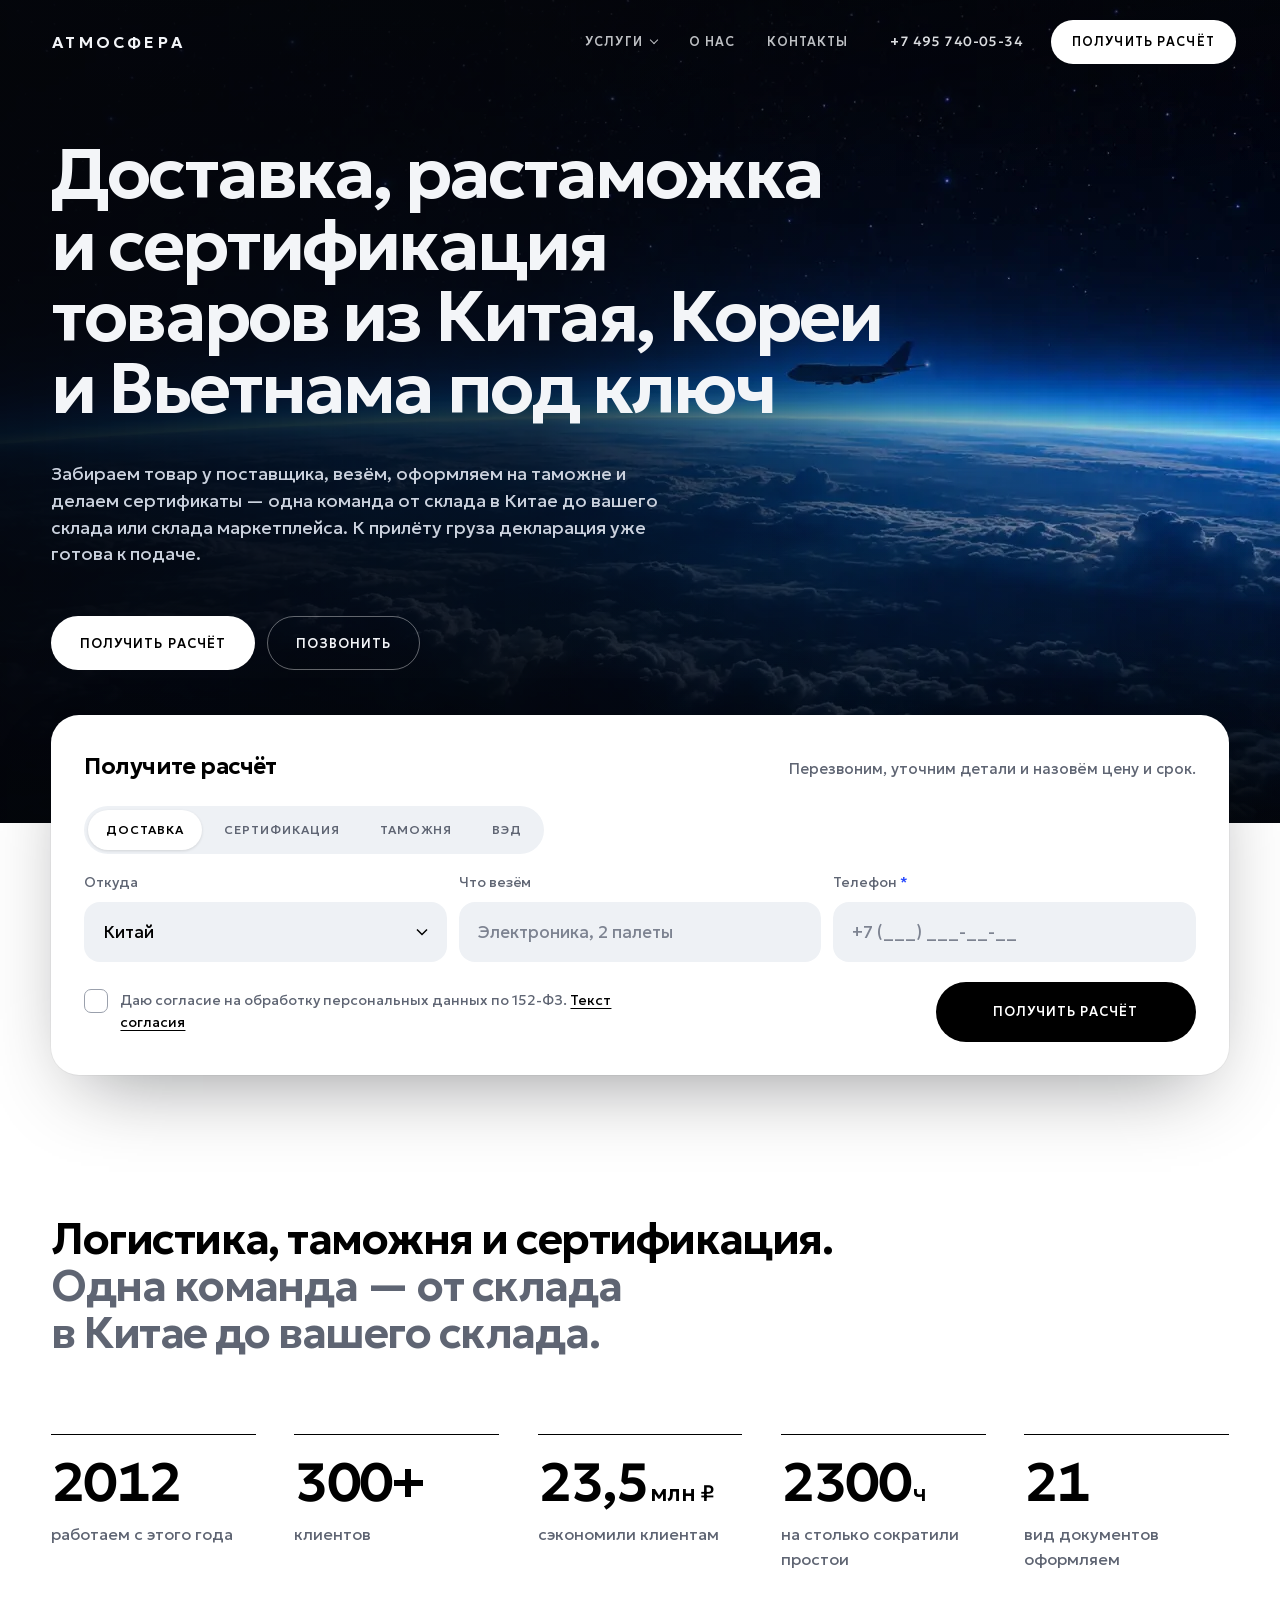
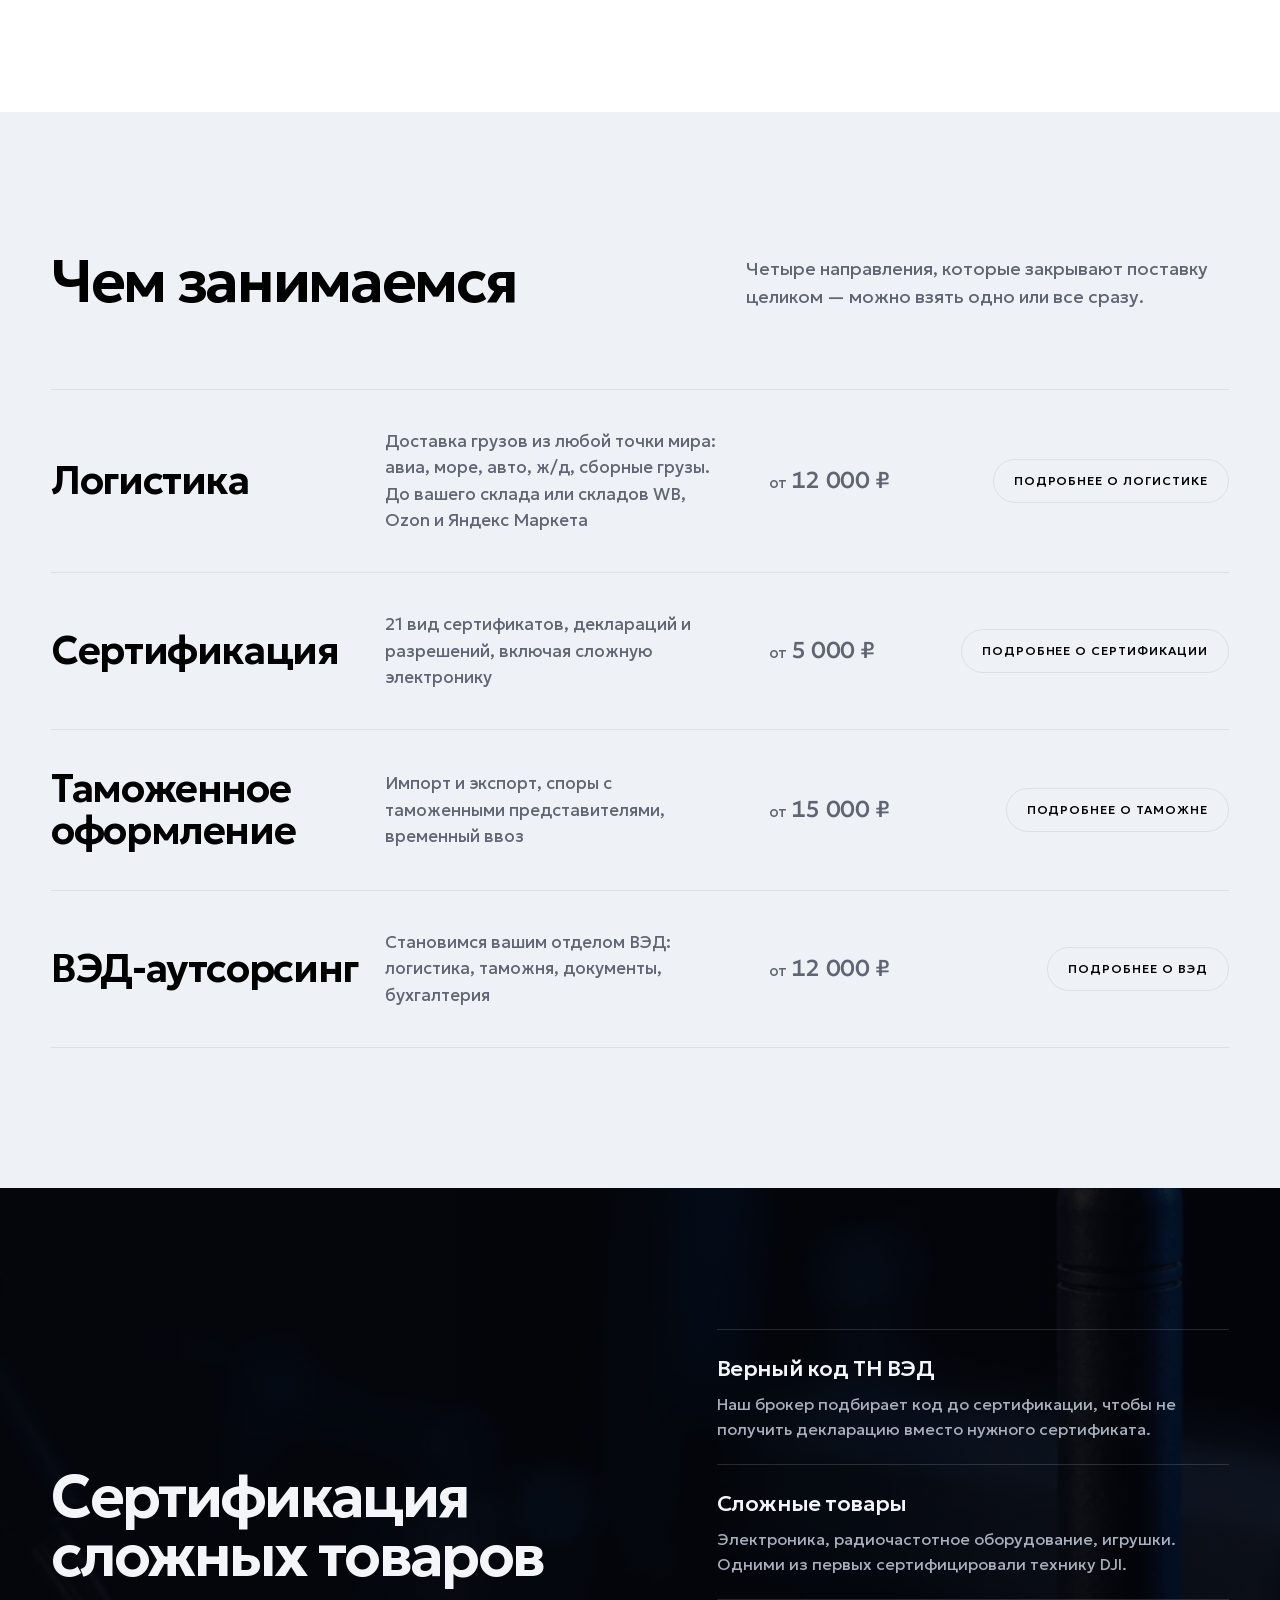
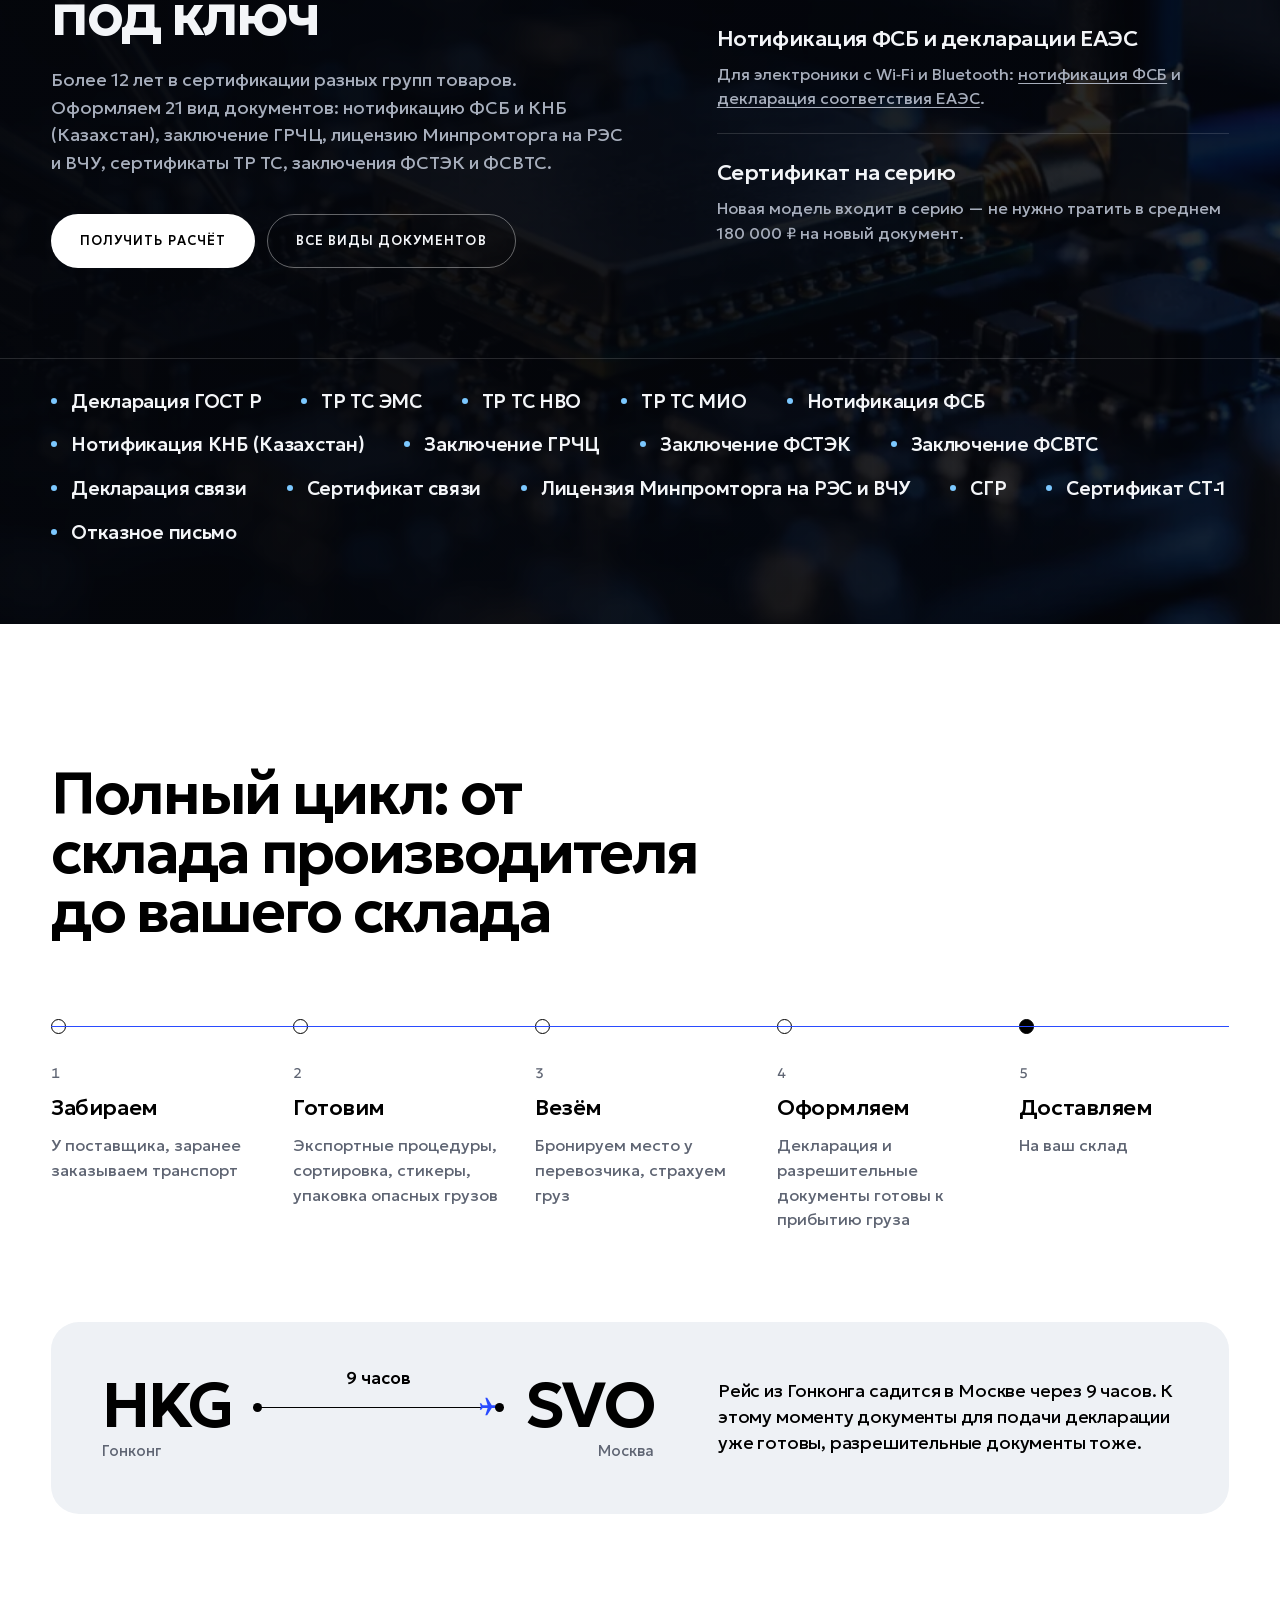
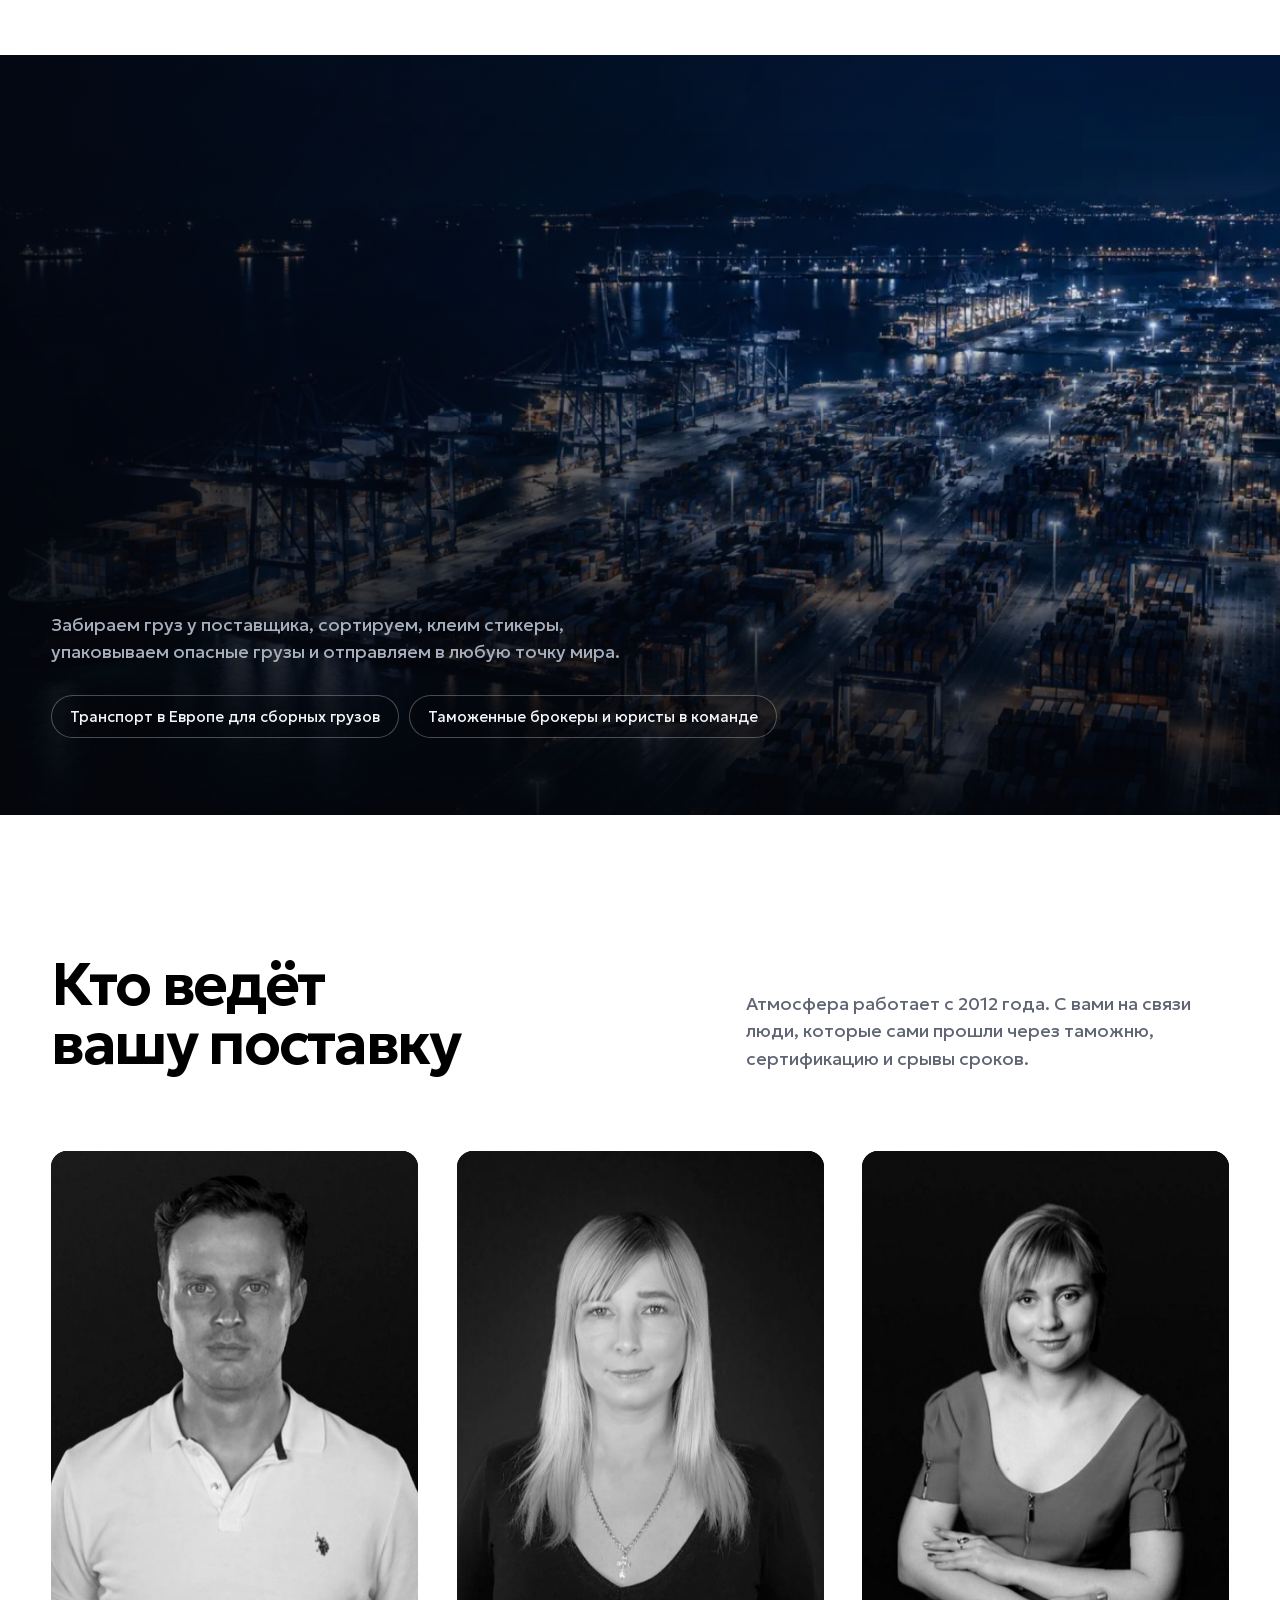
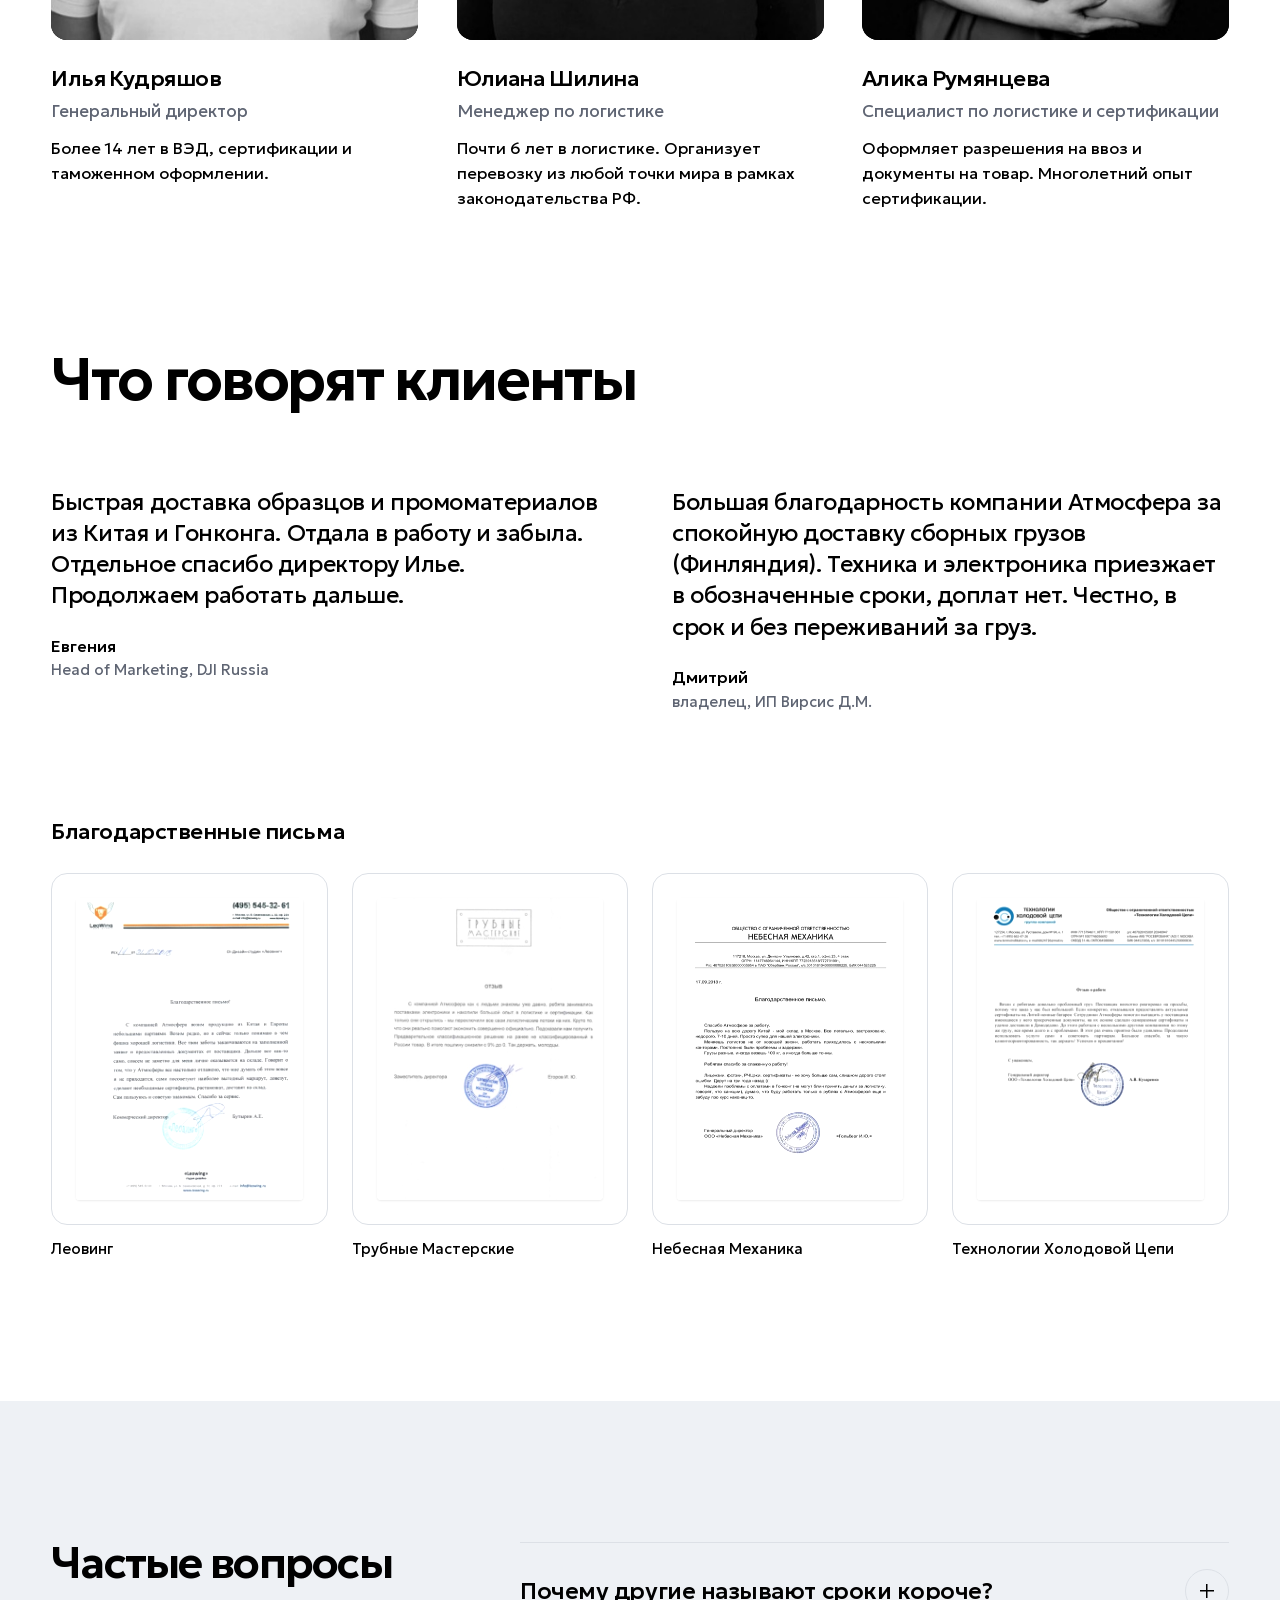
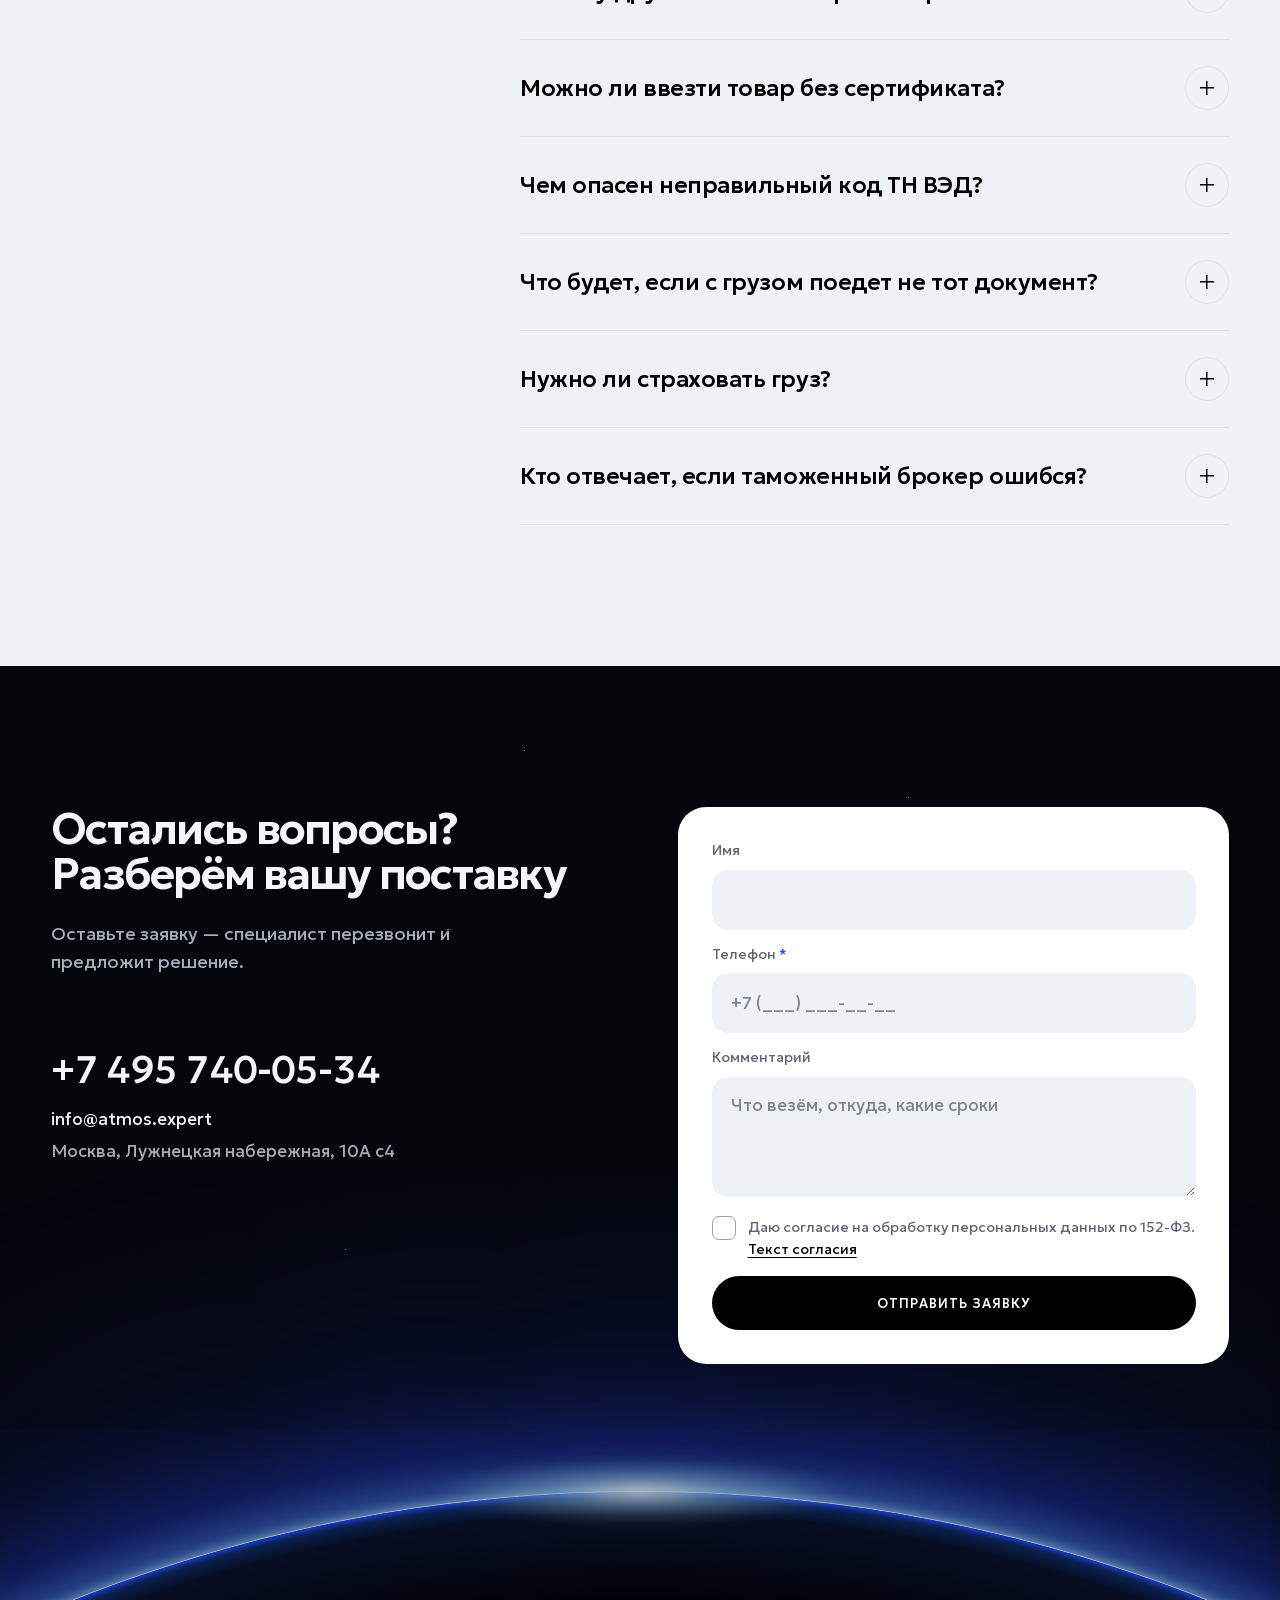
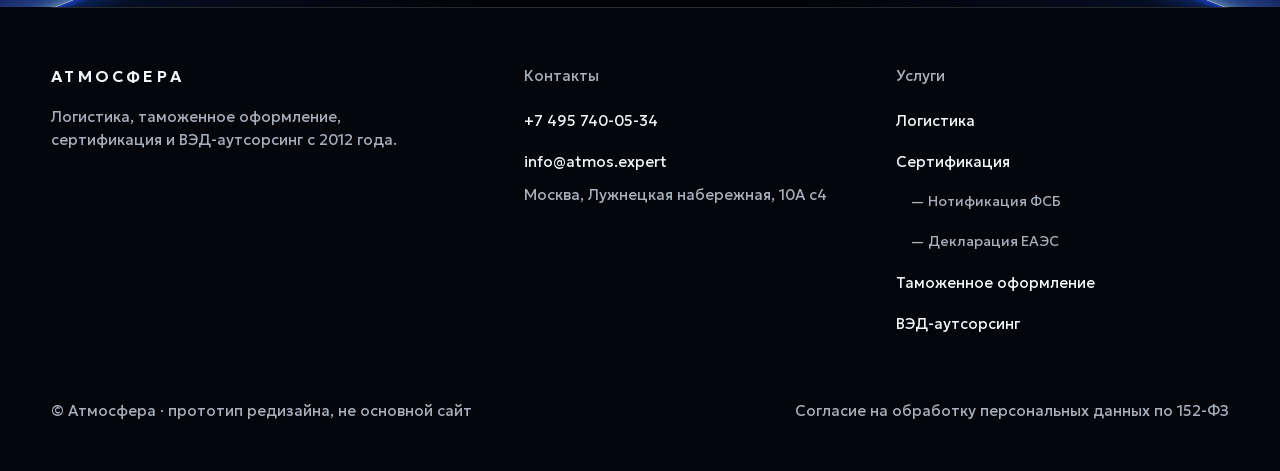
<file: index.html>
<!doctype html>
<html lang="ru">
<head>
<meta charset="utf-8">
<meta name="viewport" content="width=device-width, initial-scale=1">
<title>Доставка из Китая, растаможка, сертификация — Атмосфера</title>
<meta name="description" content="Доставка грузов из Китая, Кореи и Вьетнама, таможенное оформление и сертификация под ключ. Для бизнеса и селлеров WB, Ozon, Яндекс Маркета. С 2012 года, Москва.">
<meta name="robots" content="noindex, nofollow">
<meta name="theme-color" content="#04060B">
<link rel="icon" href="data:image/svg+xml,%3Csvg xmlns=%27http://www.w3.org/2000/svg%27 viewBox=%270 0 64 64%27%3E%3Crect width=%2764%27 height=%2764%27 rx=%2714%27 fill=%27%2304060B%27/%3E%3Cpath d=%27M8 46 Q32 30 56 46%27 stroke=%27%237CC8FF%27 stroke-width=%274%27 fill=%27none%27/%3E%3C/svg%3E">
<meta property="og:type" content="website">
<meta property="og:title" content="Доставка грузов из Китая, таможенное оформление и сертификация под ключ — Атмосфера">
<meta property="og:site_name" content="Атмосфера">
<link rel="canonical" href="https://atmos.expert/">
<meta property="og:url" content="https://atmos.expert/">
<meta property="og:description" content="Доставка грузов из Китая, Кореи и Вьетнама, таможенное оформление и сертификация под ключ. Для бизнеса и селлеров WB, Ozon, Яндекс Маркета. С 2012 года, Москва.">
<meta property="og:image" content="https://atmos.expert/assets/bg/plane-1600.jpg">
<meta property="og:locale" content="ru_RU">
<meta name="twitter:card" content="summary_large_image">
<link rel="preload" href="assets/fonts/geologica-cyrillic.woff2" as="font" type="font/woff2" crossorigin>
<link rel="stylesheet" href="assets/fonts/fonts.css">
<link rel="stylesheet" href="style.css">
<script>document.documentElement.classList.add('js');</script>
<script type="application/ld+json">{"@context": "https://schema.org", "@graph": [{"@type": ["Organization", "LocalBusiness"], "@id": "https://atmos.expert/#org", "name": "Атмосфера", "url": "https://atmos.expert/", "telephone": "+7 495 740-05-34", "email": "info@atmos.expert", "foundingDate": "2012", "address": {"@type": "PostalAddress", "streetAddress": "Лужнецкая набережная, 10А с4", "addressLocality": "Москва", "addressCountry": "RU"}, "description": "Логистика, таможенное оформление, сертификация продукции и ВЭД-аутсорсинг с 2012 года.", "areaServed": "RU"}, {"@type": "WebSite", "url": "https://atmos.expert/", "name": "Атмосфера", "publisher": {"@id": "https://atmos.expert/#org"}}, {"@type": "FAQPage", "mainEntity": [{"@type": "Question", "name": "Почему другие называют сроки короче?", "acceptedAnswer": {"@type": "Answer", "text": "Чтобы продать услугу, многие занижают сроки, а потом просят подождать «ещё недельку» — не учли букинг, погрузку, перегрузку. Мы сразу называем реальный срок и реальную стоимость."}}, {"@type": "Question", "name": "Можно ли ввезти товар без сертификата?", "acceptedAnswer": {"@type": "Answer", "text": "Да, через процедуру временного ввоза — для товаров, сертификация которых долгая и дорогая, например электроники с мощными радиопередатчиками. Подскажем, подходит ли она вам."}}, {"@type": "Question", "name": "Чем опасен неправильный код ТН ВЭД?", "acceptedAnswer": {"@type": "Answer", "text": "Таможня может пересмотреть классификацию в течение трёх лет после ввоза и доначислить пошлину — даже если товар уже продан. Наш брокер подбирает код до поставки, а сертификат делаем под этот код."}}, {"@type": "Question", "name": "Что будет, если с грузом поедет не тот документ?", "acceptedAnswer": {"@type": "Answer", "text": "Досмотр и простой: для груза от тонны это около 20 000 ₽ в сутки. Мы оставляем с грузом только коммерческий инвойс — на нём и ставят все печати."}}, {"@type": "Question", "name": "Нужно ли страховать груз?", "acceptedAnswer": {"@type": "Answer", "text": "Мы стараемся страховать все грузы: ставка обычно около 0,3% от стоимости инвойса — несравнимо с ценой кражи или порчи."}}, {"@type": "Question", "name": "Кто отвечает, если таможенный брокер ошибся?", "acceptedAnswer": {"@type": "Answer", "text": "Многие брокеры перекладывают ответственность на импортёра в договоре. Читайте договор: представитель должен отвечать за правильное декларирование и сопровождать вас в общении с таможней. Мы так и работаем."}}]}]}</script>
</head>
<body>
<a class="skip-link" href="#main">Перейти к содержанию</a>

<header class="site-header" data-header>
  <div class="wrap">
    <div class="header-inner">
    <a class="logo" href="index.html" aria-label="Атмосфера — на главную">АТМОСФЕРА</a>
    <nav class="main-nav" id="main-nav" aria-label="Основное меню">
      <ul class="nav-list">
        <li class="nav-services">
          <button class="nav-trigger" type="button" aria-expanded="false" aria-controls="services-panel" data-services>Услуги<span class="chev" aria-hidden="true"></span></button>
          <div class="services-panel" id="services-panel">
            <p class="services-label">Услуги</p>
            <ul class="services-grid">
            <li><a class="svc-link" href="logistika.html"><b>Логистика</b><span>Авиа, море, авто, ж/д, сборные грузы</span><em>от 12 000 ₽</em></a></li>
            <li><a class="svc-link" href="sertifikaciya.html"><b>Сертификация</b><span>21 вид сертификатов и разрешений</span><em>от 5 000 ₽</em></a></li>
            <li><a class="svc-link" href="tamozhennoe-oformlenie.html"><b>Таможенное оформление</b><span>Импорт, экспорт, временный ввоз</span><em>от 15 000 ₽</em></a></li>
            <li><a class="svc-link" href="ved.html"><b>ВЭД-аутсорсинг</b><span>Ваш отдел ВЭД под ключ</span><em>от 12 000 ₽</em></a></li>
            </ul>
            <div class="services-more"><span>Часто ищут</span><a href="notifikaciya-fsb.html">Нотификация ФСБ</a><a href="deklaraciya-eaes.html">Декларация ЕАЭС</a><a href="tamozhennoe-oformlenie.html#vremennyj-vvoz">Временный ввоз</a></div>
          </div>
        </li>
        <li><a class="nav-link" href="#team">О нас</a></li>
        <li><a class="nav-link" href="#contacts">Контакты</a></li>
      </ul>
      <div class="nav-actions">
        <a class="btn btn-light" href="#calc" data-to-phone>Получить расчёт</a>
        <a class="btn btn-outline-light" href="tel:+74957400534">Позвонить</a>
        <a class="nav-phone" href="tel:+74957400534">+7 495 740-05-34</a>
      </div>
    </nav>
    <a class="header-phone" href="tel:+74957400534">+7 495 740-05-34</a>
    <a class="btn btn-sm header-cta" href="#calc">Получить расчёт</a>
    <button class="burger" type="button" data-burger aria-controls="main-nav" aria-expanded="false" aria-label="Открыть меню"><span class="burger-lines"></span></button>
    </div>
  </div>
</header>

<main id="main">

  <section class="night hero hero--photo" aria-labelledby="hero-title">
    <div class="hero-media" aria-hidden="true"><picture><source type="image/webp" srcset="assets/bg/plane-828.webp 828w, assets/bg/plane-1280.webp 1280w, assets/bg/plane-1920.webp 1920w" sizes="100vw"><img src="assets/bg/plane-1600.jpg" alt="" width="1600" height="1067" fetchpriority="high" decoding="async"></picture></div>
    <span class="hero-end" data-hero-end aria-hidden="true"></span>
    <div class="wrap hero-inner">
      <div>
        <h1 id="hero-title" data-split>Доставка, растаможка и&nbsp;сертификация товаров из&nbsp;Китая, Кореи и&nbsp;Вьетнама под&nbsp;ключ</h1>
        <p class="hero-lead">Забираем товар у поставщика, везём, оформляем на таможне и делаем сертификаты — одна команда от склада в Китае до вашего склада или склада маркетплейса. К прилёту груза декларация уже готова к подаче.</p>
        <div class="hero-actions">
          <a class="btn btn-light" href="#calc" data-to-phone>Получить расчёт</a>
          <a class="btn btn-outline-light" href="tel:+74957400534">Позвонить</a>
        </div>
      </div>
    </div>
  </section>

  <section class="quote" id="calc" aria-labelledby="calc-title">
    <div class="wrap">
      <div class="quote-card">
        <div class="quote-head">
          <h2 id="calc-title">Получите расчёт</h2>
          <p>Перезвоним, уточним детали и назовём цену и срок.</p>
        </div>
        <form data-form novalidate>
          <div class="quote-tabs" role="tablist" aria-label="Что нужно" data-quote-tabs>
            <button type="button" role="tab" aria-selected="true" data-tab="Доставка груза">Доставка</button>
            <button type="button" role="tab" aria-selected="false" data-tab="Сертификация">Сертификация</button>
            <button type="button" role="tab" aria-selected="false" data-tab="Таможенное оформление">Таможня</button>
            <button type="button" role="tab" aria-selected="false" data-tab="ВЭД под ключ">ВЭД</button>
          </div>
          <div class="quote-grid quote-grid--tabs">
            <div class="field field--service">
              <label for="calc-service">Услуга</label>
              <select id="calc-service" name="service" data-service-select>
                <option>Доставка груза</option>
                <option>Таможенное оформление</option>
                <option>Сертификация</option>
                <option>ВЭД под ключ</option>
                <option>Пока не знаю</option>
              </select>
            </div>
            <div class="field field--from">
              <label for="calc-from">Откуда</label>
              <select id="calc-from" name="from">
                <option>Китай</option>
                <option>Гонконг</option>
                <option>Корея</option>
                <option>Вьетнам</option>
                <option>Европа</option>
                <option>США</option>
                <option>Другая страна</option>
              </select>
            </div>
            <div class="field">
              <label for="calc-cargo">Что везём</label>
              <input id="calc-cargo" name="cargo" type="text" placeholder="Электроника, 2 палеты" autocomplete="off">
            </div>
            <div class="field field--phone">
              <label for="calc-phone">Телефон <span class="req" aria-hidden="true">*</span></label>
              <input id="calc-phone" name="phone" type="tel" inputmode="tel" placeholder="+7 (___) ___-__-__" autocomplete="tel" required aria-describedby="calc-phone-error" data-phone>
              <span class="field-error" id="calc-phone-error" aria-live="polite"></span>
            </div>
          </div>
          <div class="quote-foot">
          <div class="consent">
            <input id="calc-consent" type="checkbox" name="consent" aria-describedby="calc-consent-error" data-consent>
            <label for="calc-consent">Даю согласие на обработку персональных данных по 152-ФЗ. <a href="#soglasie">Текст согласия</a></label>
            <span class="field-error" id="calc-consent-error" aria-live="polite"></span>
          </div>
          <button class="btn btn-dark" type="submit">Получить расчёт</button>
          </div>
        </form>
      </div>
    </div>
  </section>

  <section class="section manifest" id="about" aria-labelledby="manifest-title">
    <div class="wrap">
      <h2 class="manifest-text" id="manifest-title" data-reveal="title">Логистика, таможня и сертификация. <span>Одна команда — от склада в Китае до вашего склада.</span></h2>
      <div class="figures figures--strip">
        <div class="figure"><b>2012</b><p>работаем с этого года</p></div>
        <div class="figure"><b><span data-count="300">300</span>+</b><p>клиентов</p></div>
        <div class="figure"><b><span data-count="23.5" data-decimals="1">23,5</span><small>млн ₽</small></b><p>сэкономили клиентам</p></div>
        <div class="figure"><b><span data-count="2300">2300</span><small>ч</small></b><p>на столько сократили простои</p></div>
        <div class="figure"><b><span data-count="21">21</span></b><p>вид документов оформляем</p></div>
      </div>
    </div>
  </section>


  <section class="section section--mist" id="services" aria-labelledby="services-title">
    <div class="wrap">
      <div class="section-head section-head--split" data-reveal>
        <h2 id="services-title">Чем занимаемся</h2>
        <p>Четыре направления, которые закрывают поставку целиком — можно взять одно или все сразу.</p>
      </div>
      <div class="services">
        <article class="service" id="svc-logistics">
          <h3>Логистика</h3>
          <p>Доставка грузов из любой точки мира: авиа, море, авто, ж/д, сборные грузы. До вашего склада или складов WB, Ozon и Яндекс Маркета</p>
          <p class="price"><small>от</small>12 000 ₽</p>
          <a class="btn btn-sm btn-outline" href="logistika.html">Подробнее о логистике</a>
        </article>
        <article class="service" id="svc-cert">
          <h3>Сертификация</h3>
          <p>21 вид сертификатов, деклараций и разрешений, включая сложную электронику</p>
          <p class="price"><small>от</small>5 000 ₽</p>
          <a class="btn btn-sm btn-outline" href="sertifikaciya.html">Подробнее о сертификации</a>
        </article>
        <article class="service" id="svc-customs">
          <h3>Таможенное оформление</h3>
          <p>Импорт и экспорт, споры с таможенными представителями, временный ввоз</p>
          <p class="price"><small>от</small>15 000 ₽</p>
          <a class="btn btn-sm btn-outline" href="tamozhennoe-oformlenie.html">Подробнее о таможне</a>
        </article>
        <article class="service" id="svc-ved">
          <h3><span class="nowrap">ВЭД-аутсорсинг</span></h3>
          <p>Становимся вашим отделом ВЭД: логистика, таможня, документы, бухгалтерия</p>
          <p class="price"><small>от</small>12 000 ₽</p>
          <a class="btn btn-sm btn-outline" href="ved.html">Подробнее о ВЭД</a>
        </article>
      </div>
    </div>
  </section>

  <section class="cert-block" id="certification" aria-labelledby="cert-title">
    <div class="cert-block-media" aria-hidden="true" data-parallax><picture><source type="image/webp" srcset="assets/bg/lab-828.webp 828w, assets/bg/lab-1280.webp 1280w, assets/bg/lab-1920.webp 1920w" sizes="100vw"><img src="assets/bg/lab-1600.jpg" alt="" width="1600" height="1067" loading="lazy" decoding="async"></picture></div>
    <div class="wrap">
      <div class="cert-grid">
        <div data-reveal>
          <h2 id="cert-title">Сертификация сложных товаров под ключ</h2>
          <p class="lead">Более 12 лет в сертификации разных групп товаров. Оформляем 21 вид документов: нотификацию ФСБ и КНБ (Казахстан), заключение ГРЧЦ, лицензию Минпромторга на РЭС и ВЧУ, сертификаты ТР ТС, заключения ФСТЭК и ФСВТС.</p>
          <div class="hero-actions">
            <a class="btn btn-light" href="#calc" data-service="Сертификация" data-to-phone>Получить расчёт</a>
            <a class="btn btn-outline-light" href="sertifikaciya.html">Все виды документов</a>
          </div>
        </div>
        <ul class="cert-points" data-reveal>
          <li><b>Верный код ТН ВЭД</b><span>Наш брокер подбирает код до сертификации, чтобы не получить декларацию вместо нужного сертификата.</span></li>
          <li><b>Сложные товары</b><span>Электроника, радиочастотное оборудование, игрушки. Одними из первых сертифицировали технику DJI.</span></li>
          <li><b>Нотификация ФСБ и декларации ЕАЭС</b><span>Для электроники с Wi‑Fi и Bluetooth: <a href="notifikaciya-fsb.html">нотификация ФСБ</a> и <a href="deklaraciya-eaes.html">декларация соответствия ЕАЭС</a>.</span></li>
          <li><b>Сертификат на серию</b><span>Новая модель входит в серию — не нужно тратить в среднем 180 000 ₽ на новый документ.</span></li>
        </ul>
      </div>
    </div>
    <div class="wrap ticker">
      <ul aria-label="Документы, которые оформляем чаще всего">
        <li><a href="deklaraciya-eaes.html">Декларация ГОСТ Р</a></li><li><a href="deklaraciya-eaes.html">ТР ТС ЭМС</a></li><li><a href="deklaraciya-eaes.html">ТР ТС НВО</a></li><li><a href="deklaraciya-eaes.html">ТР ТС МИО</a></li><li><a href="notifikaciya-fsb.html">Нотификация ФСБ</a></li><li><a href="sertifikaciya.html">Нотификация КНБ (Казахстан)</a></li><li><a href="sertifikaciya.html#docs">Заключение ГРЧЦ</a></li><li><a href="sertifikaciya.html">Заключение ФСТЭК</a></li><li><a href="sertifikaciya.html">Заключение ФСВТС</a></li><li><a href="sertifikaciya.html#docs">Декларация связи</a></li><li><a href="sertifikaciya.html#docs">Сертификат связи</a></li><li><a href="sertifikaciya.html#docs">Лицензия Минпромторга на РЭС и ВЧУ</a></li><li><a href="sertifikaciya.html#docs">СГР</a></li><li><a href="sertifikaciya.html#docs">Сертификат СТ-1</a></li><li><a href="sertifikaciya.html#docs">Отказное письмо</a></li>
      </ul>
    </div>
  </section>

  <section class="section" id="route" aria-labelledby="route-title">
    <div class="wrap">
      <div class="section-head" data-reveal>
        <h2 id="route-title">Полный цикл: от склада производителя до вашего склада</h2>
      </div>
      <ol class="steps">
        <li class="step"><span class="step-n">1</span><h3>Забираем</h3><p>У поставщика, заранее заказываем транспорт</p></li>
        <li class="step"><span class="step-n">2</span><h3>Готовим</h3><p>Экспортные процедуры, сортировка, стикеры, упаковка опасных грузов</p></li>
        <li class="step"><span class="step-n">3</span><h3>Везём</h3><p>Бронируем место у перевозчика, страхуем груз</p></li>
        <li class="step"><span class="step-n">4</span><h3>Оформляем</h3><p>Декларация и разрешительные документы готовы к прибытию груза</p></li>
        <li class="step"><span class="step-n">5</span><h3>Доставляем</h3><p>На ваш склад</p></li>
      </ol>

      <div class="flight">
        <div class="flight-line" role="group" aria-label="Гонконг — Москва, 9 часов в воздухе">
          <div class="flight-city"><b>HKG</b><span>Гонконг</span></div>
          <div class="flight-track"><span>9 часов</span><i class="flight-plane" aria-hidden="true"><svg viewBox="0 0 24 24"><path fill="currentColor" d="M21 16v-2l-8-5V3.5a1.5 1.5 0 0 0-3 0V9l-8 5v2l8-2.5V19l-2 1.5V22l3.5-1 3.5 1v-1.5L13 19v-5.5z" transform="rotate(90 12 12)"/></svg></i></div>
          <div class="flight-city"><b>SVO</b><span>Москва</span></div>
        </div>
        <p>Рейс из Гонконга садится в Москве через 9 часов. К этому моменту документы для подачи декларации уже готовы, разрешительные документы тоже.</p>
      </div>

    </div>
  </section>

  <section class="photo-band" aria-labelledby="band-title">
    <div class="photo-band-media" aria-hidden="true" data-parallax><picture><source type="image/webp" srcset="assets/bg/port-828.webp 828w, assets/bg/port-1280.webp 1280w, assets/bg/port-1920.webp 1920w" sizes="100vw"><img src="assets/bg/port-1600.jpg" alt="" width="1600" height="1067" loading="lazy" decoding="async"></picture></div>
    <div class="wrap" data-reveal>
      <h2 id="band-title">Склады в Гонконге, Шанхае и Хошимине</h2>
      <p>Забираем груз у поставщика, сортируем, клеим стикеры, упаковываем опасные грузы и отправляем в любую точку мира.</p>
      <ul class="band-list">
        <li>Транспорт в Европе для сборных грузов</li>
        <li>Таможенные брокеры и юристы в команде</li>
      </ul>
    </div>
  </section>

  <section class="section" id="team" aria-labelledby="team-title">
    <div class="wrap">
      <div class="section-head section-head--split" data-reveal>
        <h2 id="team-title">Кто ведёт вашу поставку</h2>
        <p>Атмосфера работает с 2012 года. С вами на связи люди, которые сами прошли через таможню, сертификацию и срывы сроков.</p>
      </div>
      <div class="team">
        <article class="person">
          <img src="assets/team/ilya.jpg" alt="Илья Кудряшов" width="480" height="562" loading="lazy">
          <h3>Илья Кудряшов</h3>
          <p class="role">Генеральный директор</p>
          <p>Более 14 лет в ВЭД, сертификации и таможенном оформлении.</p>
        </article>
        <article class="person">
          <img src="assets/team/yuliana.jpg" alt="Юлиана Шилина" width="480" height="562" loading="lazy">
          <h3>Юлиана Шилина</h3>
          <p class="role">Менеджер по логистике</p>
          <p>Почти 6 лет в логистике. Организует перевозку из любой точки мира в рамках законодательства РФ.</p>
        </article>
        <article class="person">
          <img src="assets/team/alika.jpg" alt="Алика Румянцева" width="480" height="562" loading="lazy">
          <h3>Алика Румянцева</h3>
          <p class="role">Специалист по логистике и сертификации</p>
          <p>Оформляет разрешения на ввоз и документы на товар. Многолетний опыт сертификации.</p>
        </article>
      </div>
    </div>
  </section>

  <section class="section" id="reviews" aria-labelledby="reviews-title">
    <div class="wrap">
      <div class="section-head" data-reveal>
        <h2 id="reviews-title">Что говорят клиенты</h2>
      </div>
      <div class="quotes">
        <blockquote>
          <p>Быстрая доставка образцов и промоматериалов из Китая и Гонконга. Отдала в работу и забыла. Отдельное спасибо директору Илье. Продолжаем работать дальше.</p>
          <footer><b>Евгения</b>Head of Marketing, DJI Russia</footer>
        </blockquote>
        <blockquote>
          <p>Большая благодарность компании Атмосфера за спокойную доставку сборных грузов (Финляндия). Техника и электроника приезжает в обозначенные сроки, доплат нет. Честно, в срок и без переживаний за груз.</p>
          <footer><b>Дмитрий</b>владелец, ИП Вирсис Д.М.</footer>
        </blockquote>
      </div>

      <h3 class="letters-title">Благодарственные письма</h3>
      <div class="letters">
        <button class="letter" type="button" data-lightbox="assets/reviews/leoving.jpg" data-caption="Леовинг" data-alt="Благодарственное письмо от компании Леовинг" aria-label="Открыть письмо: Леовинг">
          <span class="letter-sheet"><img src="assets/reviews/thumb-leoving.jpg" alt="" width="480" height="633" loading="lazy"></span>
          <span class="letter-name">Леовинг</span>
        </button>
        <button class="letter" type="button" data-lightbox="assets/reviews/trubnye.jpg" data-caption="Трубные Мастерские" data-alt="Отзыв компании Трубные Мастерские" aria-label="Открыть письмо: Трубные Мастерские">
          <span class="letter-sheet"><img src="assets/reviews/thumb-trubnye.jpg" alt="" width="480" height="687" loading="lazy"></span>
          <span class="letter-name">Трубные Мастерские</span>
        </button>
        <button class="letter" type="button" data-lightbox="assets/reviews/nebesnaya.jpg" data-caption="Небесная Механика" data-alt="Благодарственное письмо от компании Небесная Механика" aria-label="Открыть письмо: Небесная Механика">
          <span class="letter-sheet"><img src="assets/reviews/thumb-nebesnaya.jpg" alt="" width="480" height="581" loading="lazy"></span>
          <span class="letter-name">Небесная Механика</span>
        </button>
        <button class="letter" type="button" data-lightbox="assets/reviews/thc.jpg" data-caption="Технологии Холодовой Цепи" data-alt="Отзыв компании Технологии Холодовой Цепи" aria-label="Открыть письмо: Технологии Холодовой Цепи">
          <span class="letter-sheet"><img src="assets/reviews/thumb-thc.jpg" alt="" width="480" height="678" loading="lazy"></span>
          <span class="letter-name">Технологии Холодовой Цепи</span>
        </button>
      </div>
    </div>
  </section>

  <section class="section section--mist" id="faq" aria-labelledby="faq-title">
    <div class="wrap faq-layout">
      <div class="section-head" data-reveal>
        <h2 id="faq-title">Частые вопросы</h2>
      </div>
      <div class="faq" data-accordion>
        <details>
          <summary>Почему другие называют сроки короче?</summary>
          <div class="answer"><p>Чтобы продать услугу, многие занижают сроки, а потом просят подождать «ещё недельку» — не учли букинг, погрузку, перегрузку. Мы сразу называем реальный срок и реальную стоимость.</p></div>
        </details>
        <details>
          <summary>Можно ли ввезти товар без сертификата?</summary>
          <div class="answer"><p>Да, через процедуру временного ввоза — для товаров, сертификация которых долгая и дорогая, например электроники с мощными радиопередатчиками. Подскажем, подходит ли она вам.</p></div>
        </details>
        <details>
          <summary>Чем опасен неправильный код ТН ВЭД?</summary>
          <div class="answer"><p>Таможня может пересмотреть классификацию в течение трёх лет после ввоза и доначислить пошлину — даже если товар уже продан. Наш брокер подбирает код до поставки, а сертификат делаем под этот код.</p></div>
        </details>
        <details>
          <summary>Что будет, если с грузом поедет не тот документ?</summary>
          <div class="answer"><p>Досмотр и простой: для груза от тонны это около 20 000 ₽ в сутки. Мы оставляем с грузом только коммерческий инвойс — на нём и ставят все печати.</p></div>
        </details>
        <details>
          <summary>Нужно ли страховать груз?</summary>
          <div class="answer"><p>Мы стараемся страховать все грузы: ставка обычно около 0,3% от стоимости инвойса — несравнимо с ценой кражи или порчи.</p></div>
        </details>
        <details>
          <summary>Кто отвечает, если таможенный брокер ошибся?</summary>
          <div class="answer"><p>Многие брокеры перекладывают ответственность на импортёра в договоре. Читайте договор: представитель должен отвечать за правильное декларирование и сопровождать вас в общении с таможней. Мы так и работаем.</p></div>
        </details>
      </div>
    </div>
  </section>

  <section class="night final" id="contacts" aria-labelledby="final-title">
    <div class="planet" aria-hidden="true"></div>
    <div class="wrap final-grid">
      <div>
        <h2 id="final-title">Остались вопросы? Разберём вашу поставку</h2>
        <p class="final-lead">Оставьте заявку — специалист перезвонит и предложит решение.</p>
        <div class="final-contacts">
          <a class="big-phone" href="tel:+74957400534">+7 495 740-05-34</a>
          <a href="mailto:info@atmos.expert">info@atmos.expert</a>
          <span>Москва, Лужнецкая набережная, 10А с4</span>
        </div>
      </div>
      <div class="quote-card">
        <form class="final-form" data-form novalidate>
          <div class="field">
            <label for="final-name">Имя</label>
            <input id="final-name" name="name" type="text" autocomplete="name">
          </div>
          <div class="field">
            <label for="final-phone">Телефон <span class="req" aria-hidden="true">*</span></label>
            <input id="final-phone" name="phone" type="tel" inputmode="tel" placeholder="+7 (___) ___-__-__" autocomplete="tel" required aria-describedby="final-phone-error" data-phone>
            <span class="field-error" id="final-phone-error" aria-live="polite"></span>
          </div>
          <div class="field">
            <label for="final-comment">Комментарий</label>
            <textarea id="final-comment" name="comment" placeholder="Что везём, откуда, какие сроки"></textarea>
          </div>
          <div class="consent">
            <input id="final-consent" type="checkbox" name="consent" aria-describedby="final-consent-error" data-consent>
            <label for="final-consent">Даю согласие на обработку персональных данных по 152-ФЗ. <a href="#soglasie">Текст согласия</a></label>
            <span class="field-error" id="final-consent-error" aria-live="polite"></span>
          </div>
          <button class="btn btn-dark" type="submit">Отправить заявку</button>
        </form>
      </div>
    </div>
  </section>

</main>

<footer class="site-footer">
  <div class="wrap">
    <div class="footer-grid">
      <div>
        <a class="logo" href="index.html">АТМОСФЕРА</a>
        <p class="footer-about">Логистика, таможенное оформление, сертификация и <span class="nowrap">ВЭД-аутсорсинг</span> с 2012 года.</p>
      </div>
      <div>
        <h2>Контакты</h2>
        <ul>
          <li><a href="tel:+74957400534">+7 495 740-05-34</a></li>
          <li><a href="mailto:info@atmos.expert">info@atmos.expert</a></li>
          <li>Москва, Лужнецкая набережная, 10А с4</li>
        </ul>
      </div>
      <div>
        <h2>Услуги</h2>
        <ul>
          <li><a href="logistika.html">Логистика</a></li>
          <li><a href="sertifikaciya.html">Сертификация</a></li>
          <li class="sub"><a href="notifikaciya-fsb.html">Нотификация ФСБ</a></li>
          <li class="sub"><a href="deklaraciya-eaes.html">Декларация ЕАЭС</a></li>
          <li><a href="tamozhennoe-oformlenie.html">Таможенное оформление</a></li>
          <li><a href="ved.html"><span class="nowrap">ВЭД-аутсорсинг</span></a></li>
        </ul>
      </div>
    </div>
    <div class="footer-bottom">
      <span>© Атмосфера · прототип редизайна, не основной сайт</span>
      <span id="soglasie">Согласие на обработку персональных данных по 152-ФЗ</span>
    </div>
  </div>
</footer>

<nav class="mobile-bar" aria-label="Быстрая связь">
  <a class="btn btn-outline-light" href="tel:+74957400534">Позвонить</a>
  <a class="btn btn-light" href="#calc" data-to-phone>Получить расчёт</a>
</nav>

<dialog class="lightbox" id="lightbox" aria-label="Благодарственное письмо">
  <div class="lightbox-inner">
    <button class="lightbox-close" type="button" data-lightbox-close>Закрыть</button>
    <img alt="" data-lightbox-img>
    <p class="lightbox-caption" data-lightbox-caption></p>
  </div>
</dialog>

<script src="app.js"></script>
</body>
</html>
</file>
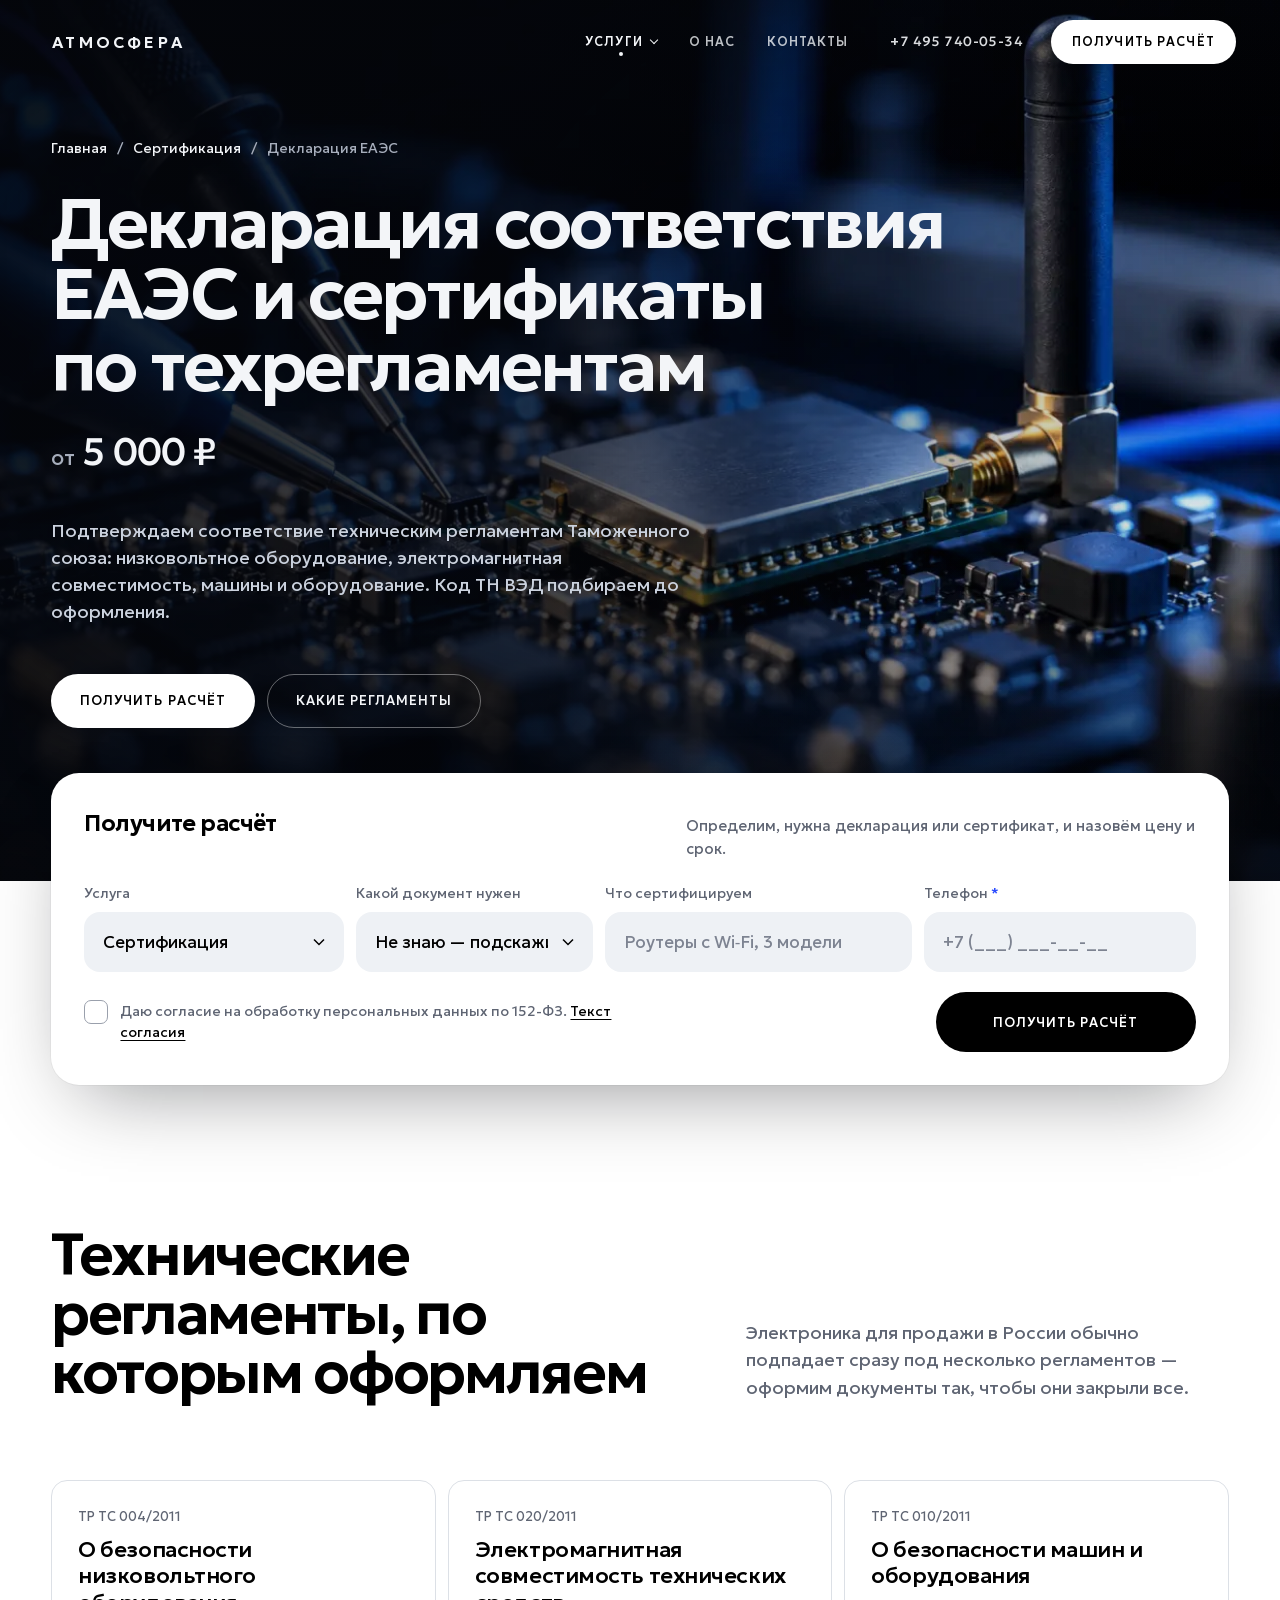
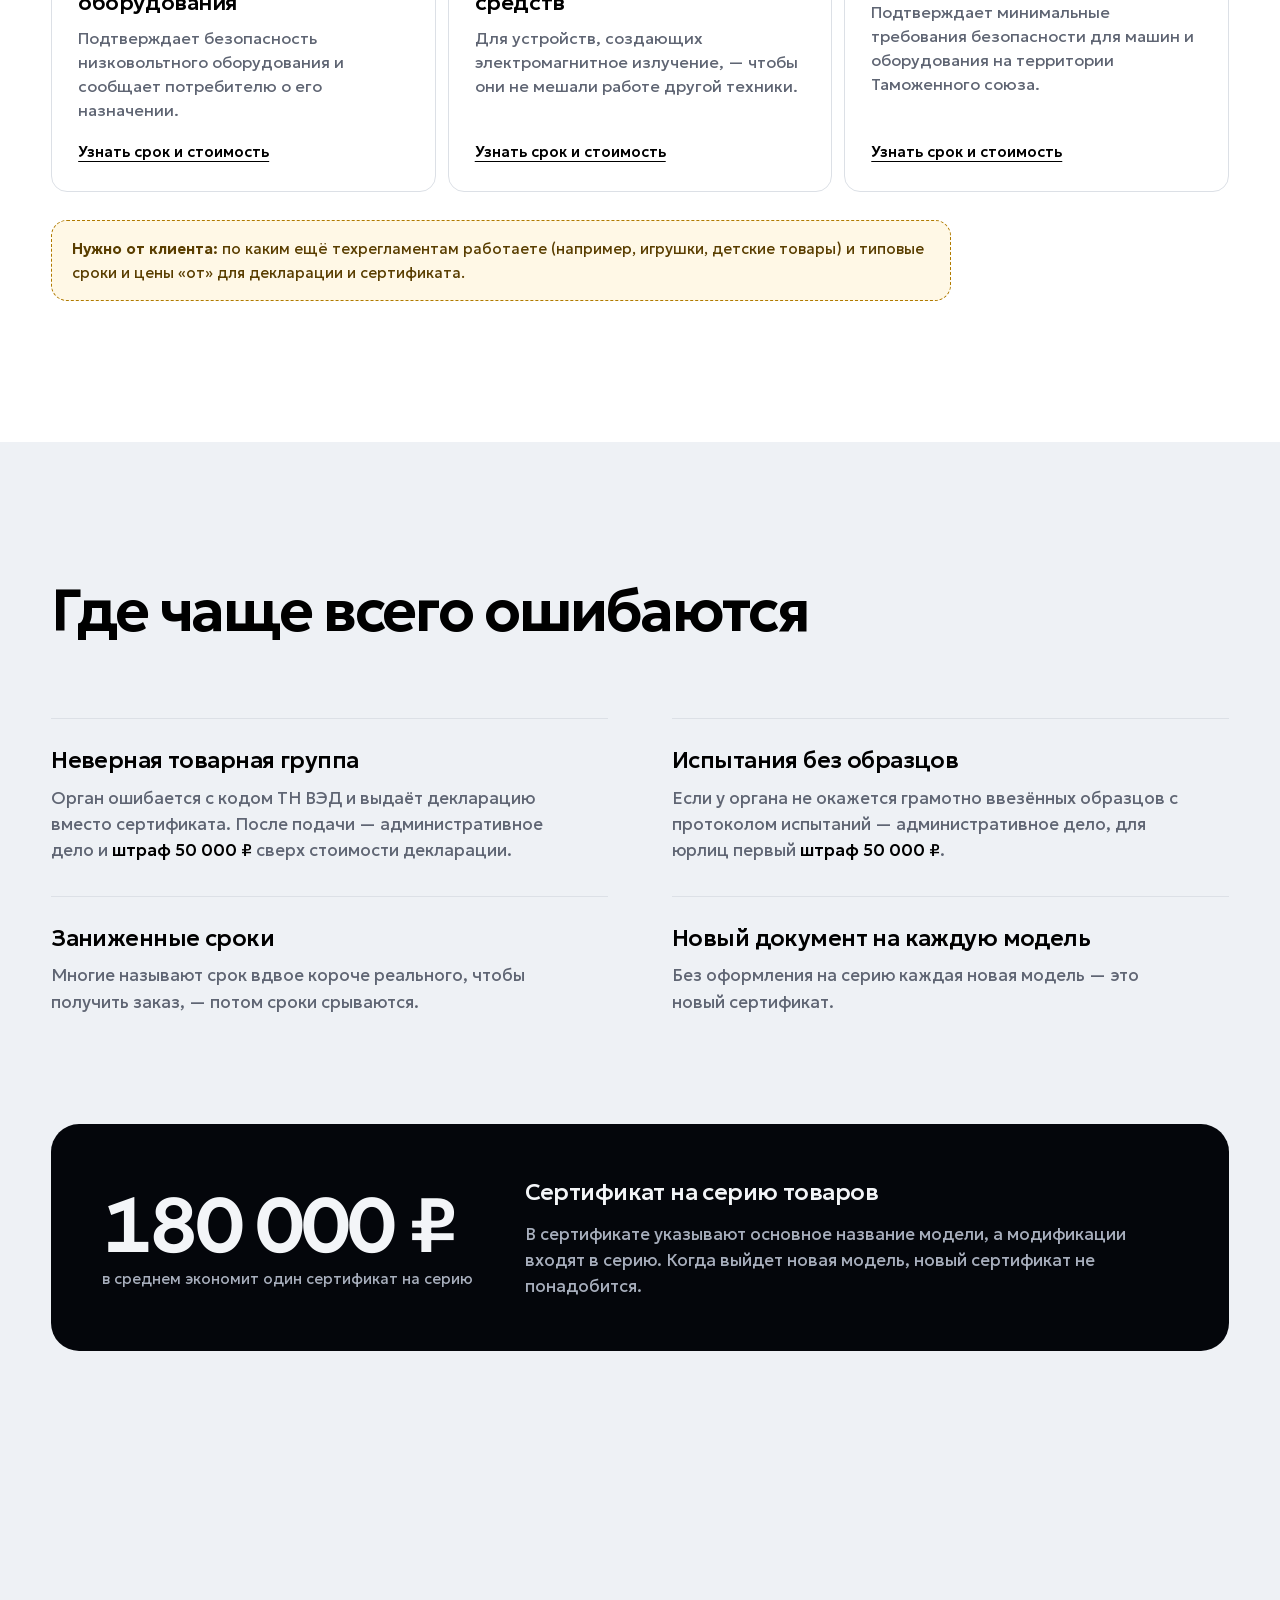
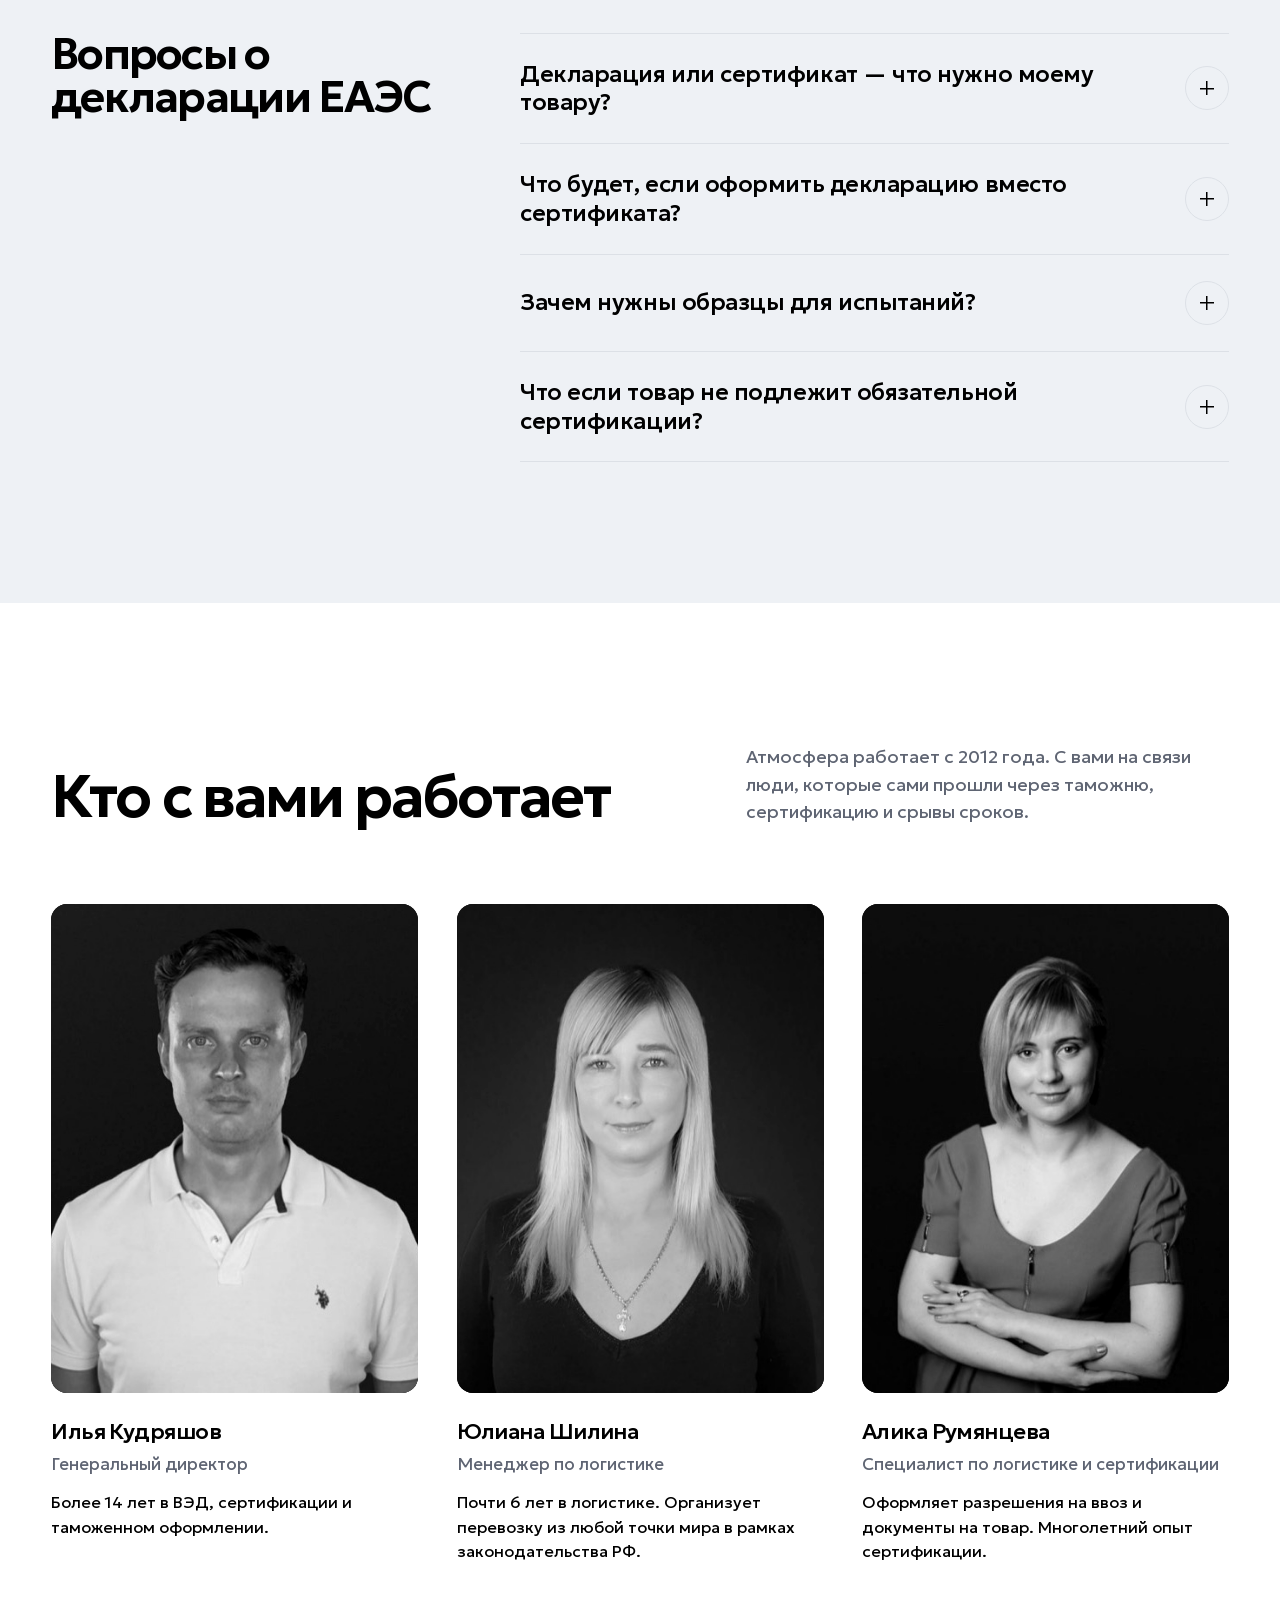
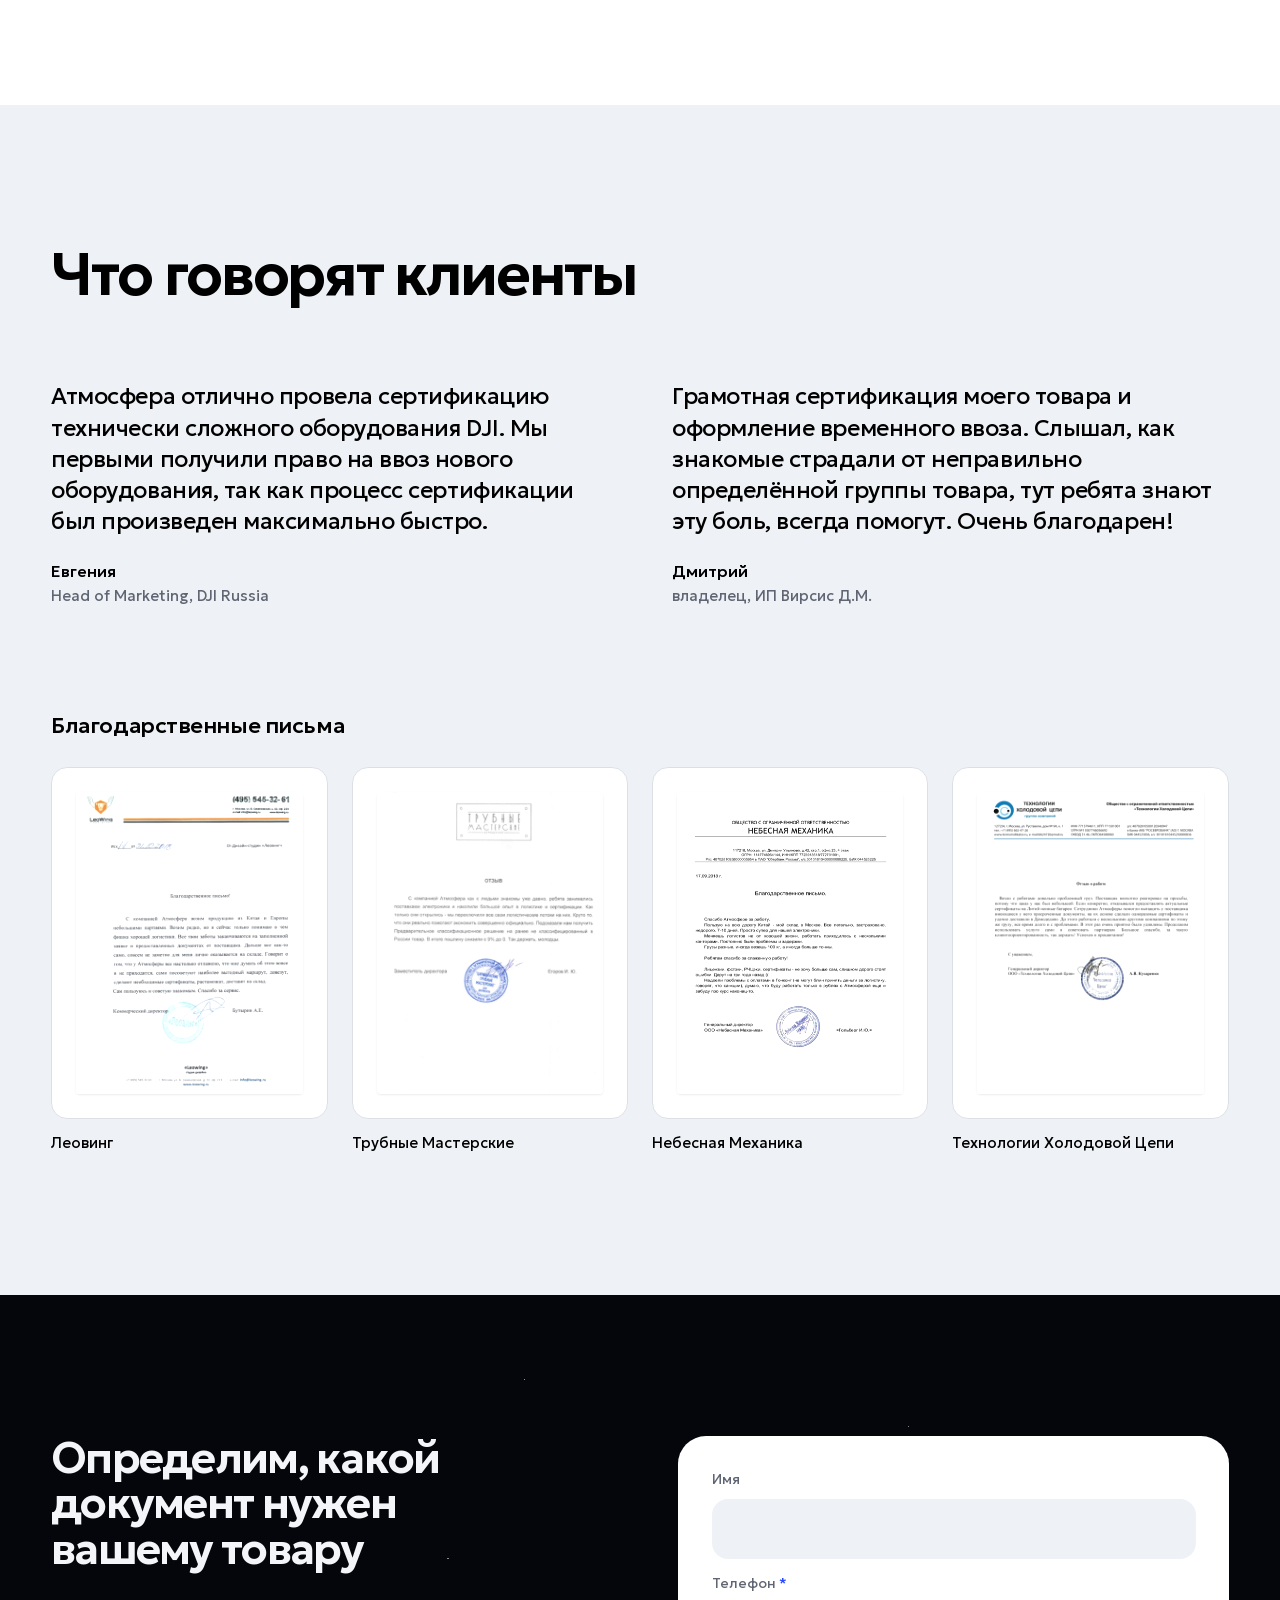
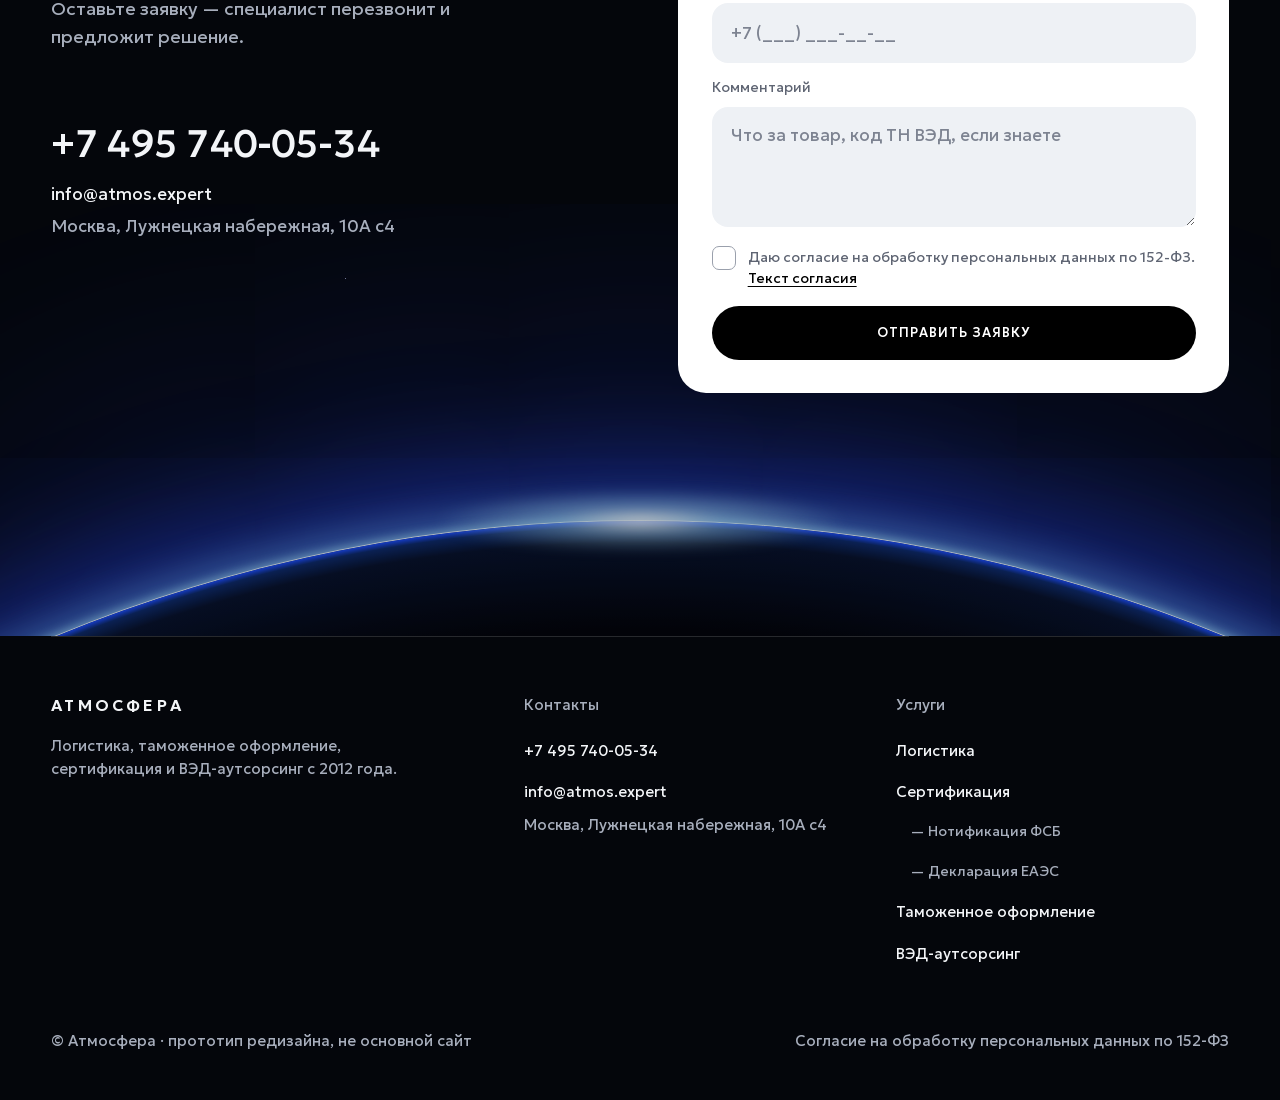
<file: deklaraciya-eaes.html>
<!doctype html>
<html lang="ru">
<head>
<meta charset="utf-8">
<meta name="viewport" content="width=device-width, initial-scale=1">
<title>Декларация соответствия ЕАЭС от 5 000 ₽ — Атмосфера</title>
<meta name="description" content="Декларации ЕАЭС и сертификаты ТР ТС 004, 020, 010/2011 от 5 000 ₽. Подбираем код ТН ВЭД, работаем с лабораториями, оформляем на серию.">
<meta name="robots" content="noindex, nofollow">
<meta name="theme-color" content="#04060B">
<link rel="icon" href="data:image/svg+xml,%3Csvg xmlns=%27http://www.w3.org/2000/svg%27 viewBox=%270 0 64 64%27%3E%3Crect width=%2764%27 height=%2764%27 rx=%2714%27 fill=%27%2304060B%27/%3E%3Cpath d=%27M8 46 Q32 30 56 46%27 stroke=%27%237CC8FF%27 stroke-width=%274%27 fill=%27none%27/%3E%3C/svg%3E">
<meta property="og:type" content="website">
<meta property="og:title" content="Декларация соответствия ЕАЭС под ключ — Атмосфера">
<meta property="og:site_name" content="Атмосфера">
<link rel="canonical" href="https://atmos.expert/certification/deklaraciya-eaes/">
<meta property="og:url" content="https://atmos.expert/certification/deklaraciya-eaes/">
<meta property="og:description" content="Декларации ЕАЭС и сертификаты ТР ТС 004, 020, 010/2011 от 5 000 ₽. Подбираем код ТН ВЭД, работаем с лабораториями, оформляем на серию.">
<meta property="og:image" content="https://atmos.expert/assets/bg/lab-1600.jpg">
<meta property="og:locale" content="ru_RU">
<meta name="twitter:card" content="summary_large_image">
<link rel="preload" href="assets/fonts/geologica-cyrillic.woff2" as="font" type="font/woff2" crossorigin>
<link rel="stylesheet" href="assets/fonts/fonts.css">
<link rel="stylesheet" href="style.css">
<script>document.documentElement.classList.add('js');</script>
<script type="application/ld+json">{"@context": "https://schema.org", "@graph": [{"@type": ["Organization", "LocalBusiness"], "@id": "https://atmos.expert/#org", "name": "Атмосфера", "url": "https://atmos.expert/", "telephone": "+7 495 740-05-34", "email": "info@atmos.expert", "foundingDate": "2012", "address": {"@type": "PostalAddress", "streetAddress": "Лужнецкая набережная, 10А с4", "addressLocality": "Москва", "addressCountry": "RU"}, "description": "Логистика, таможенное оформление, сертификация продукции и ВЭД-аутсорсинг с 2012 года.", "areaServed": "RU"}, {"@type": "Service", "name": "Декларация соответствия ЕАЭС и сертификаты ТР ТС", "url": "https://atmos.expert/certification/deklaraciya-eaes/", "description": "Подтверждение соответствия техническим регламентам Таможенного союза.", "provider": {"@id": "https://atmos.expert/#org"}, "areaServed": "RU", "offers": {"@type": "Offer", "priceCurrency": "RUB", "priceSpecification": {"@type": "PriceSpecification", "minPrice": 5000, "priceCurrency": "RUB"}}}, {"@type": "BreadcrumbList", "itemListElement": [{"@type": "ListItem", "position": 1, "name": "Главная", "item": "https://atmos.expert/"}, {"@type": "ListItem", "position": 2, "name": "Сертификация", "item": "https://atmos.expert/certification/"}, {"@type": "ListItem", "position": 3, "name": "Декларация ЕАЭС", "item": "https://atmos.expert/certification/deklaraciya-eaes/"}]}, {"@type": "FAQPage", "mainEntity": [{"@type": "Question", "name": "Декларация или сертификат — что нужно моему товару?", "acceptedAnswer": {"@type": "Answer", "text": "Форму подтверждения соответствия определяют код ТН ВЭД и технический регламент. Поэтому начинаем с кода: его подбирает наш таможенный брокер, а документ делаем под него."}}, {"@type": "Question", "name": "Что будет, если оформить декларацию вместо сертификата?", "acceptedAnswer": {"@type": "Answer", "text": "Если таможня остановит на этапе подачи — потеряете стоимость декларации. Если ошибку обнаружат после — будет административное дело и штраф 50 000 ₽ для юрлица."}}, {"@type": "Question", "name": "Зачем нужны образцы для испытаний?", "acceptedAnswer": {"@type": "Answer", "text": "По сложным товарам — электронике, игрушкам, радиооборудованию — нужны испытания в лаборатории. Если при проверке у органа не окажется грамотно ввезённых образцов, административного дела не избежать."}}, {"@type": "Question", "name": "Что если товар не подлежит обязательной сертификации?", "acceptedAnswer": {"@type": "Answer", "text": "Оформим отказное письмо — оно подтверждает, что товар не подлежит обязательной сертификации и декларированию. Пригодится для покупателей и надзорных органов."}}]}]}</script>
</head>
<body>
<a class="skip-link" href="#main">Перейти к содержанию</a>

<header class="site-header" data-header>
  <div class="wrap">
    <div class="header-inner">
    <a class="logo" href="index.html" aria-label="Атмосфера — на главную">АТМОСФЕРА</a>
    <nav class="main-nav" id="main-nav" aria-label="Основное меню">
      <ul class="nav-list">
        <li class="nav-services is-current">
          <button class="nav-trigger" type="button" aria-expanded="false" aria-controls="services-panel" data-services>Услуги<span class="chev" aria-hidden="true"></span></button>
          <div class="services-panel" id="services-panel">
            <p class="services-label">Услуги</p>
            <ul class="services-grid">
            <li><a class="svc-link" href="logistika.html"><b>Логистика</b><span>Авиа, море, авто, ж/д, сборные грузы</span><em>от 12 000 ₽</em></a></li>
            <li><a class="svc-link" href="sertifikaciya.html" aria-current="true"><b>Сертификация</b><span>21 вид сертификатов и разрешений</span><em>от 5 000 ₽</em></a></li>
            <li><a class="svc-link" href="tamozhennoe-oformlenie.html"><b>Таможенное оформление</b><span>Импорт, экспорт, временный ввоз</span><em>от 15 000 ₽</em></a></li>
            <li><a class="svc-link" href="ved.html"><b>ВЭД-аутсорсинг</b><span>Ваш отдел ВЭД под ключ</span><em>от 12 000 ₽</em></a></li>
            </ul>
            <div class="services-more"><span>Часто ищут</span><a href="notifikaciya-fsb.html">Нотификация ФСБ</a><a href="deklaraciya-eaes.html" aria-current="page">Декларация ЕАЭС</a><a href="tamozhennoe-oformlenie.html#vremennyj-vvoz">Временный ввоз</a></div>
          </div>
        </li>
        <li><a class="nav-link" href="#team">О нас</a></li>
        <li><a class="nav-link" href="#contacts">Контакты</a></li>
      </ul>
      <div class="nav-actions">
        <a class="btn btn-light" href="#calc" data-to-phone>Получить расчёт</a>
        <a class="btn btn-outline-light" href="tel:+74957400534">Позвонить</a>
        <a class="nav-phone" href="tel:+74957400534">+7 495 740-05-34</a>
      </div>
    </nav>
    <a class="header-phone" href="tel:+74957400534">+7 495 740-05-34</a>
    <a class="btn btn-sm header-cta" href="#calc">Получить расчёт</a>
    <button class="burger" type="button" data-burger aria-controls="main-nav" aria-expanded="false" aria-label="Открыть меню"><span class="burger-lines"></span></button>
    </div>
  </div>
</header>

<main id="main">

  <section class="night hero hero--service hero--photo" aria-labelledby="hero-title" style="--media-pos: 35% 50%; --media-pos-m: 40% 50%">
    <div class="hero-media" aria-hidden="true"><picture><source type="image/webp" srcset="assets/bg/lab-828.webp 828w, assets/bg/lab-1280.webp 1280w, assets/bg/lab-1920.webp 1920w" sizes="100vw"><img src="assets/bg/lab-1600.jpg" alt="" width="1600" height="1067" fetchpriority="high" decoding="async"></picture></div>
    <div class="wrap hero-inner">
      <div>
        <nav class="crumbs" aria-label="Хлебные крошки"><a href="index.html">Главная</a><span aria-hidden="true">/</span><a href="sertifikaciya.html">Сертификация</a><span aria-hidden="true">/</span><span aria-current="page">Декларация ЕАЭС</span></nav>
        <h1 id="hero-title" data-split>Декларация соответствия ЕАЭС и&nbsp;сертификаты по&nbsp;техрегламентам</h1>
        <p class="hero-price"><small>от</small>5 000 ₽</p>
        <p class="hero-lead">Подтверждаем соответствие техническим регламентам Таможенного союза: низковольтное оборудование, электромагнитная совместимость, машины и оборудование. Код ТН ВЭД подбираем до оформления.</p>
        <div class="hero-actions">
          <a class="btn btn-light" href="#calc" data-to-phone>Получить расчёт</a>
          <a class="btn btn-outline-light" href="#regulations">Какие регламенты</a>
        </div>
      </div>
    </div>
  </section>

  <section class="quote" id="calc" aria-labelledby="calc-title">
    <div class="wrap">
      <div class="quote-card">
        <div class="quote-head">
          <h2 id="calc-title">Получите расчёт</h2>
          <p>Определим, нужна декларация или сертификат, и назовём цену и срок.</p>
        </div>
        <form data-form novalidate>
          <div class="quote-grid">
            <div class="field">
              <label for="calc-service">Услуга</label>
              <select id="calc-service" name="service" data-service-select>
                <option>Доставка груза</option>
                <option>Таможенное оформление</option>
                <option selected>Сертификация</option>
                <option>ВЭД под ключ</option>
                <option>Пока не знаю</option>
              </select>
            </div>
            <div class="field">
              <label for="calc-doc">Какой документ нужен</label>
              <select id="calc-doc" name="document" data-doc-select>
                <option selected>Не знаю — подскажите</option>
                <option>Декларация связи</option>
                <option>Сертификат связи (ССС)</option>
                <option>Нотификация ФСБ</option>
                <option>Нотификация КНБ (Казахстан)</option>
                <option>Заключение ГРЧЦ</option>
                <option value="Разрешение Роскомнадзора на временный ввоз">Роскомнадзор: временный ввоз</option>
                <option value="ТР ТС «Машины и оборудование»">Машины и оборудование (ТР ТС 010)</option>
                <option value="ТР ТС «Низковольтное оборудование»">Низковольтное (ТР ТС 004)</option>
                <option value="ТР ТС «Электромагнитная совместимость»">ЭМС (ТР ТС 020)</option>
                <option>Декларация ГОСТ Р</option>
                <option>Отказное письмо</option>
                <option>Лицензия Минпромторга на РЭС и ВЧУ</option>
                <option>Разрешение Минпромторга на экспорт товара</option>
                <option>Заключение ФСТЭК</option>
                <option>Заключение ФСВТС</option>
                <option>Заключение Росприроднадзора</option>
                <option>Заключение Минсельхоза</option>
                <option>Разрешение на прекурсоры</option>
                <option>СГР</option>
                <option>Регистрационное удостоверение</option>
                <option>Сертификат СТ-1</option>
              </select>
            </div>
            <div class="field">
              <label for="calc-cargo">Что сертифицируем</label>
              <input id="calc-cargo" name="cargo" type="text" placeholder="Роутеры с Wi‑Fi, 3 модели" autocomplete="off">
            </div>
            <div class="field field--phone">
              <label for="calc-phone">Телефон <span class="req" aria-hidden="true">*</span></label>
              <input id="calc-phone" name="phone" type="tel" inputmode="tel" placeholder="+7 (___) ___-__-__" autocomplete="tel" required aria-describedby="calc-phone-error" data-phone>
              <span class="field-error" id="calc-phone-error" aria-live="polite"></span>
            </div>
          </div>
          <div class="quote-foot">
          <div class="consent">
            <input id="calc-consent" type="checkbox" name="consent" aria-describedby="calc-consent-error" data-consent>
            <label for="calc-consent">Даю согласие на обработку персональных данных по 152-ФЗ. <a href="#soglasie">Текст согласия</a></label>
            <span class="field-error" id="calc-consent-error" aria-live="polite"></span>
          </div>
          <button class="btn btn-dark" type="submit">Получить расчёт</button>
          </div>
        </form>
      </div>
    </div>
  </section>

  <section class="section" id="regulations" aria-labelledby="regulations-title">
    <div class="wrap">
      <div class="section-head section-head--split" data-reveal>
        <h2 id="regulations-title">Технические регламенты, по которым оформляем</h2>
        <p>Электроника для продажи в России обычно подпадает сразу под несколько регламентов — оформим документы так, чтобы они закрыли все.</p>
      </div>
      <div class="docs">
        <article class="doc">
          <span class="doc-cat">ТР ТС 004/2011</span>
          <h3>О безопасности низковольтного оборудования</h3>
          <p>Подтверждает безопасность низковольтного оборудования и сообщает потребителю о его назначении.</p>
          <a class="doc-cta" href="#calc">Узнать срок и стоимость</a>
        </article>
        <article class="doc">
          <span class="doc-cat">ТР ТС 020/2011</span>
          <h3>Электромагнитная совместимость технических средств</h3>
          <p>Для устройств, создающих электромагнитное излучение, — чтобы они не мешали работе другой техники.</p>
          <a class="doc-cta" href="#calc">Узнать срок и стоимость</a>
        </article>
        <article class="doc">
          <span class="doc-cat">ТР ТС 010/2011</span>
          <h3>О безопасности машин и оборудования</h3>
          <p>Подтверждает минимальные требования безопасности для машин и оборудования на территории Таможенного союза.</p>
          <a class="doc-cta" href="#calc">Узнать срок и стоимость</a>
        </article>
      </div>
      <p class="todo-note" role="note"><b>Нужно от клиента:</b> по каким ещё техрегламентам работаете (например, игрушки, детские товары) и типовые сроки и цены «от» для декларации и сертификата.</p>
    </div>
  </section>

  <section class="section section--mist" id="risks" aria-labelledby="risks-title">
    <div class="wrap">
      <div class="section-head" data-reveal>
        <h2 id="risks-title">Где чаще всего ошибаются</h2>
      </div>
      <ul class="problems">
        <li class="problem"><h3>Неверная товарная группа</h3><p>Орган ошибается с кодом ТН ВЭД и выдаёт декларацию вместо сертификата. После подачи — административное дело и <strong>штраф 50 000 ₽</strong> сверх стоимости декларации.</p></li>
        <li class="problem"><h3>Испытания без образцов</h3><p>Если у органа не окажется грамотно ввезённых образцов с протоколом испытаний — административное дело, для юрлиц первый <strong>штраф 50 000 ₽</strong>.</p></li>
        <li class="problem"><h3>Заниженные сроки</h3><p>Многие называют срок вдвое короче реального, чтобы получить заказ, — потом сроки срываются.</p></li>
        <li class="problem"><h3>Новый документ на каждую модель</h3><p>Без оформления на серию каждая новая модель — это новый сертификат.</p></li>
      </ul>
      <div class="tip" data-reveal>
        <p class="tip-figure">180 000 ₽<small>в среднем экономит один сертификат на серию</small></p>
        <div>
          <h3>Сертификат на серию товаров</h3>
          <p>В сертификате указывают основное название модели, а модификации входят в серию. Когда выйдет новая модель, новый сертификат не понадобится.</p>
        </div>
      </div>
    </div>
  </section>

  <section class="section section--mist" id="faq" aria-labelledby="faq-title">
    <div class="wrap faq-layout">
      <div class="section-head" data-reveal>
        <h2 id="faq-title">Вопросы о декларации ЕАЭС</h2>
      </div>
      <div class="faq" data-accordion>
        <details>
          <summary>Декларация или сертификат — что нужно моему товару?</summary>
          <div class="answer"><p>Форму подтверждения соответствия определяют код ТН ВЭД и технический регламент. Поэтому начинаем с кода: его подбирает наш таможенный брокер, а документ делаем под него.</p></div>
        </details>
        <details>
          <summary>Что будет, если оформить декларацию вместо сертификата?</summary>
          <div class="answer"><p>Если таможня остановит на этапе подачи — потеряете стоимость декларации. Если ошибку обнаружат после — будет административное дело и штраф 50 000 ₽ для юрлица.</p></div>
        </details>
        <details>
          <summary>Зачем нужны образцы для испытаний?</summary>
          <div class="answer"><p>По сложным товарам — электронике, игрушкам, радиооборудованию — нужны испытания в лаборатории. Если при проверке у органа не окажется грамотно ввезённых образцов, административного дела не избежать.</p></div>
        </details>
        <details>
          <summary>Что если товар не подлежит обязательной сертификации?</summary>
          <div class="answer"><p>Оформим отказное письмо — оно подтверждает, что товар не подлежит обязательной сертификации и декларированию. Пригодится для покупателей и надзорных органов.</p></div>
        </details>
      </div>
    </div>
  </section>

  <section class="section" id="team" aria-labelledby="team-title">
    <div class="wrap">
      <div class="section-head section-head--split" data-reveal>
        <h2 id="team-title">Кто с вами работает</h2>
        <p>Атмосфера работает с 2012 года. С вами на связи люди, которые сами прошли через таможню, сертификацию и срывы сроков.</p>
      </div>
      <div class="team">
        <article class="person">
          <img src="assets/team/ilya.jpg" alt="Илья Кудряшов" width="480" height="562" loading="lazy">
          <h3>Илья Кудряшов</h3>
          <p class="role">Генеральный директор</p>
          <p>Более 14 лет в ВЭД, сертификации и таможенном оформлении.</p>
        </article>
        <article class="person">
          <img src="assets/team/yuliana.jpg" alt="Юлиана Шилина" width="480" height="562" loading="lazy">
          <h3>Юлиана Шилина</h3>
          <p class="role">Менеджер по логистике</p>
          <p>Почти 6 лет в логистике. Организует перевозку из любой точки мира в рамках законодательства РФ.</p>
        </article>
        <article class="person">
          <img src="assets/team/alika.jpg" alt="Алика Румянцева" width="480" height="562" loading="lazy">
          <h3>Алика Румянцева</h3>
          <p class="role">Специалист по логистике и сертификации</p>
          <p>Оформляет разрешения на ввоз и документы на товар. Многолетний опыт сертификации.</p>
        </article>
      </div>
    </div>
  </section>

  <section class="section section--mist" id="reviews" aria-labelledby="reviews-title">
    <div class="wrap">
      <div class="section-head" data-reveal>
        <h2 id="reviews-title">Что говорят клиенты</h2>
      </div>
      <div class="quotes">
        <blockquote>
          <p>Атмосфера отлично провела сертификацию технически сложного оборудования DJI. Мы первыми получили право на ввоз нового оборудования, так как процесс сертификации был произведен максимально быстро.</p>
          <footer><b>Евгения</b>Head of Marketing, DJI Russia</footer>
        </blockquote>
        <blockquote>
          <p>Грамотная сертификация моего товара и оформление временного ввоза. Слышал, как знакомые страдали от неправильно определённой группы товара, тут ребята знают эту боль, всегда помогут. Очень благодарен!</p>
          <footer><b>Дмитрий</b>владелец, ИП Вирсис Д.М.</footer>
        </blockquote>
      </div>

      <h3 class="letters-title">Благодарственные письма</h3>
      <div class="letters">
        <button class="letter" type="button" data-lightbox="assets/reviews/leoving.jpg" data-caption="Леовинг" data-alt="Благодарственное письмо от компании Леовинг" aria-label="Открыть письмо: Леовинг">
          <span class="letter-sheet"><img src="assets/reviews/thumb-leoving.jpg" alt="" width="480" height="633" loading="lazy"></span>
          <span class="letter-name">Леовинг</span>
        </button>
        <button class="letter" type="button" data-lightbox="assets/reviews/trubnye.jpg" data-caption="Трубные Мастерские" data-alt="Отзыв компании Трубные Мастерские" aria-label="Открыть письмо: Трубные Мастерские">
          <span class="letter-sheet"><img src="assets/reviews/thumb-trubnye.jpg" alt="" width="480" height="687" loading="lazy"></span>
          <span class="letter-name">Трубные Мастерские</span>
        </button>
        <button class="letter" type="button" data-lightbox="assets/reviews/nebesnaya.jpg" data-caption="Небесная Механика" data-alt="Благодарственное письмо от компании Небесная Механика" aria-label="Открыть письмо: Небесная Механика">
          <span class="letter-sheet"><img src="assets/reviews/thumb-nebesnaya.jpg" alt="" width="480" height="581" loading="lazy"></span>
          <span class="letter-name">Небесная Механика</span>
        </button>
        <button class="letter" type="button" data-lightbox="assets/reviews/thc.jpg" data-caption="Технологии Холодовой Цепи" data-alt="Отзыв компании Технологии Холодовой Цепи" aria-label="Открыть письмо: Технологии Холодовой Цепи">
          <span class="letter-sheet"><img src="assets/reviews/thumb-thc.jpg" alt="" width="480" height="678" loading="lazy"></span>
          <span class="letter-name">Технологии Холодовой Цепи</span>
        </button>
      </div>
    </div>
  </section>

  <section class="night final" id="contacts" aria-labelledby="final-title">
    <div class="planet" aria-hidden="true"></div>
    <div class="wrap final-grid">
      <div>
        <h2 id="final-title">Определим, какой документ нужен вашему товару</h2>
        <p class="final-lead">Оставьте заявку — специалист перезвонит и предложит решение.</p>
        <div class="final-contacts">
          <a class="big-phone" href="tel:+74957400534">+7 495 740-05-34</a>
          <a href="mailto:info@atmos.expert">info@atmos.expert</a>
          <span>Москва, Лужнецкая набережная, 10А с4</span>
        </div>
      </div>
      <div class="quote-card">
        <form class="final-form" data-form novalidate>
          <div class="field">
            <label for="final-name">Имя</label>
            <input id="final-name" name="name" type="text" autocomplete="name">
          </div>
          <div class="field">
            <label for="final-phone">Телефон <span class="req" aria-hidden="true">*</span></label>
            <input id="final-phone" name="phone" type="tel" inputmode="tel" placeholder="+7 (___) ___-__-__" autocomplete="tel" required aria-describedby="final-phone-error" data-phone>
            <span class="field-error" id="final-phone-error" aria-live="polite"></span>
          </div>
          <div class="field">
            <label for="final-comment">Комментарий</label>
            <textarea id="final-comment" name="comment" placeholder="Что за товар, код ТН ВЭД, если знаете"></textarea>
          </div>
          <div class="consent">
            <input id="final-consent" type="checkbox" name="consent" aria-describedby="final-consent-error" data-consent>
            <label for="final-consent">Даю согласие на обработку персональных данных по 152-ФЗ. <a href="#soglasie">Текст согласия</a></label>
            <span class="field-error" id="final-consent-error" aria-live="polite"></span>
          </div>
          <button class="btn btn-dark" type="submit">Отправить заявку</button>
        </form>
      </div>
    </div>
  </section>

</main>

<footer class="site-footer">
  <div class="wrap">
    <div class="footer-grid">
      <div>
        <a class="logo" href="index.html">АТМОСФЕРА</a>
        <p class="footer-about">Логистика, таможенное оформление, сертификация и <span class="nowrap">ВЭД-аутсорсинг</span> с 2012 года.</p>
      </div>
      <div>
        <h2>Контакты</h2>
        <ul>
          <li><a href="tel:+74957400534">+7 495 740-05-34</a></li>
          <li><a href="mailto:info@atmos.expert">info@atmos.expert</a></li>
          <li>Москва, Лужнецкая набережная, 10А с4</li>
        </ul>
      </div>
      <div>
        <h2>Услуги</h2>
        <ul>
          <li><a href="logistika.html">Логистика</a></li>
          <li><a href="sertifikaciya.html">Сертификация</a></li>
          <li class="sub"><a href="notifikaciya-fsb.html">Нотификация ФСБ</a></li>
          <li class="sub"><a href="deklaraciya-eaes.html">Декларация ЕАЭС</a></li>
          <li><a href="tamozhennoe-oformlenie.html">Таможенное оформление</a></li>
          <li><a href="ved.html"><span class="nowrap">ВЭД-аутсорсинг</span></a></li>
        </ul>
      </div>
    </div>
    <div class="footer-bottom">
      <span>© Атмосфера · прототип редизайна, не основной сайт</span>
      <span id="soglasie">Согласие на обработку персональных данных по 152-ФЗ</span>
    </div>
  </div>
</footer>

<nav class="mobile-bar" aria-label="Быстрая связь">
  <a class="btn btn-outline-light" href="tel:+74957400534">Позвонить</a>
  <a class="btn btn-light" href="#calc" data-to-phone>Получить расчёт</a>
</nav>

<dialog class="lightbox" id="lightbox" aria-label="Благодарственное письмо">
  <div class="lightbox-inner">
    <button class="lightbox-close" type="button" data-lightbox-close>Закрыть</button>
    <img alt="" data-lightbox-img>
    <p class="lightbox-caption" data-lightbox-caption></p>
  </div>
</dialog>

<script src="app.js"></script>
</body>
</html>
</file>
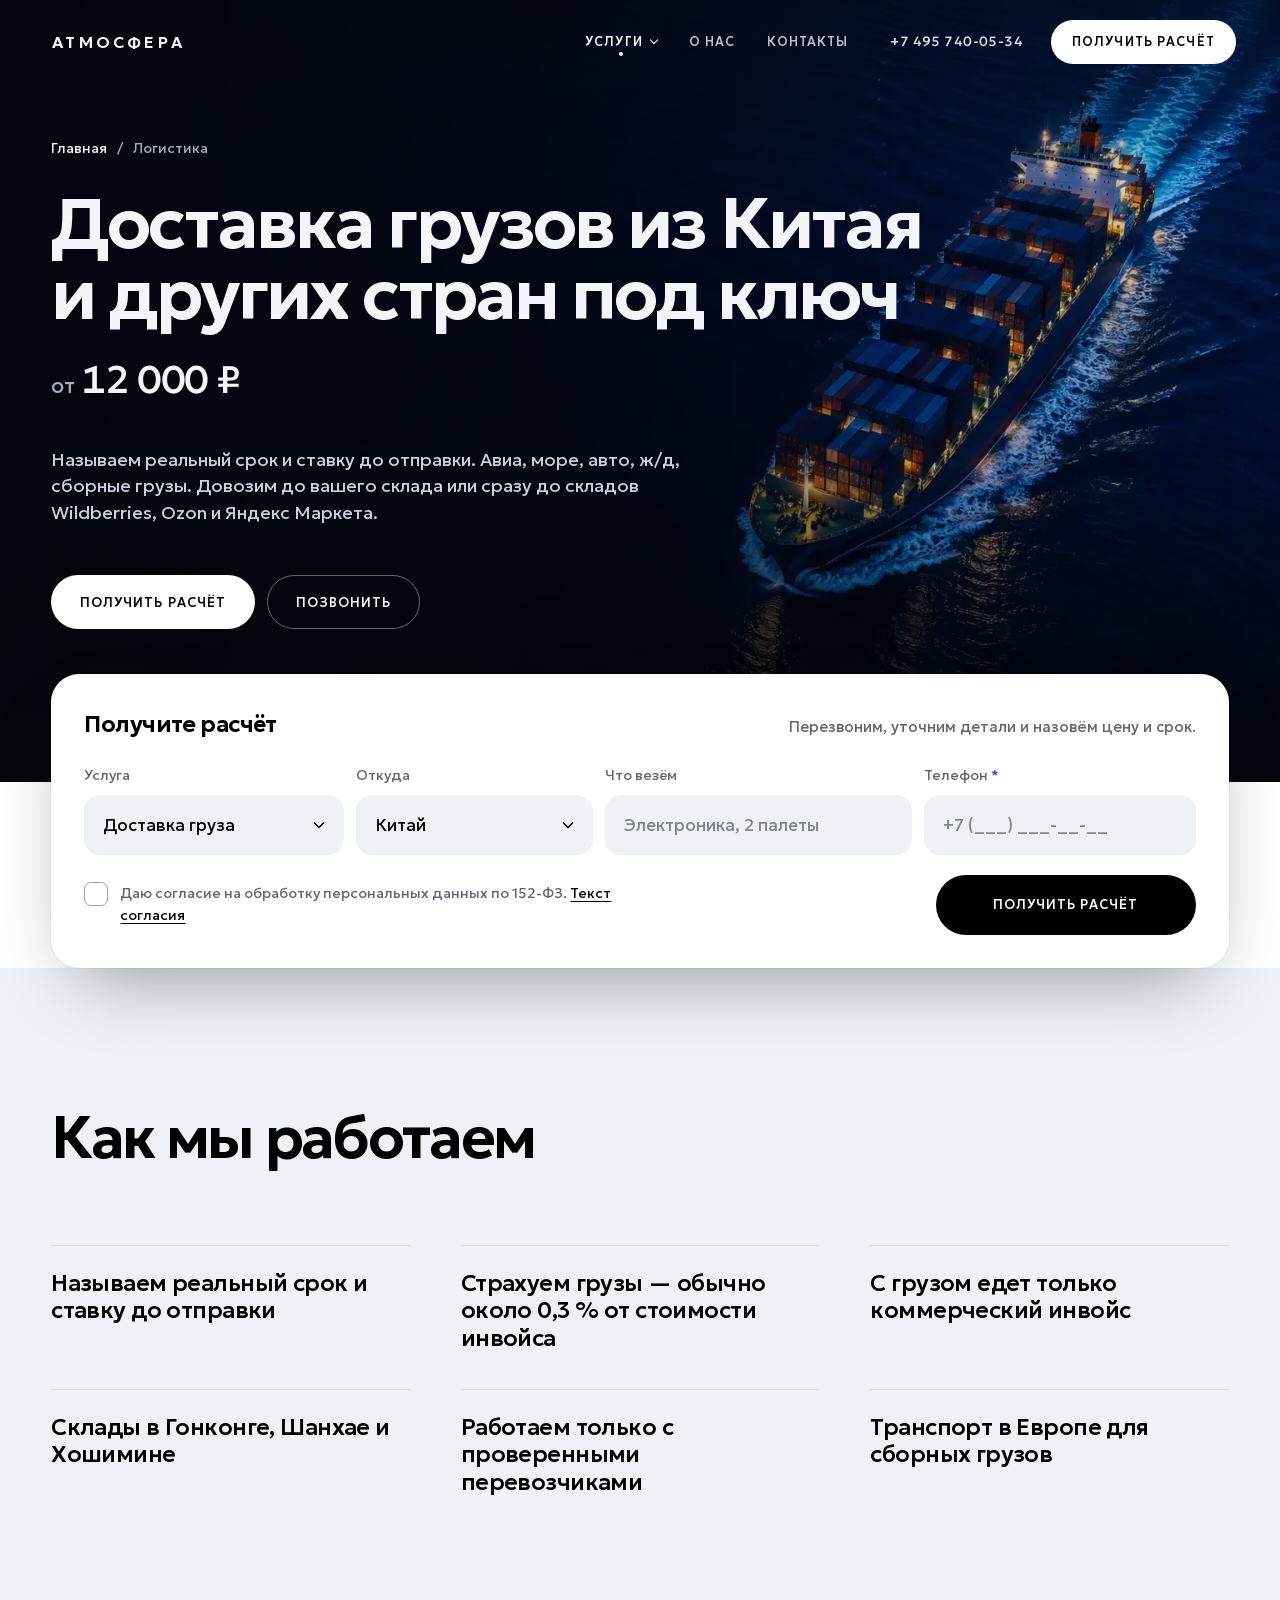
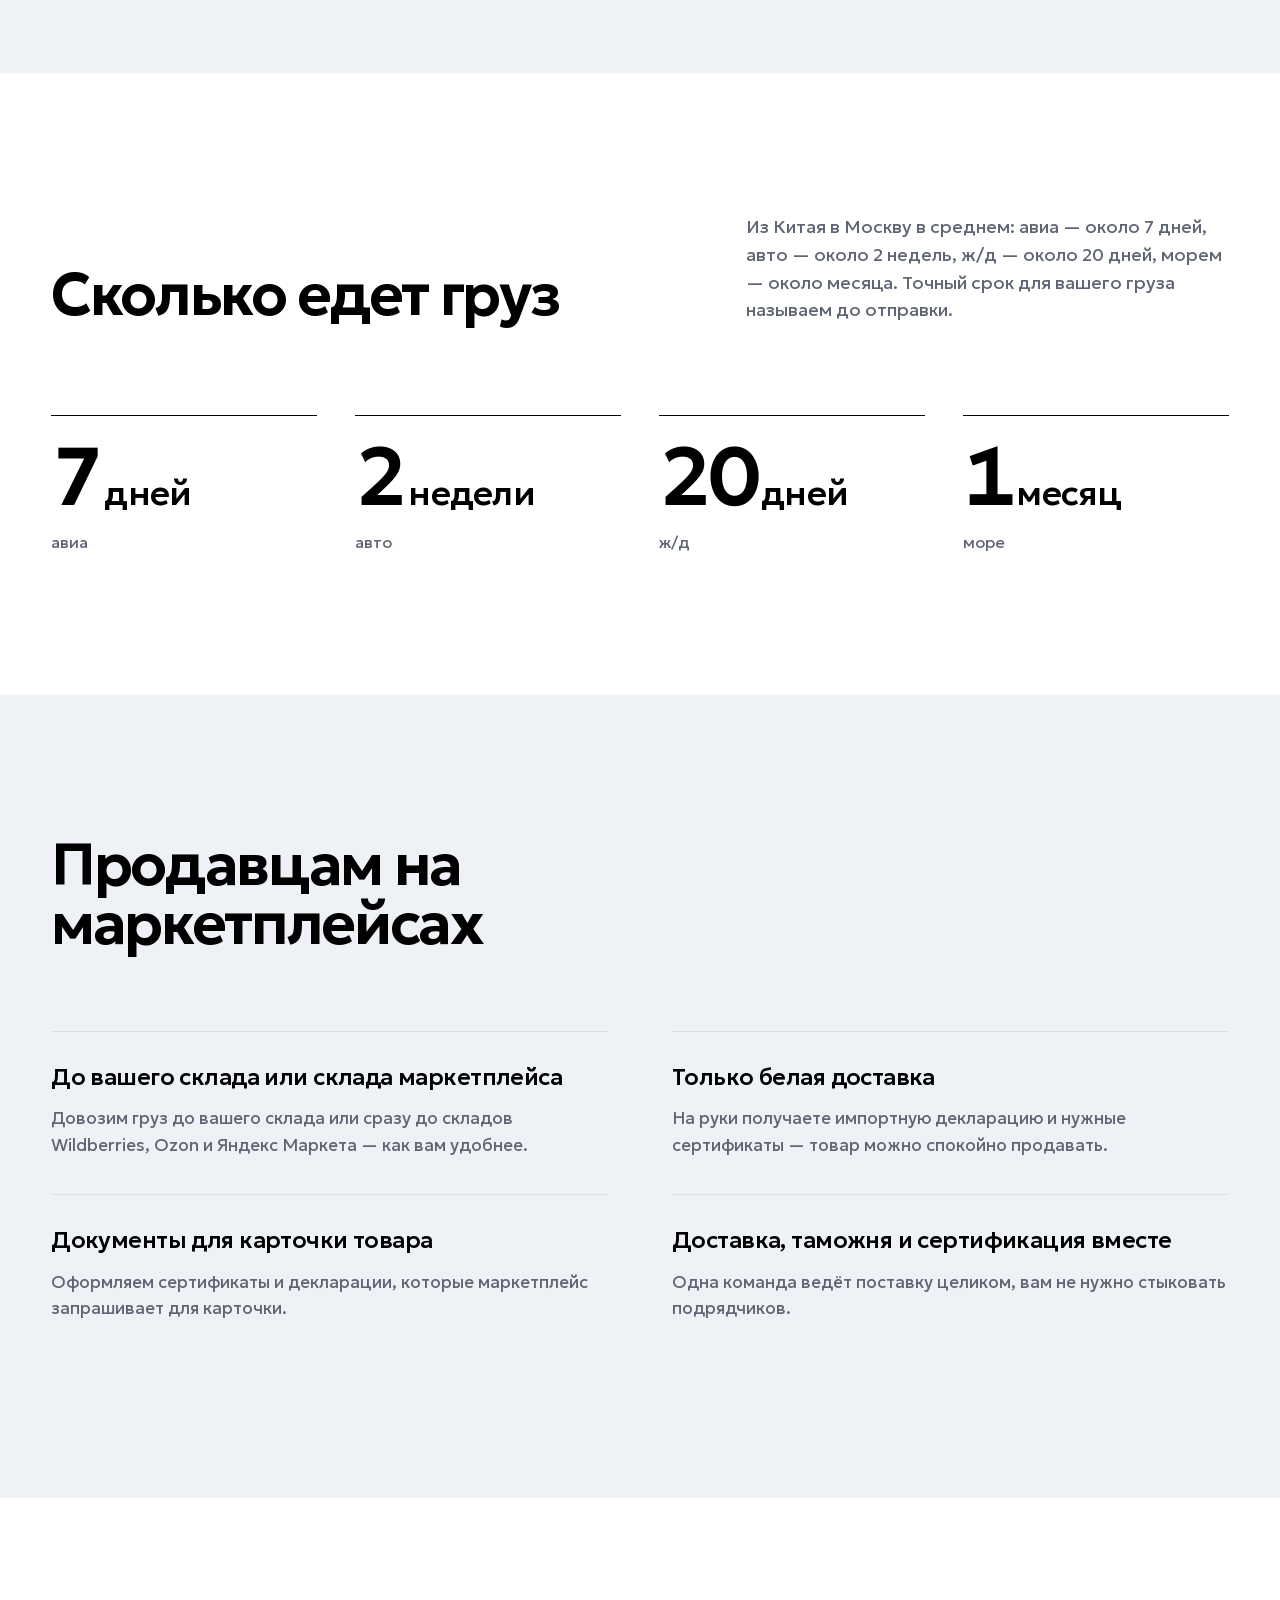
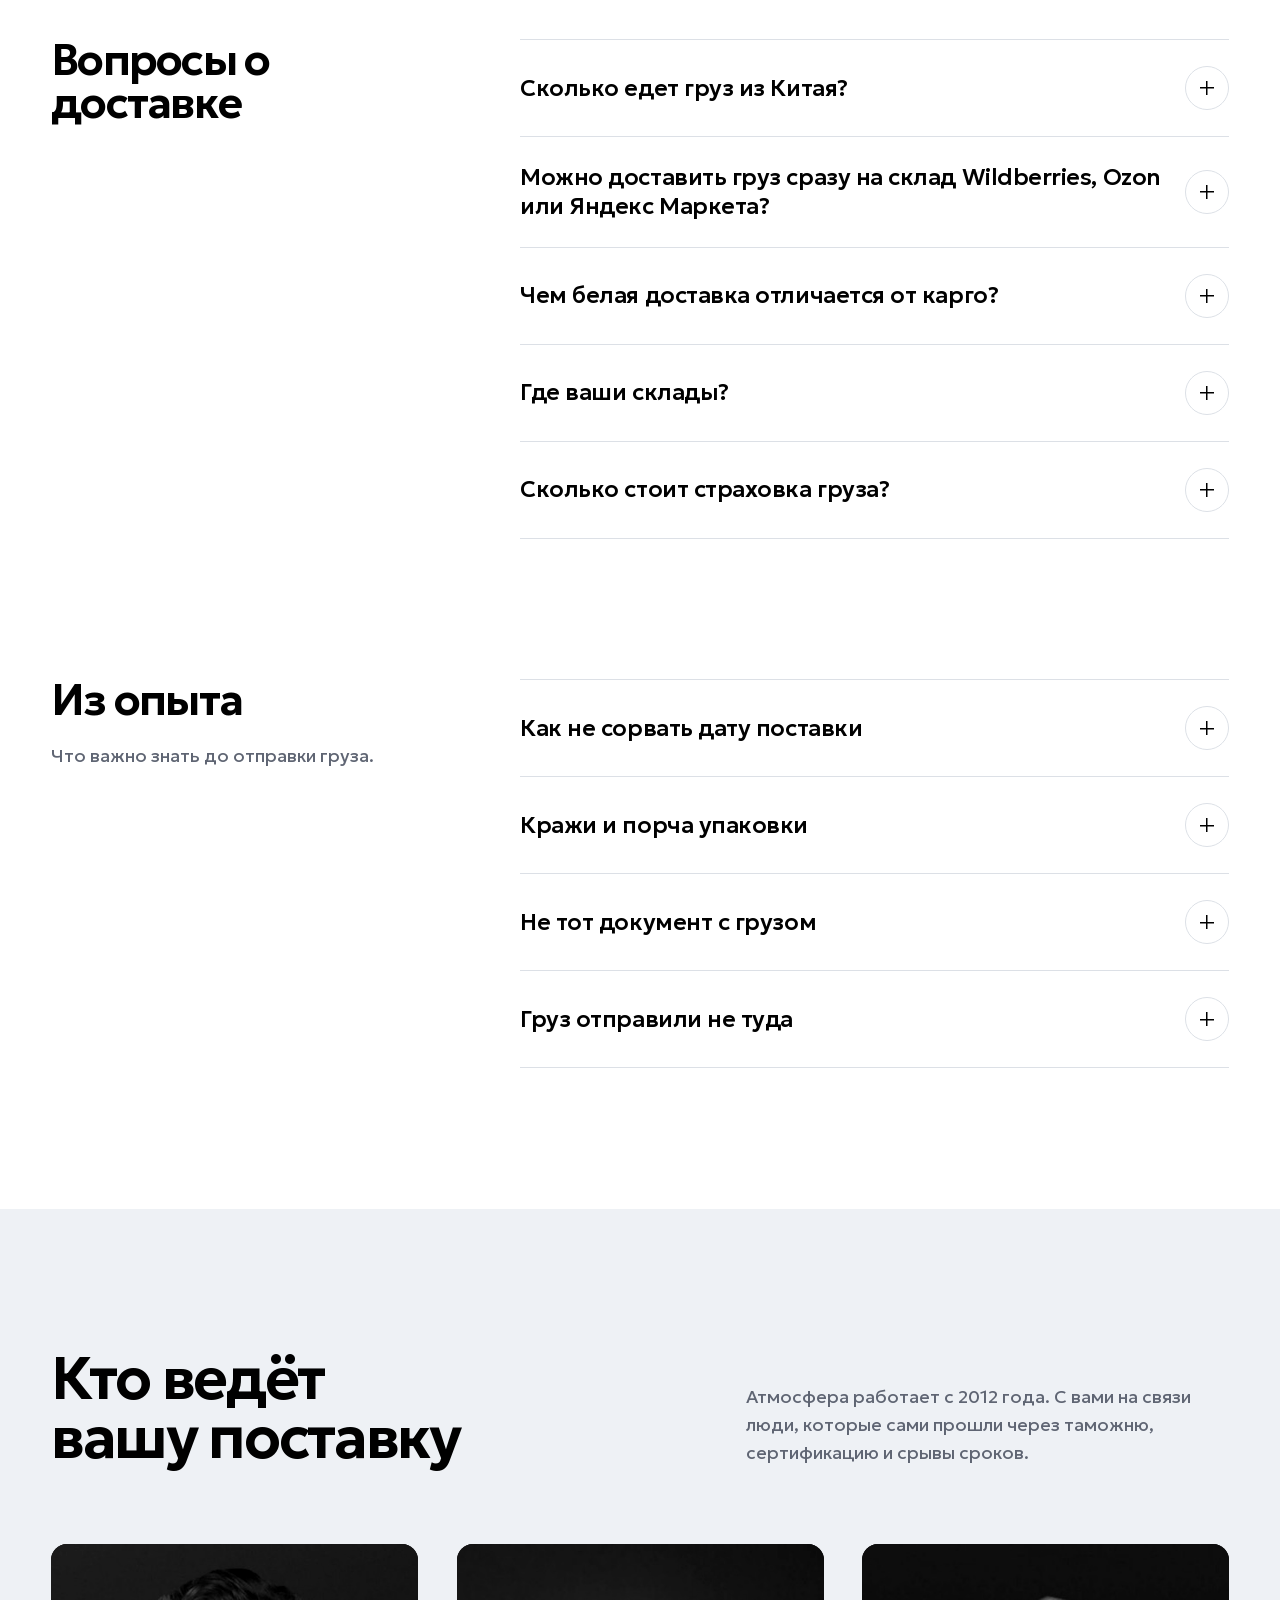
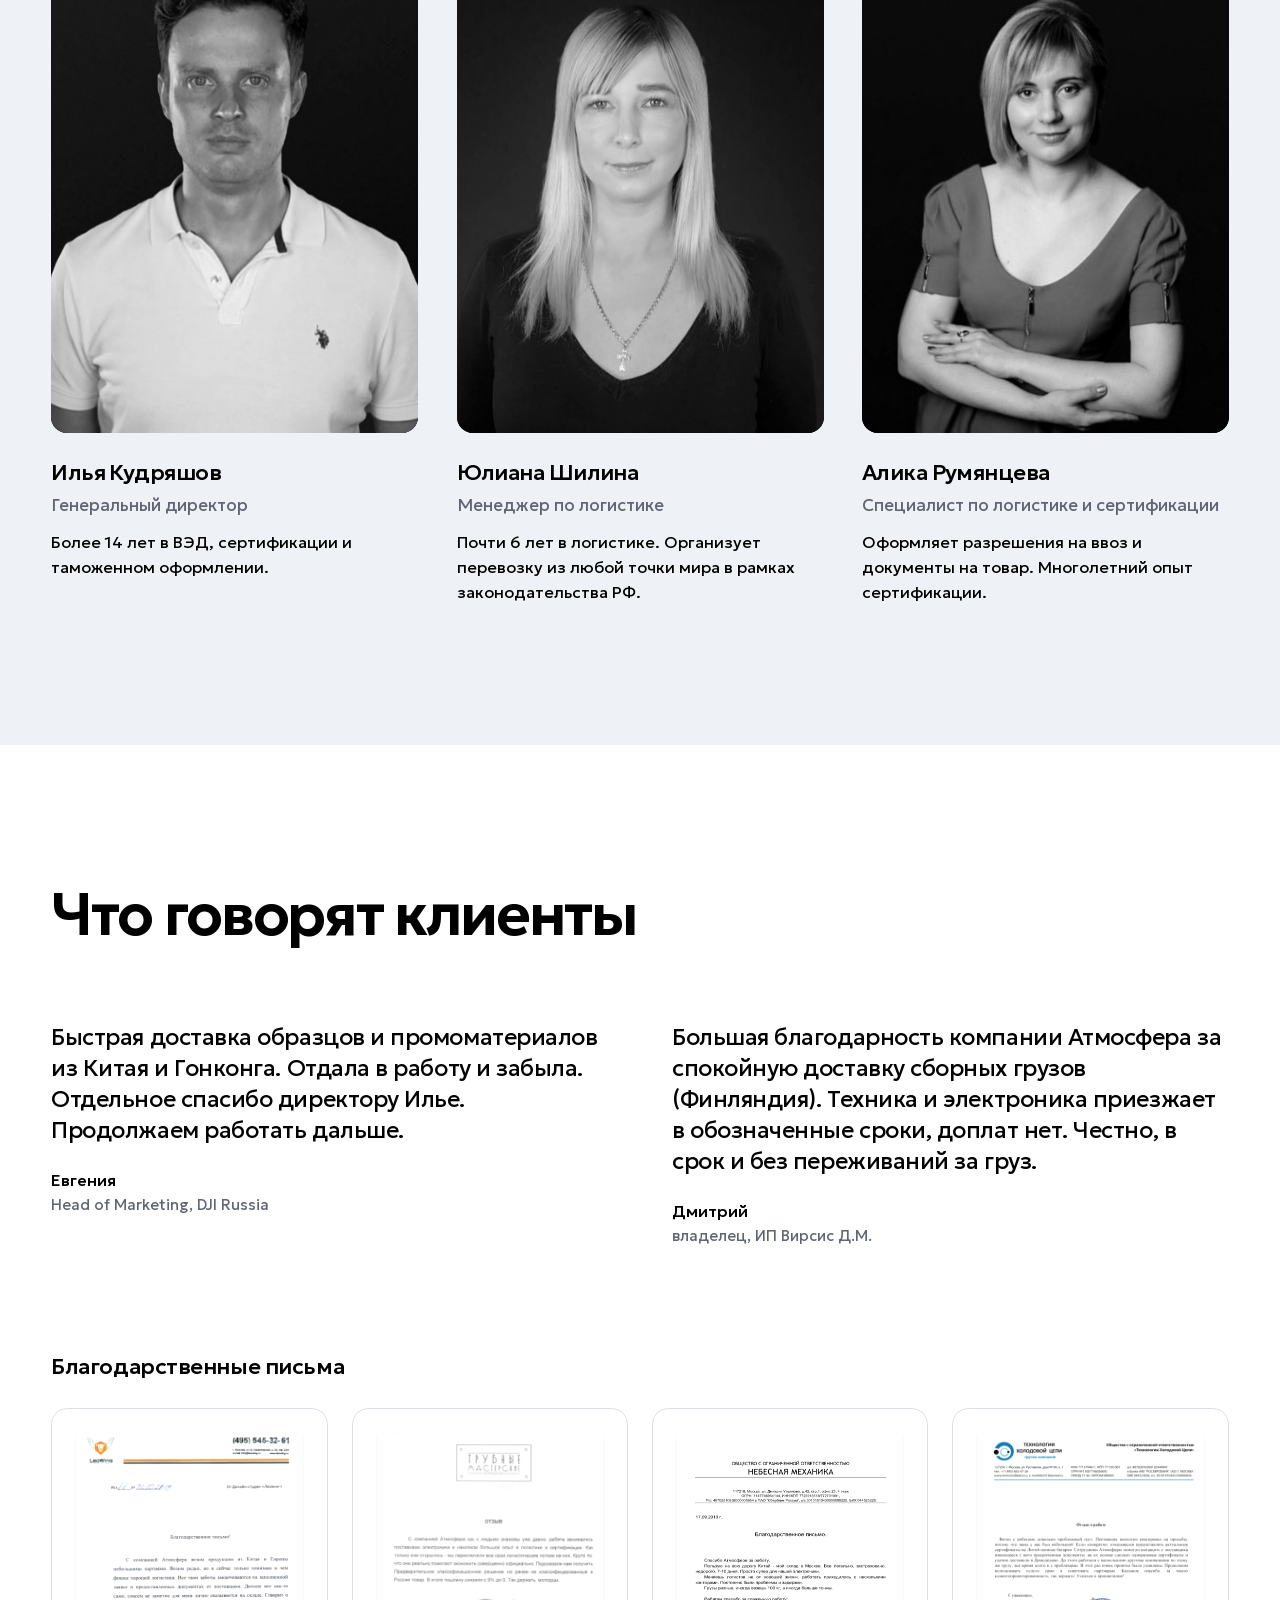
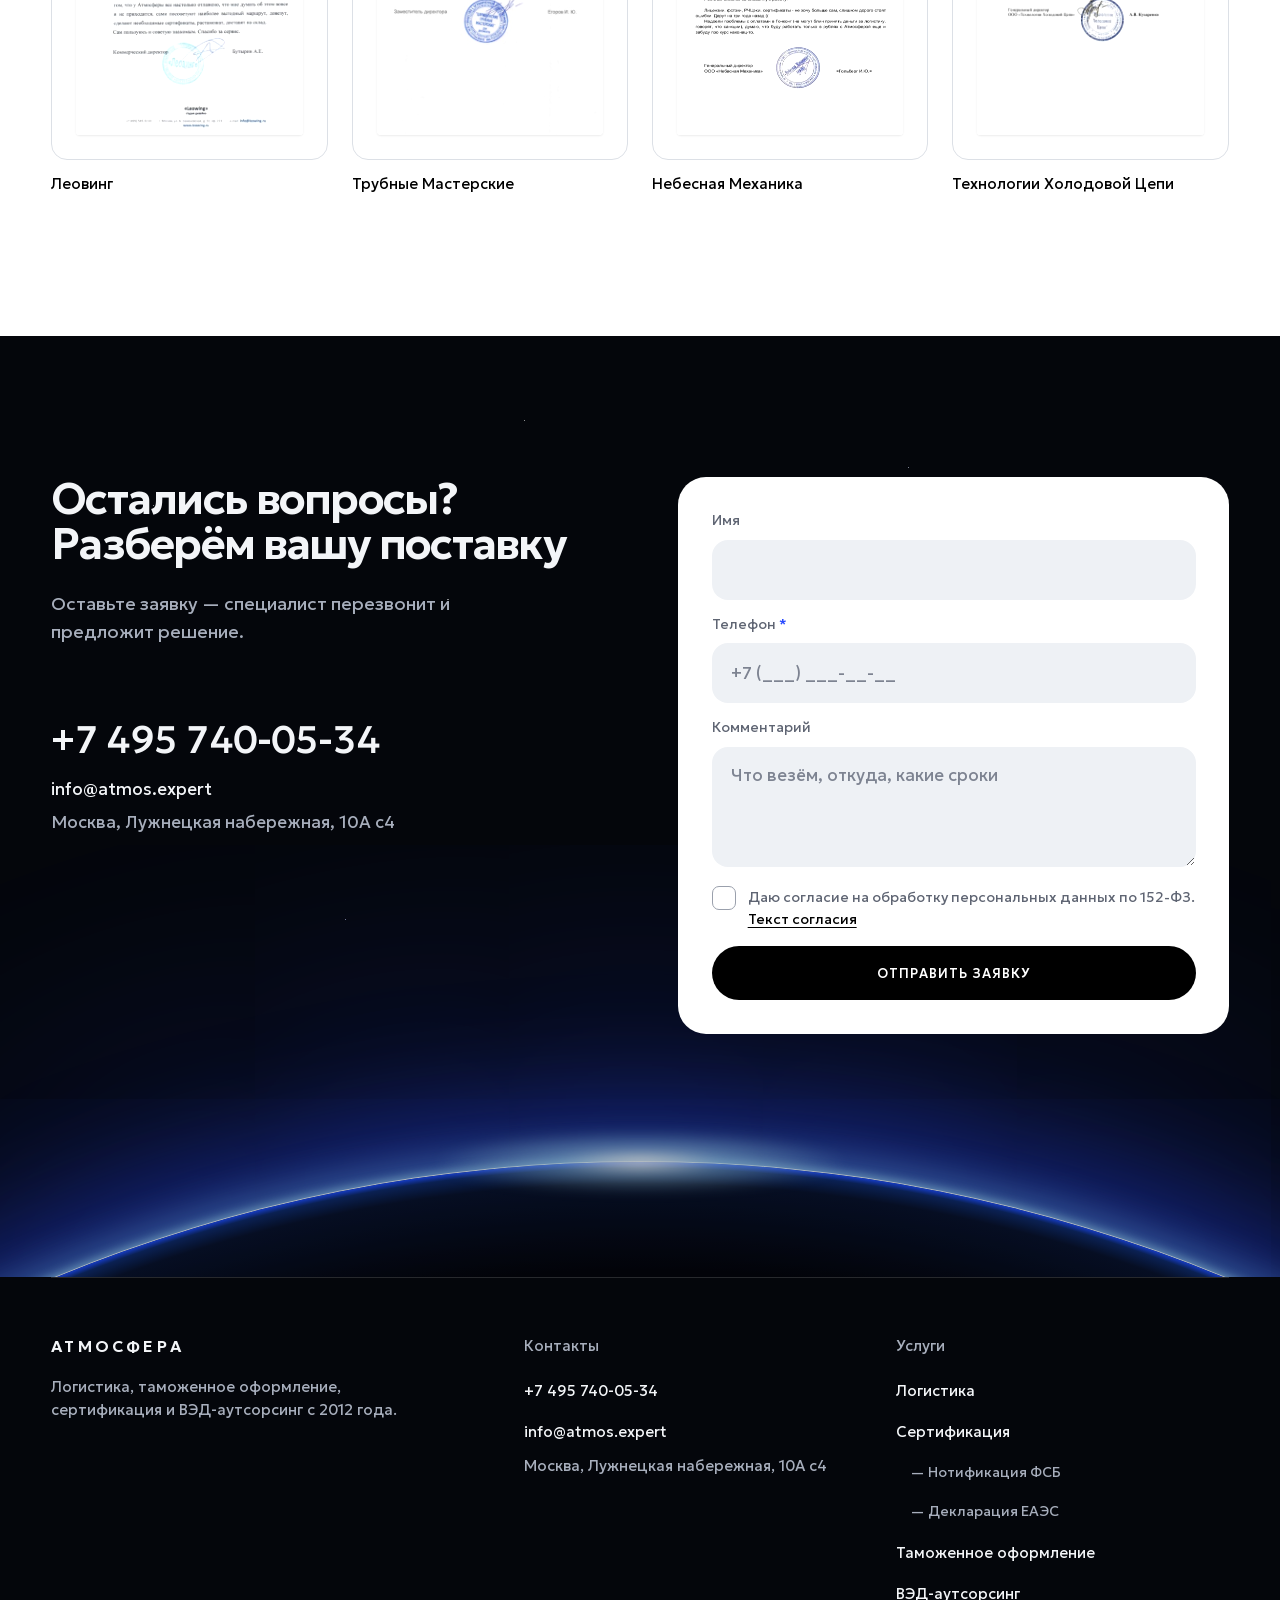
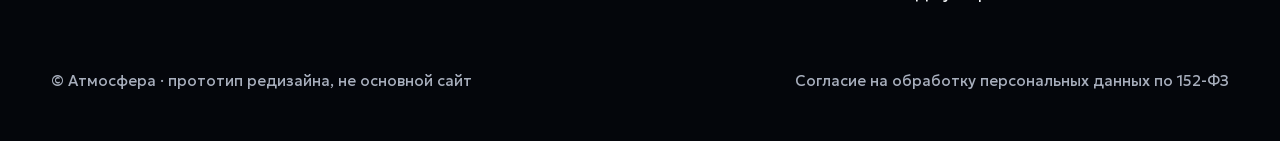
<file: logistika.html>
<!doctype html>
<html lang="ru">
<head>
<meta charset="utf-8">
<meta name="viewport" content="width=device-width, initial-scale=1">
<title>Доставка грузов из Китая от 12 000 ₽ — Атмосфера</title>
<meta name="description" content="Белая доставка из Китая: авиа от 7 дней, авто, ж/д, морем. До вашего склада или складов Wildberries, Ozon, Яндекс Маркета. Склады в Гонконге и Шанхае.">
<meta name="robots" content="noindex, nofollow">
<meta name="theme-color" content="#04060B">
<link rel="icon" href="data:image/svg+xml,%3Csvg xmlns=%27http://www.w3.org/2000/svg%27 viewBox=%270 0 64 64%27%3E%3Crect width=%2764%27 height=%2764%27 rx=%2714%27 fill=%27%2304060B%27/%3E%3Cpath d=%27M8 46 Q32 30 56 46%27 stroke=%27%237CC8FF%27 stroke-width=%274%27 fill=%27none%27/%3E%3C/svg%3E">
<meta property="og:type" content="website">
<meta property="og:title" content="Доставка грузов из Китая и Азии в Москву — Атмосфера">
<meta property="og:site_name" content="Атмосфера">
<link rel="canonical" href="https://atmos.expert/logistik/">
<meta property="og:url" content="https://atmos.expert/logistik/">
<meta property="og:description" content="Белая доставка из Китая: авиа от 7 дней, авто, ж/д, морем. До вашего склада или складов Wildberries, Ozon, Яндекс Маркета. Склады в Гонконге и Шанхае.">
<meta property="og:image" content="https://atmos.expert/assets/bg/ship-1600.jpg">
<meta property="og:locale" content="ru_RU">
<meta name="twitter:card" content="summary_large_image">
<link rel="preload" href="assets/fonts/geologica-cyrillic.woff2" as="font" type="font/woff2" crossorigin>
<link rel="stylesheet" href="assets/fonts/fonts.css">
<link rel="stylesheet" href="style.css">
<script>document.documentElement.classList.add('js');</script>
<script type="application/ld+json">{"@context": "https://schema.org", "@graph": [{"@type": ["Organization", "LocalBusiness"], "@id": "https://atmos.expert/#org", "name": "Атмосфера", "url": "https://atmos.expert/", "telephone": "+7 495 740-05-34", "email": "info@atmos.expert", "foundingDate": "2012", "address": {"@type": "PostalAddress", "streetAddress": "Лужнецкая набережная, 10А с4", "addressLocality": "Москва", "addressCountry": "RU"}, "description": "Логистика, таможенное оформление, сертификация продукции и ВЭД-аутсорсинг с 2012 года.", "areaServed": "RU"}, {"@type": "Service", "name": "Доставка грузов из Китая и других стран", "url": "https://atmos.expert/logistik/", "description": "Авиа, море, авто, сборные грузы.", "provider": {"@id": "https://atmos.expert/#org"}, "areaServed": "RU", "offers": {"@type": "Offer", "priceCurrency": "RUB", "priceSpecification": {"@type": "PriceSpecification", "minPrice": 12000, "priceCurrency": "RUB"}}}, {"@type": "BreadcrumbList", "itemListElement": [{"@type": "ListItem", "position": 1, "name": "Главная", "item": "https://atmos.expert/"}, {"@type": "ListItem", "position": 2, "name": "Логистика", "item": "https://atmos.expert/logistik/"}]}, {"@type": "FAQPage", "mainEntity": [{"@type": "Question", "name": "Сколько едет груз из Китая?", "acceptedAnswer": {"@type": "Answer", "text": "В среднем авиа — около 7 дней, авто — около 2 недель, ж/д — около 20 дней, морем — около месяца. Точный срок для вашего груза называем до отправки."}}, {"@type": "Question", "name": "Можно доставить груз сразу на склад Wildberries, Ozon или Яндекс Маркета?", "acceptedAnswer": {"@type": "Answer", "text": "Да. Довозим груз до вашего склада или сразу до складов маркетплейсов — как вам удобнее."}}, {"@type": "Question", "name": "Чем белая доставка отличается от карго?", "acceptedAnswer": {"@type": "Answer", "text": "При белой доставке груз официально проходит таможню: вы получаете импортную декларацию и нужные сертификаты, товар можно легально продавать, в том числе на маркетплейсах. При карго груз оформляет перевозчик, и документов на ваш товар у вас, как правило, нет. Мы возим только в белую."}}, {"@type": "Question", "name": "Где ваши склады?", "acceptedAnswer": {"@type": "Answer", "text": "В Гонконге, Шанхае и Хошимине. Для сборных грузов из Европы есть свой транспорт."}}, {"@type": "Question", "name": "Сколько стоит страховка груза?", "acceptedAnswer": {"@type": "Answer", "text": "Обычно около 0,3 % от стоимости инвойса."}}]}]}</script>
</head>
<body>
<a class="skip-link" href="#main">Перейти к содержанию</a>

<header class="site-header" data-header>
  <div class="wrap">
    <div class="header-inner">
    <a class="logo" href="index.html" aria-label="Атмосфера — на главную">АТМОСФЕРА</a>
    <nav class="main-nav" id="main-nav" aria-label="Основное меню">
      <ul class="nav-list">
        <li class="nav-services is-current">
          <button class="nav-trigger" type="button" aria-expanded="false" aria-controls="services-panel" data-services>Услуги<span class="chev" aria-hidden="true"></span></button>
          <div class="services-panel" id="services-panel">
            <p class="services-label">Услуги</p>
            <ul class="services-grid">
            <li><a class="svc-link" href="logistika.html" aria-current="page"><b>Логистика</b><span>Авиа, море, авто, ж/д, сборные грузы</span><em>от 12 000 ₽</em></a></li>
            <li><a class="svc-link" href="sertifikaciya.html"><b>Сертификация</b><span>21 вид сертификатов и разрешений</span><em>от 5 000 ₽</em></a></li>
            <li><a class="svc-link" href="tamozhennoe-oformlenie.html"><b>Таможенное оформление</b><span>Импорт, экспорт, временный ввоз</span><em>от 15 000 ₽</em></a></li>
            <li><a class="svc-link" href="ved.html"><b>ВЭД-аутсорсинг</b><span>Ваш отдел ВЭД под ключ</span><em>от 12 000 ₽</em></a></li>
            </ul>
            <div class="services-more"><span>Часто ищут</span><a href="notifikaciya-fsb.html">Нотификация ФСБ</a><a href="deklaraciya-eaes.html">Декларация ЕАЭС</a><a href="tamozhennoe-oformlenie.html#vremennyj-vvoz">Временный ввоз</a></div>
          </div>
        </li>
        <li><a class="nav-link" href="#team">О нас</a></li>
        <li><a class="nav-link" href="#contacts">Контакты</a></li>
      </ul>
      <div class="nav-actions">
        <a class="btn btn-light" href="#calc" data-to-phone>Получить расчёт</a>
        <a class="btn btn-outline-light" href="tel:+74957400534">Позвонить</a>
        <a class="nav-phone" href="tel:+74957400534">+7 495 740-05-34</a>
      </div>
    </nav>
    <a class="header-phone" href="tel:+74957400534">+7 495 740-05-34</a>
    <a class="btn btn-sm header-cta" href="#calc">Получить расчёт</a>
    <button class="burger" type="button" data-burger aria-controls="main-nav" aria-expanded="false" aria-label="Открыть меню"><span class="burger-lines"></span></button>
    </div>
  </div>
</header>

<main id="main">

  <section class="night hero hero--service hero--photo" aria-labelledby="hero-title" style="--media-pos: 60% 60%; --media-pos-m: 30% 60%">
    <div class="hero-media" aria-hidden="true"><picture><source type="image/webp" srcset="assets/bg/ship-828.webp 828w, assets/bg/ship-1280.webp 1280w, assets/bg/ship-1920.webp 1920w" sizes="100vw"><img src="assets/bg/ship-1600.jpg" alt="" width="1600" height="1067" fetchpriority="high" decoding="async"></picture></div>
    <span class="hero-end" data-hero-end aria-hidden="true"></span>
    <div class="wrap hero-inner">
      <div>
        <nav class="crumbs" aria-label="Хлебные крошки"><a href="index.html">Главная</a><span aria-hidden="true">/</span><span aria-current="page">Логистика</span></nav>
        <h1 id="hero-title" data-split>Доставка грузов из&nbsp;Китая и&nbsp;других стран под&nbsp;ключ</h1>
        <p class="hero-price"><small>от</small>12 000 ₽</p>
        <p class="hero-lead">Называем реальный срок и ставку до отправки. Авиа, море, авто, ж/д, сборные грузы. Довозим до вашего склада или сразу до складов Wildberries, Ozon и Яндекс Маркета.</p>
        <div class="hero-actions">
          <a class="btn btn-light" href="#calc" data-to-phone>Получить расчёт</a>
          <a class="btn btn-outline-light" href="tel:+74957400534">Позвонить</a>
        </div>
      </div>
    </div>
  </section>

  <section class="quote" id="calc" aria-labelledby="calc-title">
    <div class="wrap">
      <div class="quote-card">
        <div class="quote-head">
          <h2 id="calc-title">Получите расчёт</h2>
          <p>Перезвоним, уточним детали и назовём цену и срок.</p>
        </div>
        <form data-form novalidate>
          <div class="quote-grid">
            <div class="field">
              <label for="calc-service">Услуга</label>
              <select id="calc-service" name="service" data-service-select>
                <option selected>Доставка груза</option>
                <option>Таможенное оформление</option>
                <option>Сертификация</option>
                <option>ВЭД под ключ</option>
                <option>Пока не знаю</option>
              </select>
            </div>
            <div class="field">
              <label for="calc-from">Откуда</label>
              <select id="calc-from" name="from">
                <option>Китай</option>
                <option>Гонконг</option>
                <option>Корея</option>
                <option>Вьетнам</option>
                <option>Европа</option>
                <option>США</option>
                <option>Другая страна</option>
              </select>
            </div>
            <div class="field">
              <label for="calc-cargo">Что везём</label>
              <input id="calc-cargo" name="cargo" type="text" placeholder="Электроника, 2 палеты" autocomplete="off">
            </div>
            <div class="field field--phone">
              <label for="calc-phone">Телефон <span class="req" aria-hidden="true">*</span></label>
              <input id="calc-phone" name="phone" type="tel" inputmode="tel" placeholder="+7 (___) ___-__-__" autocomplete="tel" required aria-describedby="calc-phone-error" data-phone>
              <span class="field-error" id="calc-phone-error" aria-live="polite"></span>
            </div>
          </div>
          <div class="quote-foot">
          <div class="consent">
            <input id="calc-consent" type="checkbox" name="consent" aria-describedby="calc-consent-error" data-consent>
            <label for="calc-consent">Даю согласие на обработку персональных данных по 152-ФЗ. <a href="#soglasie">Текст согласия</a></label>
            <span class="field-error" id="calc-consent-error" aria-live="polite"></span>
          </div>
          <button class="btn btn-dark" type="submit">Получить расчёт</button>
          </div>
        </form>
      </div>
    </div>
  </section>


  <section class="section section--mist" id="pluses" aria-labelledby="pluses-title">
    <div class="wrap">
      <div class="section-head" data-reveal>
        <h2 id="pluses-title">Как мы работаем</h2>
      </div>
      <ul class="pluses">
        <li>Называем реальный срок и ставку до отправки</li>
        <li>Страхуем грузы — обычно около 0,3&nbsp;% от стоимости инвойса</li>
        <li>С грузом едет только коммерческий инвойс</li>
        <li>Склады в Гонконге, Шанхае и Хошимине</li>
        <li>Работаем только с проверенными перевозчиками</li>
        <li>Транспорт в Европе для сборных грузов</li>
      </ul>
    </div>
  </section>

  <section class="section" id="terms" aria-labelledby="terms-title">
    <div class="wrap">
      <div class="section-head section-head--split" data-reveal>
        <h2 id="terms-title">Сколько едет груз</h2>
        <p>Из Китая в Москву в среднем: авиа — около 7 дней, авто — около 2 недель, ж/д — около 20 дней, морем — около месяца. Точный срок для вашего груза называем до отправки.</p>
      </div>
      <div class="figures">
        <div class="figure"><b><span data-count="7">7</span><small>дней</small></b><p>авиа</p></div>
        <div class="figure"><b><span data-count="2">2</span><small>недели</small></b><p>авто</p></div>
        <div class="figure"><b><span data-count="20">20</span><small>дней</small></b><p>ж/д</p></div>
        <div class="figure"><b><span data-count="1">1</span><small>месяц</small></b><p>море</p></div>
      </div>
    </div>
  </section>

  <section class="section section--mist" id="marketplaces" aria-labelledby="marketplaces-title">
    <div class="wrap">
      <div class="section-head" data-reveal>
        <h2 id="marketplaces-title">Продавцам на маркетплейсах</h2>
      </div>
      <div class="benefits">
        <article class="benefit"><h3>До вашего склада или склада маркетплейса</h3><p>Довозим груз до вашего склада или сразу до складов Wildberries, Ozon и Яндекс Маркета — как вам удобнее.</p></article>
        <article class="benefit"><h3>Только белая доставка</h3><p>На руки получаете импортную декларацию и нужные сертификаты — товар можно спокойно продавать.</p></article>
        <article class="benefit"><h3>Документы для карточки товара</h3><p>Оформляем сертификаты и декларации, которые маркетплейс запрашивает для карточки.</p></article>
        <article class="benefit"><h3>Доставка, таможня и сертификация вместе</h3><p>Одна команда ведёт поставку целиком, вам не нужно стыковать подрядчиков.</p></article>
      </div>
    </div>
  </section>

  <section class="section" id="faq" aria-labelledby="faq-title">
    <div class="wrap faq-layout">
      <div class="section-head" data-reveal>
        <h2 id="faq-title">Вопросы о доставке</h2>
      </div>
      <div class="faq" data-accordion>
        <details>
          <summary>Сколько едет груз из Китая?</summary>
          <div class="answer"><p>В среднем авиа — около 7 дней, авто — около 2 недель, ж/д — около 20 дней, морем — около месяца. Точный срок для вашего груза называем до отправки.</p></div>
        </details>
        <details>
          <summary>Можно доставить груз сразу на склад Wildberries, Ozon или Яндекс Маркета?</summary>
          <div class="answer"><p>Да. Довозим груз до вашего склада или сразу до складов маркетплейсов — как вам удобнее.</p></div>
        </details>
        <details>
          <summary>Чем белая доставка отличается от карго?</summary>
          <div class="answer"><p>При белой доставке груз официально проходит таможню: вы получаете импортную декларацию и нужные сертификаты, товар можно легально продавать, в том числе на маркетплейсах. При карго груз оформляет перевозчик, и документов на ваш товар у вас, как правило, нет. Мы возим только в белую.</p></div>
        </details>
        <details>
          <summary>Где ваши склады?</summary>
          <div class="answer"><p>В Гонконге, Шанхае и Хошимине. Для сборных грузов из Европы есть свой транспорт.</p></div>
        </details>
        <details>
          <summary>Сколько стоит страховка груза?</summary>
          <div class="answer"><p>Обычно около 0,3 % от стоимости инвойса.</p></div>
        </details>
      </div>
    </div>
  </section>

  <section class="section" id="experience" aria-labelledby="experience-title">
    <div class="wrap faq-layout">
      <div class="section-head" data-reveal>
        <h2 id="experience-title">Из опыта</h2>
        <p>Что важно знать до отправки груза.</p>
      </div>
      <div class="faq" data-accordion>
        <details>
          <summary>Как не сорвать дату поставки</summary>
          <div class="answer"><p>Логистические компании часто занижают сроки, чтобы продать услугу. Чтобы уложиться на самом деле, нужно заранее заказать транспорт у поставщика, быстро обработать груз на складе, иметь забронированное место у авиакомпании и вовремя доставить в аэропорт. Самолёты неделями в воздухе не висят: гонконгский рейс сядет в Москве через 9 часов — к этому моменту декларация уже подана, разрешительные документы готовы.</p></div>
        </details>
        <details>
          <summary>Кражи и порча упаковки</summary>
          <div class="answer"><p>Крадут обычно самое дорогое: вынимают товар из коробки и кладут кирпич — количество мест сходится. Если пропажу не заметили при приёмке, через 3 дня о ней можно забыть. Поэтому мы страхуем грузы (обычно около 0,3&nbsp;% от инвойса) и работаем только с проверенными перевозчиками.</p></div>
        </details>
        <details>
          <summary>Не тот документ с грузом</summary>
          <div class="answer"><p>Если с грузом поедет упаковочный лист вместо инвойса — досмотр обеспечен, а простой груза от тонны стоит около 20 000 ₽ в сутки. Мы оставляем с грузом только коммерческий инвойс.</p></div>
        </details>
        <details>
          <summary>Груз отправили не туда</summary>
          <div class="answer"><p>Без грамотного договора и заявки на перевозку трудно доказать, что груз должен был прилететь в Шереметьево, а не в Хельсинки. Мы даём форвардерам максимально прозрачные задания — так груз уходит именно туда, куда нужно.</p></div>
        </details>
      </div>
    </div>
  </section>

  <section class="section section--mist" id="team" aria-labelledby="team-title">
    <div class="wrap">
      <div class="section-head section-head--split" data-reveal>
        <h2 id="team-title">Кто ведёт вашу поставку</h2>
        <p>Атмосфера работает с 2012 года. С вами на связи люди, которые сами прошли через таможню, сертификацию и срывы сроков.</p>
      </div>
      <div class="team">
        <article class="person">
          <img src="assets/team/ilya.jpg" alt="Илья Кудряшов" width="480" height="562" loading="lazy">
          <h3>Илья Кудряшов</h3>
          <p class="role">Генеральный директор</p>
          <p>Более 14 лет в ВЭД, сертификации и таможенном оформлении.</p>
        </article>
        <article class="person">
          <img src="assets/team/yuliana.jpg" alt="Юлиана Шилина" width="480" height="562" loading="lazy">
          <h3>Юлиана Шилина</h3>
          <p class="role">Менеджер по логистике</p>
          <p>Почти 6 лет в логистике. Организует перевозку из любой точки мира в рамках законодательства РФ.</p>
        </article>
        <article class="person">
          <img src="assets/team/alika.jpg" alt="Алика Румянцева" width="480" height="562" loading="lazy">
          <h3>Алика Румянцева</h3>
          <p class="role">Специалист по логистике и сертификации</p>
          <p>Оформляет разрешения на ввоз и документы на товар. Многолетний опыт сертификации.</p>
        </article>
      </div>
    </div>
  </section>

  <section class="section" id="reviews" aria-labelledby="reviews-title">
    <div class="wrap">
      <div class="section-head" data-reveal>
        <h2 id="reviews-title">Что говорят клиенты</h2>
      </div>
      <div class="quotes">
        <blockquote>
          <p>Быстрая доставка образцов и промоматериалов из Китая и Гонконга. Отдала в работу и забыла. Отдельное спасибо директору Илье. Продолжаем работать дальше.</p>
          <footer><b>Евгения</b>Head of Marketing, DJI Russia</footer>
        </blockquote>
        <blockquote>
          <p>Большая благодарность компании Атмосфера за спокойную доставку сборных грузов (Финляндия). Техника и электроника приезжает в обозначенные сроки, доплат нет. Честно, в срок и без переживаний за груз.</p>
          <footer><b>Дмитрий</b>владелец, ИП Вирсис Д.М.</footer>
        </blockquote>
      </div>

      <h3 class="letters-title">Благодарственные письма</h3>
      <div class="letters">
        <button class="letter" type="button" data-lightbox="assets/reviews/leoving.jpg" data-caption="Леовинг" data-alt="Благодарственное письмо от компании Леовинг" aria-label="Открыть письмо: Леовинг">
          <span class="letter-sheet"><img src="assets/reviews/thumb-leoving.jpg" alt="" width="480" height="633" loading="lazy"></span>
          <span class="letter-name">Леовинг</span>
        </button>
        <button class="letter" type="button" data-lightbox="assets/reviews/trubnye.jpg" data-caption="Трубные Мастерские" data-alt="Отзыв компании Трубные Мастерские" aria-label="Открыть письмо: Трубные Мастерские">
          <span class="letter-sheet"><img src="assets/reviews/thumb-trubnye.jpg" alt="" width="480" height="687" loading="lazy"></span>
          <span class="letter-name">Трубные Мастерские</span>
        </button>
        <button class="letter" type="button" data-lightbox="assets/reviews/nebesnaya.jpg" data-caption="Небесная Механика" data-alt="Благодарственное письмо от компании Небесная Механика" aria-label="Открыть письмо: Небесная Механика">
          <span class="letter-sheet"><img src="assets/reviews/thumb-nebesnaya.jpg" alt="" width="480" height="581" loading="lazy"></span>
          <span class="letter-name">Небесная Механика</span>
        </button>
        <button class="letter" type="button" data-lightbox="assets/reviews/thc.jpg" data-caption="Технологии Холодовой Цепи" data-alt="Отзыв компании Технологии Холодовой Цепи" aria-label="Открыть письмо: Технологии Холодовой Цепи">
          <span class="letter-sheet"><img src="assets/reviews/thumb-thc.jpg" alt="" width="480" height="678" loading="lazy"></span>
          <span class="letter-name">Технологии Холодовой Цепи</span>
        </button>
      </div>
    </div>
  </section>

  <section class="night final" id="contacts" aria-labelledby="final-title">
    <div class="planet" aria-hidden="true"></div>
    <div class="wrap final-grid">
      <div>
        <h2 id="final-title">Остались вопросы? Разберём вашу поставку</h2>
        <p class="final-lead">Оставьте заявку — специалист перезвонит и предложит решение.</p>
        <div class="final-contacts">
          <a class="big-phone" href="tel:+74957400534">+7 495 740-05-34</a>
          <a href="mailto:info@atmos.expert">info@atmos.expert</a>
          <span>Москва, Лужнецкая набережная, 10А с4</span>
        </div>
      </div>
      <div class="quote-card">
        <form class="final-form" data-form novalidate>
          <div class="field">
            <label for="final-name">Имя</label>
            <input id="final-name" name="name" type="text" autocomplete="name">
          </div>
          <div class="field">
            <label for="final-phone">Телефон <span class="req" aria-hidden="true">*</span></label>
            <input id="final-phone" name="phone" type="tel" inputmode="tel" placeholder="+7 (___) ___-__-__" autocomplete="tel" required aria-describedby="final-phone-error" data-phone>
            <span class="field-error" id="final-phone-error" aria-live="polite"></span>
          </div>
          <div class="field">
            <label for="final-comment">Комментарий</label>
            <textarea id="final-comment" name="comment" placeholder="Что везём, откуда, какие сроки"></textarea>
          </div>
          <div class="consent">
            <input id="final-consent" type="checkbox" name="consent" aria-describedby="final-consent-error" data-consent>
            <label for="final-consent">Даю согласие на обработку персональных данных по 152-ФЗ. <a href="#soglasie">Текст согласия</a></label>
            <span class="field-error" id="final-consent-error" aria-live="polite"></span>
          </div>
          <button class="btn btn-dark" type="submit">Отправить заявку</button>
        </form>
      </div>
    </div>
  </section>

</main>

<footer class="site-footer">
  <div class="wrap">
    <div class="footer-grid">
      <div>
        <a class="logo" href="index.html">АТМОСФЕРА</a>
        <p class="footer-about">Логистика, таможенное оформление, сертификация и <span class="nowrap">ВЭД-аутсорсинг</span> с 2012 года.</p>
      </div>
      <div>
        <h2>Контакты</h2>
        <ul>
          <li><a href="tel:+74957400534">+7 495 740-05-34</a></li>
          <li><a href="mailto:info@atmos.expert">info@atmos.expert</a></li>
          <li>Москва, Лужнецкая набережная, 10А с4</li>
        </ul>
      </div>
      <div>
        <h2>Услуги</h2>
        <ul>
          <li><a href="logistika.html">Логистика</a></li>
          <li><a href="sertifikaciya.html">Сертификация</a></li>
          <li class="sub"><a href="notifikaciya-fsb.html">Нотификация ФСБ</a></li>
          <li class="sub"><a href="deklaraciya-eaes.html">Декларация ЕАЭС</a></li>
          <li><a href="tamozhennoe-oformlenie.html">Таможенное оформление</a></li>
          <li><a href="ved.html"><span class="nowrap">ВЭД-аутсорсинг</span></a></li>
        </ul>
      </div>
    </div>
    <div class="footer-bottom">
      <span>© Атмосфера · прототип редизайна, не основной сайт</span>
      <span id="soglasie">Согласие на обработку персональных данных по 152-ФЗ</span>
    </div>
  </div>
</footer>

<nav class="mobile-bar" aria-label="Быстрая связь">
  <a class="btn btn-outline-light" href="tel:+74957400534">Позвонить</a>
  <a class="btn btn-light" href="#calc" data-to-phone>Получить расчёт</a>
</nav>

<dialog class="lightbox" id="lightbox" aria-label="Благодарственное письмо">
  <div class="lightbox-inner">
    <button class="lightbox-close" type="button" data-lightbox-close>Закрыть</button>
    <img alt="" data-lightbox-img>
    <p class="lightbox-caption" data-lightbox-caption></p>
  </div>
</dialog>

<script src="app.js"></script>
</body>
</html>
</file>
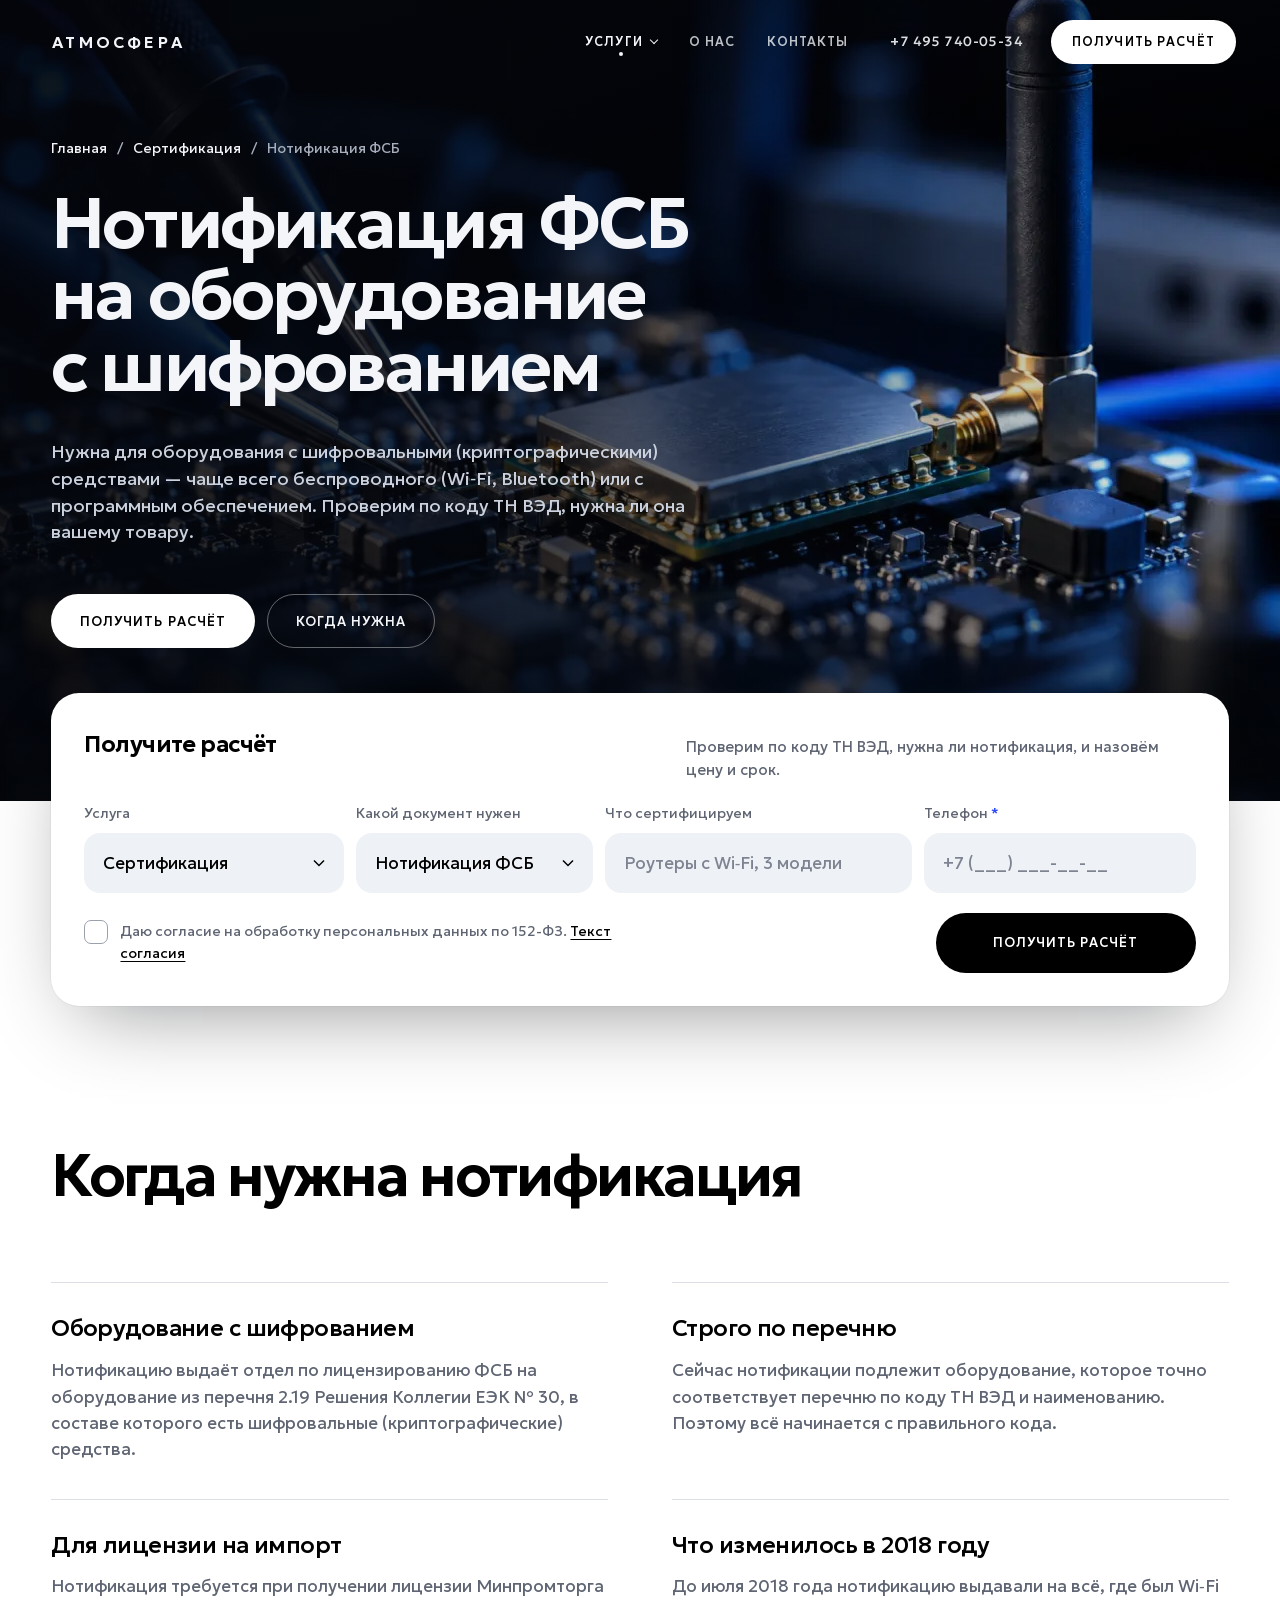
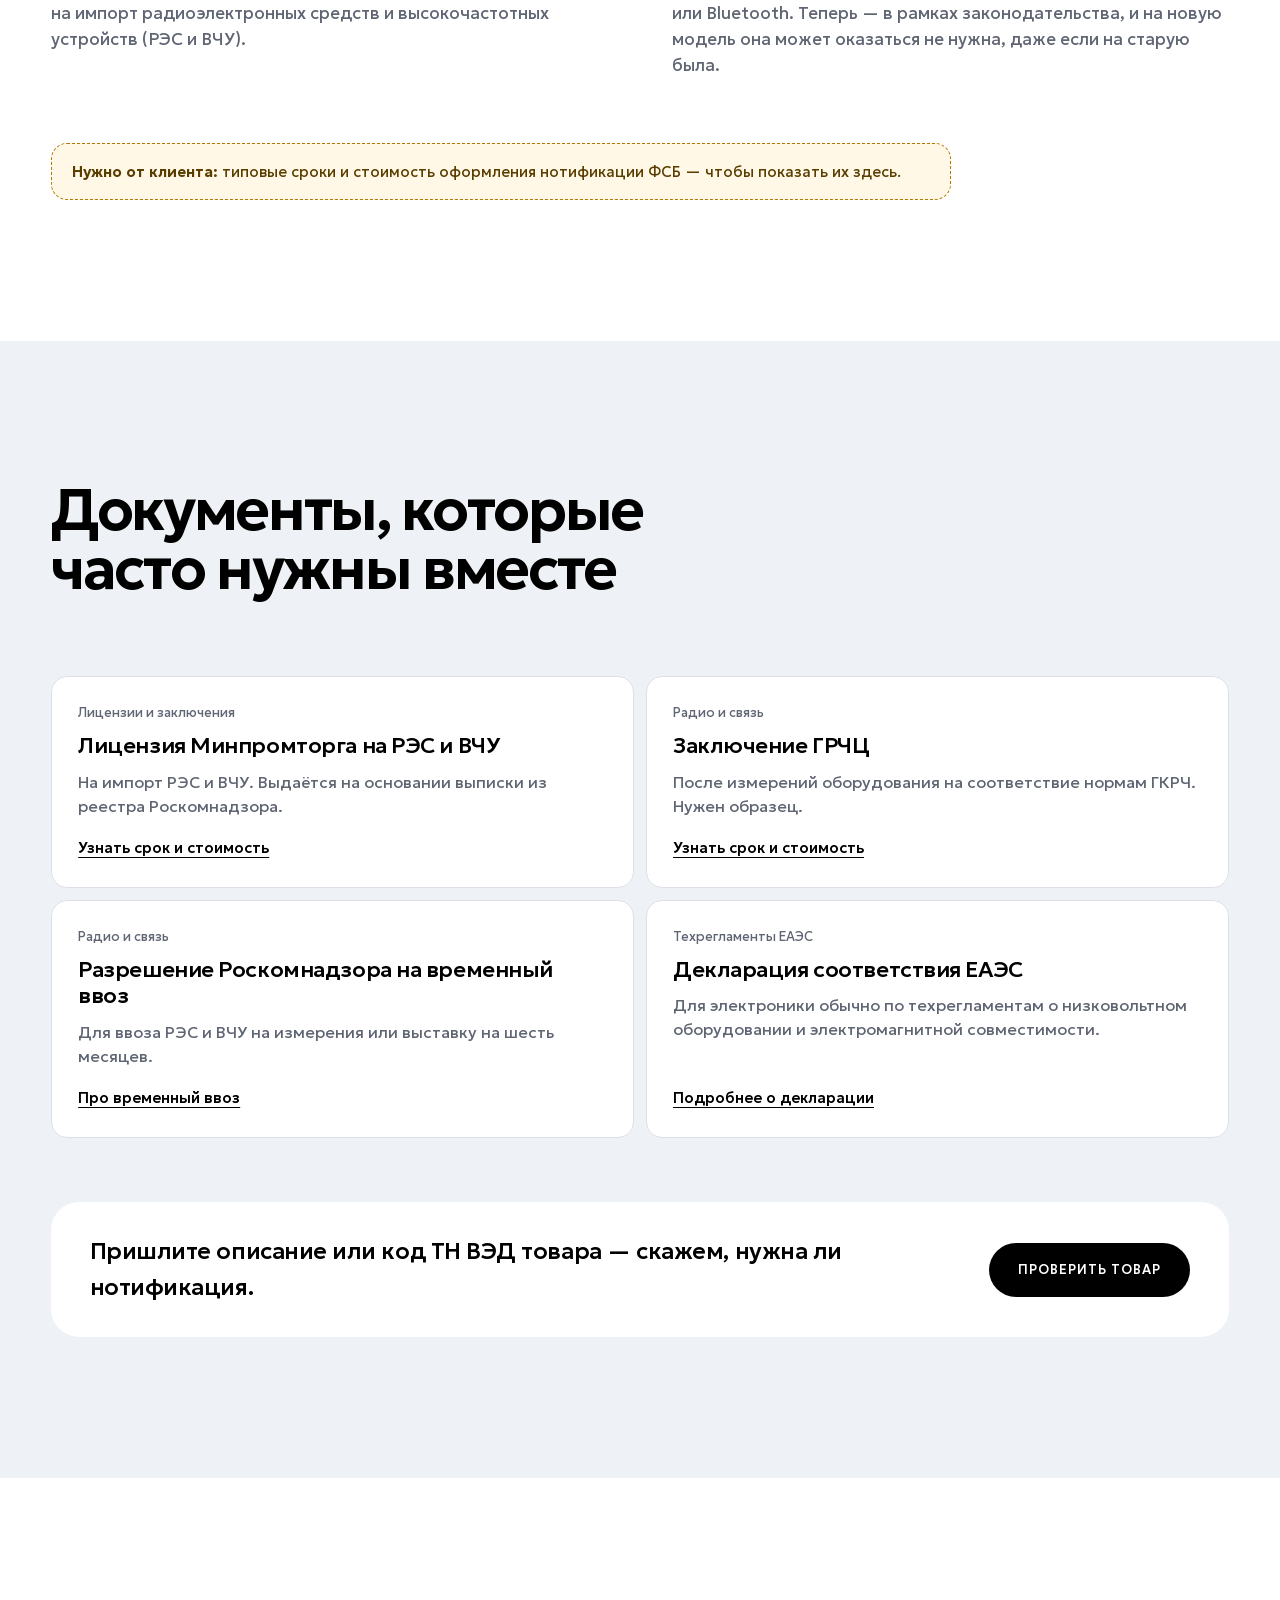
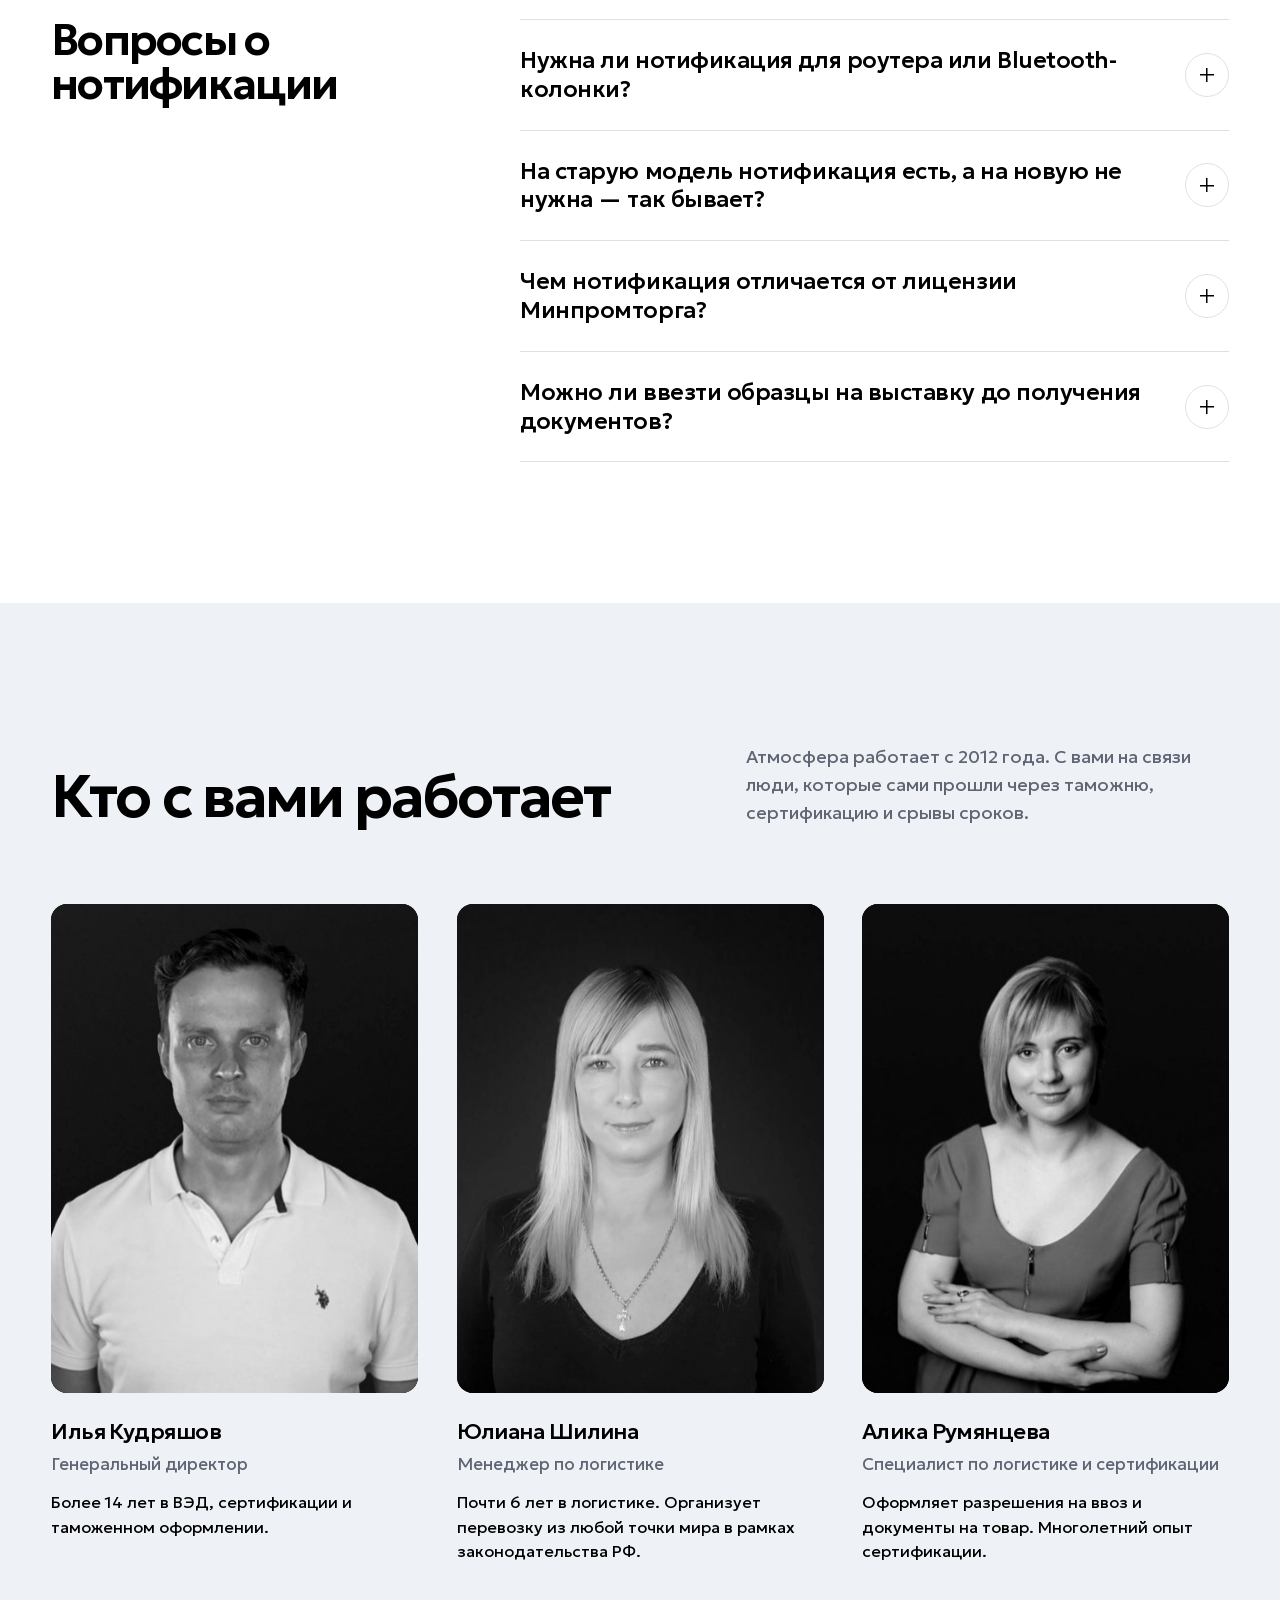
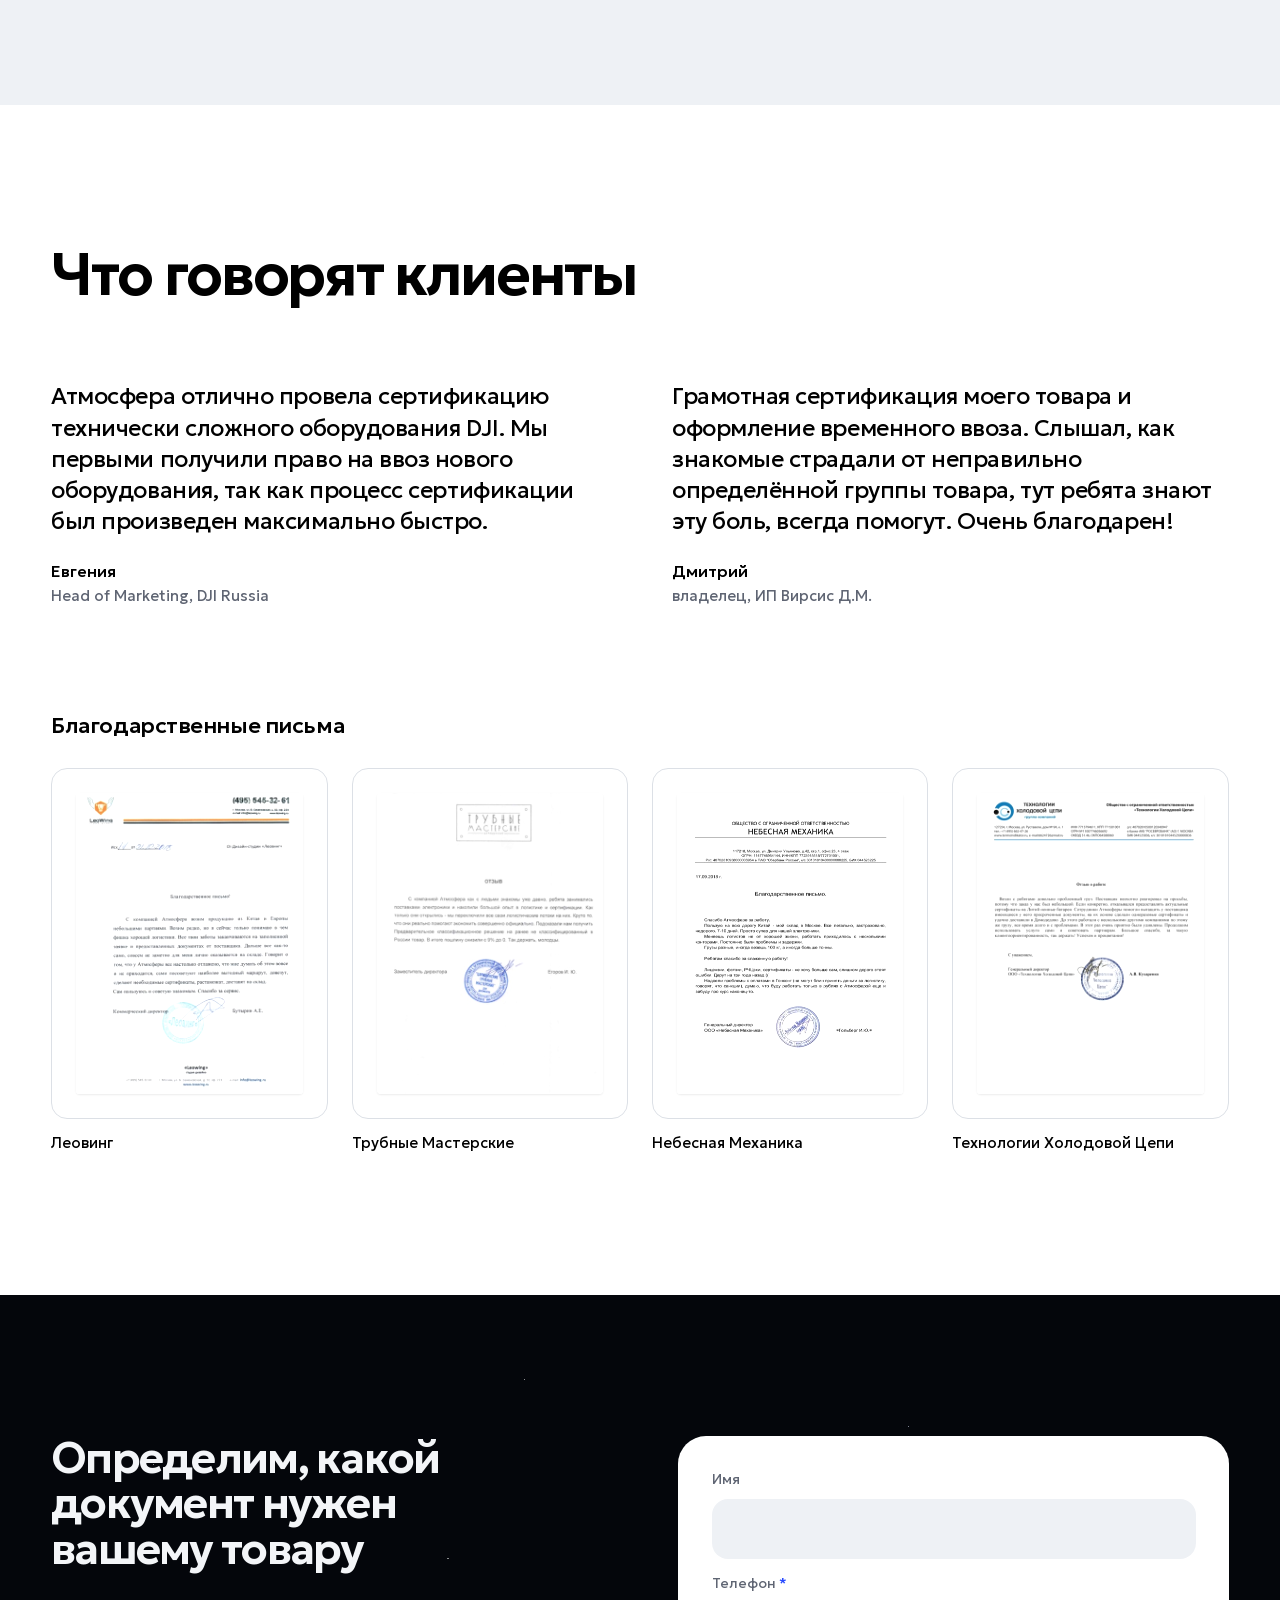
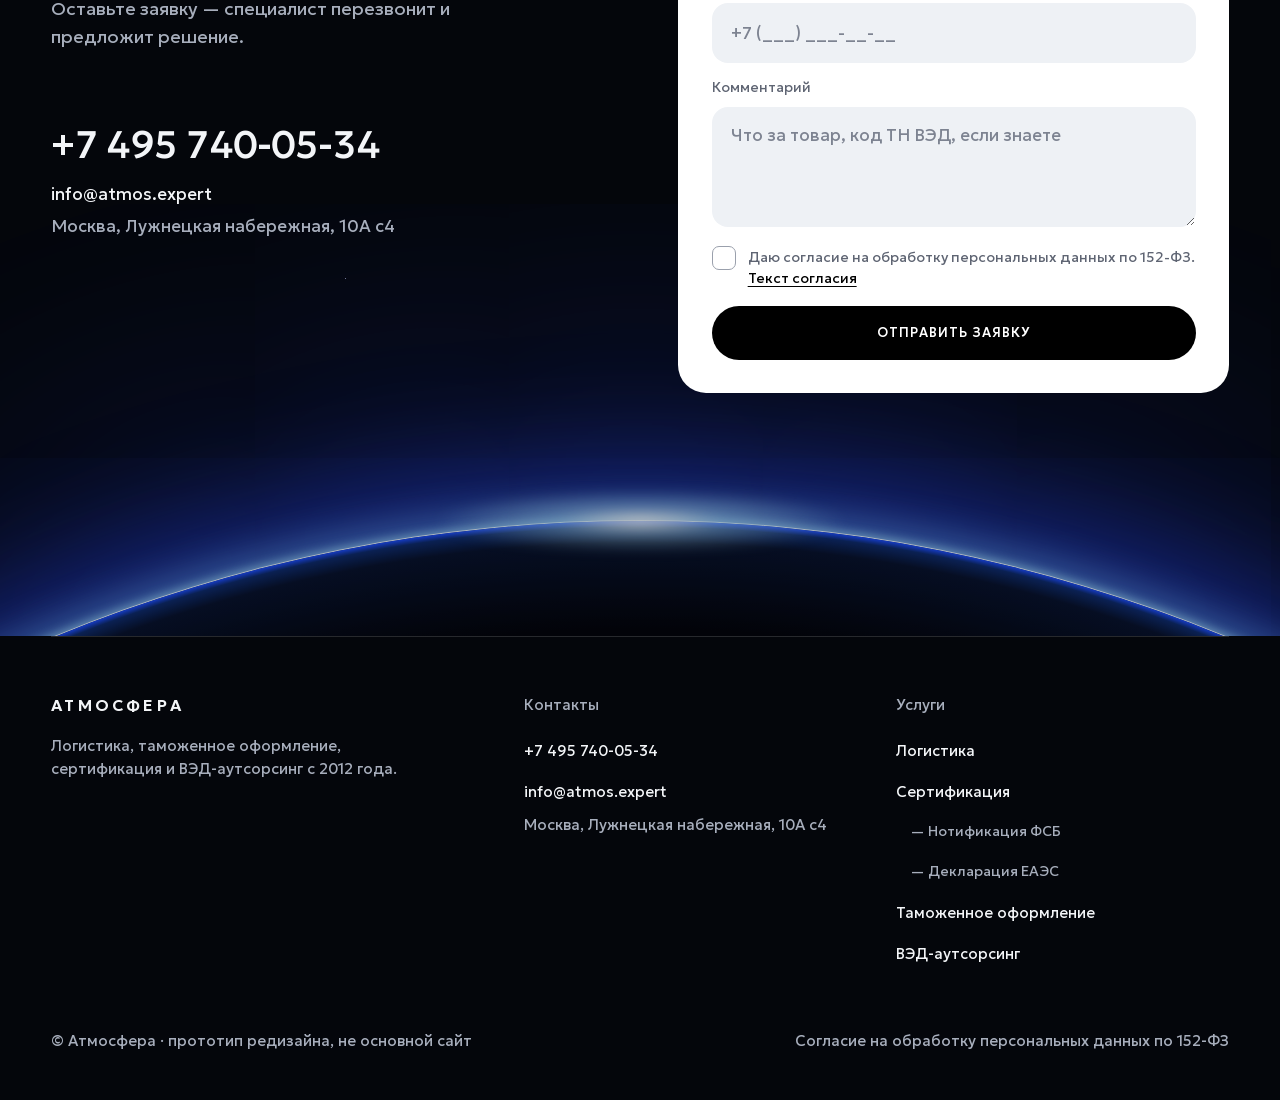
<file: notifikaciya-fsb.html>
<!doctype html>
<html lang="ru">
<head>
<meta charset="utf-8">
<meta name="viewport" content="width=device-width, initial-scale=1">
<title>Нотификация ФСБ на Wi‑Fi и Bluetooth — Атмосфера</title>
<meta name="description" content="Проверим по коду ТН ВЭД, нужна ли нотификация ФСБ, и оформим её вместе с лицензией Минпромторга и таможней. Оборудование с Wi‑Fi, Bluetooth, ПО.">
<meta name="robots" content="noindex, nofollow">
<meta name="theme-color" content="#04060B">
<link rel="icon" href="data:image/svg+xml,%3Csvg xmlns=%27http://www.w3.org/2000/svg%27 viewBox=%270 0 64 64%27%3E%3Crect width=%2764%27 height=%2764%27 rx=%2714%27 fill=%27%2304060B%27/%3E%3Cpath d=%27M8 46 Q32 30 56 46%27 stroke=%27%237CC8FF%27 stroke-width=%274%27 fill=%27none%27/%3E%3C/svg%3E">
<meta property="og:type" content="website">
<meta property="og:title" content="Нотификация ФСБ под ключ — Атмосфера">
<meta property="og:site_name" content="Атмосфера">
<link rel="canonical" href="https://atmos.expert/certification/notifikaciya-fsb/">
<meta property="og:url" content="https://atmos.expert/certification/notifikaciya-fsb/">
<meta property="og:description" content="Проверим по коду ТН ВЭД, нужна ли нотификация ФСБ, и оформим её вместе с лицензией Минпромторга и таможней. Оборудование с Wi‑Fi, Bluetooth, ПО.">
<meta property="og:image" content="https://atmos.expert/assets/bg/lab-1600.jpg">
<meta property="og:locale" content="ru_RU">
<meta name="twitter:card" content="summary_large_image">
<link rel="preload" href="assets/fonts/geologica-cyrillic.woff2" as="font" type="font/woff2" crossorigin>
<link rel="stylesheet" href="assets/fonts/fonts.css">
<link rel="stylesheet" href="style.css">
<script>document.documentElement.classList.add('js');</script>
<script type="application/ld+json">{"@context": "https://schema.org", "@graph": [{"@type": ["Organization", "LocalBusiness"], "@id": "https://atmos.expert/#org", "name": "Атмосфера", "url": "https://atmos.expert/", "telephone": "+7 495 740-05-34", "email": "info@atmos.expert", "foundingDate": "2012", "address": {"@type": "PostalAddress", "streetAddress": "Лужнецкая набережная, 10А с4", "addressLocality": "Москва", "addressCountry": "RU"}, "description": "Логистика, таможенное оформление, сертификация продукции и ВЭД-аутсорсинг с 2012 года.", "areaServed": "RU"}, {"@type": "Service", "name": "Оформление нотификации ФСБ", "url": "https://atmos.expert/certification/notifikaciya-fsb/", "description": "Нотификация ФСБ на оборудование с шифровальными (криптографическими) средствами.", "provider": {"@id": "https://atmos.expert/#org"}, "areaServed": "RU"}, {"@type": "BreadcrumbList", "itemListElement": [{"@type": "ListItem", "position": 1, "name": "Главная", "item": "https://atmos.expert/"}, {"@type": "ListItem", "position": 2, "name": "Сертификация", "item": "https://atmos.expert/certification/"}, {"@type": "ListItem", "position": 3, "name": "Нотификация ФСБ", "item": "https://atmos.expert/certification/notifikaciya-fsb/"}]}, {"@type": "FAQPage", "mainEntity": [{"@type": "Question", "name": "Нужна ли нотификация для роутера или Bluetooth-колонки?", "acceptedAnswer": {"@type": "Answer", "text": "Зависит от того, входит ли товар в перечень по коду ТН ВЭД и наименованию. С 2018 года нотификацию выдают не на всё, где есть Wi‑Fi или Bluetooth, а строго по перечню. Проверим по коду вашего товара."}}, {"@type": "Question", "name": "На старую модель нотификация есть, а на новую не нужна — так бывает?", "acceptedAnswer": {"@type": "Answer", "text": "Да. Нотификацию раньше выдавали шире, чем требует закон, поэтому на старые модели она часто есть, а на новые оказывается не нужна. Таможня привыкла к старой практике — это приходится объяснять."}}, {"@type": "Question", "name": "Чем нотификация отличается от лицензии Минпромторга?", "acceptedAnswer": {"@type": "Answer", "text": "Нотификация ФСБ подтверждает сведения о шифровальных средствах в оборудовании. Она нужна при получении лицензии Минпромторга на импорт РЭС и ВЧУ, а лицензия выдаётся на основании выписки из реестра Роскомнадзора."}}, {"@type": "Question", "name": "Можно ли ввезти образцы на выставку до получения документов?", "acceptedAnswer": {"@type": "Answer", "text": "Да, через временный ввоз. Роскомнадзор выдаёт разрешение на временный ввоз РЭС и ВЧУ для измерений в ГРЧЦ или демонстрации на выставке — на шесть месяцев."}}]}]}</script>
</head>
<body>
<a class="skip-link" href="#main">Перейти к содержанию</a>

<header class="site-header" data-header>
  <div class="wrap">
    <div class="header-inner">
    <a class="logo" href="index.html" aria-label="Атмосфера — на главную">АТМОСФЕРА</a>
    <nav class="main-nav" id="main-nav" aria-label="Основное меню">
      <ul class="nav-list">
        <li class="nav-services is-current">
          <button class="nav-trigger" type="button" aria-expanded="false" aria-controls="services-panel" data-services>Услуги<span class="chev" aria-hidden="true"></span></button>
          <div class="services-panel" id="services-panel">
            <p class="services-label">Услуги</p>
            <ul class="services-grid">
            <li><a class="svc-link" href="logistika.html"><b>Логистика</b><span>Авиа, море, авто, ж/д, сборные грузы</span><em>от 12 000 ₽</em></a></li>
            <li><a class="svc-link" href="sertifikaciya.html" aria-current="true"><b>Сертификация</b><span>21 вид сертификатов и разрешений</span><em>от 5 000 ₽</em></a></li>
            <li><a class="svc-link" href="tamozhennoe-oformlenie.html"><b>Таможенное оформление</b><span>Импорт, экспорт, временный ввоз</span><em>от 15 000 ₽</em></a></li>
            <li><a class="svc-link" href="ved.html"><b>ВЭД-аутсорсинг</b><span>Ваш отдел ВЭД под ключ</span><em>от 12 000 ₽</em></a></li>
            </ul>
            <div class="services-more"><span>Часто ищут</span><a href="notifikaciya-fsb.html" aria-current="page">Нотификация ФСБ</a><a href="deklaraciya-eaes.html">Декларация ЕАЭС</a><a href="tamozhennoe-oformlenie.html#vremennyj-vvoz">Временный ввоз</a></div>
          </div>
        </li>
        <li><a class="nav-link" href="#team">О нас</a></li>
        <li><a class="nav-link" href="#contacts">Контакты</a></li>
      </ul>
      <div class="nav-actions">
        <a class="btn btn-light" href="#calc" data-to-phone>Получить расчёт</a>
        <a class="btn btn-outline-light" href="tel:+74957400534">Позвонить</a>
        <a class="nav-phone" href="tel:+74957400534">+7 495 740-05-34</a>
      </div>
    </nav>
    <a class="header-phone" href="tel:+74957400534">+7 495 740-05-34</a>
    <a class="btn btn-sm header-cta" href="#calc">Получить расчёт</a>
    <button class="burger" type="button" data-burger aria-controls="main-nav" aria-expanded="false" aria-label="Открыть меню"><span class="burger-lines"></span></button>
    </div>
  </div>
</header>

<main id="main">

  <section class="night hero hero--service hero--photo" aria-labelledby="hero-title" style="--media-pos: 70% 50%; --media-pos-m: 72% 50%">
    <div class="hero-media" aria-hidden="true"><picture><source type="image/webp" srcset="assets/bg/lab-828.webp 828w, assets/bg/lab-1280.webp 1280w, assets/bg/lab-1920.webp 1920w" sizes="100vw"><img src="assets/bg/lab-1600.jpg" alt="" width="1600" height="1067" fetchpriority="high" decoding="async"></picture></div>
    <div class="wrap hero-inner">
      <div>
        <nav class="crumbs" aria-label="Хлебные крошки"><a href="index.html">Главная</a><span aria-hidden="true">/</span><a href="sertifikaciya.html">Сертификация</a><span aria-hidden="true">/</span><span aria-current="page">Нотификация ФСБ</span></nav>
        <h1 id="hero-title" data-split>Нотификация ФСБ на&nbsp;оборудование с&nbsp;шифрованием</h1>
        <p class="hero-lead">Нужна для оборудования с шифровальными (криптографическими) средствами — чаще всего беспроводного (Wi‑Fi, Bluetooth) или с программным обеспечением. Проверим по коду ТН ВЭД, нужна ли она вашему товару.</p>
        <div class="hero-actions">
          <a class="btn btn-light" href="#calc" data-to-phone>Получить расчёт</a>
          <a class="btn btn-outline-light" href="#when">Когда нужна</a>
        </div>
      </div>
    </div>
  </section>

  <section class="quote" id="calc" aria-labelledby="calc-title">
    <div class="wrap">
      <div class="quote-card">
        <div class="quote-head">
          <h2 id="calc-title">Получите расчёт</h2>
          <p>Проверим по коду ТН ВЭД, нужна ли нотификация, и назовём цену и срок.</p>
        </div>
        <form data-form novalidate>
          <div class="quote-grid">
            <div class="field">
              <label for="calc-service">Услуга</label>
              <select id="calc-service" name="service" data-service-select>
                <option>Доставка груза</option>
                <option>Таможенное оформление</option>
                <option selected>Сертификация</option>
                <option>ВЭД под ключ</option>
                <option>Пока не знаю</option>
              </select>
            </div>
            <div class="field">
              <label for="calc-doc">Какой документ нужен</label>
              <select id="calc-doc" name="document" data-doc-select>
                <option>Не знаю — подскажите</option>
                <option>Декларация связи</option>
                <option>Сертификат связи (ССС)</option>
                <option selected>Нотификация ФСБ</option>
                <option>Нотификация КНБ (Казахстан)</option>
                <option>Заключение ГРЧЦ</option>
                <option value="Разрешение Роскомнадзора на временный ввоз">Роскомнадзор: временный ввоз</option>
                <option value="ТР ТС «Машины и оборудование»">Машины и оборудование (ТР ТС 010)</option>
                <option value="ТР ТС «Низковольтное оборудование»">Низковольтное (ТР ТС 004)</option>
                <option value="ТР ТС «Электромагнитная совместимость»">ЭМС (ТР ТС 020)</option>
                <option>Декларация ГОСТ Р</option>
                <option>Отказное письмо</option>
                <option>Лицензия Минпромторга на РЭС и ВЧУ</option>
                <option>Разрешение Минпромторга на экспорт товара</option>
                <option>Заключение ФСТЭК</option>
                <option>Заключение ФСВТС</option>
                <option>Заключение Росприроднадзора</option>
                <option>Заключение Минсельхоза</option>
                <option>Разрешение на прекурсоры</option>
                <option>СГР</option>
                <option>Регистрационное удостоверение</option>
                <option>Сертификат СТ-1</option>
              </select>
            </div>
            <div class="field">
              <label for="calc-cargo">Что сертифицируем</label>
              <input id="calc-cargo" name="cargo" type="text" placeholder="Роутеры с Wi‑Fi, 3 модели" autocomplete="off">
            </div>
            <div class="field field--phone">
              <label for="calc-phone">Телефон <span class="req" aria-hidden="true">*</span></label>
              <input id="calc-phone" name="phone" type="tel" inputmode="tel" placeholder="+7 (___) ___-__-__" autocomplete="tel" required aria-describedby="calc-phone-error" data-phone>
              <span class="field-error" id="calc-phone-error" aria-live="polite"></span>
            </div>
          </div>
          <div class="quote-foot">
          <div class="consent">
            <input id="calc-consent" type="checkbox" name="consent" aria-describedby="calc-consent-error" data-consent>
            <label for="calc-consent">Даю согласие на обработку персональных данных по 152-ФЗ. <a href="#soglasie">Текст согласия</a></label>
            <span class="field-error" id="calc-consent-error" aria-live="polite"></span>
          </div>
          <button class="btn btn-dark" type="submit">Получить расчёт</button>
          </div>
        </form>
      </div>
    </div>
  </section>

  <section class="section" id="when" aria-labelledby="when-title">
    <div class="wrap">
      <div class="section-head" data-reveal>
        <h2 id="when-title">Когда нужна нотификация</h2>
      </div>
      <div class="benefits">
        <article class="benefit"><h3>Оборудование с шифрованием</h3><p>Нотификацию выдаёт отдел по лицензированию ФСБ на оборудование из перечня 2.19 Решения Коллегии ЕЭК № 30, в составе которого есть шифровальные (криптографические) средства.</p></article>
        <article class="benefit"><h3>Строго по перечню</h3><p>Сейчас нотификации подлежит оборудование, которое точно соответствует перечню по коду ТН ВЭД и наименованию. Поэтому всё начинается с правильного кода.</p></article>
        <article class="benefit"><h3>Для лицензии на импорт</h3><p>Нотификация требуется при получении лицензии Минпромторга на импорт радиоэлектронных средств и высокочастотных устройств (РЭС и ВЧУ).</p></article>
        <article class="benefit"><h3>Что изменилось в 2018 году</h3><p>До июля 2018 года нотификацию выдавали на всё, где был Wi‑Fi или Bluetooth. Теперь — в рамках законодательства, и на новую модель она может оказаться не нужна, даже если на старую была.</p></article>
      </div>
      <p class="todo-note" role="note"><b>Нужно от клиента:</b> типовые сроки и стоимость оформления нотификации ФСБ — чтобы показать их здесь.</p>
    </div>
  </section>

  <section class="section section--mist" id="related" aria-labelledby="related-title">
    <div class="wrap">
      <div class="section-head" data-reveal>
        <h2 id="related-title">Документы, которые часто нужны вместе</h2>
      </div>
      <div class="docs docs--2">
        <article class="doc">
          <span class="doc-cat">Лицензии и заключения</span>
          <h3>Лицензия Минпромторга на РЭС и ВЧУ</h3>
          <p>На импорт РЭС и ВЧУ. Выдаётся на основании выписки из реестра Роскомнадзора.</p>
          <a class="doc-cta" href="#calc">Узнать срок и стоимость</a>
        </article>
        <article class="doc">
          <span class="doc-cat">Радио и связь</span>
          <h3>Заключение ГРЧЦ</h3>
          <p>После измерений оборудования на соответствие нормам ГКРЧ. Нужен образец.</p>
          <a class="doc-cta" href="#calc">Узнать срок и стоимость</a>
        </article>
        <article class="doc">
          <span class="doc-cat">Радио и связь</span>
          <h3>Разрешение Роскомнадзора на временный ввоз</h3>
          <p>Для ввоза РЭС и ВЧУ на измерения или выставку на шесть месяцев.</p>
          <a class="doc-cta" href="tamozhennoe-oformlenie.html#vremennyj-vvoz">Про временный ввоз</a>
        </article>
        <article class="doc">
          <span class="doc-cat">Техрегламенты ЕАЭС</span>
          <h3>Декларация соответствия ЕАЭС</h3>
          <p>Для электроники обычно по техрегламентам о низковольтном оборудовании и электромагнитной совместимости.</p>
          <a class="doc-cta" href="deklaraciya-eaes.html">Подробнее о декларации</a>
        </article>
      </div>
      <div class="cta-strip" data-reveal>
        <p>Пришлите описание или код ТН ВЭД товара — скажем, нужна ли нотификация.</p>
        <a class="btn btn-dark" href="#calc" data-to-phone>Проверить товар</a>
      </div>
    </div>
  </section>

  <section class="section" id="faq" aria-labelledby="faq-title">
    <div class="wrap faq-layout">
      <div class="section-head" data-reveal>
        <h2 id="faq-title">Вопросы о нотификации</h2>
      </div>
      <div class="faq" data-accordion>
        <details>
          <summary>Нужна ли нотификация для роутера или Bluetooth-колонки?</summary>
          <div class="answer"><p>Зависит от того, входит ли товар в перечень по коду ТН ВЭД и наименованию. С 2018 года нотификацию выдают не на всё, где есть Wi‑Fi или Bluetooth, а строго по перечню. Проверим по коду вашего товара.</p></div>
        </details>
        <details>
          <summary>На старую модель нотификация есть, а на новую не нужна — так бывает?</summary>
          <div class="answer"><p>Да. Нотификацию раньше выдавали шире, чем требует закон, поэтому на старые модели она часто есть, а на новые оказывается не нужна. Таможня привыкла к старой практике — это приходится объяснять.</p></div>
        </details>
        <details>
          <summary>Чем нотификация отличается от лицензии Минпромторга?</summary>
          <div class="answer"><p>Нотификация ФСБ подтверждает сведения о шифровальных средствах в оборудовании. Она нужна при получении лицензии Минпромторга на импорт РЭС и ВЧУ, а лицензия выдаётся на основании выписки из реестра Роскомнадзора.</p></div>
        </details>
        <details>
          <summary>Можно ли ввезти образцы на выставку до получения документов?</summary>
          <div class="answer"><p>Да, через временный ввоз. Роскомнадзор выдаёт разрешение на временный ввоз РЭС и ВЧУ для измерений в ГРЧЦ или демонстрации на выставке — на шесть месяцев.</p></div>
        </details>
      </div>
    </div>
  </section>

  <section class="section section--mist" id="team" aria-labelledby="team-title">
    <div class="wrap">
      <div class="section-head section-head--split" data-reveal>
        <h2 id="team-title">Кто с вами работает</h2>
        <p>Атмосфера работает с 2012 года. С вами на связи люди, которые сами прошли через таможню, сертификацию и срывы сроков.</p>
      </div>
      <div class="team">
        <article class="person">
          <img src="assets/team/ilya.jpg" alt="Илья Кудряшов" width="480" height="562" loading="lazy">
          <h3>Илья Кудряшов</h3>
          <p class="role">Генеральный директор</p>
          <p>Более 14 лет в ВЭД, сертификации и таможенном оформлении.</p>
        </article>
        <article class="person">
          <img src="assets/team/yuliana.jpg" alt="Юлиана Шилина" width="480" height="562" loading="lazy">
          <h3>Юлиана Шилина</h3>
          <p class="role">Менеджер по логистике</p>
          <p>Почти 6 лет в логистике. Организует перевозку из любой точки мира в рамках законодательства РФ.</p>
        </article>
        <article class="person">
          <img src="assets/team/alika.jpg" alt="Алика Румянцева" width="480" height="562" loading="lazy">
          <h3>Алика Румянцева</h3>
          <p class="role">Специалист по логистике и сертификации</p>
          <p>Оформляет разрешения на ввоз и документы на товар. Многолетний опыт сертификации.</p>
        </article>
      </div>
    </div>
  </section>

  <section class="section" id="reviews" aria-labelledby="reviews-title">
    <div class="wrap">
      <div class="section-head" data-reveal>
        <h2 id="reviews-title">Что говорят клиенты</h2>
      </div>
      <div class="quotes">
        <blockquote>
          <p>Атмосфера отлично провела сертификацию технически сложного оборудования DJI. Мы первыми получили право на ввоз нового оборудования, так как процесс сертификации был произведен максимально быстро.</p>
          <footer><b>Евгения</b>Head of Marketing, DJI Russia</footer>
        </blockquote>
        <blockquote>
          <p>Грамотная сертификация моего товара и оформление временного ввоза. Слышал, как знакомые страдали от неправильно определённой группы товара, тут ребята знают эту боль, всегда помогут. Очень благодарен!</p>
          <footer><b>Дмитрий</b>владелец, ИП Вирсис Д.М.</footer>
        </blockquote>
      </div>

      <h3 class="letters-title">Благодарственные письма</h3>
      <div class="letters">
        <button class="letter" type="button" data-lightbox="assets/reviews/leoving.jpg" data-caption="Леовинг" data-alt="Благодарственное письмо от компании Леовинг" aria-label="Открыть письмо: Леовинг">
          <span class="letter-sheet"><img src="assets/reviews/thumb-leoving.jpg" alt="" width="480" height="633" loading="lazy"></span>
          <span class="letter-name">Леовинг</span>
        </button>
        <button class="letter" type="button" data-lightbox="assets/reviews/trubnye.jpg" data-caption="Трубные Мастерские" data-alt="Отзыв компании Трубные Мастерские" aria-label="Открыть письмо: Трубные Мастерские">
          <span class="letter-sheet"><img src="assets/reviews/thumb-trubnye.jpg" alt="" width="480" height="687" loading="lazy"></span>
          <span class="letter-name">Трубные Мастерские</span>
        </button>
        <button class="letter" type="button" data-lightbox="assets/reviews/nebesnaya.jpg" data-caption="Небесная Механика" data-alt="Благодарственное письмо от компании Небесная Механика" aria-label="Открыть письмо: Небесная Механика">
          <span class="letter-sheet"><img src="assets/reviews/thumb-nebesnaya.jpg" alt="" width="480" height="581" loading="lazy"></span>
          <span class="letter-name">Небесная Механика</span>
        </button>
        <button class="letter" type="button" data-lightbox="assets/reviews/thc.jpg" data-caption="Технологии Холодовой Цепи" data-alt="Отзыв компании Технологии Холодовой Цепи" aria-label="Открыть письмо: Технологии Холодовой Цепи">
          <span class="letter-sheet"><img src="assets/reviews/thumb-thc.jpg" alt="" width="480" height="678" loading="lazy"></span>
          <span class="letter-name">Технологии Холодовой Цепи</span>
        </button>
      </div>
    </div>
  </section>

  <section class="night final" id="contacts" aria-labelledby="final-title">
    <div class="planet" aria-hidden="true"></div>
    <div class="wrap final-grid">
      <div>
        <h2 id="final-title">Определим, какой документ нужен вашему товару</h2>
        <p class="final-lead">Оставьте заявку — специалист перезвонит и предложит решение.</p>
        <div class="final-contacts">
          <a class="big-phone" href="tel:+74957400534">+7 495 740-05-34</a>
          <a href="mailto:info@atmos.expert">info@atmos.expert</a>
          <span>Москва, Лужнецкая набережная, 10А с4</span>
        </div>
      </div>
      <div class="quote-card">
        <form class="final-form" data-form novalidate>
          <div class="field">
            <label for="final-name">Имя</label>
            <input id="final-name" name="name" type="text" autocomplete="name">
          </div>
          <div class="field">
            <label for="final-phone">Телефон <span class="req" aria-hidden="true">*</span></label>
            <input id="final-phone" name="phone" type="tel" inputmode="tel" placeholder="+7 (___) ___-__-__" autocomplete="tel" required aria-describedby="final-phone-error" data-phone>
            <span class="field-error" id="final-phone-error" aria-live="polite"></span>
          </div>
          <div class="field">
            <label for="final-comment">Комментарий</label>
            <textarea id="final-comment" name="comment" placeholder="Что за товар, код ТН ВЭД, если знаете"></textarea>
          </div>
          <div class="consent">
            <input id="final-consent" type="checkbox" name="consent" aria-describedby="final-consent-error" data-consent>
            <label for="final-consent">Даю согласие на обработку персональных данных по 152-ФЗ. <a href="#soglasie">Текст согласия</a></label>
            <span class="field-error" id="final-consent-error" aria-live="polite"></span>
          </div>
          <button class="btn btn-dark" type="submit">Отправить заявку</button>
        </form>
      </div>
    </div>
  </section>

</main>

<footer class="site-footer">
  <div class="wrap">
    <div class="footer-grid">
      <div>
        <a class="logo" href="index.html">АТМОСФЕРА</a>
        <p class="footer-about">Логистика, таможенное оформление, сертификация и <span class="nowrap">ВЭД-аутсорсинг</span> с 2012 года.</p>
      </div>
      <div>
        <h2>Контакты</h2>
        <ul>
          <li><a href="tel:+74957400534">+7 495 740-05-34</a></li>
          <li><a href="mailto:info@atmos.expert">info@atmos.expert</a></li>
          <li>Москва, Лужнецкая набережная, 10А с4</li>
        </ul>
      </div>
      <div>
        <h2>Услуги</h2>
        <ul>
          <li><a href="logistika.html">Логистика</a></li>
          <li><a href="sertifikaciya.html">Сертификация</a></li>
          <li class="sub"><a href="notifikaciya-fsb.html">Нотификация ФСБ</a></li>
          <li class="sub"><a href="deklaraciya-eaes.html">Декларация ЕАЭС</a></li>
          <li><a href="tamozhennoe-oformlenie.html">Таможенное оформление</a></li>
          <li><a href="ved.html"><span class="nowrap">ВЭД-аутсорсинг</span></a></li>
        </ul>
      </div>
    </div>
    <div class="footer-bottom">
      <span>© Атмосфера · прототип редизайна, не основной сайт</span>
      <span id="soglasie">Согласие на обработку персональных данных по 152-ФЗ</span>
    </div>
  </div>
</footer>

<nav class="mobile-bar" aria-label="Быстрая связь">
  <a class="btn btn-outline-light" href="tel:+74957400534">Позвонить</a>
  <a class="btn btn-light" href="#calc" data-to-phone>Получить расчёт</a>
</nav>

<dialog class="lightbox" id="lightbox" aria-label="Благодарственное письмо">
  <div class="lightbox-inner">
    <button class="lightbox-close" type="button" data-lightbox-close>Закрыть</button>
    <img alt="" data-lightbox-img>
    <p class="lightbox-caption" data-lightbox-caption></p>
  </div>
</dialog>

<script src="app.js"></script>
</body>
</html>
</file>
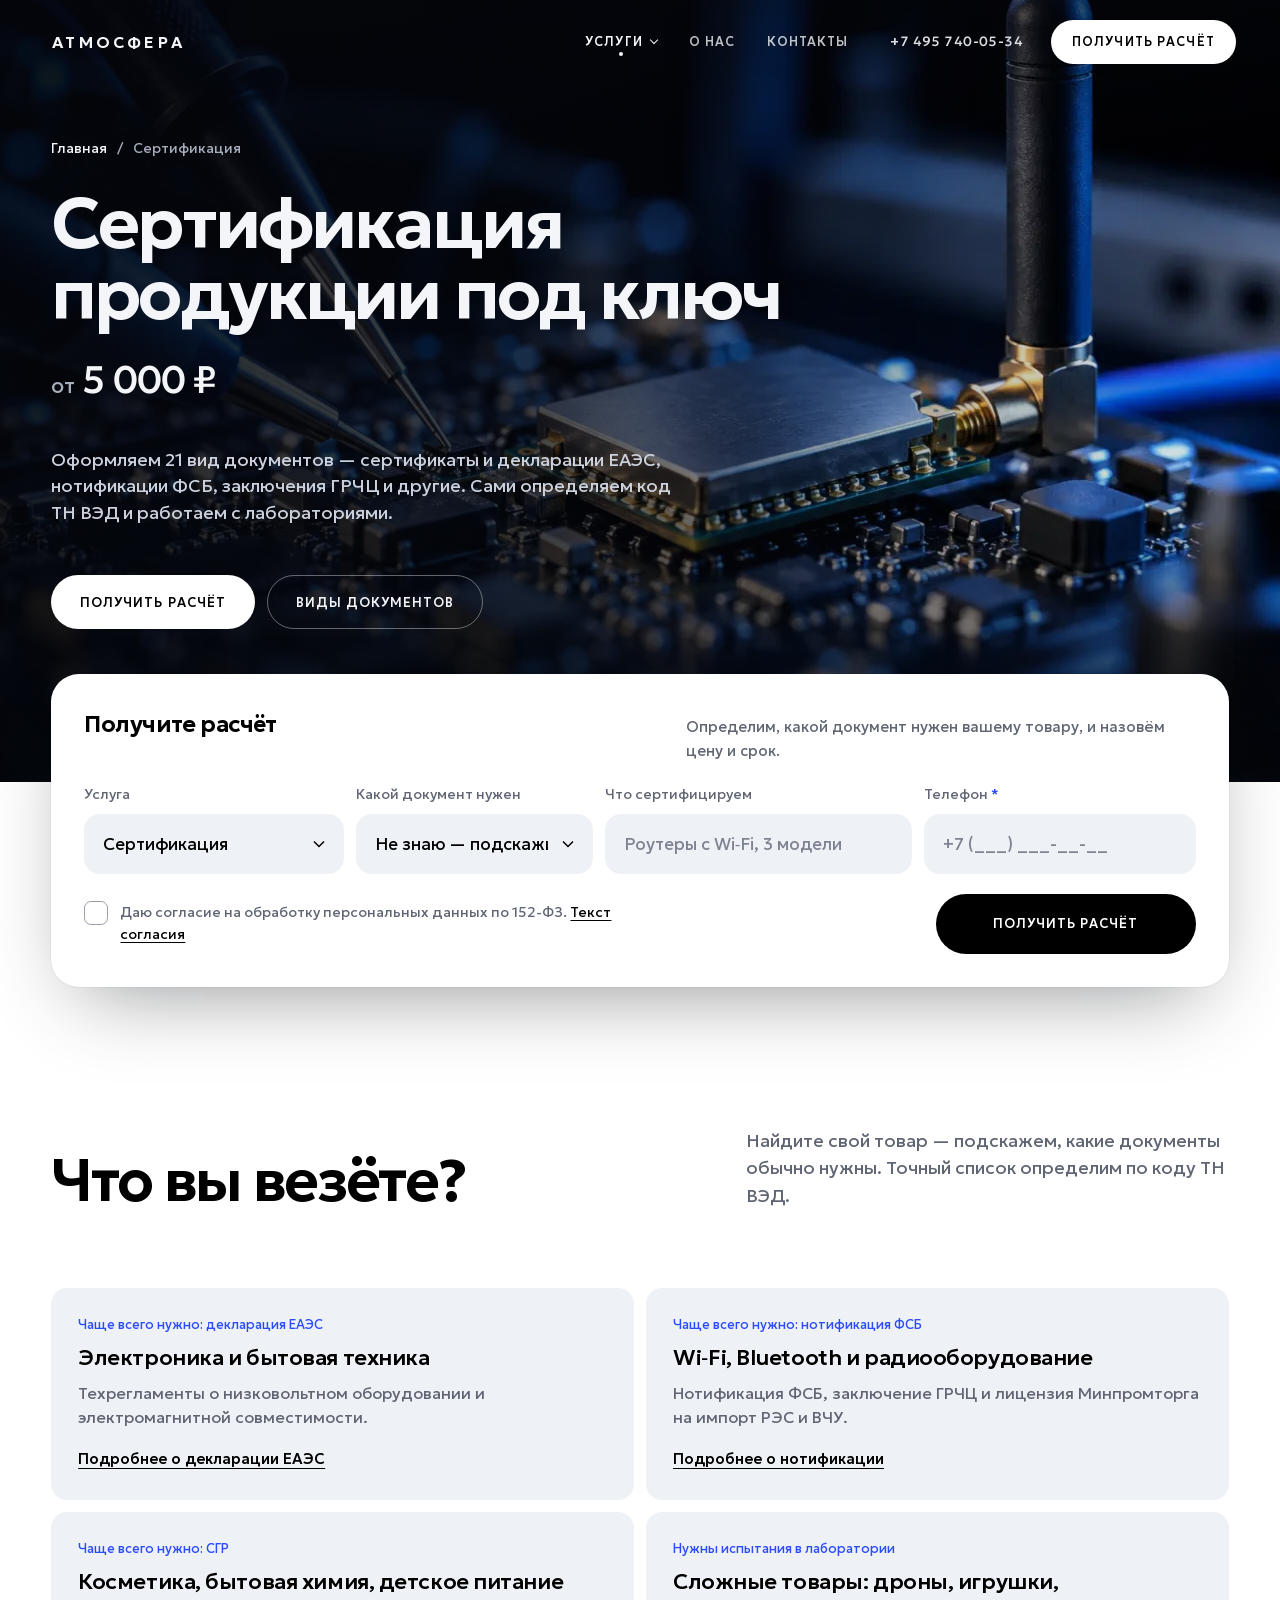
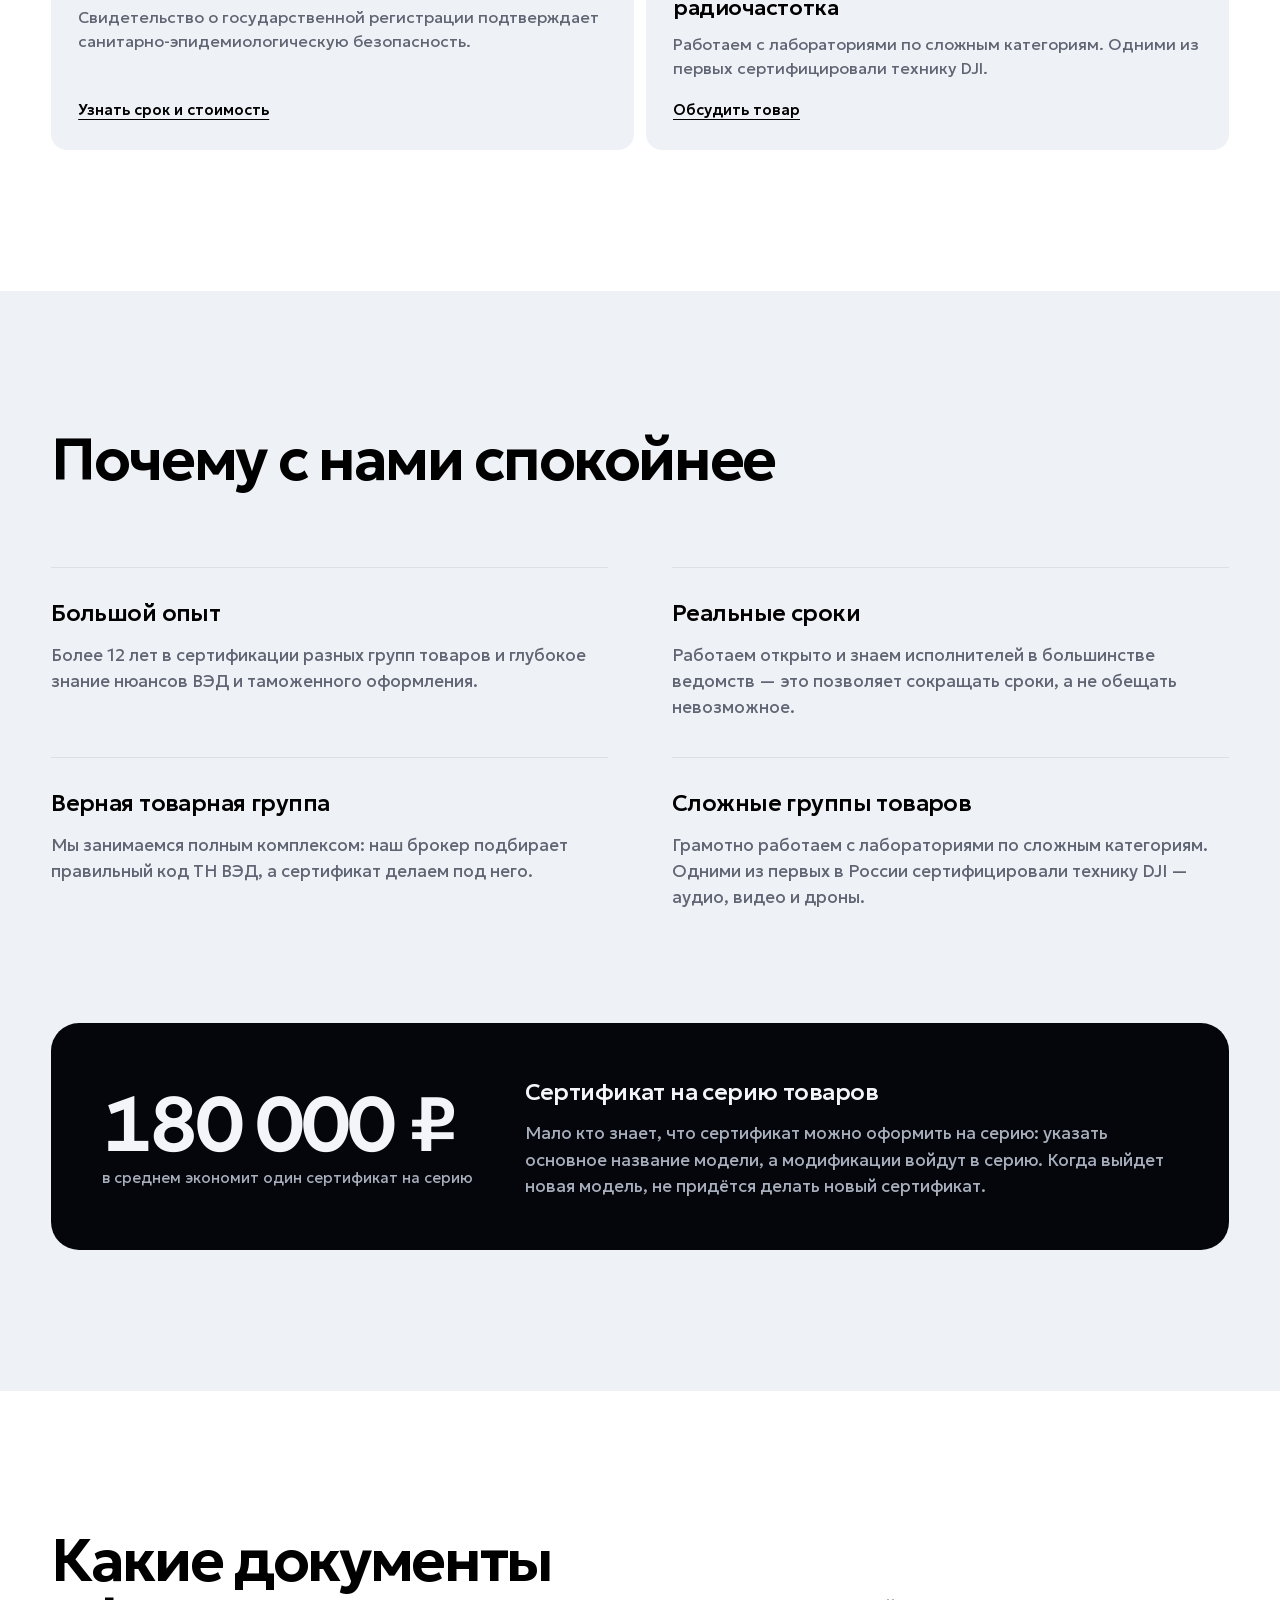
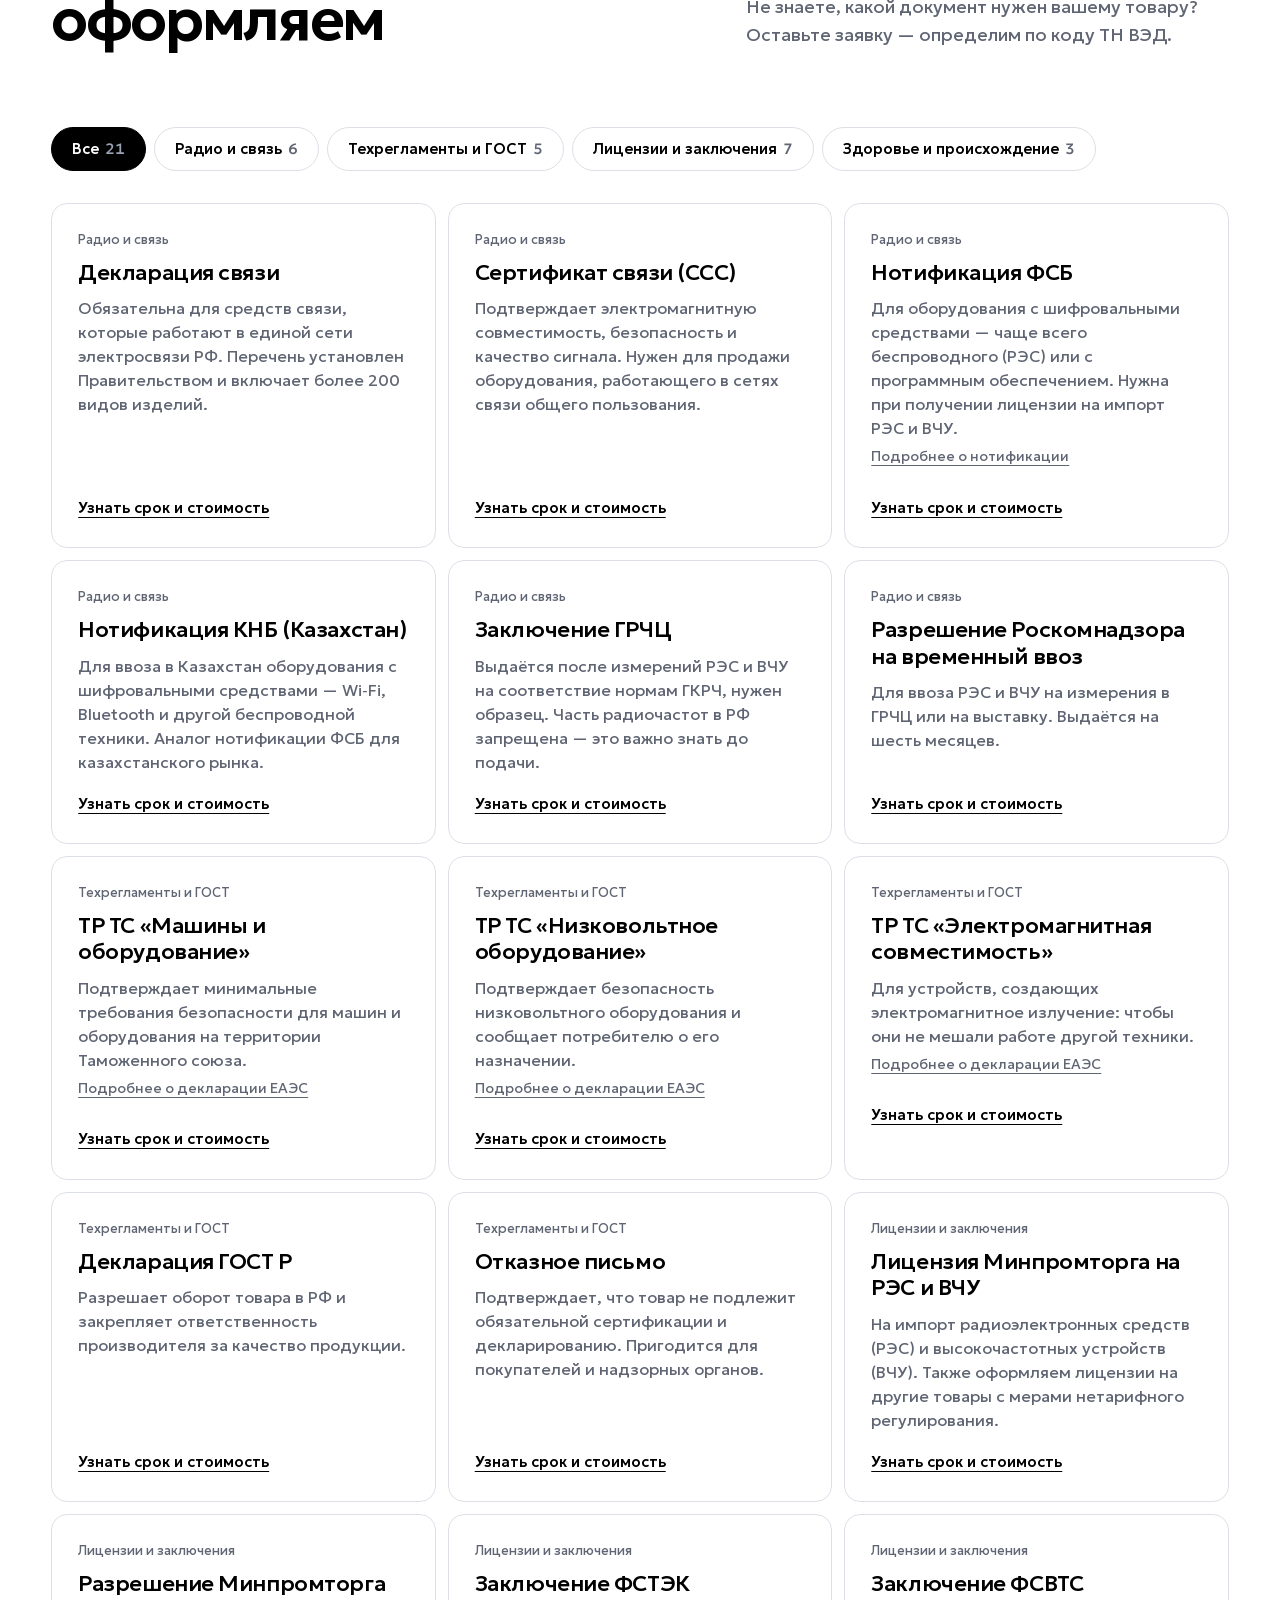
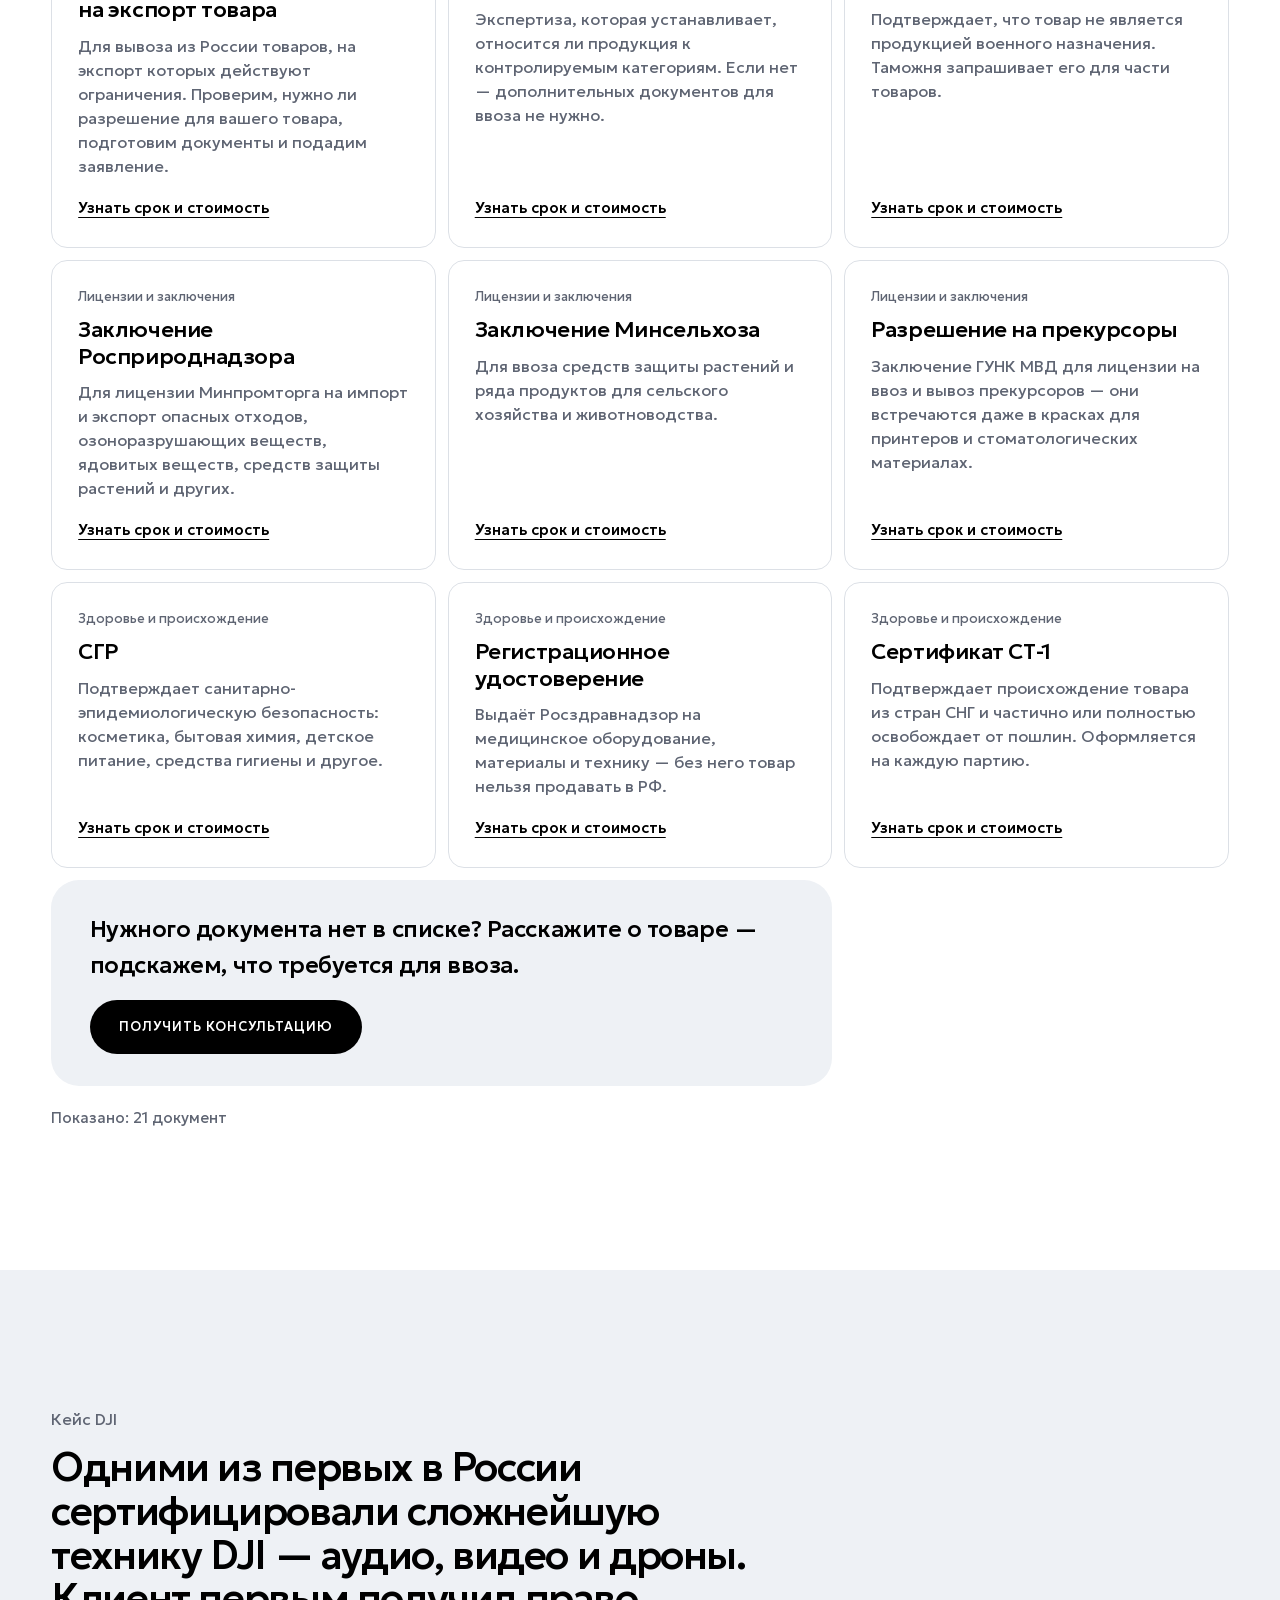
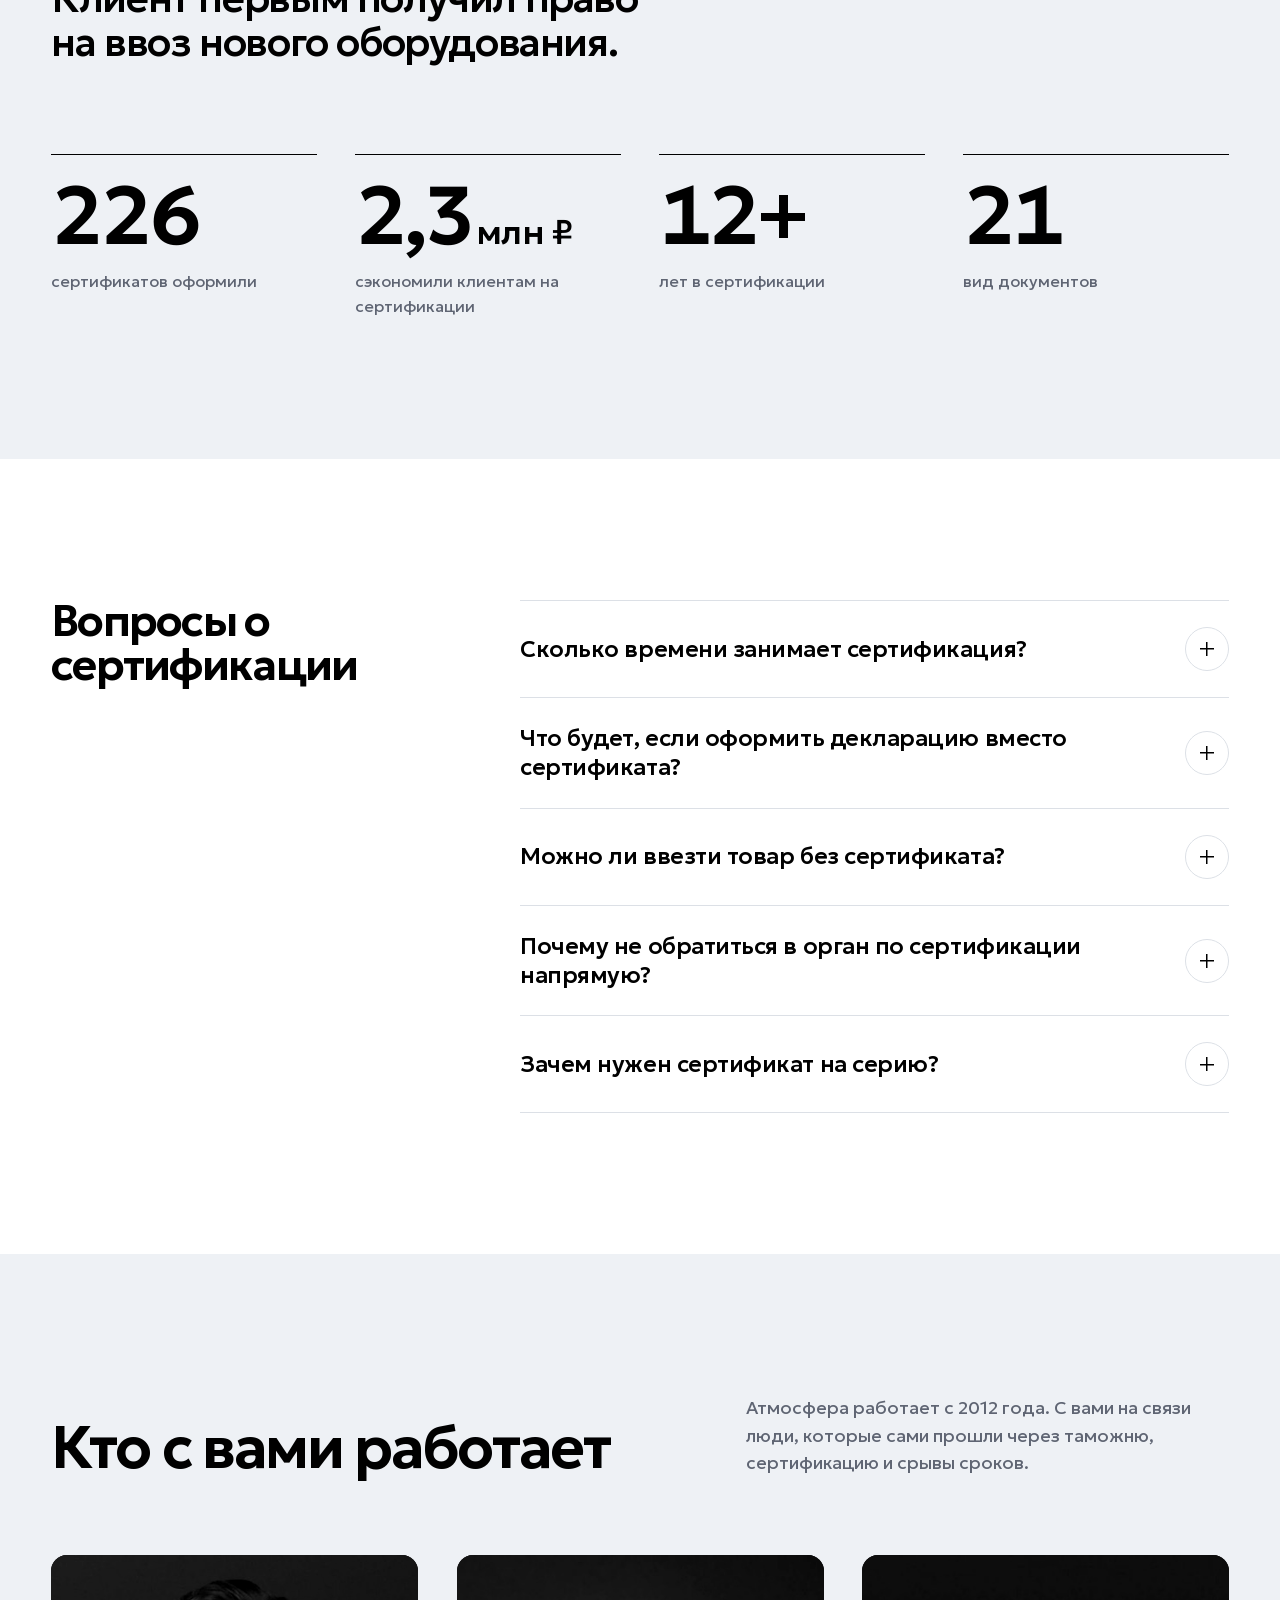
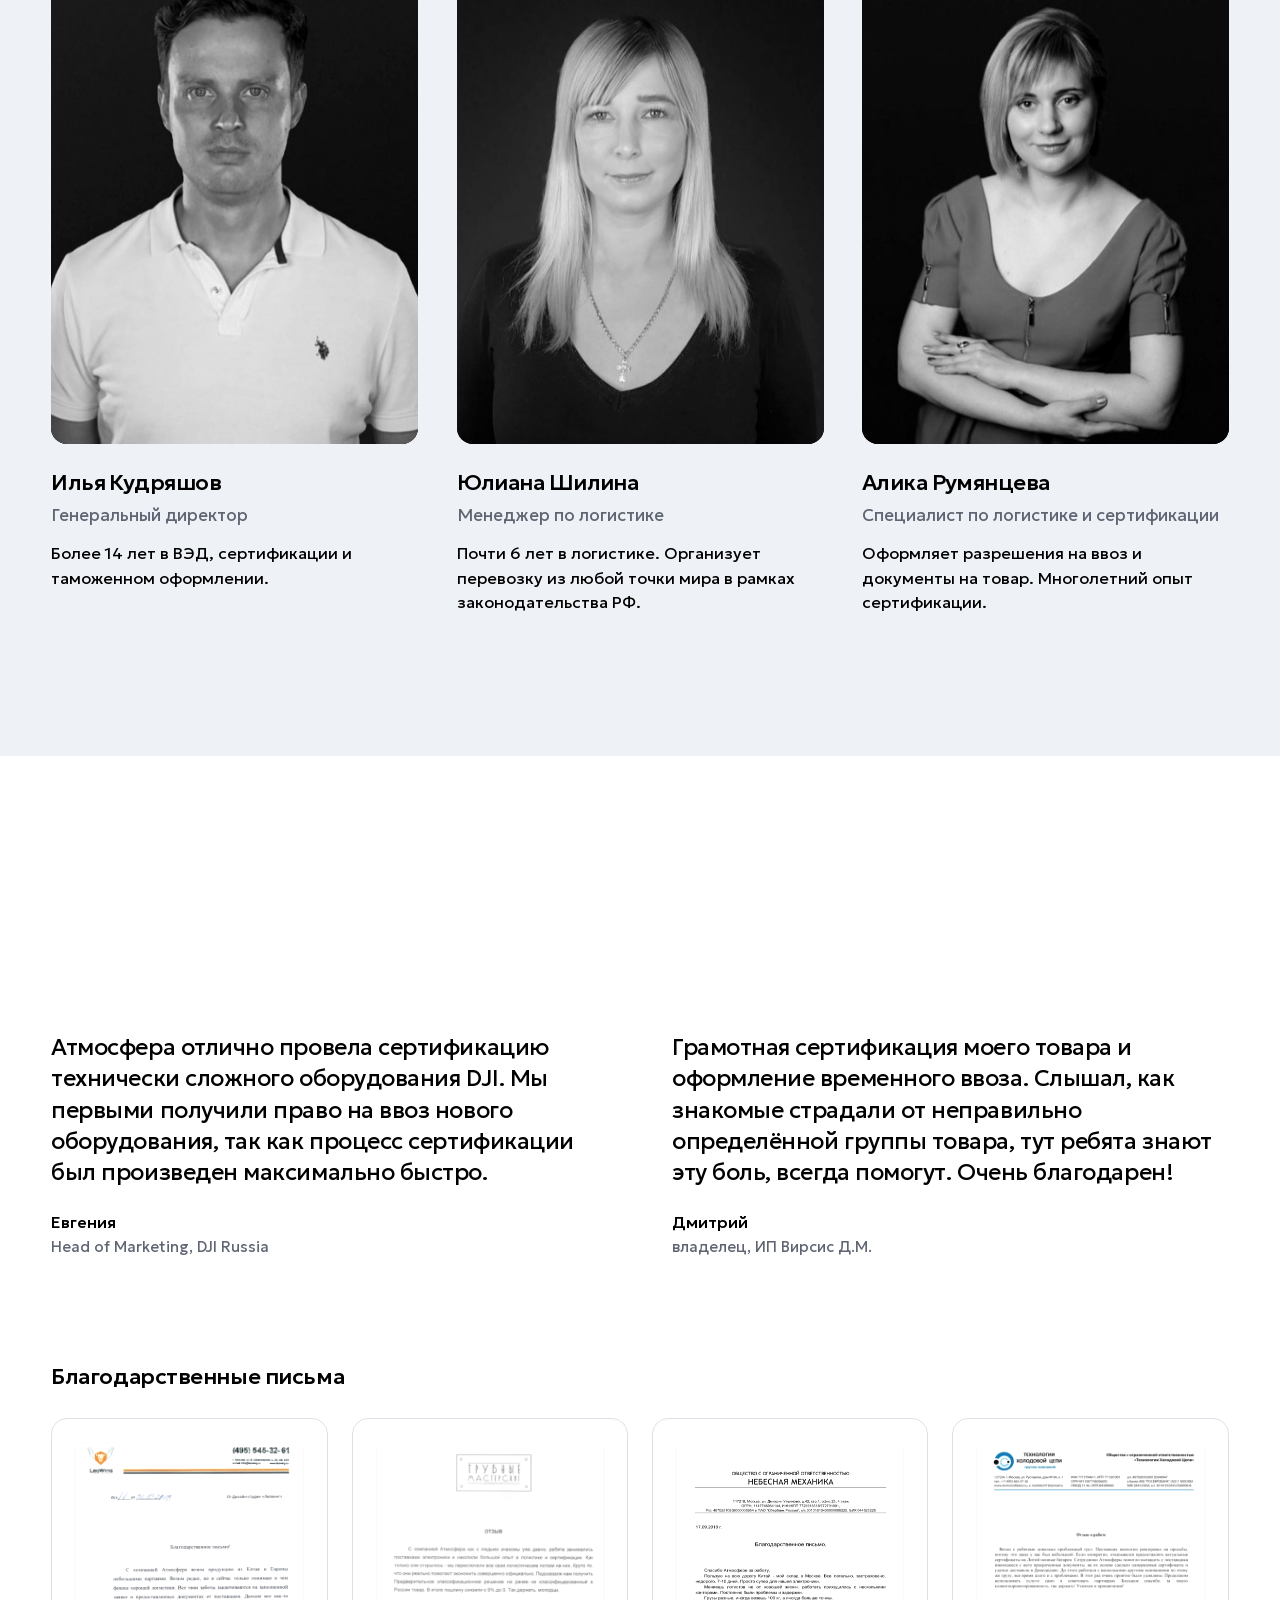
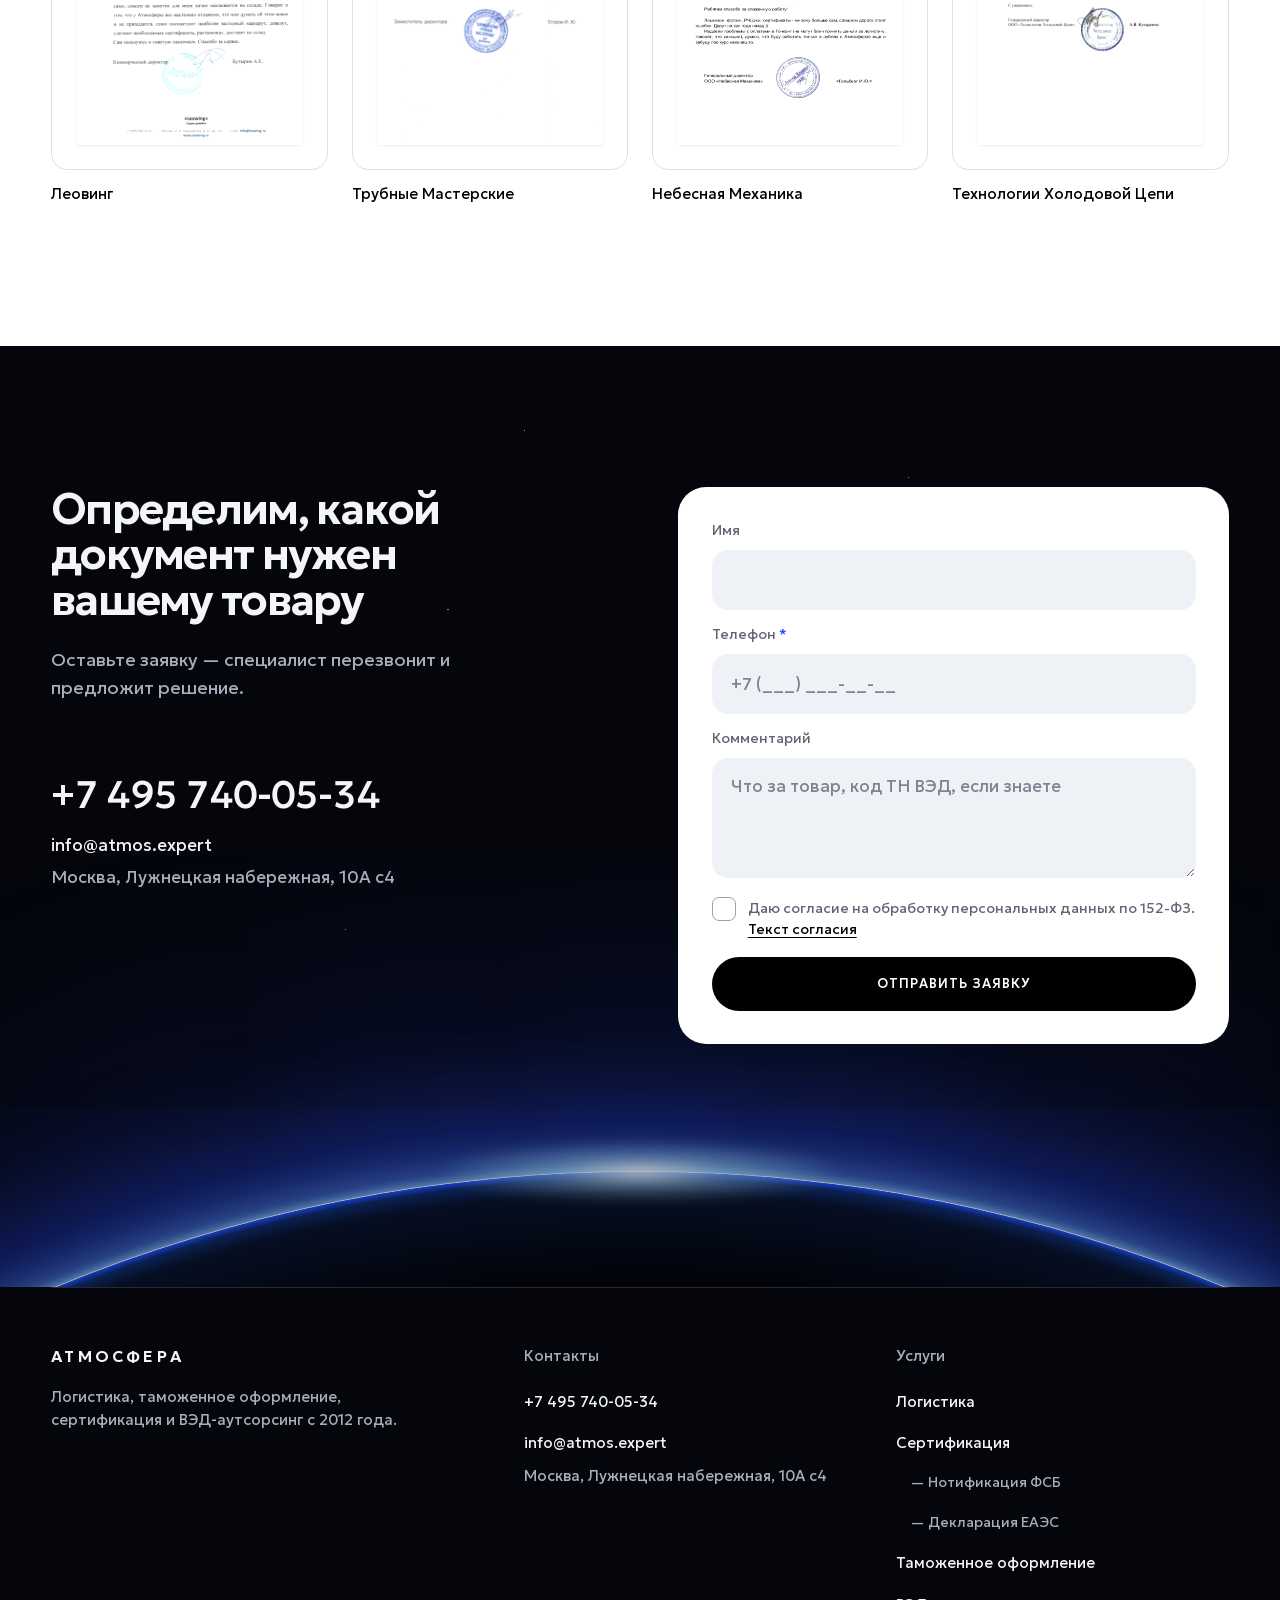
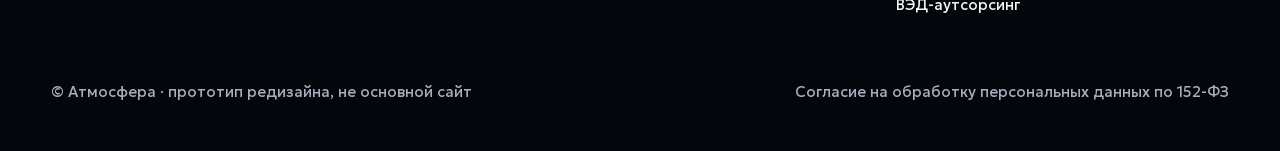
<file: sertifikaciya.html>
<!doctype html>
<html lang="ru">
<head>
<meta charset="utf-8">
<meta name="viewport" content="width=device-width, initial-scale=1">
<title>Сертификация продукции под ключ от 5 000 ₽ — Атмосфера</title>
<meta name="description" content="21 вид документов: сертификаты и декларации ЕАЭС, нотификация ФСБ и КНБ, ГРЧЦ, лицензия Минпромторга. Сами подбираем код ТН ВЭД.">
<meta name="robots" content="noindex, nofollow">
<meta name="theme-color" content="#04060B">
<link rel="icon" href="data:image/svg+xml,%3Csvg xmlns=%27http://www.w3.org/2000/svg%27 viewBox=%270 0 64 64%27%3E%3Crect width=%2764%27 height=%2764%27 rx=%2714%27 fill=%27%2304060B%27/%3E%3Cpath d=%27M8 46 Q32 30 56 46%27 stroke=%27%237CC8FF%27 stroke-width=%274%27 fill=%27none%27/%3E%3C/svg%3E">
<meta property="og:type" content="website">
<meta property="og:title" content="Сертификация продукции под ключ — Атмосфера">
<meta property="og:site_name" content="Атмосфера">
<link rel="canonical" href="https://atmos.expert/certification/">
<meta property="og:url" content="https://atmos.expert/certification/">
<meta property="og:description" content="21 вид документов: сертификаты и декларации ЕАЭС, нотификация ФСБ и КНБ, ГРЧЦ, лицензия Минпромторга. Сами подбираем код ТН ВЭД.">
<meta property="og:image" content="https://atmos.expert/assets/bg/lab-1600.jpg">
<meta property="og:locale" content="ru_RU">
<meta name="twitter:card" content="summary_large_image">
<link rel="preload" href="assets/fonts/geologica-cyrillic.woff2" as="font" type="font/woff2" crossorigin>
<link rel="stylesheet" href="assets/fonts/fonts.css">
<link rel="stylesheet" href="style.css">
<script>document.documentElement.classList.add('js');</script>
<script type="application/ld+json">{"@context": "https://schema.org", "@graph": [{"@type": ["Organization", "LocalBusiness"], "@id": "https://atmos.expert/#org", "name": "Атмосфера", "url": "https://atmos.expert/", "telephone": "+7 495 740-05-34", "email": "info@atmos.expert", "foundingDate": "2012", "address": {"@type": "PostalAddress", "streetAddress": "Лужнецкая набережная, 10А с4", "addressLocality": "Москва", "addressCountry": "RU"}, "description": "Логистика, таможенное оформление, сертификация продукции и ВЭД-аутсорсинг с 2012 года.", "areaServed": "RU"}, {"@type": "Service", "name": "Сертификация продукции под ключ", "url": "https://atmos.expert/certification/", "description": "Сертификаты и декларации ЕАЭС, нотификация ФСБ, заключение ГРЧЦ, СГР и другие разрешительные документы.", "provider": {"@id": "https://atmos.expert/#org"}, "areaServed": "RU", "offers": {"@type": "Offer", "priceCurrency": "RUB", "priceSpecification": {"@type": "PriceSpecification", "minPrice": 5000, "priceCurrency": "RUB"}}}, {"@type": "BreadcrumbList", "itemListElement": [{"@type": "ListItem", "position": 1, "name": "Главная", "item": "https://atmos.expert/"}, {"@type": "ListItem", "position": 2, "name": "Сертификация", "item": "https://atmos.expert/certification/"}]}, {"@type": "FAQPage", "mainEntity": [{"@type": "Question", "name": "Сколько времени занимает сертификация?", "acceptedAnswer": {"@type": "Answer", "text": "Зависит от вида документа и товара. Мы сразу называем реальный срок: многие компании называют сроки вдвое короче необходимых, а потом их срывают."}}, {"@type": "Question", "name": "Что будет, если оформить декларацию вместо сертификата?", "acceptedAnswer": {"@type": "Answer", "text": "Если таможня остановит на этапе подачи — потеряете стоимость декларации. Если после подачи — будет административное дело и штраф 50 000 ₽. Поэтому код ТН ВЭД определяем до сертификации."}}, {"@type": "Question", "name": "Можно ли ввезти товар без сертификата?", "acceptedAnswer": {"@type": "Answer", "text": "Да, через процедуру временного ввоза — для товаров, сертификация которых долгая и дорогая, например электроники с мощными радиопередатчиками. Подскажем, подходит ли она вам."}}, {"@type": "Question", "name": "Почему не обратиться в орган по сертификации напрямую?", "acceptedAnswer": {"@type": "Answer", "text": "У каждого органа свои правила оформления заявлений, часто нужно лицензионное ПО, а орган может ошибиться с классификацией товара. Мы берём это на себя, а сертификат делаем сразу под таможенное оформление."}}, {"@type": "Question", "name": "Зачем нужен сертификат на серию?", "acceptedAnswer": {"@type": "Answer", "text": "В сертификате указывают основное название модели, а модификации входят в серию. Когда выходит новая модель, новый сертификат не понадобится."}}]}]}</script>
</head>
<body>
<a class="skip-link" href="#main">Перейти к содержанию</a>

<header class="site-header" data-header>
  <div class="wrap">
    <div class="header-inner">
    <a class="logo" href="index.html" aria-label="Атмосфера — на главную">АТМОСФЕРА</a>
    <nav class="main-nav" id="main-nav" aria-label="Основное меню">
      <ul class="nav-list">
        <li class="nav-services is-current">
          <button class="nav-trigger" type="button" aria-expanded="false" aria-controls="services-panel" data-services>Услуги<span class="chev" aria-hidden="true"></span></button>
          <div class="services-panel" id="services-panel">
            <p class="services-label">Услуги</p>
            <ul class="services-grid">
            <li><a class="svc-link" href="logistika.html"><b>Логистика</b><span>Авиа, море, авто, ж/д, сборные грузы</span><em>от 12 000 ₽</em></a></li>
            <li><a class="svc-link" href="sertifikaciya.html" aria-current="page"><b>Сертификация</b><span>21 вид сертификатов и разрешений</span><em>от 5 000 ₽</em></a></li>
            <li><a class="svc-link" href="tamozhennoe-oformlenie.html"><b>Таможенное оформление</b><span>Импорт, экспорт, временный ввоз</span><em>от 15 000 ₽</em></a></li>
            <li><a class="svc-link" href="ved.html"><b>ВЭД-аутсорсинг</b><span>Ваш отдел ВЭД под ключ</span><em>от 12 000 ₽</em></a></li>
            </ul>
            <div class="services-more"><span>Часто ищут</span><a href="notifikaciya-fsb.html">Нотификация ФСБ</a><a href="deklaraciya-eaes.html">Декларация ЕАЭС</a><a href="tamozhennoe-oformlenie.html#vremennyj-vvoz">Временный ввоз</a></div>
          </div>
        </li>
        <li><a class="nav-link" href="#team">О нас</a></li>
        <li><a class="nav-link" href="#contacts">Контакты</a></li>
      </ul>
      <div class="nav-actions">
        <a class="btn btn-light" href="#calc" data-to-phone>Получить расчёт</a>
        <a class="btn btn-outline-light" href="tel:+74957400534">Позвонить</a>
        <a class="nav-phone" href="tel:+74957400534">+7 495 740-05-34</a>
      </div>
    </nav>
    <a class="header-phone" href="tel:+74957400534">+7 495 740-05-34</a>
    <a class="btn btn-sm header-cta" href="#calc">Получить расчёт</a>
    <button class="burger" type="button" data-burger aria-controls="main-nav" aria-expanded="false" aria-label="Открыть меню"><span class="burger-lines"></span></button>
    </div>
  </div>
</header>

<main id="main">

  <section class="night hero hero--service hero--photo" aria-labelledby="hero-title" style="--media-pos: 70% 50%; --media-pos-m: 72% 50%">
    <div class="hero-media" aria-hidden="true"><picture><source type="image/webp" srcset="assets/bg/lab-828.webp 828w, assets/bg/lab-1280.webp 1280w, assets/bg/lab-1920.webp 1920w" sizes="100vw"><img src="assets/bg/lab-1600.jpg" alt="" width="1600" height="1067" fetchpriority="high" decoding="async"></picture></div>
    <span class="hero-end" data-hero-end aria-hidden="true"></span>
    <div class="wrap hero-inner">
      <div>
        <nav class="crumbs" aria-label="Хлебные крошки"><a href="index.html">Главная</a><span aria-hidden="true">/</span><span aria-current="page">Сертификация</span></nav>
        <h1 id="hero-title" data-split>Сертификация продукции под ключ</h1>
        <p class="hero-price"><small>от</small>5 000 ₽</p>
        <p class="hero-lead">Оформляем 21 вид документов — сертификаты и декларации ЕАЭС, нотификации ФСБ, заключения ГРЧЦ и другие. Сами определяем код ТН ВЭД и работаем с лабораториями.</p>
        <div class="hero-actions">
          <a class="btn btn-light" href="#calc" data-to-phone>Получить расчёт</a>
          <a class="btn btn-outline-light" href="#docs">Виды документов</a>
        </div>
      </div>
    </div>
  </section>

  <section class="quote" id="calc" aria-labelledby="calc-title">
    <div class="wrap">
      <div class="quote-card">
        <div class="quote-head">
          <h2 id="calc-title">Получите расчёт</h2>
          <p>Определим, какой документ нужен вашему товару, и назовём цену и срок.</p>
        </div>
        <form data-form novalidate>
          <div class="quote-grid">
            <div class="field">
              <label for="calc-service">Услуга</label>
              <select id="calc-service" name="service" data-service-select>
                <option>Доставка груза</option>
                <option>Таможенное оформление</option>
                <option selected>Сертификация</option>
                <option>ВЭД под ключ</option>
                <option>Пока не знаю</option>
              </select>
            </div>
            <div class="field">
              <label for="calc-doc">Какой документ нужен</label>
              <select id="calc-doc" name="document" data-doc-select>
                <option selected>Не знаю — подскажите</option>
                <option>Декларация связи</option>
                <option>Сертификат связи (ССС)</option>
                <option>Нотификация ФСБ</option>
                <option>Нотификация КНБ (Казахстан)</option>
                <option>Заключение ГРЧЦ</option>
                <option value="Разрешение Роскомнадзора на временный ввоз">Роскомнадзор: временный ввоз</option>
                <option value="ТР ТС «Машины и оборудование»">Машины и оборудование (ТР ТС 010)</option>
                <option value="ТР ТС «Низковольтное оборудование»">Низковольтное (ТР ТС 004)</option>
                <option value="ТР ТС «Электромагнитная совместимость»">ЭМС (ТР ТС 020)</option>
                <option>Декларация ГОСТ Р</option>
                <option>Отказное письмо</option>
                <option>Лицензия Минпромторга на РЭС и ВЧУ</option>
                <option>Разрешение Минпромторга на экспорт товара</option>
                <option>Заключение ФСТЭК</option>
                <option>Заключение ФСВТС</option>
                <option>Заключение Росприроднадзора</option>
                <option>Заключение Минсельхоза</option>
                <option>Разрешение на прекурсоры</option>
                <option>СГР</option>
                <option>Регистрационное удостоверение</option>
                <option>Сертификат СТ-1</option>
              </select>
            </div>
            <div class="field">
              <label for="calc-cargo">Что сертифицируем</label>
              <input id="calc-cargo" name="cargo" type="text" placeholder="Роутеры с Wi‑Fi, 3 модели" autocomplete="off">
            </div>
            <div class="field field--phone">
              <label for="calc-phone">Телефон <span class="req" aria-hidden="true">*</span></label>
              <input id="calc-phone" name="phone" type="tel" inputmode="tel" placeholder="+7 (___) ___-__-__" autocomplete="tel" required aria-describedby="calc-phone-error" data-phone>
              <span class="field-error" id="calc-phone-error" aria-live="polite"></span>
            </div>
          </div>
          <div class="quote-foot">
          <div class="consent">
            <input id="calc-consent" type="checkbox" name="consent" aria-describedby="calc-consent-error" data-consent>
            <label for="calc-consent">Даю согласие на обработку персональных данных по 152-ФЗ. <a href="#soglasie">Текст согласия</a></label>
            <span class="field-error" id="calc-consent-error" aria-live="polite"></span>
          </div>
          <button class="btn btn-dark" type="submit">Получить расчёт</button>
          </div>
        </form>
      </div>
    </div>
  </section>

  <section class="section" id="goods" aria-labelledby="goods-title">
    <div class="wrap">
      <div class="section-head section-head--split" data-reveal>
        <h2 id="goods-title">Что вы везёте?</h2>
        <p>Найдите свой товар — подскажем, какие документы обычно нужны. Точный список определим по коду ТН ВЭД.</p>
      </div>
      <div class="docs docs--2 goods">
        <article class="doc">
          <span class="doc-cat">Чаще всего нужно: декларация ЕАЭС</span>
          <h3>Электроника и бытовая техника</h3>
          <p>Техрегламенты о низковольтном оборудовании и электромагнитной совместимости.</p>
          <a class="doc-cta" href="deklaraciya-eaes.html">Подробнее о декларации ЕАЭС</a>
        </article>
        <article class="doc">
          <span class="doc-cat">Чаще всего нужно: нотификация ФСБ</span>
          <h3>Wi‑Fi, Bluetooth и радиооборудование</h3>
          <p>Нотификация ФСБ, заключение ГРЧЦ и лицензия Минпромторга на импорт РЭС и ВЧУ.</p>
          <a class="doc-cta" href="notifikaciya-fsb.html">Подробнее о нотификации</a>
        </article>
        <article class="doc">
          <span class="doc-cat">Чаще всего нужно: СГР</span>
          <h3>Косметика, бытовая химия, детское питание</h3>
          <p>Свидетельство о государственной регистрации подтверждает санитарно-эпидемиологическую безопасность.</p>
          <a class="doc-cta" href="#calc" data-to-phone data-doc-pick="СГР">Узнать срок и стоимость</a>
        </article>
        <article class="doc">
          <span class="doc-cat">Нужны испытания в лаборатории</span>
          <h3>Сложные товары: дроны, игрушки, радиочастотка</h3>
          <p>Работаем с лабораториями по сложным категориям. Одними из первых сертифицировали технику DJI.</p>
          <a class="doc-cta" href="#calc" data-to-phone>Обсудить товар</a>
        </article>
      </div>
    </div>
  </section>


  <section class="section section--mist" id="benefits" aria-labelledby="benefits-title">
    <div class="wrap">
      <div class="section-head" data-reveal>
        <h2 id="benefits-title">Почему с нами спокойнее</h2>
      </div>
      <div class="benefits">
        <article class="benefit"><h3>Большой опыт</h3><p>Более 12 лет в сертификации разных групп товаров и глубокое знание нюансов ВЭД и таможенного оформления.</p></article>
        <article class="benefit"><h3>Реальные сроки</h3><p>Работаем открыто и знаем исполнителей в большинстве ведомств — это позволяет сокращать сроки, а не обещать невозможное.</p></article>
        <article class="benefit"><h3>Верная товарная группа</h3><p>Мы занимаемся полным комплексом: наш брокер подбирает правильный код ТН ВЭД, а сертификат делаем под него.</p></article>
        <article class="benefit"><h3>Сложные группы товаров</h3><p>Грамотно работаем с лабораториями по сложным категориям. Одними из первых в России сертифицировали технику DJI — аудио, видео и дроны.</p></article>
      </div>
      <div class="tip" data-reveal>
        <p class="tip-figure">180 000 ₽<small>в среднем экономит один сертификат на серию</small></p>
        <div>
          <h3>Сертификат на серию товаров</h3>
          <p>Мало кто знает, что сертификат можно оформить на серию: указать основное название модели, а модификации войдут в серию. Когда выйдет новая модель, не придётся делать новый сертификат.</p>
        </div>
      </div>
    </div>
  </section>

  <section class="section" id="docs" aria-labelledby="docs-title">
    <div class="wrap">
      <div class="section-head section-head--split" data-reveal>
        <h2 id="docs-title">Какие документы оформляем</h2>
        <p>Не знаете, какой документ нужен вашему товару? Оставьте заявку — определим по коду ТН ВЭД.</p>
      </div>
      <div class="doc-filters" role="group" aria-label="Категории документов">
          <button class="doc-filter" type="button" data-doc-filter="all" aria-pressed="true">Все<span class="n">19</span></button>
          <button class="doc-filter" type="button" data-doc-filter="radio" aria-pressed="false">Радио и связь<span class="n">5</span></button>
          <button class="doc-filter" type="button" data-doc-filter="tr" aria-pressed="false">Техрегламенты и ГОСТ<span class="n">5</span></button>
          <button class="doc-filter" type="button" data-doc-filter="lic" aria-pressed="false">Лицензии и заключения<span class="n">6</span></button>
          <button class="doc-filter" type="button" data-doc-filter="med" aria-pressed="false">Здоровье и происхождение<span class="n">3</span></button>
      </div>
      <div class="docs">
        <article class="doc" data-doc="radio">
          <span class="doc-cat">Радио и связь</span>
          <h3>Декларация связи</h3>
          <p>Обязательна для средств связи, которые работают в единой сети электросвязи РФ. Перечень установлен Правительством и включает более 200 видов изделий.</p>
          <a class="doc-cta" href="#calc" data-to-phone data-doc-pick="Декларация связи">Узнать срок и стоимость</a>
        </article>
        <article class="doc" data-doc="radio">
          <span class="doc-cat">Радио и связь</span>
          <h3>Сертификат связи (ССС)</h3>
          <p>Подтверждает электромагнитную совместимость, безопасность и качество сигнала. Нужен для продажи оборудования, работающего в сетях связи общего пользования.</p>
          <a class="doc-cta" href="#calc" data-to-phone data-doc-pick="Сертификат связи (ССС)">Узнать срок и стоимость</a>
        </article>
        <article class="doc" data-doc="radio">
          <span class="doc-cat">Радио и связь</span>
          <h3>Нотификация ФСБ</h3>
          <p>Для оборудования с шифровальными средствами — чаще всего беспроводного (РЭС) или с программным обеспечением. Нужна при получении лицензии на импорт РЭС и ВЧУ.</p>
          <a class="doc-cta" href="#calc" data-to-phone data-doc-pick="Нотификация ФСБ">Узнать срок и стоимость</a>
          <a class="doc-more" href="notifikaciya-fsb.html">Подробнее о нотификации</a>
        </article>
        <article class="doc" data-doc="radio">
          <span class="doc-cat">Радио и связь</span>
          <h3>Нотификация КНБ (Казахстан)</h3>
          <p>Для ввоза в Казахстан оборудования с шифровальными средствами — Wi‑Fi, Bluetooth и другой беспроводной техники. Аналог нотификации ФСБ для казахстанского рынка.</p>
          <a class="doc-cta" href="#calc" data-to-phone data-doc-pick="Нотификация КНБ (Казахстан)">Узнать срок и стоимость</a>
        </article>
        <article class="doc" data-doc="radio">
          <span class="doc-cat">Радио и связь</span>
          <h3>Заключение ГРЧЦ</h3>
          <p>Выдаётся после измерений РЭС и ВЧУ на соответствие нормам ГКРЧ, нужен образец. Часть радиочастот в РФ запрещена — это важно знать до подачи.</p>
          <a class="doc-cta" href="#calc" data-to-phone data-doc-pick="Заключение ГРЧЦ">Узнать срок и стоимость</a>
        </article>
        <article class="doc" data-doc="radio">
          <span class="doc-cat">Радио и связь</span>
          <h3>Разрешение Роскомнадзора на временный ввоз</h3>
          <p>Для ввоза РЭС и ВЧУ на измерения в ГРЧЦ или на выставку. Выдаётся на шесть месяцев.</p>
          <a class="doc-cta" href="#calc" data-to-phone data-doc-pick="Разрешение Роскомнадзора на временный ввоз">Узнать срок и стоимость</a>
        </article>
        <article class="doc" data-doc="tr">
          <span class="doc-cat">Техрегламенты и ГОСТ</span>
          <h3>ТР ТС «Машины и оборудование»</h3>
          <p>Подтверждает минимальные требования безопасности для машин и оборудования на территории Таможенного союза.</p>
          <a class="doc-cta" href="#calc" data-to-phone data-doc-pick="ТР ТС «Машины и оборудование»">Узнать срок и стоимость</a>
          <a class="doc-more" href="deklaraciya-eaes.html">Подробнее о декларации ЕАЭС</a>
        </article>
        <article class="doc" data-doc="tr">
          <span class="doc-cat">Техрегламенты и ГОСТ</span>
          <h3>ТР ТС «Низковольтное оборудование»</h3>
          <p>Подтверждает безопасность низковольтного оборудования и сообщает потребителю о его назначении.</p>
          <a class="doc-cta" href="#calc" data-to-phone data-doc-pick="ТР ТС «Низковольтное оборудование»">Узнать срок и стоимость</a>
          <a class="doc-more" href="deklaraciya-eaes.html">Подробнее о декларации ЕАЭС</a>
        </article>
        <article class="doc" data-doc="tr">
          <span class="doc-cat">Техрегламенты и ГОСТ</span>
          <h3>ТР ТС «Электромагнитная совместимость»</h3>
          <p>Для устройств, создающих электромагнитное излучение: чтобы они не мешали работе другой техники.</p>
          <a class="doc-cta" href="#calc" data-to-phone data-doc-pick="ТР ТС «Электромагнитная совместимость»">Узнать срок и стоимость</a>
          <a class="doc-more" href="deklaraciya-eaes.html">Подробнее о декларации ЕАЭС</a>
        </article>
        <article class="doc" data-doc="tr">
          <span class="doc-cat">Техрегламенты и ГОСТ</span>
          <h3>Декларация ГОСТ Р</h3>
          <p>Разрешает оборот товара в РФ и закрепляет ответственность производителя за качество продукции.</p>
          <a class="doc-cta" href="#calc" data-to-phone data-doc-pick="Декларация ГОСТ Р">Узнать срок и стоимость</a>
        </article>
        <article class="doc" data-doc="tr">
          <span class="doc-cat">Техрегламенты и ГОСТ</span>
          <h3>Отказное письмо</h3>
          <p>Подтверждает, что товар не подлежит обязательной сертификации и декларированию. Пригодится для покупателей и надзорных органов.</p>
          <a class="doc-cta" href="#calc" data-to-phone data-doc-pick="Отказное письмо">Узнать срок и стоимость</a>
        </article>
        <article class="doc" data-doc="lic">
          <span class="doc-cat">Лицензии и заключения</span>
          <h3>Лицензия Минпромторга на РЭС и ВЧУ</h3>
          <p>На импорт радиоэлектронных средств (РЭС) и высокочастотных устройств (ВЧУ). Также оформляем лицензии на другие товары с мерами нетарифного регулирования.</p>
          <a class="doc-cta" href="#calc" data-to-phone data-doc-pick="Лицензия Минпромторга на РЭС и ВЧУ">Узнать срок и стоимость</a>
        </article>
        <article class="doc" data-doc="lic">
          <span class="doc-cat">Лицензии и заключения</span>
          <h3>Разрешение Минпромторга на экспорт товара</h3>
          <p>Для вывоза из России товаров, на экспорт которых действуют ограничения. Проверим, нужно ли разрешение для вашего товара, подготовим документы и подадим заявление.</p>
          <a class="doc-cta" href="#calc" data-to-phone data-doc-pick="Разрешение Минпромторга на экспорт товара">Узнать срок и стоимость</a>
        </article>
        <article class="doc" data-doc="lic">
          <span class="doc-cat">Лицензии и заключения</span>
          <h3>Заключение ФСТЭК</h3>
          <p>Экспертиза, которая устанавливает, относится ли продукция к контролируемым категориям. Если нет — дополнительных документов для ввоза не нужно.</p>
          <a class="doc-cta" href="#calc" data-to-phone data-doc-pick="Заключение ФСТЭК">Узнать срок и стоимость</a>
        </article>
        <article class="doc" data-doc="lic">
          <span class="doc-cat">Лицензии и заключения</span>
          <h3>Заключение ФСВТС</h3>
          <p>Подтверждает, что товар не является продукцией военного назначения. Таможня запрашивает его для части товаров.</p>
          <a class="doc-cta" href="#calc" data-to-phone data-doc-pick="Заключение ФСВТС">Узнать срок и стоимость</a>
        </article>
        <article class="doc" data-doc="lic">
          <span class="doc-cat">Лицензии и заключения</span>
          <h3>Заключение Росприроднадзора</h3>
          <p>Для лицензии Минпромторга на импорт и экспорт опасных отходов, озоноразрушающих веществ, ядовитых веществ, средств защиты растений и других.</p>
          <a class="doc-cta" href="#calc" data-to-phone data-doc-pick="Заключение Росприроднадзора">Узнать срок и стоимость</a>
        </article>
        <article class="doc" data-doc="lic">
          <span class="doc-cat">Лицензии и заключения</span>
          <h3>Заключение Минсельхоза</h3>
          <p>Для ввоза средств защиты растений и ряда продуктов для сельского хозяйства и животноводства.</p>
          <a class="doc-cta" href="#calc" data-to-phone data-doc-pick="Заключение Минсельхоза">Узнать срок и стоимость</a>
        </article>
        <article class="doc" data-doc="lic">
          <span class="doc-cat">Лицензии и заключения</span>
          <h3>Разрешение на прекурсоры</h3>
          <p>Заключение ГУНК МВД для лицензии на ввоз и вывоз прекурсоров — они встречаются даже в красках для принтеров и стоматологических материалах.</p>
          <a class="doc-cta" href="#calc" data-to-phone data-doc-pick="Разрешение на прекурсоры">Узнать срок и стоимость</a>
        </article>
        <article class="doc" data-doc="med">
          <span class="doc-cat">Здоровье и происхождение</span>
          <h3>СГР</h3>
          <p>Подтверждает санитарно-эпидемиологическую безопасность: косметика, бытовая химия, детское питание, средства гигиены и другое.</p>
          <a class="doc-cta" href="#calc" data-to-phone data-doc-pick="СГР">Узнать срок и стоимость</a>
        </article>
        <article class="doc" data-doc="med">
          <span class="doc-cat">Здоровье и происхождение</span>
          <h3>Регистрационное удостоверение</h3>
          <p>Выдаёт Росздравнадзор на медицинское оборудование, материалы и технику — без него товар нельзя продавать в РФ.</p>
          <a class="doc-cta" href="#calc" data-to-phone data-doc-pick="Регистрационное удостоверение">Узнать срок и стоимость</a>
        </article>
        <article class="doc" data-doc="med">
          <span class="doc-cat">Здоровье и происхождение</span>
          <h3>Сертификат СТ-1</h3>
          <p>Подтверждает происхождение товара из стран СНГ и частично или полностью освобождает от пошлин. Оформляется на каждую партию.</p>
          <a class="doc-cta" href="#calc" data-to-phone data-doc-pick="Сертификат СТ-1">Узнать срок и стоимость</a>
        </article>
        <div class="cta-strip">
          <p>Нужного документа нет в списке? Расскажите о товаре — подскажем, что требуется для ввоза.</p>
          <a class="btn btn-dark" href="#calc" data-to-phone>Получить консультацию</a>
        </div>
      </div>
      <p class="doc-count" data-doc-count aria-live="polite">Показано: 21 документ</p>
    </div>
  </section>

  <section class="section section--mist" id="case" aria-labelledby="case-title">
    <div class="wrap">
      <h2 class="sr-only" id="case-title">Кейс DJI и результаты</h2>
      <p class="case-text" data-reveal><span>Кейс DJI</span>Одними из первых в России сертифицировали сложнейшую технику DJI — аудио, видео и дроны. Клиент первым получил право на ввоз нового оборудования.</p>
      <div class="figures">
        <div class="figure"><b><span data-count="228">228</span></b><p>сертификатов оформили</p></div>
        <div class="figure"><b><span data-count="2.3" data-decimals="1">2,3</span><small>млн ₽</small></b><p>сэкономили клиентам на сертификации</p></div>
        <div class="figure"><b><span data-count="12">12</span>+</b><p>лет в сертификации</p></div>
        <div class="figure"><b><span data-count="21">21</span></b><p>вид документов</p></div>
      </div>
    </div>
  </section>

  <section class="section" id="faq" aria-labelledby="faq-title">
    <div class="wrap faq-layout">
      <div class="section-head" data-reveal>
        <h2 id="faq-title">Вопросы о сертификации</h2>
      </div>
      <div class="faq" data-accordion>
        <details>
          <summary>Сколько времени занимает сертификация?</summary>
          <div class="answer"><p>Зависит от вида документа и товара. Мы сразу называем реальный срок: многие компании называют сроки вдвое короче необходимых, а потом их срывают.</p></div>
        </details>
        <details>
          <summary>Что будет, если оформить декларацию вместо сертификата?</summary>
          <div class="answer"><p>Если таможня остановит на этапе подачи — потеряете стоимость декларации. Если после подачи — будет административное дело и штраф 50 000 ₽. Поэтому код ТН ВЭД определяем до сертификации.</p></div>
        </details>
        <details>
          <summary>Можно ли ввезти товар без сертификата?</summary>
          <div class="answer"><p>Да, через процедуру временного ввоза — для товаров, сертификация которых долгая и дорогая, например электроники с мощными радиопередатчиками. Подскажем, подходит ли она вам.</p></div>
        </details>
        <details>
          <summary>Почему не обратиться в орган по сертификации напрямую?</summary>
          <div class="answer"><p>У каждого органа свои правила оформления заявлений, часто нужно лицензионное ПО, а орган может ошибиться с классификацией товара. Мы берём это на себя, а сертификат делаем сразу под таможенное оформление.</p></div>
        </details>
        <details>
          <summary>Зачем нужен сертификат на серию?</summary>
          <div class="answer"><p>В сертификате указывают основное название модели, а модификации входят в серию. Когда выходит новая модель, новый сертификат не понадобится.</p></div>
        </details>
      </div>
    </div>
  </section>

  <section class="section section--mist" id="team" aria-labelledby="team-title">
    <div class="wrap">
      <div class="section-head section-head--split" data-reveal>
        <h2 id="team-title">Кто с вами работает</h2>
        <p>Атмосфера работает с 2012 года. С вами на связи люди, которые сами прошли через таможню, сертификацию и срывы сроков.</p>
      </div>
      <div class="team">
        <article class="person">
          <img src="assets/team/ilya.jpg" alt="Илья Кудряшов" width="480" height="562" loading="lazy">
          <h3>Илья Кудряшов</h3>
          <p class="role">Генеральный директор</p>
          <p>Более 14 лет в ВЭД, сертификации и таможенном оформлении.</p>
        </article>
        <article class="person">
          <img src="assets/team/yuliana.jpg" alt="Юлиана Шилина" width="480" height="562" loading="lazy">
          <h3>Юлиана Шилина</h3>
          <p class="role">Менеджер по логистике</p>
          <p>Почти 6 лет в логистике. Организует перевозку из любой точки мира в рамках законодательства РФ.</p>
        </article>
        <article class="person">
          <img src="assets/team/alika.jpg" alt="Алика Румянцева" width="480" height="562" loading="lazy">
          <h3>Алика Румянцева</h3>
          <p class="role">Специалист по логистике и сертификации</p>
          <p>Оформляет разрешения на ввоз и документы на товар. Многолетний опыт сертификации.</p>
        </article>
      </div>
    </div>
  </section>

  <section class="section" id="reviews" aria-labelledby="reviews-title">
    <div class="wrap">
      <div class="section-head" data-reveal>
        <h2 id="reviews-title">Что говорят клиенты</h2>
      </div>
      <div class="quotes">
        <blockquote>
          <p>Атмосфера отлично провела сертификацию технически сложного оборудования DJI. Мы первыми получили право на ввоз нового оборудования, так как процесс сертификации был произведен максимально быстро.</p>
          <footer><b>Евгения</b>Head of Marketing, DJI Russia</footer>
        </blockquote>
        <blockquote>
          <p>Грамотная сертификация моего товара и оформление временного ввоза. Слышал, как знакомые страдали от неправильно определённой группы товара, тут ребята знают эту боль, всегда помогут. Очень благодарен!</p>
          <footer><b>Дмитрий</b>владелец, ИП Вирсис Д.М.</footer>
        </blockquote>
      </div>

      <h3 class="letters-title">Благодарственные письма</h3>
      <div class="letters">
        <button class="letter" type="button" data-lightbox="assets/reviews/leoving.jpg" data-caption="Леовинг" data-alt="Благодарственное письмо от компании Леовинг" aria-label="Открыть письмо: Леовинг">
          <span class="letter-sheet"><img src="assets/reviews/thumb-leoving.jpg" alt="" width="480" height="633" loading="lazy"></span>
          <span class="letter-name">Леовинг</span>
        </button>
        <button class="letter" type="button" data-lightbox="assets/reviews/trubnye.jpg" data-caption="Трубные Мастерские" data-alt="Отзыв компании Трубные Мастерские" aria-label="Открыть письмо: Трубные Мастерские">
          <span class="letter-sheet"><img src="assets/reviews/thumb-trubnye.jpg" alt="" width="480" height="687" loading="lazy"></span>
          <span class="letter-name">Трубные Мастерские</span>
        </button>
        <button class="letter" type="button" data-lightbox="assets/reviews/nebesnaya.jpg" data-caption="Небесная Механика" data-alt="Благодарственное письмо от компании Небесная Механика" aria-label="Открыть письмо: Небесная Механика">
          <span class="letter-sheet"><img src="assets/reviews/thumb-nebesnaya.jpg" alt="" width="480" height="581" loading="lazy"></span>
          <span class="letter-name">Небесная Механика</span>
        </button>
        <button class="letter" type="button" data-lightbox="assets/reviews/thc.jpg" data-caption="Технологии Холодовой Цепи" data-alt="Отзыв компании Технологии Холодовой Цепи" aria-label="Открыть письмо: Технологии Холодовой Цепи">
          <span class="letter-sheet"><img src="assets/reviews/thumb-thc.jpg" alt="" width="480" height="678" loading="lazy"></span>
          <span class="letter-name">Технологии Холодовой Цепи</span>
        </button>
      </div>
    </div>
  </section>

  <section class="night final" id="contacts" aria-labelledby="final-title">
    <div class="planet" aria-hidden="true"></div>
    <div class="wrap final-grid">
      <div>
        <h2 id="final-title">Определим, какой документ нужен вашему товару</h2>
        <p class="final-lead">Оставьте заявку — специалист перезвонит и предложит решение.</p>
        <div class="final-contacts">
          <a class="big-phone" href="tel:+74957400534">+7 495 740-05-34</a>
          <a href="mailto:info@atmos.expert">info@atmos.expert</a>
          <span>Москва, Лужнецкая набережная, 10А с4</span>
        </div>
      </div>
      <div class="quote-card">
        <form class="final-form" data-form novalidate>
          <div class="field">
            <label for="final-name">Имя</label>
            <input id="final-name" name="name" type="text" autocomplete="name">
          </div>
          <div class="field">
            <label for="final-phone">Телефон <span class="req" aria-hidden="true">*</span></label>
            <input id="final-phone" name="phone" type="tel" inputmode="tel" placeholder="+7 (___) ___-__-__" autocomplete="tel" required aria-describedby="final-phone-error" data-phone>
            <span class="field-error" id="final-phone-error" aria-live="polite"></span>
          </div>
          <div class="field">
            <label for="final-comment">Комментарий</label>
            <textarea id="final-comment" name="comment" placeholder="Что за товар, код ТН ВЭД, если знаете"></textarea>
          </div>
          <div class="consent">
            <input id="final-consent" type="checkbox" name="consent" aria-describedby="final-consent-error" data-consent>
            <label for="final-consent">Даю согласие на обработку персональных данных по 152-ФЗ. <a href="#soglasie">Текст согласия</a></label>
            <span class="field-error" id="final-consent-error" aria-live="polite"></span>
          </div>
          <button class="btn btn-dark" type="submit">Отправить заявку</button>
        </form>
      </div>
    </div>
  </section>

</main>

<footer class="site-footer">
  <div class="wrap">
    <div class="footer-grid">
      <div>
        <a class="logo" href="index.html">АТМОСФЕРА</a>
        <p class="footer-about">Логистика, таможенное оформление, сертификация и <span class="nowrap">ВЭД-аутсорсинг</span> с 2012 года.</p>
      </div>
      <div>
        <h2>Контакты</h2>
        <ul>
          <li><a href="tel:+74957400534">+7 495 740-05-34</a></li>
          <li><a href="mailto:info@atmos.expert">info@atmos.expert</a></li>
          <li>Москва, Лужнецкая набережная, 10А с4</li>
        </ul>
      </div>
      <div>
        <h2>Услуги</h2>
        <ul>
          <li><a href="logistika.html">Логистика</a></li>
          <li><a href="sertifikaciya.html">Сертификация</a></li>
          <li class="sub"><a href="notifikaciya-fsb.html">Нотификация ФСБ</a></li>
          <li class="sub"><a href="deklaraciya-eaes.html">Декларация ЕАЭС</a></li>
          <li><a href="tamozhennoe-oformlenie.html">Таможенное оформление</a></li>
          <li><a href="ved.html"><span class="nowrap">ВЭД-аутсорсинг</span></a></li>
        </ul>
      </div>
    </div>
    <div class="footer-bottom">
      <span>© Атмосфера · прототип редизайна, не основной сайт</span>
      <span id="soglasie">Согласие на обработку персональных данных по 152-ФЗ</span>
    </div>
  </div>
</footer>

<nav class="mobile-bar" aria-label="Быстрая связь">
  <a class="btn btn-outline-light" href="tel:+74957400534">Позвонить</a>
  <a class="btn btn-light" href="#calc" data-to-phone>Получить расчёт</a>
</nav>

<dialog class="lightbox" id="lightbox" aria-label="Благодарственное письмо">
  <div class="lightbox-inner">
    <button class="lightbox-close" type="button" data-lightbox-close>Закрыть</button>
    <img alt="" data-lightbox-img>
    <p class="lightbox-caption" data-lightbox-caption></p>
  </div>
</dialog>

<script src="app.js"></script>
</body>
</html>
</file>
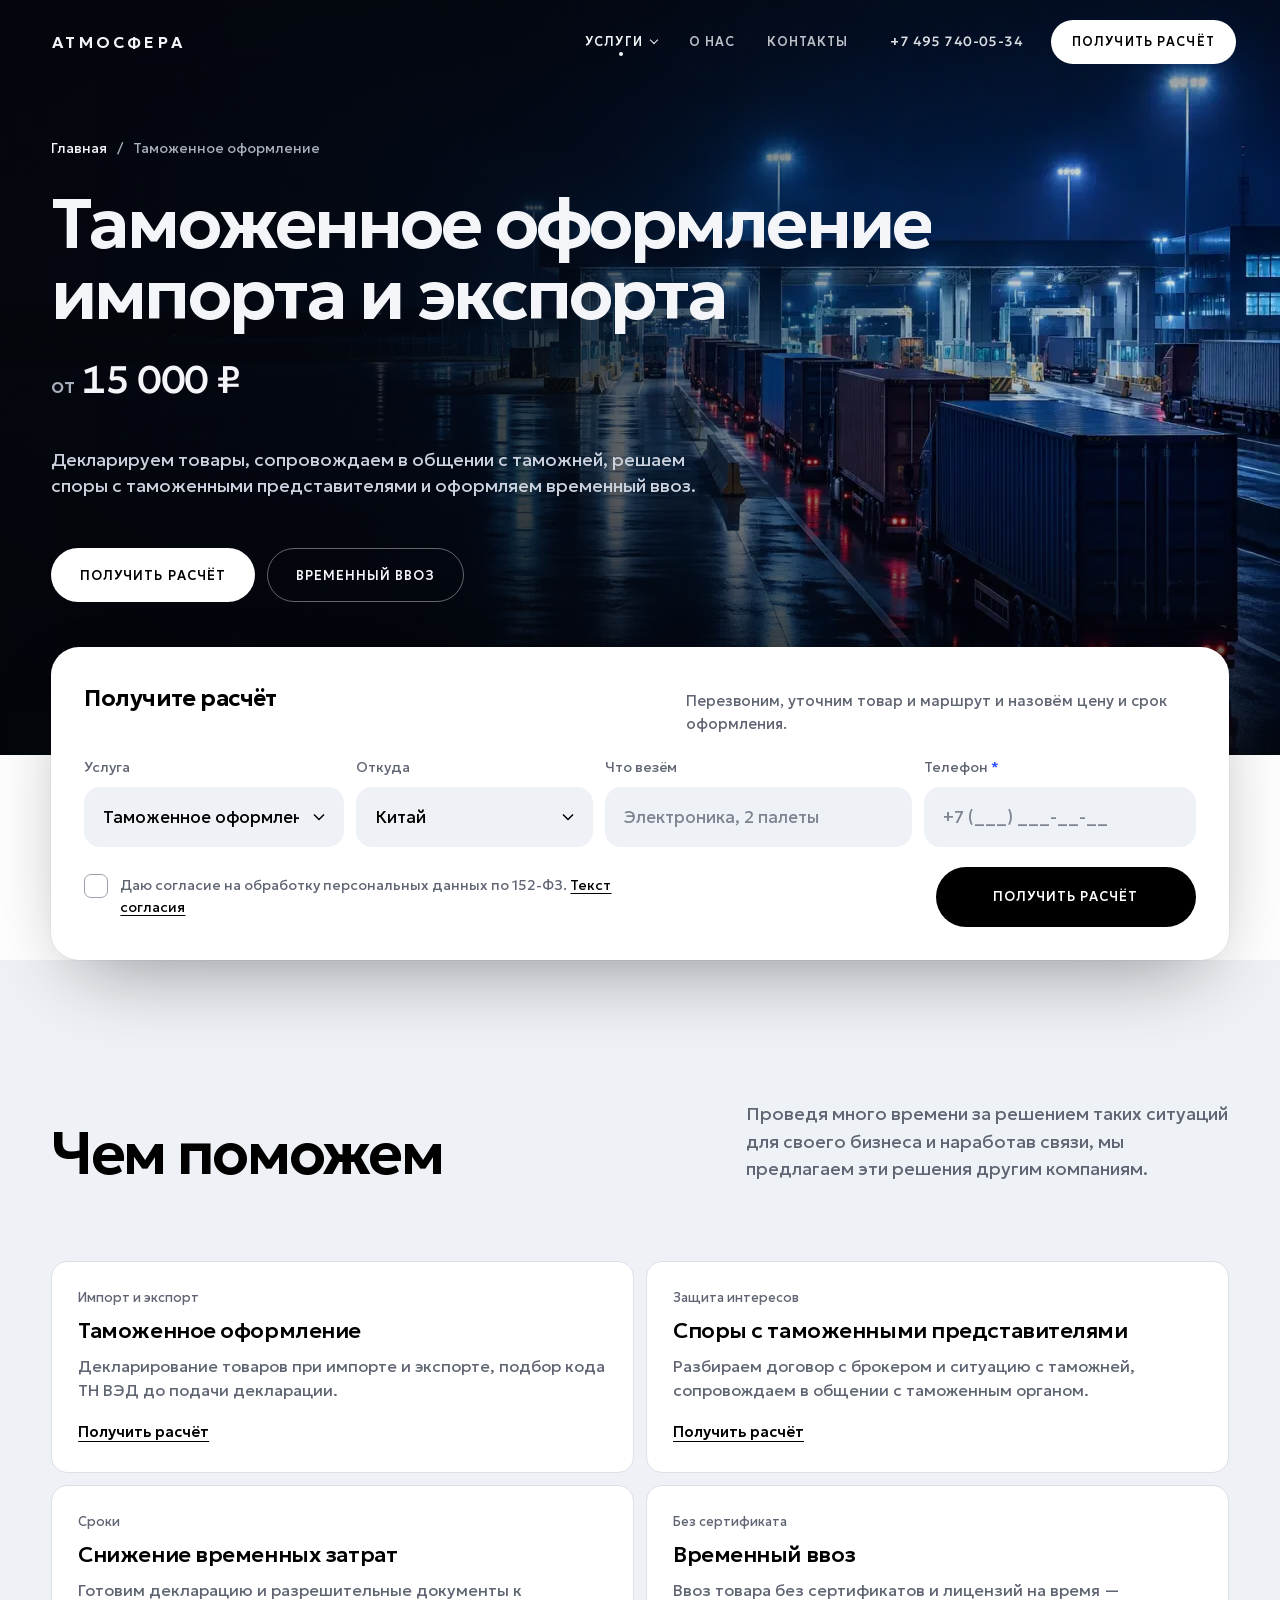
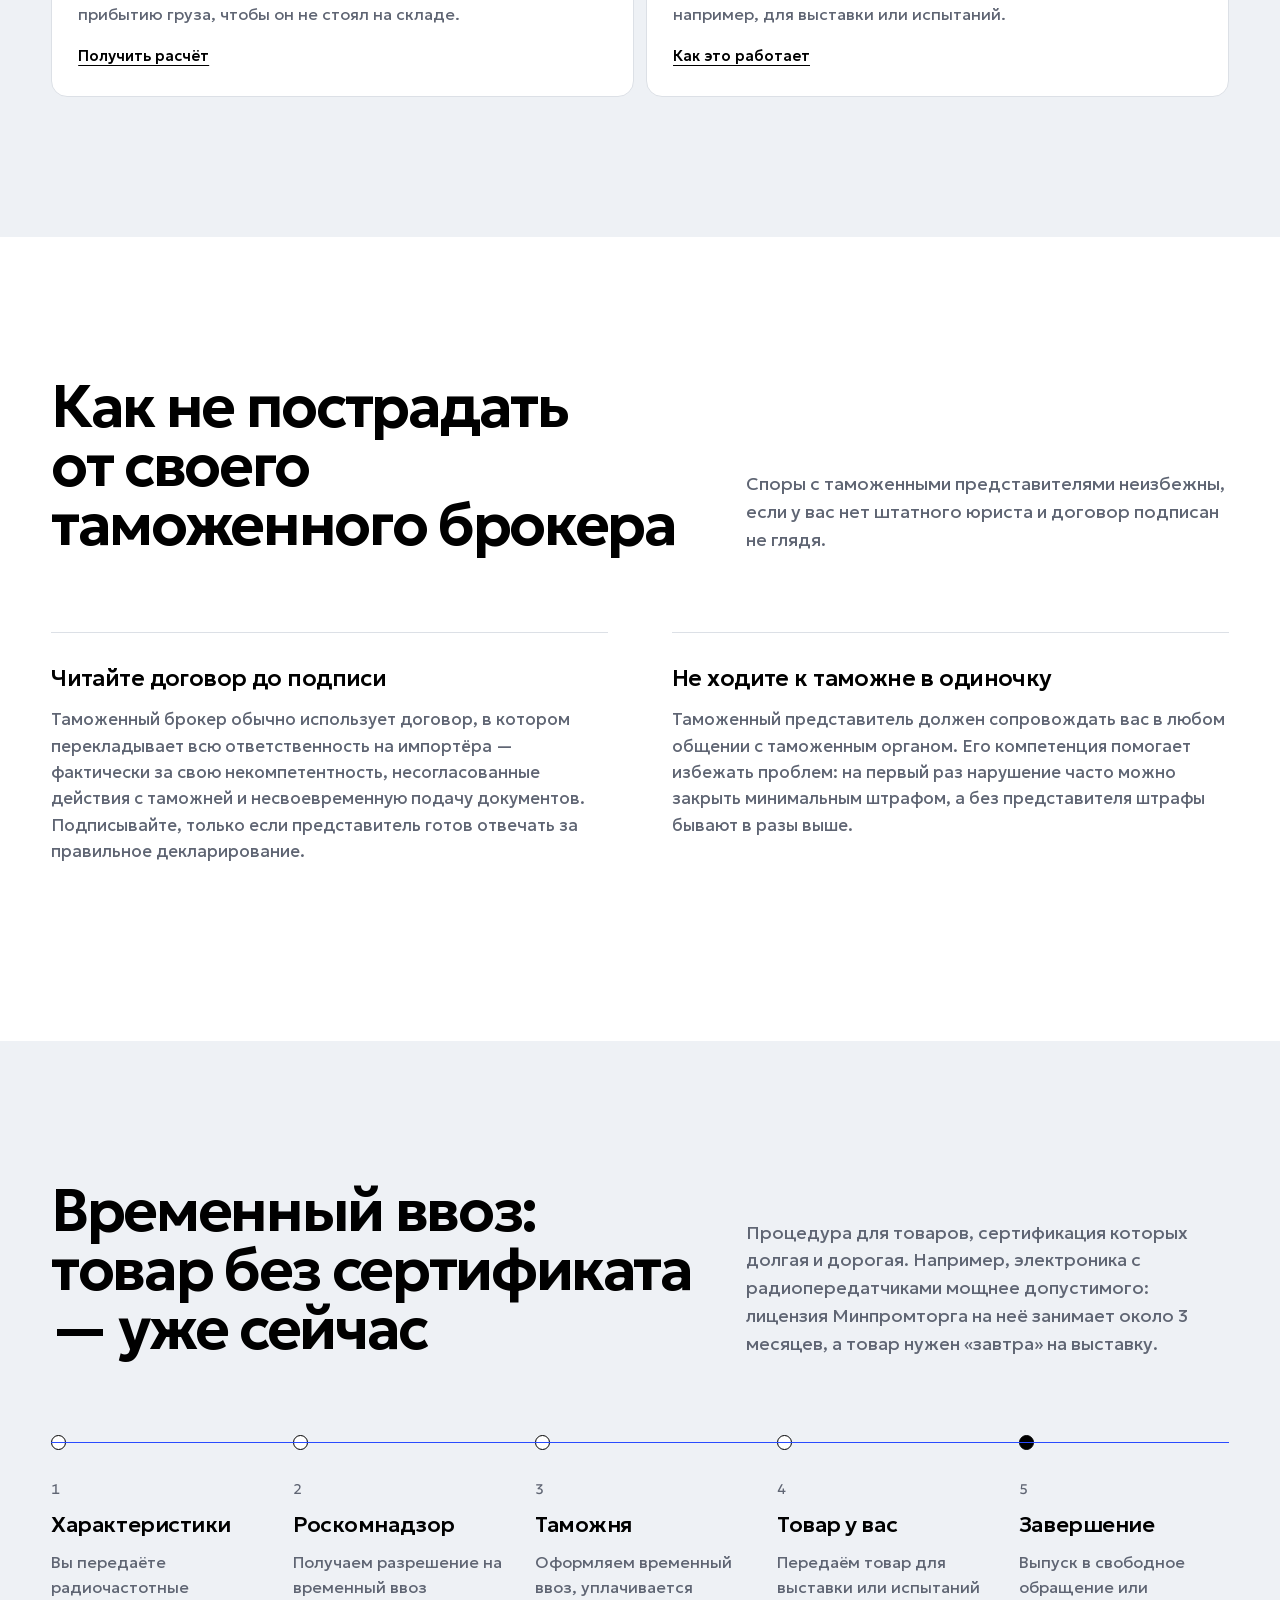
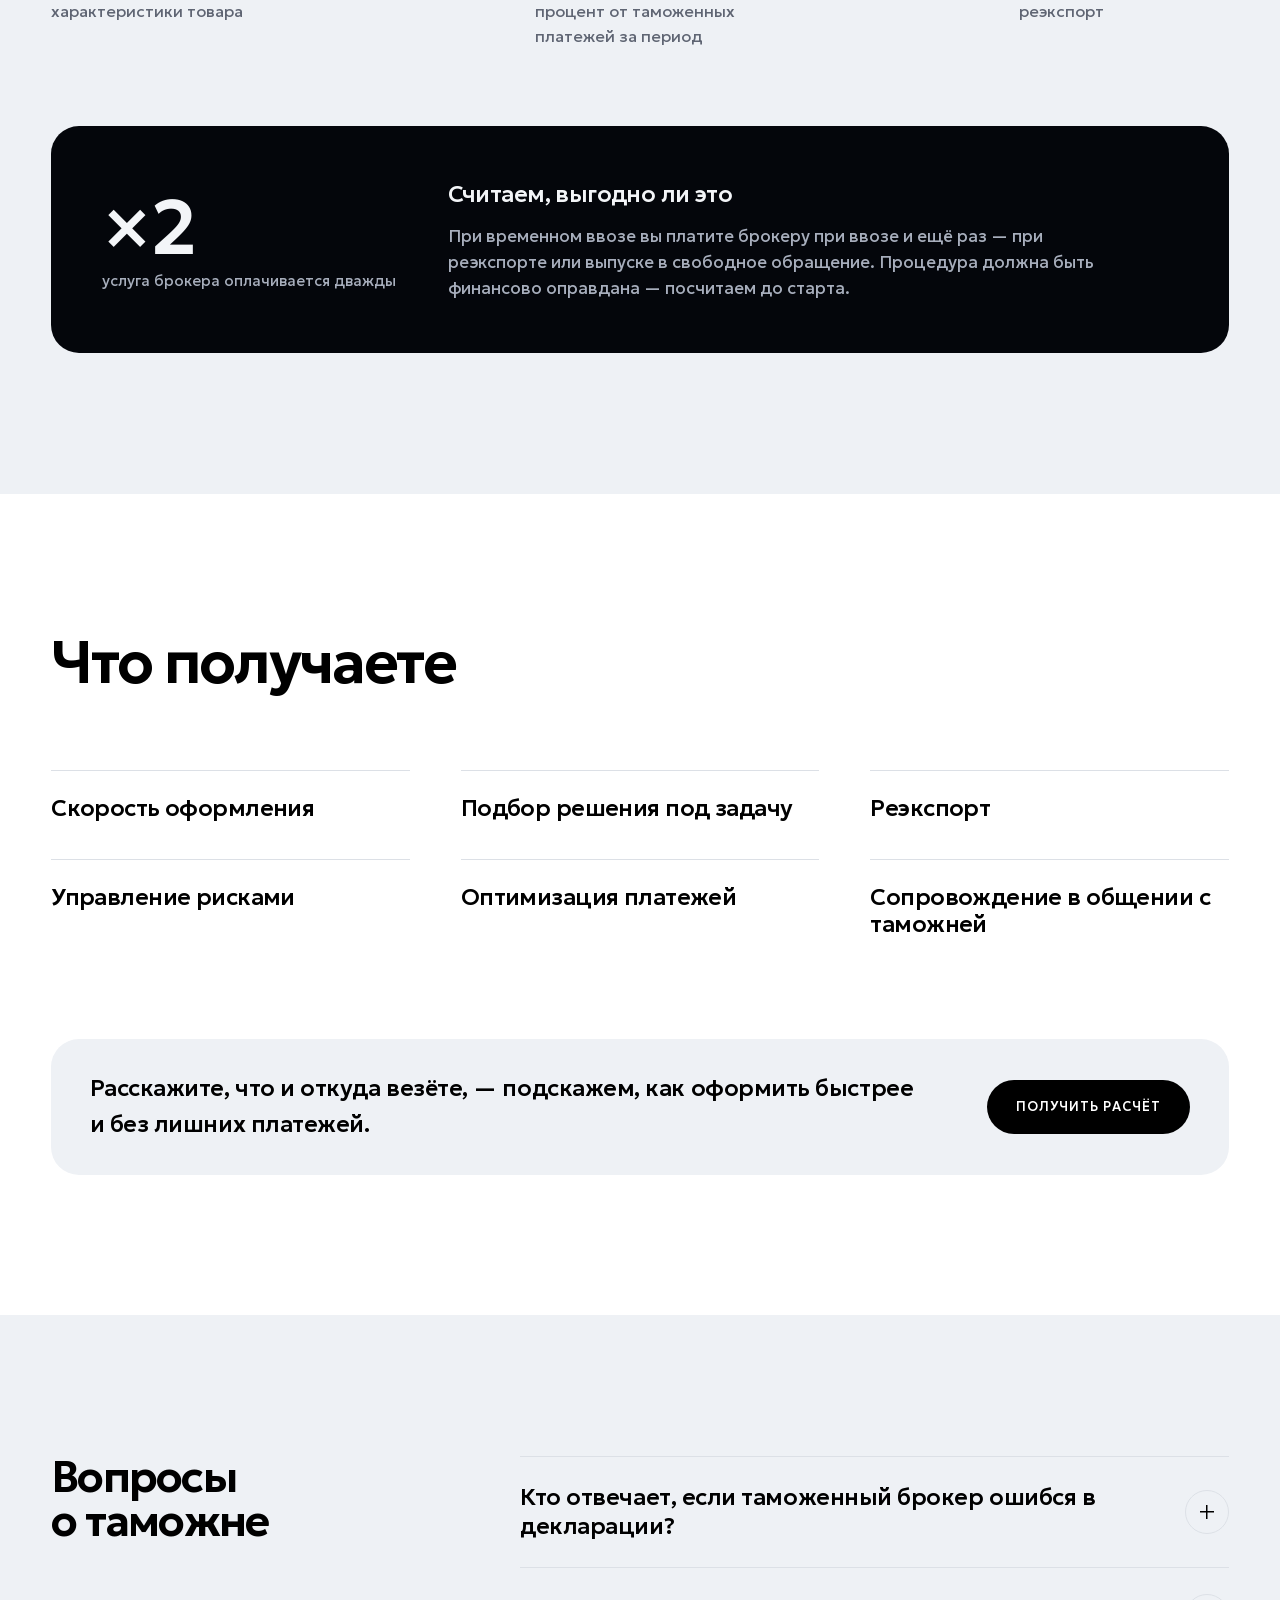
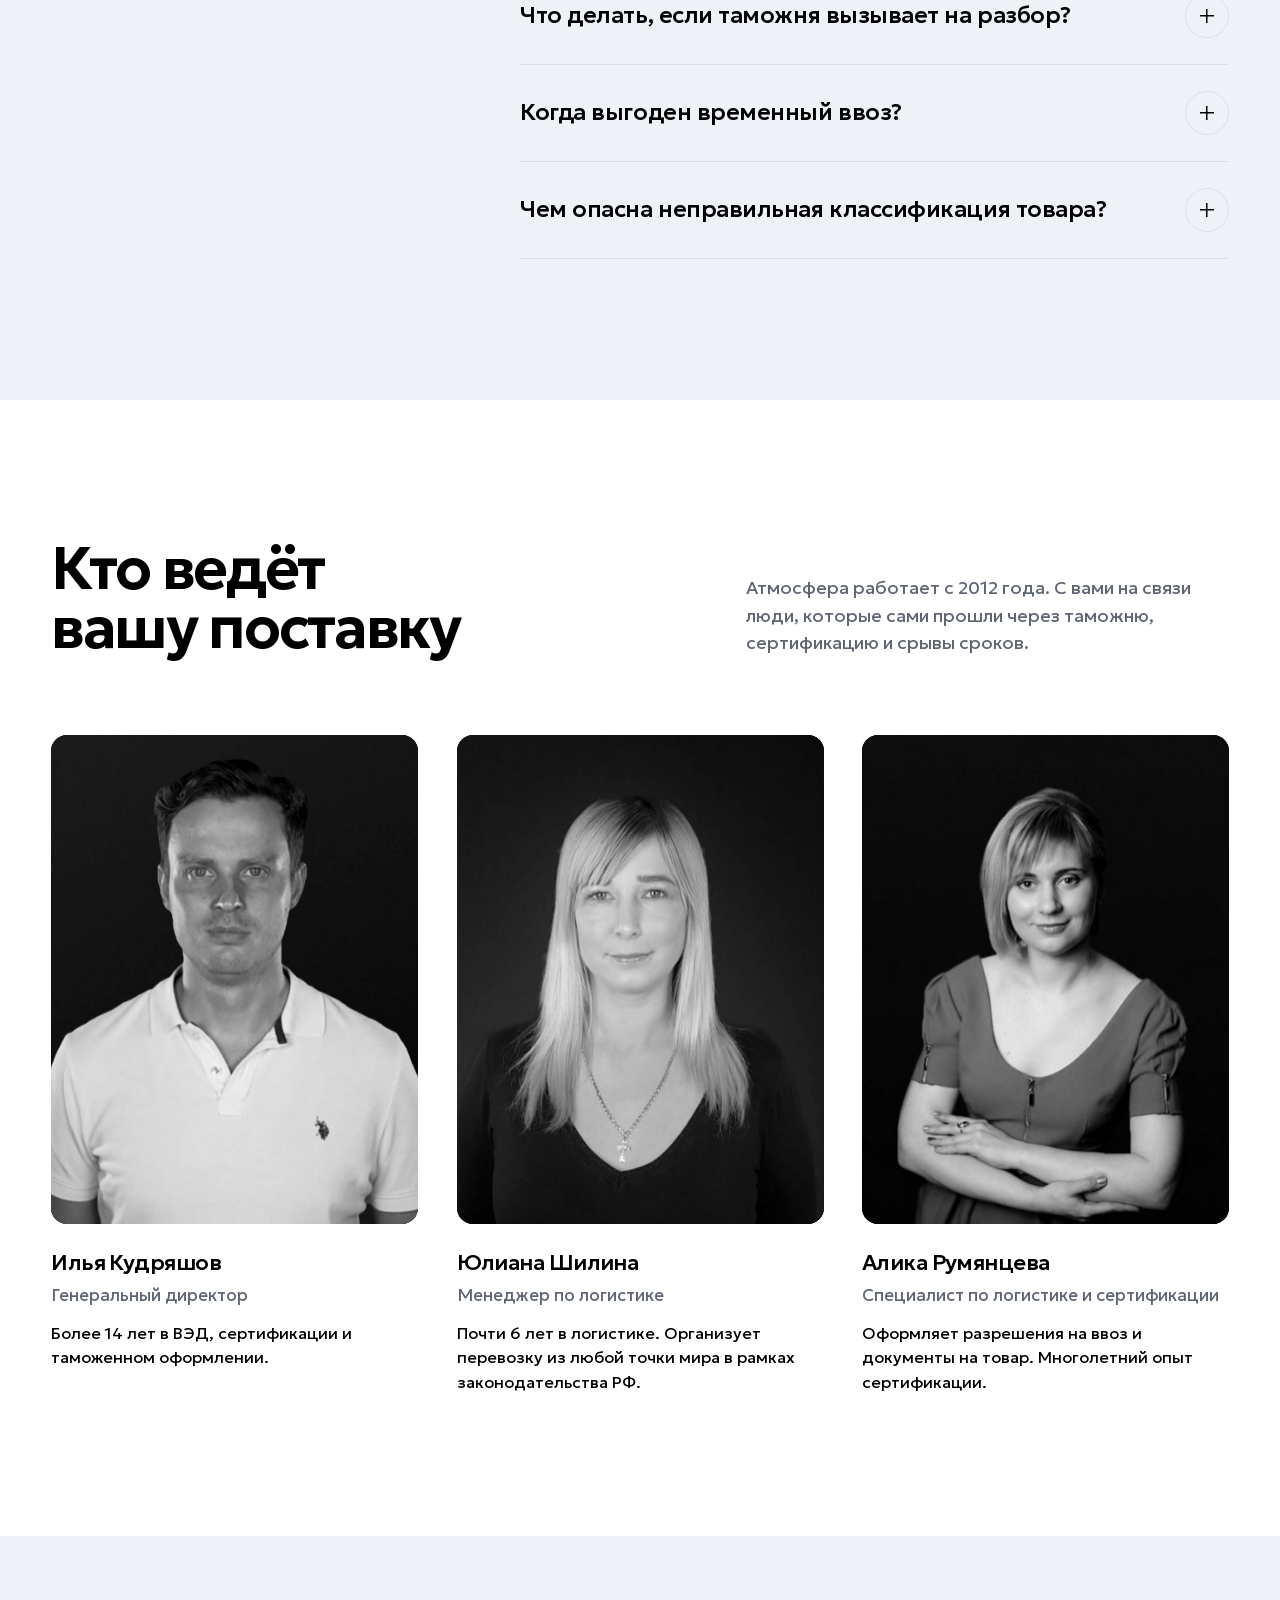
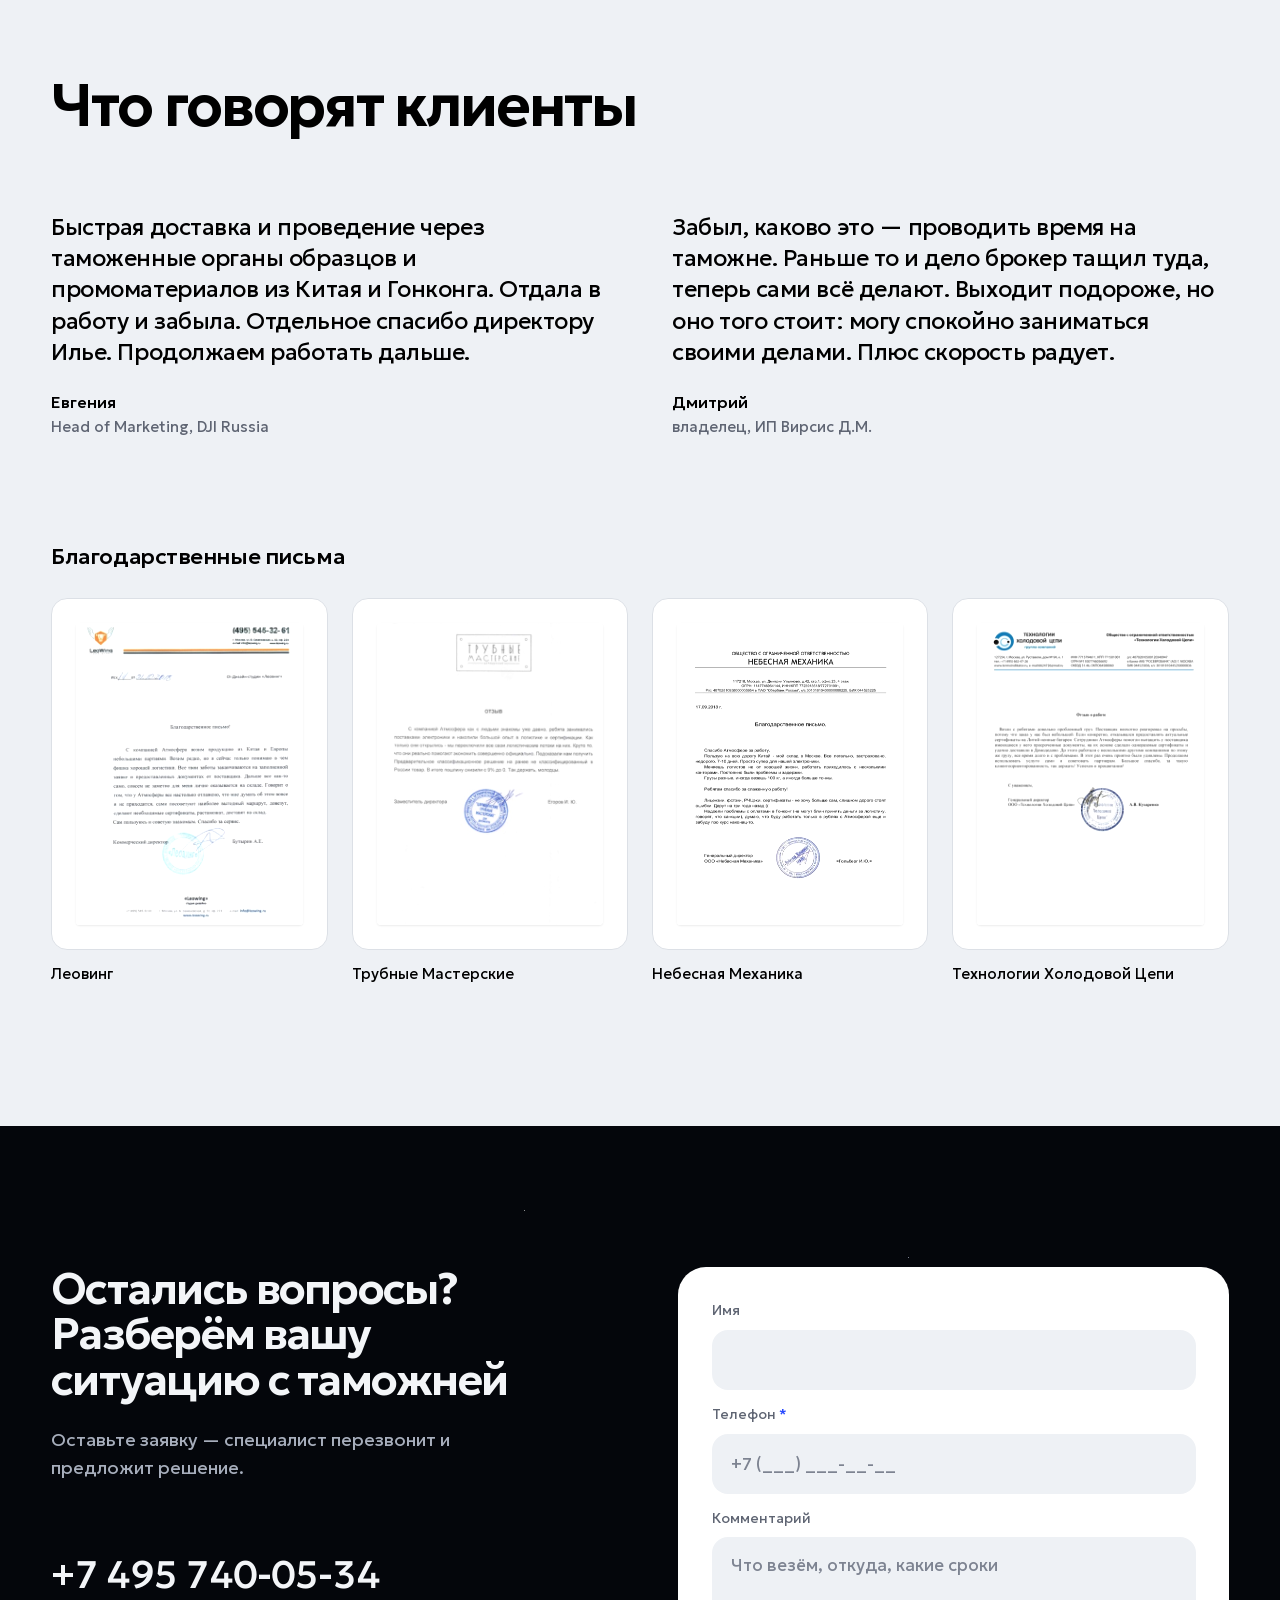
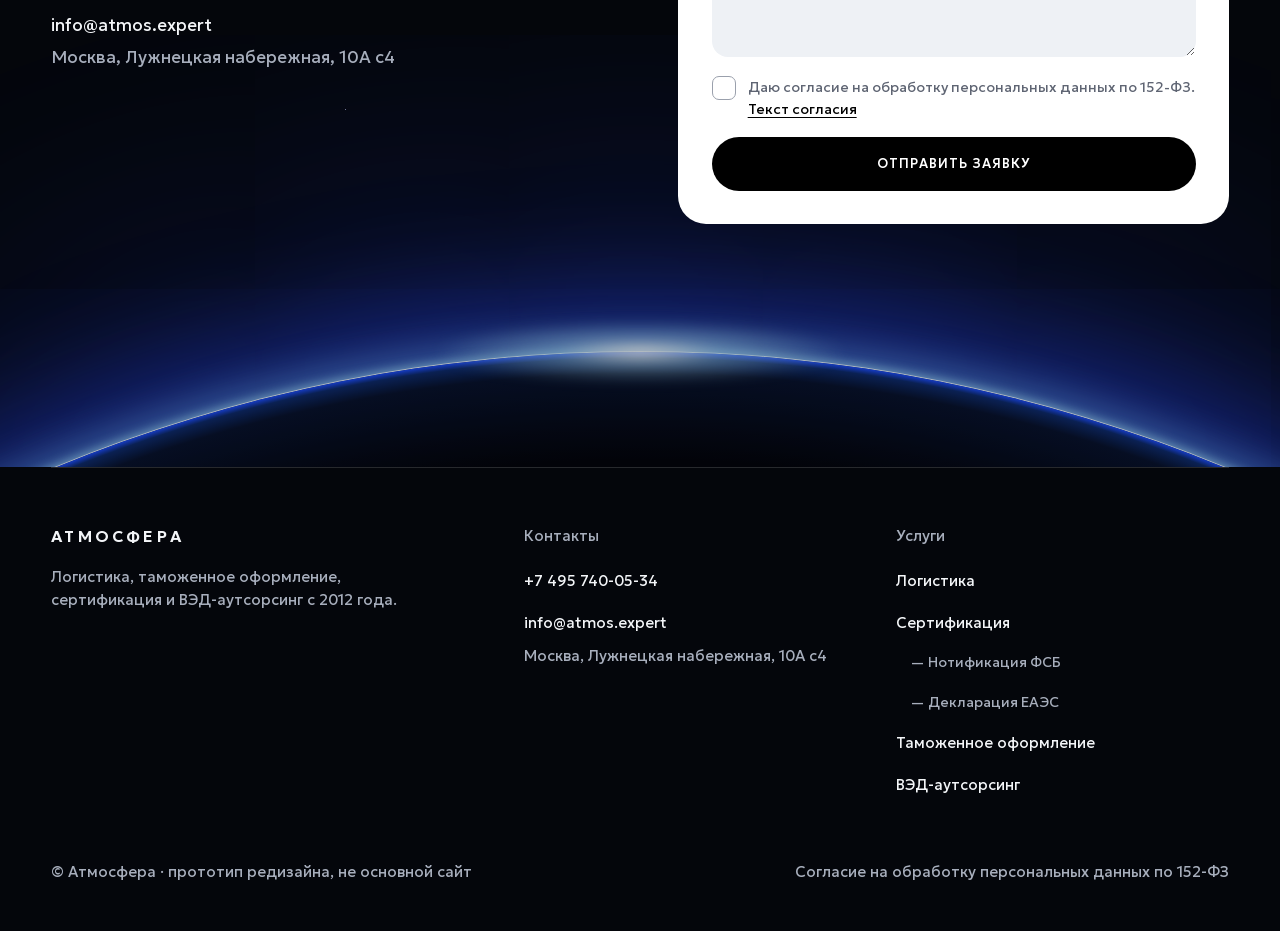
<file: tamozhennoe-oformlenie.html>
<!doctype html>
<html lang="ru">
<head>
<meta charset="utf-8">
<meta name="viewport" content="width=device-width, initial-scale=1">
<title>Таможенное оформление от 15 000 ₽ — Атмосфера</title>
<meta name="description" content="Таможенное оформление импорта и экспорта от 15 000 ₽: декларирование, код ТН ВЭД, временный ввоз, споры с таможней. Работаем с 2012 года.">
<meta name="robots" content="noindex, nofollow">
<meta name="theme-color" content="#04060B">
<link rel="icon" href="data:image/svg+xml,%3Csvg xmlns=%27http://www.w3.org/2000/svg%27 viewBox=%270 0 64 64%27%3E%3Crect width=%2764%27 height=%2764%27 rx=%2714%27 fill=%27%2304060B%27/%3E%3Cpath d=%27M8 46 Q32 30 56 46%27 stroke=%27%237CC8FF%27 stroke-width=%274%27 fill=%27none%27/%3E%3C/svg%3E">
<meta property="og:type" content="website">
<meta property="og:title" content="Таможенное оформление импорта и экспорта — Атмосфера">
<meta property="og:site_name" content="Атмосфера">
<link rel="canonical" href="https://atmos.expert/tamozhennoe_oformlenie/">
<meta property="og:url" content="https://atmos.expert/tamozhennoe_oformlenie/">
<meta property="og:description" content="Таможенное оформление импорта и экспорта от 15 000 ₽: декларирование, код ТН ВЭД, временный ввоз, споры с таможней. Работаем с 2012 года.">
<meta property="og:image" content="https://atmos.expert/assets/bg/customs-1600.jpg">
<meta property="og:locale" content="ru_RU">
<meta name="twitter:card" content="summary_large_image">
<link rel="preload" href="assets/fonts/geologica-cyrillic.woff2" as="font" type="font/woff2" crossorigin>
<link rel="stylesheet" href="assets/fonts/fonts.css">
<link rel="stylesheet" href="style.css">
<script>document.documentElement.classList.add('js');</script>
<script type="application/ld+json">{"@context": "https://schema.org", "@graph": [{"@type": ["Organization", "LocalBusiness"], "@id": "https://atmos.expert/#org", "name": "Атмосфера", "url": "https://atmos.expert/", "telephone": "+7 495 740-05-34", "email": "info@atmos.expert", "foundingDate": "2012", "address": {"@type": "PostalAddress", "streetAddress": "Лужнецкая набережная, 10А с4", "addressLocality": "Москва", "addressCountry": "RU"}, "description": "Логистика, таможенное оформление, сертификация продукции и ВЭД-аутсорсинг с 2012 года.", "areaServed": "RU"}, {"@type": "Service", "name": "Таможенное оформление", "url": "https://atmos.expert/tamozhennoe_oformlenie/", "description": "Декларирование импорта и экспорта, споры с таможенными представителями, временный ввоз.", "provider": {"@id": "https://atmos.expert/#org"}, "areaServed": "RU", "offers": {"@type": "Offer", "priceCurrency": "RUB", "priceSpecification": {"@type": "PriceSpecification", "minPrice": 15000, "priceCurrency": "RUB"}}}, {"@type": "BreadcrumbList", "itemListElement": [{"@type": "ListItem", "position": 1, "name": "Главная", "item": "https://atmos.expert/"}, {"@type": "ListItem", "position": 2, "name": "Таможенное оформление", "item": "https://atmos.expert/tamozhennoe_oformlenie/"}]}, {"@type": "FAQPage", "mainEntity": [{"@type": "Question", "name": "Кто отвечает, если таможенный брокер ошибся в декларации?", "acceptedAnswer": {"@type": "Answer", "text": "Многие брокеры работают по договору, который перекладывает всю ответственность на импортёра — в том числе за недостоверное декларирование и отсутствие сертификатов, лицензий и нотификаций. Подписывайте договор, только если представитель готов отвечать за правильное декларирование товара."}}, {"@type": "Question", "name": "Что делать, если таможня вызывает на разбор?", "acceptedAnswer": {"@type": "Answer", "text": "Идти с таможенным представителем. Бывает, что представителя импортёра не пускают на разбор по административному нарушению, где на первый раз можно обойтись минимальным штрафом, — а потом приходят штрафы в разы выше. Представитель должен сопровождать вас в любом общении с таможней, письменном и устном."}}, {"@type": "Question", "name": "Когда выгоден временный ввоз?", "acceptedAnswer": {"@type": "Answer", "text": "Когда товар нужен быстро, а сертификация или лицензия займут месяцы — например, электроника для выставки. Процедура должна быть финансово оправдана: услугу брокера вы фактически оплачиваете дважды — при ввозе и при реэкспорте или выпуске в свободное обращение."}}, {"@type": "Question", "name": "Чем опасна неправильная классификация товара?", "acceptedAnswer": {"@type": "Answer", "text": "Таможня может пересмотреть код ТН ВЭД в течение трёх лет после ввоза и доначислить платежи — даже если товар уже продан. Поэтому код подбираем до подачи декларации."}}]}]}</script>
</head>
<body>
<a class="skip-link" href="#main">Перейти к содержанию</a>

<header class="site-header" data-header>
  <div class="wrap">
    <div class="header-inner">
    <a class="logo" href="index.html" aria-label="Атмосфера — на главную">АТМОСФЕРА</a>
    <nav class="main-nav" id="main-nav" aria-label="Основное меню">
      <ul class="nav-list">
        <li class="nav-services is-current">
          <button class="nav-trigger" type="button" aria-expanded="false" aria-controls="services-panel" data-services>Услуги<span class="chev" aria-hidden="true"></span></button>
          <div class="services-panel" id="services-panel">
            <p class="services-label">Услуги</p>
            <ul class="services-grid">
            <li><a class="svc-link" href="logistika.html"><b>Логистика</b><span>Авиа, море, авто, ж/д, сборные грузы</span><em>от 12 000 ₽</em></a></li>
            <li><a class="svc-link" href="sertifikaciya.html"><b>Сертификация</b><span>21 вид сертификатов и разрешений</span><em>от 5 000 ₽</em></a></li>
            <li><a class="svc-link" href="tamozhennoe-oformlenie.html" aria-current="page"><b>Таможенное оформление</b><span>Импорт, экспорт, временный ввоз</span><em>от 15 000 ₽</em></a></li>
            <li><a class="svc-link" href="ved.html"><b>ВЭД-аутсорсинг</b><span>Ваш отдел ВЭД под ключ</span><em>от 12 000 ₽</em></a></li>
            </ul>
            <div class="services-more"><span>Часто ищут</span><a href="notifikaciya-fsb.html">Нотификация ФСБ</a><a href="deklaraciya-eaes.html">Декларация ЕАЭС</a><a href="tamozhennoe-oformlenie.html#vremennyj-vvoz">Временный ввоз</a></div>
          </div>
        </li>
        <li><a class="nav-link" href="#team">О нас</a></li>
        <li><a class="nav-link" href="#contacts">Контакты</a></li>
      </ul>
      <div class="nav-actions">
        <a class="btn btn-light" href="#calc" data-to-phone>Получить расчёт</a>
        <a class="btn btn-outline-light" href="tel:+74957400534">Позвонить</a>
        <a class="nav-phone" href="tel:+74957400534">+7 495 740-05-34</a>
      </div>
    </nav>
    <a class="header-phone" href="tel:+74957400534">+7 495 740-05-34</a>
    <a class="btn btn-sm header-cta" href="#calc">Получить расчёт</a>
    <button class="burger" type="button" data-burger aria-controls="main-nav" aria-expanded="false" aria-label="Открыть меню"><span class="burger-lines"></span></button>
    </div>
  </div>
</header>

<main id="main">

  <section class="night hero hero--service hero--photo" aria-labelledby="hero-title" style="--media-pos: 25% 50%; --media-pos-m: 20% 50%">
    <div class="hero-media" aria-hidden="true"><picture><source type="image/webp" srcset="assets/bg/customs-828.webp 828w, assets/bg/customs-1280.webp 1280w, assets/bg/customs-1920.webp 1920w" sizes="100vw"><img src="assets/bg/customs-1600.jpg" alt="" width="1600" height="1067" fetchpriority="high" decoding="async"></picture></div>
    <div class="wrap hero-inner">
      <div>
        <nav class="crumbs" aria-label="Хлебные крошки"><a href="index.html">Главная</a><span aria-hidden="true">/</span><span aria-current="page">Таможенное оформление</span></nav>
        <h1 id="hero-title" data-split>Таможенное оформление импорта и&nbsp;экспорта</h1>
        <p class="hero-price"><small>от</small>15 000 ₽</p>
        <p class="hero-lead">Декларируем товары, сопровождаем в общении с таможней, решаем споры с таможенными представителями и оформляем временный ввоз.</p>
        <div class="hero-actions">
          <a class="btn btn-light" href="#calc" data-to-phone>Получить расчёт</a>
          <a class="btn btn-outline-light" href="#vremennyj-vvoz">Временный ввоз</a>
        </div>
      </div>
    </div>
  </section>

  <section class="quote" id="calc" aria-labelledby="calc-title">
    <div class="wrap">
      <div class="quote-card">
        <div class="quote-head">
          <h2 id="calc-title">Получите расчёт</h2>
          <p>Перезвоним, уточним товар и маршрут и назовём цену и срок оформления.</p>
        </div>
        <form data-form novalidate>
          <div class="quote-grid">
            <div class="field">
              <label for="calc-service">Услуга</label>
              <select id="calc-service" name="service" data-service-select>
                <option>Доставка груза</option>
                <option selected>Таможенное оформление</option>
                <option>Сертификация</option>
                <option>ВЭД под ключ</option>
                <option>Пока не знаю</option>
              </select>
            </div>
            <div class="field">
              <label for="calc-from">Откуда</label>
              <select id="calc-from" name="from">
                <option>Китай</option>
                <option>Гонконг</option>
                <option>Вьетнам</option>
                <option>Европа</option>
                <option>США</option>
                <option>Другая страна</option>
              </select>
            </div>
            <div class="field">
              <label for="calc-cargo">Что везём</label>
              <input id="calc-cargo" name="cargo" type="text" placeholder="Электроника, 2 палеты" autocomplete="off">
            </div>
            <div class="field field--phone">
              <label for="calc-phone">Телефон <span class="req" aria-hidden="true">*</span></label>
              <input id="calc-phone" name="phone" type="tel" inputmode="tel" placeholder="+7 (___) ___-__-__" autocomplete="tel" required aria-describedby="calc-phone-error" data-phone>
              <span class="field-error" id="calc-phone-error" aria-live="polite"></span>
            </div>
          </div>
          <div class="quote-foot">
          <div class="consent">
            <input id="calc-consent" type="checkbox" name="consent" aria-describedby="calc-consent-error" data-consent>
            <label for="calc-consent">Даю согласие на обработку персональных данных по 152-ФЗ. <a href="#soglasie">Текст согласия</a></label>
            <span class="field-error" id="calc-consent-error" aria-live="polite"></span>
          </div>
          <button class="btn btn-dark" type="submit">Получить расчёт</button>
          </div>
        </form>
      </div>
    </div>
  </section>


  <section class="section section--mist" id="services" aria-labelledby="services-title">
    <div class="wrap">
      <div class="section-head section-head--split" data-reveal>
        <h2 id="services-title">Чем поможем</h2>
        <p>Проведя много времени за решением таких ситуаций для своего бизнеса и наработав связи, мы предлагаем эти решения другим компаниям.</p>
      </div>
      <div class="docs docs--2">
        <article class="doc">
          <span class="doc-cat">Импорт и экспорт</span>
          <h3>Таможенное оформление</h3>
          <p>Декларирование товаров при импорте и экспорте, подбор кода ТН ВЭД до подачи декларации.</p>
          <a class="doc-cta" href="#calc">Получить расчёт</a>
        </article>
        <article class="doc">
          <span class="doc-cat">Защита интересов</span>
          <h3>Споры с таможенными представителями</h3>
          <p>Разбираем договор с брокером и ситуацию с таможней, сопровождаем в общении с таможенным органом.</p>
          <a class="doc-cta" href="#calc">Получить расчёт</a>
        </article>
        <article class="doc">
          <span class="doc-cat">Сроки</span>
          <h3>Снижение временных затрат</h3>
          <p>Готовим декларацию и разрешительные документы к прибытию груза, чтобы он не стоял на складе.</p>
          <a class="doc-cta" href="#calc">Получить расчёт</a>
        </article>
        <article class="doc">
          <span class="doc-cat">Без сертификата</span>
          <h3>Временный ввоз</h3>
          <p>Ввоз товара без сертификатов и лицензий на время — например, для выставки или испытаний.</p>
          <a class="doc-cta" href="#vremennyj-vvoz">Как это работает</a>
        </article>
      </div>
    </div>
  </section>

  <section class="section" id="broker" aria-labelledby="broker-title">
    <div class="wrap">
      <div class="section-head section-head--split" data-reveal>
        <h2 id="broker-title">Как не пострадать от своего таможенного брокера</h2>
        <p>Споры с таможенными представителями неизбежны, если у вас нет штатного юриста и договор подписан не глядя.</p>
      </div>
      <div class="benefits">
        <article class="benefit"><h3>Читайте договор до подписи</h3><p>Таможенный брокер обычно использует договор, в котором перекладывает всю ответственность на импортёра — фактически за свою некомпетентность, несогласованные действия с таможней и несвоевременную подачу документов. Подписывайте, только если представитель готов отвечать за правильное декларирование.</p></article>
        <article class="benefit"><h3>Не ходите к таможне в одиночку</h3><p>Таможенный представитель должен сопровождать вас в любом общении с таможенным органом. Его компетенция помогает избежать проблем: на первый раз нарушение часто можно закрыть минимальным штрафом, а без представителя штрафы бывают в разы выше.</p></article>
      </div>
    </div>
  </section>

  <section class="section section--mist" id="vremennyj-vvoz" aria-labelledby="vremennyj-vvoz-title">
    <div class="wrap">
      <div class="section-head section-head--split" data-reveal>
        <h2 id="vremennyj-vvoz-title">Временный ввоз: товар без сертификата — уже сейчас</h2>
        <p>Процедура для товаров, сертификация которых долгая и дорогая. Например, электроника с радиопередатчиками мощнее допустимого: лицензия Минпромторга на неё занимает около 3 месяцев, а товар нужен «завтра» на выставку.</p>
      </div>
      <ol class="steps">
        <li class="step"><span class="step-n">1</span><h3>Характеристики</h3><p>Вы передаёте радиочастотные характеристики товара</p></li>
        <li class="step"><span class="step-n">2</span><h3>Роскомнадзор</h3><p>Получаем разрешение на временный ввоз</p></li>
        <li class="step"><span class="step-n">3</span><h3>Таможня</h3><p>Оформляем временный ввоз, уплачивается процент от таможенных платежей за период</p></li>
        <li class="step"><span class="step-n">4</span><h3>Товар у вас</h3><p>Передаём товар для выставки или испытаний</p></li>
        <li class="step"><span class="step-n">5</span><h3>Завершение</h3><p>Выпуск в свободное обращение или реэкспорт</p></li>
      </ol>
      <div class="tip" data-reveal>
        <p class="tip-figure">×2<small>услуга брокера оплачивается дважды</small></p>
        <div>
          <h3>Считаем, выгодно ли это</h3>
          <p>При временном ввозе вы платите брокеру при ввозе и ещё раз — при реэкспорте или выпуске в свободное обращение. Процедура должна быть финансово оправдана — посчитаем до старта.</p>
        </div>
      </div>
    </div>
  </section>

  <section class="section" id="pluses" aria-labelledby="pluses-title">
    <div class="wrap">
      <div class="section-head" data-reveal>
        <h2 id="pluses-title">Что получаете</h2>
      </div>
      <ul class="pluses">
        <li>Скорость оформления</li>
        <li>Подбор решения под задачу</li>
        <li>Реэкспорт</li>
        <li>Управление рисками</li>
        <li>Оптимизация платежей</li>
        <li>Сопровождение в общении с таможней</li>
      </ul>
      <div class="cta-strip" data-reveal>
        <p>Расскажите, что и откуда везёте, — подскажем, как оформить быстрее и без лишних платежей.</p>
        <a class="btn btn-dark" href="#calc" data-to-phone>Получить расчёт</a>
      </div>
    </div>
  </section>

  <section class="section section--mist" id="faq" aria-labelledby="faq-title">
    <div class="wrap faq-layout">
      <div class="section-head" data-reveal>
        <h2 id="faq-title">Вопросы о таможне</h2>
      </div>
      <div class="faq" data-accordion>
        <details>
          <summary>Кто отвечает, если таможенный брокер ошибся в декларации?</summary>
          <div class="answer"><p>Многие брокеры работают по договору, который перекладывает всю ответственность на импортёра — в том числе за недостоверное декларирование и отсутствие сертификатов, лицензий и нотификаций. Подписывайте договор, только если представитель готов отвечать за правильное декларирование товара.</p></div>
        </details>
        <details>
          <summary>Что делать, если таможня вызывает на разбор?</summary>
          <div class="answer"><p>Идти с таможенным представителем. Бывает, что представителя импортёра не пускают на разбор по административному нарушению, где на первый раз можно обойтись минимальным штрафом, — а потом приходят штрафы в разы выше. Представитель должен сопровождать вас в любом общении с таможней, письменном и устном.</p></div>
        </details>
        <details>
          <summary>Когда выгоден временный ввоз?</summary>
          <div class="answer"><p>Когда товар нужен быстро, а сертификация или лицензия займут месяцы — например, электроника для выставки. Процедура должна быть финансово оправдана: услугу брокера вы фактически оплачиваете дважды — при ввозе и при реэкспорте или выпуске в свободное обращение.</p></div>
        </details>
        <details>
          <summary>Чем опасна неправильная классификация товара?</summary>
          <div class="answer"><p>Таможня может пересмотреть код ТН ВЭД в течение трёх лет после ввоза и доначислить платежи — даже если товар уже продан. Поэтому код подбираем до подачи декларации.</p></div>
        </details>
      </div>
    </div>
  </section>

  <section class="section" id="team" aria-labelledby="team-title">
    <div class="wrap">
      <div class="section-head section-head--split" data-reveal>
        <h2 id="team-title">Кто ведёт вашу поставку</h2>
        <p>Атмосфера работает с 2012 года. С вами на связи люди, которые сами прошли через таможню, сертификацию и срывы сроков.</p>
      </div>
      <div class="team">
        <article class="person">
          <img src="assets/team/ilya.jpg" alt="Илья Кудряшов" width="480" height="562" loading="lazy">
          <h3>Илья Кудряшов</h3>
          <p class="role">Генеральный директор</p>
          <p>Более 14 лет в ВЭД, сертификации и таможенном оформлении.</p>
        </article>
        <article class="person">
          <img src="assets/team/yuliana.jpg" alt="Юлиана Шилина" width="480" height="562" loading="lazy">
          <h3>Юлиана Шилина</h3>
          <p class="role">Менеджер по логистике</p>
          <p>Почти 6 лет в логистике. Организует перевозку из любой точки мира в рамках законодательства РФ.</p>
        </article>
        <article class="person">
          <img src="assets/team/alika.jpg" alt="Алика Румянцева" width="480" height="562" loading="lazy">
          <h3>Алика Румянцева</h3>
          <p class="role">Специалист по логистике и сертификации</p>
          <p>Оформляет разрешения на ввоз и документы на товар. Многолетний опыт сертификации.</p>
        </article>
      </div>
    </div>
  </section>

  <section class="section section--mist" id="reviews" aria-labelledby="reviews-title">
    <div class="wrap">
      <div class="section-head" data-reveal>
        <h2 id="reviews-title">Что говорят клиенты</h2>
      </div>
      <div class="quotes">
        <blockquote>
          <p>Быстрая доставка и проведение через таможенные органы образцов и промоматериалов из Китая и Гонконга. Отдала в работу и забыла. Отдельное спасибо директору Илье. Продолжаем работать дальше.</p>
          <footer><b>Евгения</b>Head of Marketing, DJI Russia</footer>
        </blockquote>
        <blockquote>
          <p>Забыл, каково это — проводить время на таможне. Раньше то и дело брокер тащил туда, теперь сами всё делают. Выходит подороже, но оно того стоит: могу спокойно заниматься своими делами. Плюс скорость радует.</p>
          <footer><b>Дмитрий</b>владелец, ИП Вирсис Д.М.</footer>
        </blockquote>
      </div>

      <h3 class="letters-title">Благодарственные письма</h3>
      <div class="letters">
        <button class="letter" type="button" data-lightbox="assets/reviews/leoving.jpg" data-caption="Леовинг" data-alt="Благодарственное письмо от компании Леовинг" aria-label="Открыть письмо: Леовинг">
          <span class="letter-sheet"><img src="assets/reviews/thumb-leoving.jpg" alt="" width="480" height="633" loading="lazy"></span>
          <span class="letter-name">Леовинг</span>
        </button>
        <button class="letter" type="button" data-lightbox="assets/reviews/trubnye.jpg" data-caption="Трубные Мастерские" data-alt="Отзыв компании Трубные Мастерские" aria-label="Открыть письмо: Трубные Мастерские">
          <span class="letter-sheet"><img src="assets/reviews/thumb-trubnye.jpg" alt="" width="480" height="687" loading="lazy"></span>
          <span class="letter-name">Трубные Мастерские</span>
        </button>
        <button class="letter" type="button" data-lightbox="assets/reviews/nebesnaya.jpg" data-caption="Небесная Механика" data-alt="Благодарственное письмо от компании Небесная Механика" aria-label="Открыть письмо: Небесная Механика">
          <span class="letter-sheet"><img src="assets/reviews/thumb-nebesnaya.jpg" alt="" width="480" height="581" loading="lazy"></span>
          <span class="letter-name">Небесная Механика</span>
        </button>
        <button class="letter" type="button" data-lightbox="assets/reviews/thc.jpg" data-caption="Технологии Холодовой Цепи" data-alt="Отзыв компании Технологии Холодовой Цепи" aria-label="Открыть письмо: Технологии Холодовой Цепи">
          <span class="letter-sheet"><img src="assets/reviews/thumb-thc.jpg" alt="" width="480" height="678" loading="lazy"></span>
          <span class="letter-name">Технологии Холодовой Цепи</span>
        </button>
      </div>
    </div>
  </section>

  <section class="night final" id="contacts" aria-labelledby="final-title">
    <div class="planet" aria-hidden="true"></div>
    <div class="wrap final-grid">
      <div>
        <h2 id="final-title">Остались вопросы? Разберём вашу ситуацию с таможней</h2>
        <p class="final-lead">Оставьте заявку — специалист перезвонит и предложит решение.</p>
        <div class="final-contacts">
          <a class="big-phone" href="tel:+74957400534">+7 495 740-05-34</a>
          <a href="mailto:info@atmos.expert">info@atmos.expert</a>
          <span>Москва, Лужнецкая набережная, 10А с4</span>
        </div>
      </div>
      <div class="quote-card">
        <form class="final-form" data-form novalidate>
          <div class="field">
            <label for="final-name">Имя</label>
            <input id="final-name" name="name" type="text" autocomplete="name">
          </div>
          <div class="field">
            <label for="final-phone">Телефон <span class="req" aria-hidden="true">*</span></label>
            <input id="final-phone" name="phone" type="tel" inputmode="tel" placeholder="+7 (___) ___-__-__" autocomplete="tel" required aria-describedby="final-phone-error" data-phone>
            <span class="field-error" id="final-phone-error" aria-live="polite"></span>
          </div>
          <div class="field">
            <label for="final-comment">Комментарий</label>
            <textarea id="final-comment" name="comment" placeholder="Что везём, откуда, какие сроки"></textarea>
          </div>
          <div class="consent">
            <input id="final-consent" type="checkbox" name="consent" aria-describedby="final-consent-error" data-consent>
            <label for="final-consent">Даю согласие на обработку персональных данных по 152-ФЗ. <a href="#soglasie">Текст согласия</a></label>
            <span class="field-error" id="final-consent-error" aria-live="polite"></span>
          </div>
          <button class="btn btn-dark" type="submit">Отправить заявку</button>
        </form>
      </div>
    </div>
  </section>

</main>

<footer class="site-footer">
  <div class="wrap">
    <div class="footer-grid">
      <div>
        <a class="logo" href="index.html">АТМОСФЕРА</a>
        <p class="footer-about">Логистика, таможенное оформление, сертификация и <span class="nowrap">ВЭД-аутсорсинг</span> с 2012 года.</p>
      </div>
      <div>
        <h2>Контакты</h2>
        <ul>
          <li><a href="tel:+74957400534">+7 495 740-05-34</a></li>
          <li><a href="mailto:info@atmos.expert">info@atmos.expert</a></li>
          <li>Москва, Лужнецкая набережная, 10А с4</li>
        </ul>
      </div>
      <div>
        <h2>Услуги</h2>
        <ul>
          <li><a href="logistika.html">Логистика</a></li>
          <li><a href="sertifikaciya.html">Сертификация</a></li>
          <li class="sub"><a href="notifikaciya-fsb.html">Нотификация ФСБ</a></li>
          <li class="sub"><a href="deklaraciya-eaes.html">Декларация ЕАЭС</a></li>
          <li><a href="tamozhennoe-oformlenie.html">Таможенное оформление</a></li>
          <li><a href="ved.html"><span class="nowrap">ВЭД-аутсорсинг</span></a></li>
        </ul>
      </div>
    </div>
    <div class="footer-bottom">
      <span>© Атмосфера · прототип редизайна, не основной сайт</span>
      <span id="soglasie">Согласие на обработку персональных данных по 152-ФЗ</span>
    </div>
  </div>
</footer>

<nav class="mobile-bar" aria-label="Быстрая связь">
  <a class="btn btn-outline-light" href="tel:+74957400534">Позвонить</a>
  <a class="btn btn-light" href="#calc" data-to-phone>Получить расчёт</a>
</nav>

<dialog class="lightbox" id="lightbox" aria-label="Благодарственное письмо">
  <div class="lightbox-inner">
    <button class="lightbox-close" type="button" data-lightbox-close>Закрыть</button>
    <img alt="" data-lightbox-img>
    <p class="lightbox-caption" data-lightbox-caption></p>
  </div>
</dialog>

<script src="app.js"></script>
</body>
</html>
</file>
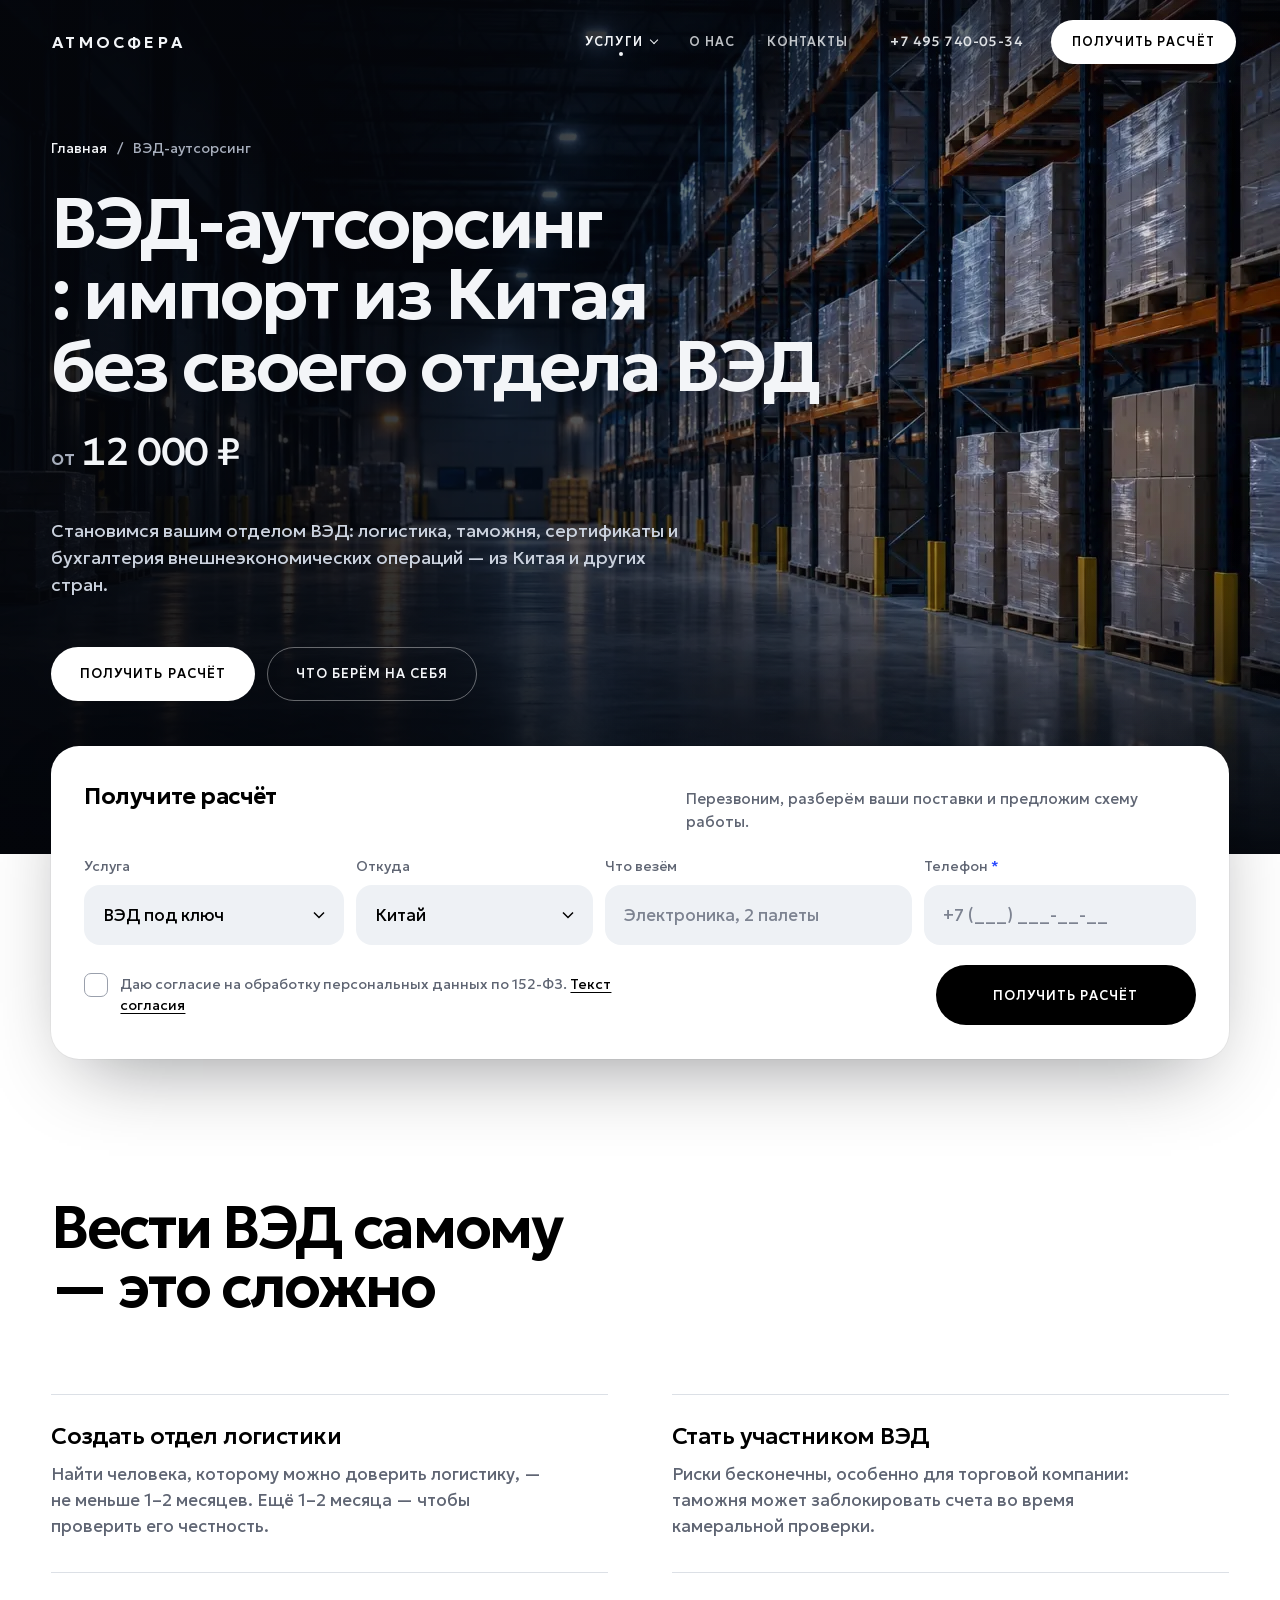
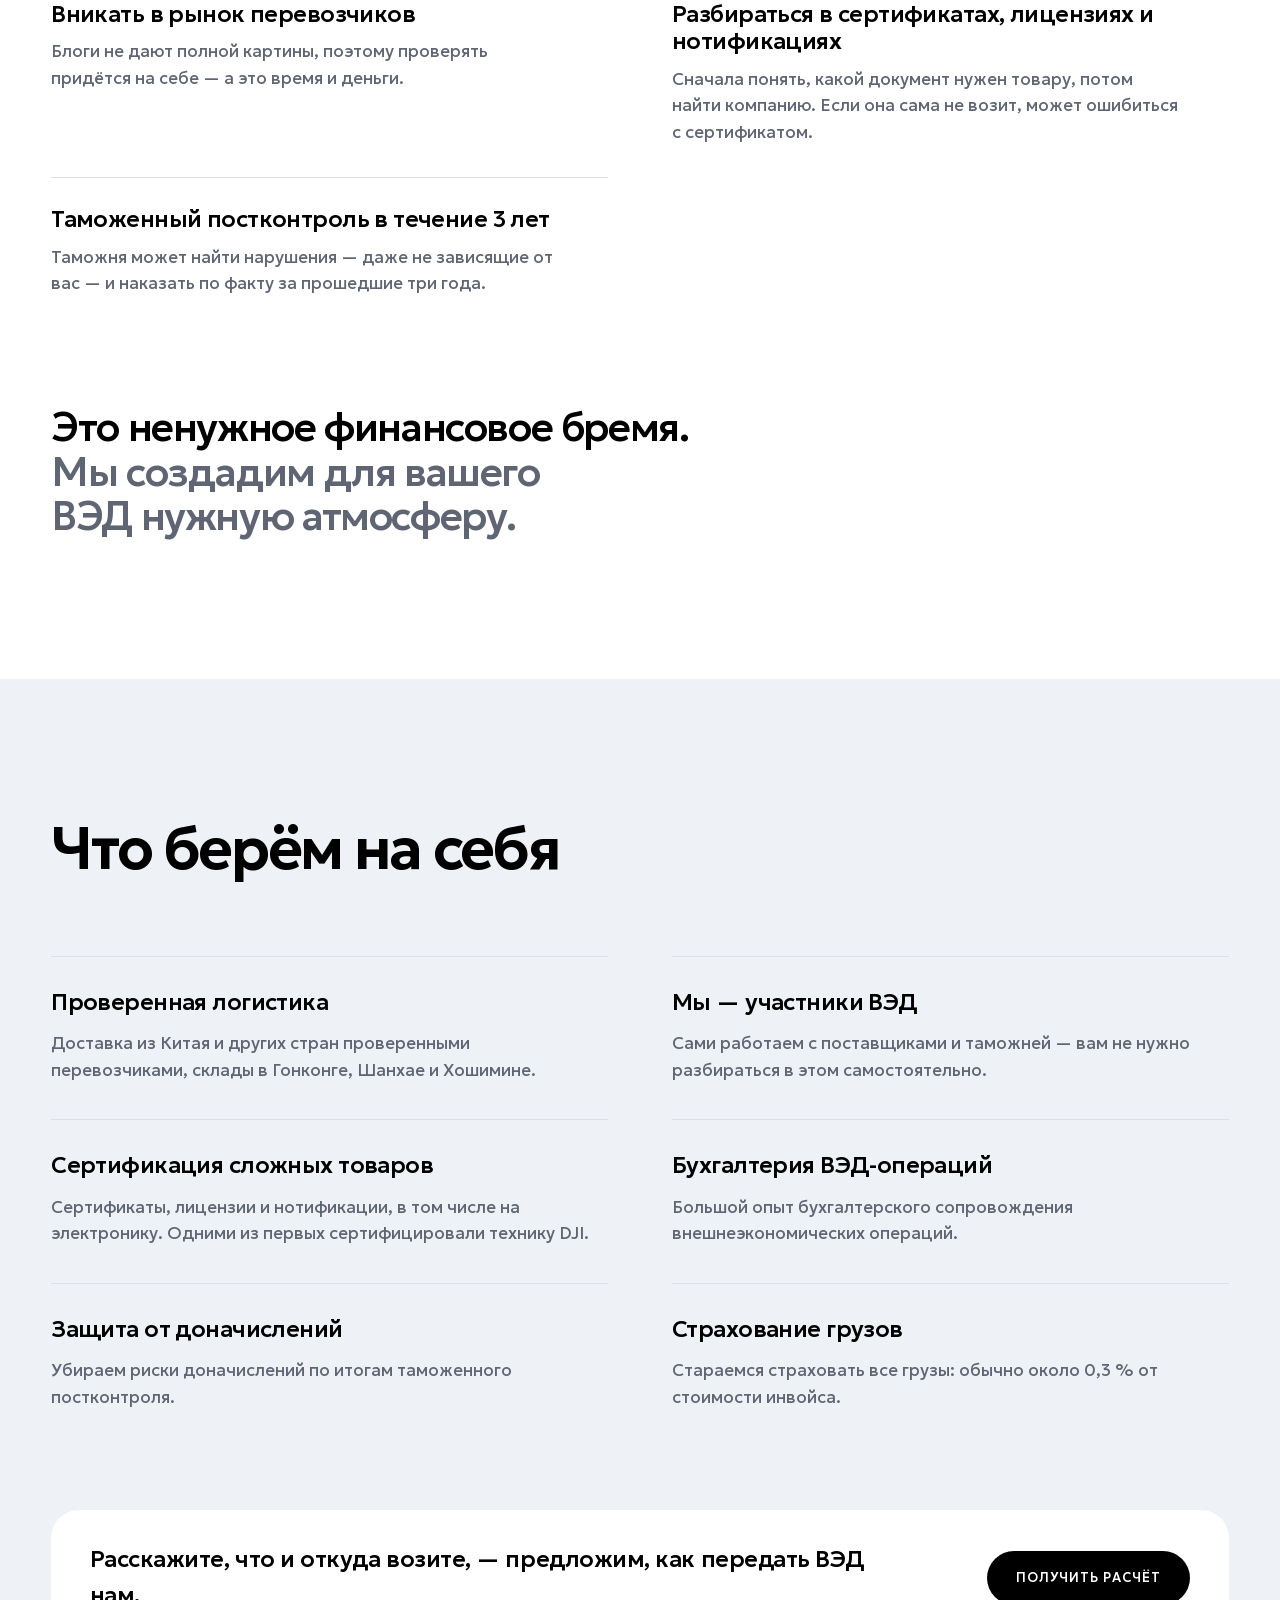
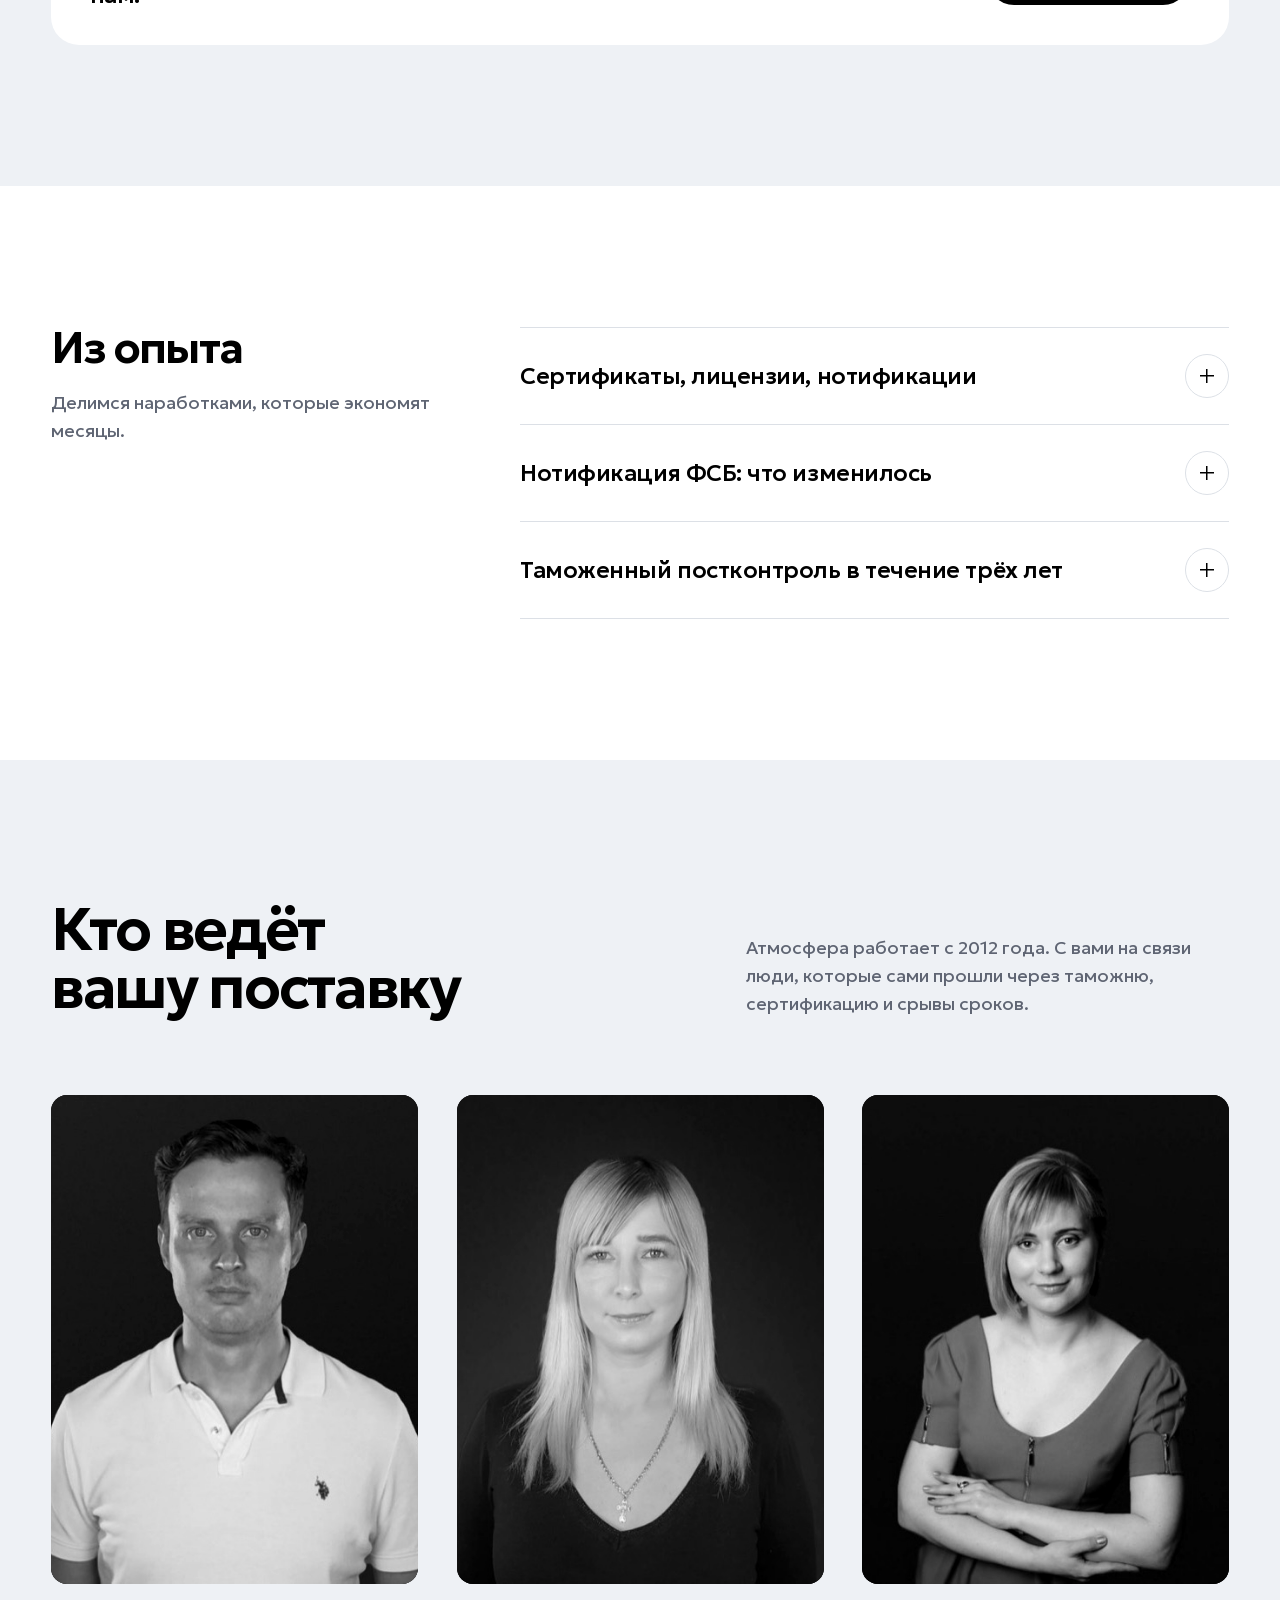
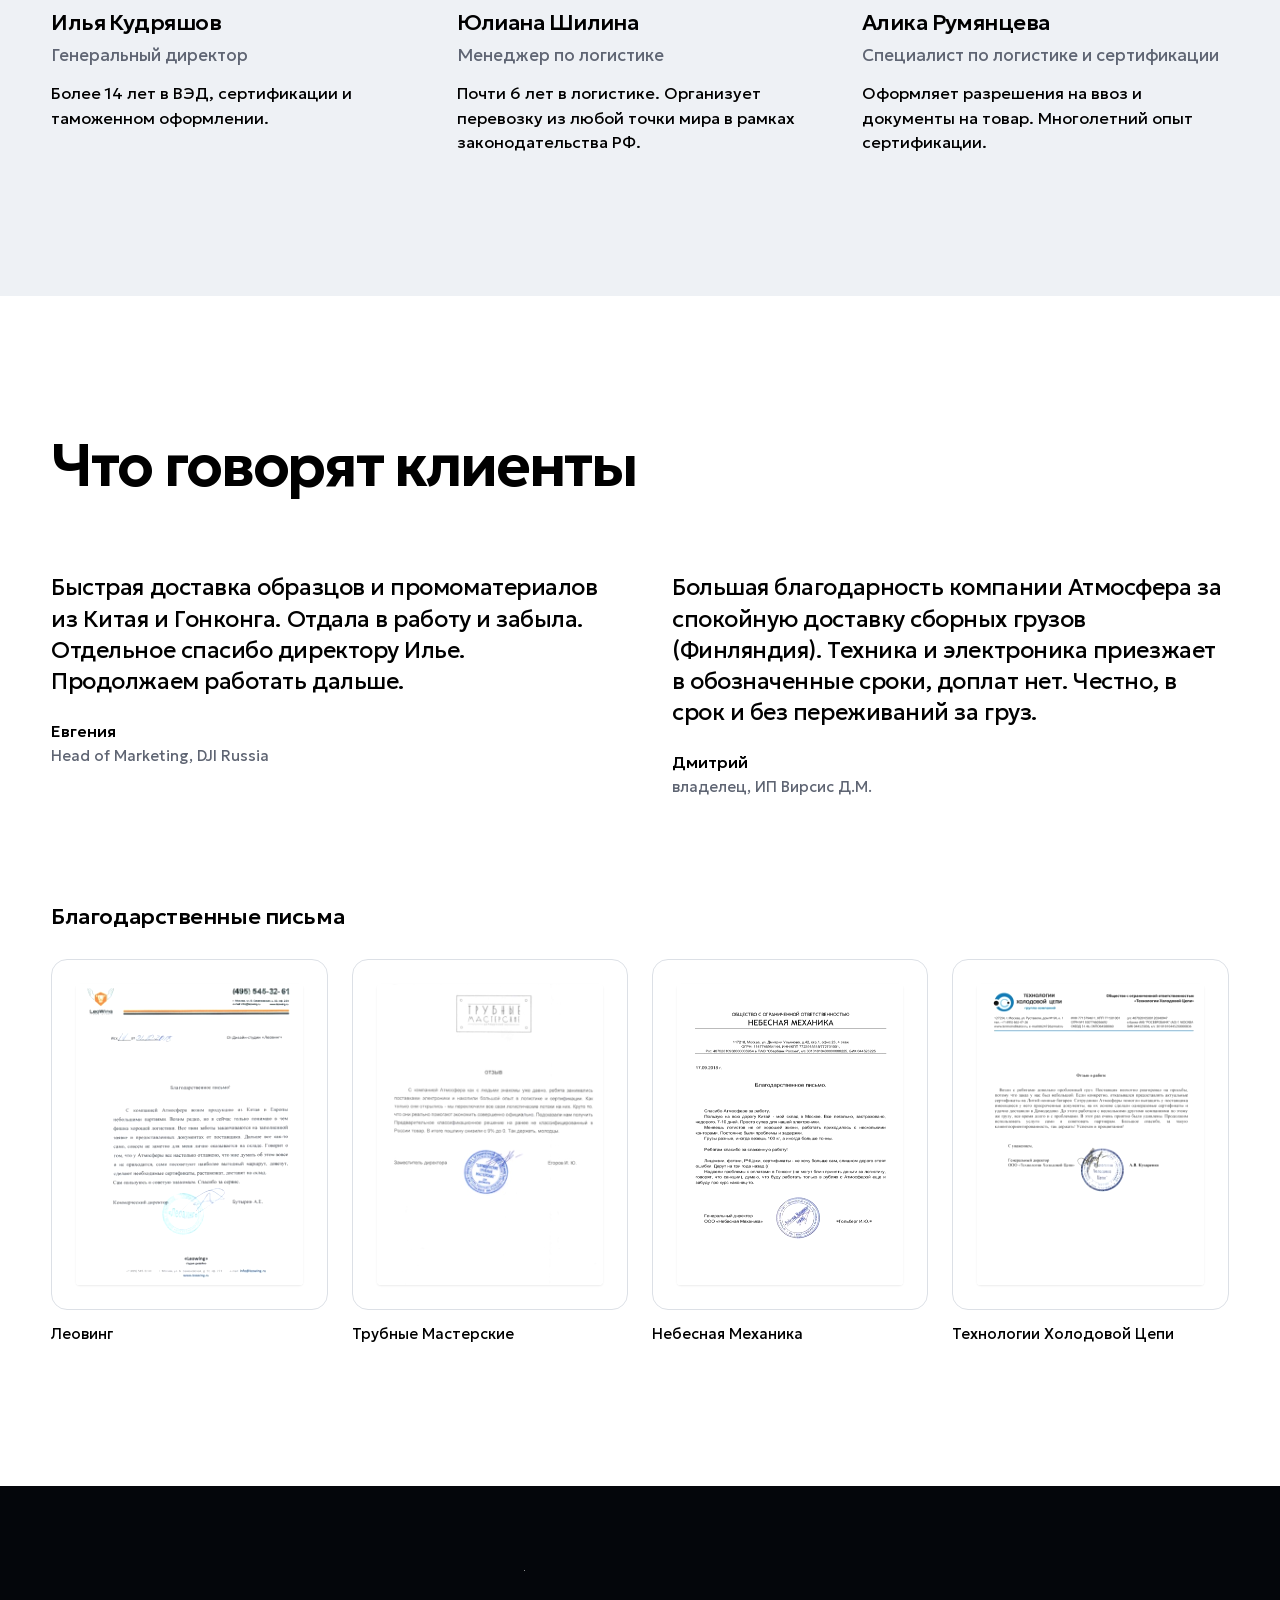
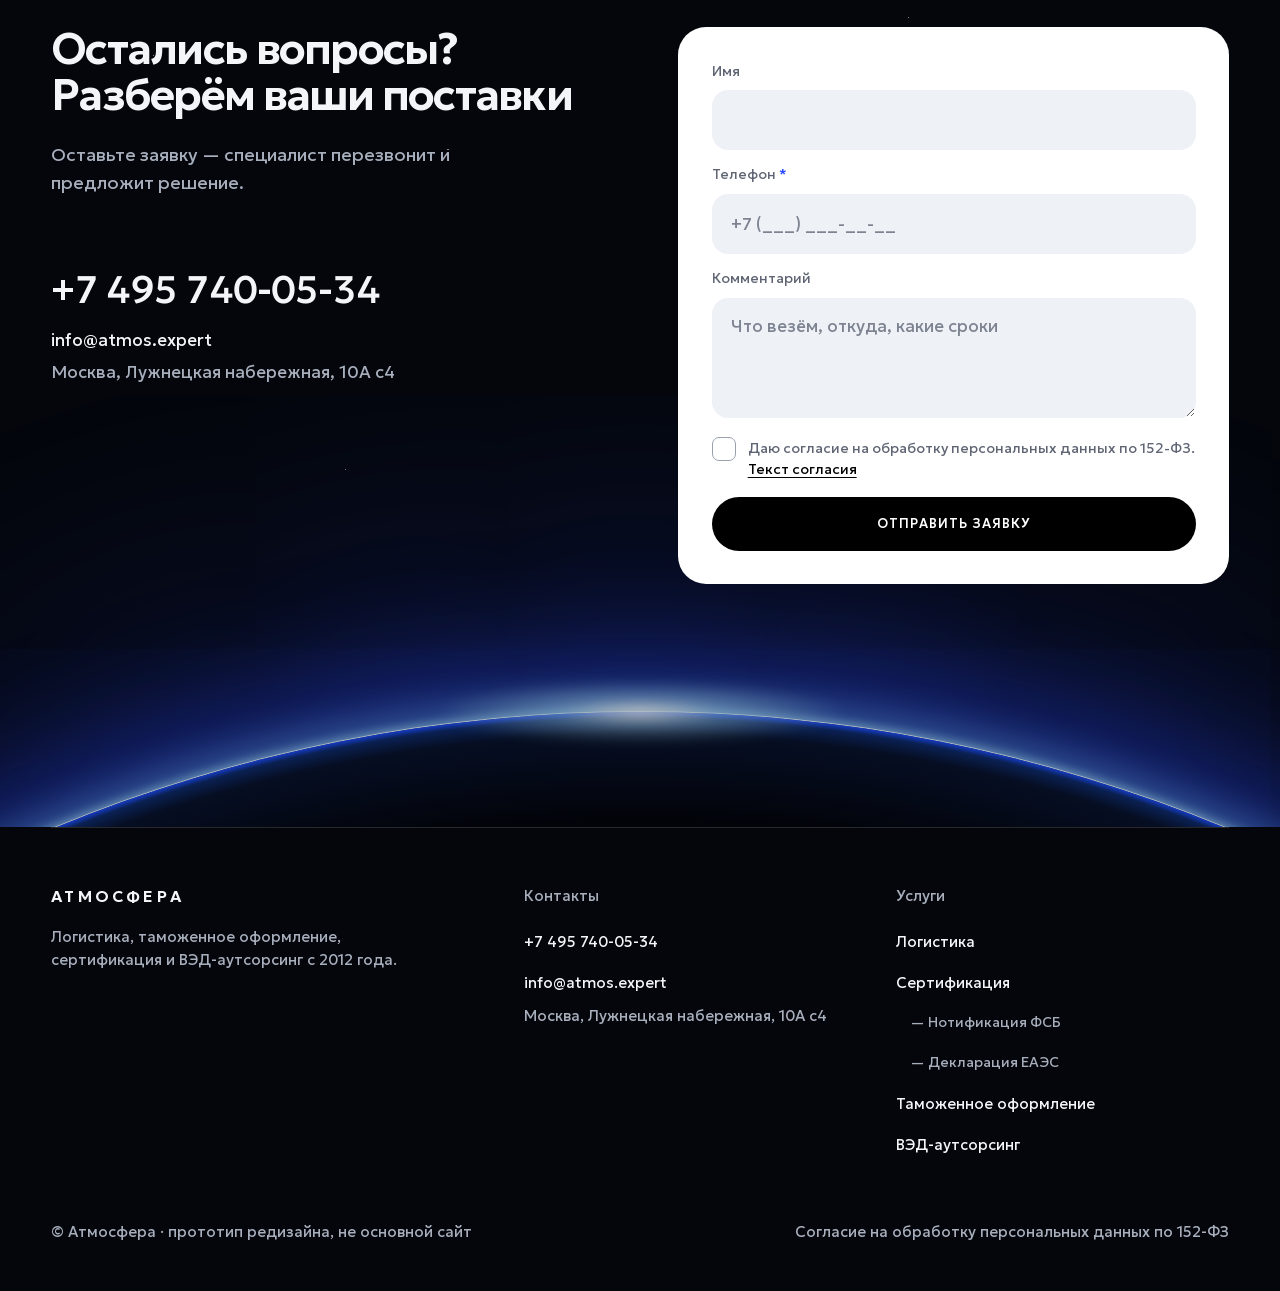
<file: ved.html>
<!doctype html>
<html lang="ru">
<head>
<meta charset="utf-8">
<meta name="viewport" content="width=device-width, initial-scale=1">
<title>ВЭД-аутсорсинг: импорт из Китая от 12 000 ₽ — Атмосфера</title>
<meta name="description" content="ВЭД-аутсорсинг от 12 000 ₽: логистика, таможня, сертификация и бухгалтерия ВЭД-операций. Импорт из Китая без своего отдела ВЭД.">
<meta name="robots" content="noindex, nofollow">
<meta name="theme-color" content="#04060B">
<link rel="icon" href="data:image/svg+xml,%3Csvg xmlns=%27http://www.w3.org/2000/svg%27 viewBox=%270 0 64 64%27%3E%3Crect width=%2764%27 height=%2764%27 rx=%2714%27 fill=%27%2304060B%27/%3E%3Cpath d=%27M8 46 Q32 30 56 46%27 stroke=%27%237CC8FF%27 stroke-width=%274%27 fill=%27none%27/%3E%3C/svg%3E">
<meta property="og:type" content="website">
<meta property="og:title" content="ВЭД-аутсорсинг из Китая — Атмосфера">
<meta property="og:site_name" content="Атмосфера">
<link rel="canonical" href="https://atmos.expert/ved/">
<meta property="og:url" content="https://atmos.expert/ved/">
<meta property="og:description" content="ВЭД-аутсорсинг от 12 000 ₽: логистика, таможня, сертификация и бухгалтерия ВЭД-операций. Импорт из Китая без своего отдела ВЭД.">
<meta property="og:image" content="https://atmos.expert/assets/bg/warehouse-1600.jpg">
<meta property="og:locale" content="ru_RU">
<meta name="twitter:card" content="summary_large_image">
<link rel="preload" href="assets/fonts/geologica-cyrillic.woff2" as="font" type="font/woff2" crossorigin>
<link rel="stylesheet" href="assets/fonts/fonts.css">
<link rel="stylesheet" href="style.css">
<script>document.documentElement.classList.add('js');</script>
<script type="application/ld+json">{"@context": "https://schema.org", "@graph": [{"@type": ["Organization", "LocalBusiness"], "@id": "https://atmos.expert/#org", "name": "Атмосфера", "url": "https://atmos.expert/", "telephone": "+7 495 740-05-34", "email": "info@atmos.expert", "foundingDate": "2012", "address": {"@type": "PostalAddress", "streetAddress": "Лужнецкая набережная, 10А с4", "addressLocality": "Москва", "addressCountry": "RU"}, "description": "Логистика, таможенное оформление, сертификация продукции и ВЭД-аутсорсинг с 2012 года.", "areaServed": "RU"}, {"@type": "Service", "name": "ВЭД-аутсорсинг", "url": "https://atmos.expert/ved/", "description": "Логистика, таможня, сертификация и бухгалтерия внешнеэкономических операций.", "provider": {"@id": "https://atmos.expert/#org"}, "areaServed": "RU", "offers": {"@type": "Offer", "priceCurrency": "RUB", "priceSpecification": {"@type": "PriceSpecification", "minPrice": 12000, "priceCurrency": "RUB"}}}, {"@type": "BreadcrumbList", "itemListElement": [{"@type": "ListItem", "position": 1, "name": "Главная", "item": "https://atmos.expert/"}, {"@type": "ListItem", "position": 2, "name": "ВЭД-аутсорсинг", "item": "https://atmos.expert/ved/"}]}]}</script>
</head>
<body>
<a class="skip-link" href="#main">Перейти к содержанию</a>

<header class="site-header" data-header>
  <div class="wrap">
    <div class="header-inner">
    <a class="logo" href="index.html" aria-label="Атмосфера — на главную">АТМОСФЕРА</a>
    <nav class="main-nav" id="main-nav" aria-label="Основное меню">
      <ul class="nav-list">
        <li class="nav-services is-current">
          <button class="nav-trigger" type="button" aria-expanded="false" aria-controls="services-panel" data-services>Услуги<span class="chev" aria-hidden="true"></span></button>
          <div class="services-panel" id="services-panel">
            <p class="services-label">Услуги</p>
            <ul class="services-grid">
            <li><a class="svc-link" href="logistika.html"><b>Логистика</b><span>Авиа, море, авто, ж/д, сборные грузы</span><em>от 12 000 ₽</em></a></li>
            <li><a class="svc-link" href="sertifikaciya.html"><b>Сертификация</b><span>21 вид сертификатов и разрешений</span><em>от 5 000 ₽</em></a></li>
            <li><a class="svc-link" href="tamozhennoe-oformlenie.html"><b>Таможенное оформление</b><span>Импорт, экспорт, временный ввоз</span><em>от 15 000 ₽</em></a></li>
            <li><a class="svc-link" href="ved.html" aria-current="page"><b>ВЭД-аутсорсинг</b><span>Ваш отдел ВЭД под ключ</span><em>от 12 000 ₽</em></a></li>
            </ul>
            <div class="services-more"><span>Часто ищут</span><a href="notifikaciya-fsb.html">Нотификация ФСБ</a><a href="deklaraciya-eaes.html">Декларация ЕАЭС</a><a href="tamozhennoe-oformlenie.html#vremennyj-vvoz">Временный ввоз</a></div>
          </div>
        </li>
        <li><a class="nav-link" href="#team">О нас</a></li>
        <li><a class="nav-link" href="#contacts">Контакты</a></li>
      </ul>
      <div class="nav-actions">
        <a class="btn btn-light" href="#calc" data-to-phone>Получить расчёт</a>
        <a class="btn btn-outline-light" href="tel:+74957400534">Позвонить</a>
        <a class="nav-phone" href="tel:+74957400534">+7 495 740-05-34</a>
      </div>
    </nav>
    <a class="header-phone" href="tel:+74957400534">+7 495 740-05-34</a>
    <a class="btn btn-sm header-cta" href="#calc">Получить расчёт</a>
    <button class="burger" type="button" data-burger aria-controls="main-nav" aria-expanded="false" aria-label="Открыть меню"><span class="burger-lines"></span></button>
    </div>
  </div>
</header>

<main id="main">

  <section class="night hero hero--service hero--photo" aria-labelledby="hero-title" style="--media-pos: 70% 50%; --media-pos-m: 75% 50%">
    <div class="hero-media" aria-hidden="true"><picture><source type="image/webp" srcset="assets/bg/warehouse-828.webp 828w, assets/bg/warehouse-1280.webp 1280w, assets/bg/warehouse-1920.webp 1920w" sizes="100vw"><img src="assets/bg/warehouse-1600.jpg" alt="" width="1600" height="1067" fetchpriority="high" decoding="async"></picture></div>
    <div class="wrap hero-inner">
      <div>
        <nav class="crumbs" aria-label="Хлебные крошки"><a href="index.html">Главная</a><span aria-hidden="true">/</span><span aria-current="page"><span class="nowrap">ВЭД-аутсорсинг</span></span></nav>
        <h1 id="hero-title" data-split><span class="nowrap">ВЭД-аутсорсинг</span>: импорт из&nbsp;Китая без&nbsp;своего отдела ВЭД</h1>
        <p class="hero-price"><small>от</small>12 000 ₽</p>
        <p class="hero-lead">Становимся вашим отделом ВЭД: логистика, таможня, сертификаты и бухгалтерия внешнеэкономических операций — из Китая и других стран.</p>
        <div class="hero-actions">
          <a class="btn btn-light" href="#calc" data-to-phone>Получить расчёт</a>
          <a class="btn btn-outline-light" href="#pluses">Что берём на себя</a>
        </div>
      </div>
    </div>
  </section>

  <section class="quote" id="calc" aria-labelledby="calc-title">
    <div class="wrap">
      <div class="quote-card">
        <div class="quote-head">
          <h2 id="calc-title">Получите расчёт</h2>
          <p>Перезвоним, разберём ваши поставки и предложим схему работы.</p>
        </div>
        <form data-form novalidate>
          <div class="quote-grid">
            <div class="field">
              <label for="calc-service">Услуга</label>
              <select id="calc-service" name="service" data-service-select>
                <option>Доставка груза</option>
                <option>Таможенное оформление</option>
                <option>Сертификация</option>
                <option selected>ВЭД под ключ</option>
                <option>Пока не знаю</option>
              </select>
            </div>
            <div class="field">
              <label for="calc-from">Откуда</label>
              <select id="calc-from" name="from">
                <option>Китай</option>
                <option>Гонконг</option>
                <option>Корея</option>
                <option>Вьетнам</option>
                <option>Европа</option>
                <option>США</option>
                <option>Другая страна</option>
              </select>
            </div>
            <div class="field">
              <label for="calc-cargo">Что везём</label>
              <input id="calc-cargo" name="cargo" type="text" placeholder="Электроника, 2 палеты" autocomplete="off">
            </div>
            <div class="field field--phone">
              <label for="calc-phone">Телефон <span class="req" aria-hidden="true">*</span></label>
              <input id="calc-phone" name="phone" type="tel" inputmode="tel" placeholder="+7 (___) ___-__-__" autocomplete="tel" required aria-describedby="calc-phone-error" data-phone>
              <span class="field-error" id="calc-phone-error" aria-live="polite"></span>
            </div>
          </div>
          <div class="quote-foot">
          <div class="consent">
            <input id="calc-consent" type="checkbox" name="consent" aria-describedby="calc-consent-error" data-consent>
            <label for="calc-consent">Даю согласие на обработку персональных данных по 152-ФЗ. <a href="#soglasie">Текст согласия</a></label>
            <span class="field-error" id="calc-consent-error" aria-live="polite"></span>
          </div>
          <button class="btn btn-dark" type="submit">Получить расчёт</button>
          </div>
        </form>
      </div>
    </div>
  </section>

  <section class="section" id="problems" aria-labelledby="problems-title">
    <div class="wrap">
      <div class="section-head" data-reveal>
        <h2 id="problems-title">Вести ВЭД самому — это сложно</h2>
      </div>
      <ul class="problems">
        <li class="problem"><h3>Создать отдел логистики</h3><p>Найти человека, которому можно доверить логистику, — не меньше 1–2 месяцев. Ещё 1–2 месяца — чтобы проверить его честность.</p></li>
        <li class="problem"><h3>Стать участником ВЭД</h3><p>Риски бесконечны, особенно для торговой компании: таможня может заблокировать счета во время камеральной проверки.</p></li>
        <li class="problem"><h3>Вникать в рынок перевозчиков</h3><p>Блоги не дают полной картины, поэтому проверять придётся на себе — а это время и деньги.</p></li>
        <li class="problem"><h3>Разбираться в сертификатах, лицензиях и нотификациях</h3><p>Сначала понять, какой документ нужен товару, потом найти компанию. Если она сама не возит, может ошибиться с сертификатом.</p></li>
        <li class="problem"><h3>Таможенный постконтроль в течение 3 лет</h3><p>Таможня может найти нарушения — даже не зависящие от вас — и наказать по факту за прошедшие три года.</p></li>
      </ul>
      <p class="verdict" data-reveal>Это ненужное финансовое бремя. <span>Мы создадим для вашего ВЭД нужную атмосферу.</span></p>
    </div>
  </section>

  <section class="section section--mist" id="pluses" aria-labelledby="pluses-title">
    <div class="wrap">
      <div class="section-head" data-reveal>
        <h2 id="pluses-title">Что берём на себя</h2>
      </div>
      <div class="benefits">
        <article class="benefit"><h3>Проверенная логистика</h3><p>Доставка из Китая и других стран проверенными перевозчиками, склады в Гонконге, Шанхае и Хошимине.</p></article>
        <article class="benefit"><h3>Мы — участники ВЭД</h3><p>Сами работаем с поставщиками и таможней — вам не нужно разбираться в этом самостоятельно.</p></article>
        <article class="benefit"><h3>Сертификация сложных товаров</h3><p>Сертификаты, лицензии и нотификации, в том числе на электронику. Одними из первых сертифицировали технику DJI.</p></article>
        <article class="benefit"><h3>Бухгалтерия ВЭД-операций</h3><p>Большой опыт бухгалтерского сопровождения внешнеэкономических операций.</p></article>
        <article class="benefit"><h3>Защита от доначислений</h3><p>Убираем риски доначислений по итогам таможенного постконтроля.</p></article>
        <article class="benefit"><h3>Страхование грузов</h3><p>Стараемся страховать все грузы: обычно около 0,3 % от стоимости инвойса.</p></article>
      </div>
      <div class="cta-strip" data-reveal>
        <p>Расскажите, что и откуда возите, — предложим, как передать ВЭД нам.</p>
        <a class="btn btn-dark" href="#calc" data-to-phone>Получить расчёт</a>
      </div>
    </div>
  </section>

  <section class="section" id="experience" aria-labelledby="experience-title">
    <div class="wrap faq-layout">
      <div class="section-head" data-reveal>
        <h2 id="experience-title">Из опыта</h2>
        <p>Делимся наработками, которые экономят месяцы.</p>
      </div>
      <div class="faq" data-accordion>
        <details>
          <summary>Сертификаты, лицензии, нотификации</summary>
          <div class="answer"><p>Сначала нужно понять, какой документ нужен товару, затем найти компанию, которая его сделает. Цена, сроки, подлинность документа — всё это нервы. Бывало, сотрудник органа по сертификации ушёл в отпуск, не написав письмо, а сменщик был не в теме — и на месяц встали все поставки группы товаров в РФ.</p></div>
        </details>
        <details>
          <summary>Нотификация ФСБ: что изменилось</summary>
          <div class="answer"><p>До июля 2018 года нотификацию ФСБ выдавали на всё, где был Wi‑Fi или Bluetooth. Потом стали выдавать строго в рамках законодательства. Таможня привыкла к старой практике, поэтому бывает, что на новую модель нотификация не нужна, а на старую она есть, — и это приходится объяснять.</p></div>
        </details>
        <details>
          <summary>Таможенный постконтроль в течение трёх лет</summary>
          <div class="answer"><p>Нюансы в описании товара, малейшие отличия в материалах или новые возможности модели могут перевести его в другую товарную группу — например, с пошлиной на 10% выше, и это за последние три года, когда товар уже продан. Отвечать придётся компании и её генеральному директору, вплоть до уголовного дела за уклонение от уплаты платежей в особо крупном размере.</p></div>
        </details>
      </div>
    </div>
  </section>

  <section class="section section--mist" id="team" aria-labelledby="team-title">
    <div class="wrap">
      <div class="section-head section-head--split" data-reveal>
        <h2 id="team-title">Кто ведёт вашу поставку</h2>
        <p>Атмосфера работает с 2012 года. С вами на связи люди, которые сами прошли через таможню, сертификацию и срывы сроков.</p>
      </div>
      <div class="team">
        <article class="person">
          <img src="assets/team/ilya.jpg" alt="Илья Кудряшов" width="480" height="562" loading="lazy">
          <h3>Илья Кудряшов</h3>
          <p class="role">Генеральный директор</p>
          <p>Более 14 лет в ВЭД, сертификации и таможенном оформлении.</p>
        </article>
        <article class="person">
          <img src="assets/team/yuliana.jpg" alt="Юлиана Шилина" width="480" height="562" loading="lazy">
          <h3>Юлиана Шилина</h3>
          <p class="role">Менеджер по логистике</p>
          <p>Почти 6 лет в логистике. Организует перевозку из любой точки мира в рамках законодательства РФ.</p>
        </article>
        <article class="person">
          <img src="assets/team/alika.jpg" alt="Алика Румянцева" width="480" height="562" loading="lazy">
          <h3>Алика Румянцева</h3>
          <p class="role">Специалист по логистике и сертификации</p>
          <p>Оформляет разрешения на ввоз и документы на товар. Многолетний опыт сертификации.</p>
        </article>
      </div>
    </div>
  </section>

  <section class="section" id="reviews" aria-labelledby="reviews-title">
    <div class="wrap">
      <div class="section-head" data-reveal>
        <h2 id="reviews-title">Что говорят клиенты</h2>
      </div>
      <div class="quotes">
        <blockquote>
          <p>Быстрая доставка образцов и промоматериалов из Китая и Гонконга. Отдала в работу и забыла. Отдельное спасибо директору Илье. Продолжаем работать дальше.</p>
          <footer><b>Евгения</b>Head of Marketing, DJI Russia</footer>
        </blockquote>
        <blockquote>
          <p>Большая благодарность компании Атмосфера за спокойную доставку сборных грузов (Финляндия). Техника и электроника приезжает в обозначенные сроки, доплат нет. Честно, в срок и без переживаний за груз.</p>
          <footer><b>Дмитрий</b>владелец, ИП Вирсис Д.М.</footer>
        </blockquote>
      </div>

      <h3 class="letters-title">Благодарственные письма</h3>
      <div class="letters">
        <button class="letter" type="button" data-lightbox="assets/reviews/leoving.jpg" data-caption="Леовинг" data-alt="Благодарственное письмо от компании Леовинг" aria-label="Открыть письмо: Леовинг">
          <span class="letter-sheet"><img src="assets/reviews/thumb-leoving.jpg" alt="" width="480" height="633" loading="lazy"></span>
          <span class="letter-name">Леовинг</span>
        </button>
        <button class="letter" type="button" data-lightbox="assets/reviews/trubnye.jpg" data-caption="Трубные Мастерские" data-alt="Отзыв компании Трубные Мастерские" aria-label="Открыть письмо: Трубные Мастерские">
          <span class="letter-sheet"><img src="assets/reviews/thumb-trubnye.jpg" alt="" width="480" height="687" loading="lazy"></span>
          <span class="letter-name">Трубные Мастерские</span>
        </button>
        <button class="letter" type="button" data-lightbox="assets/reviews/nebesnaya.jpg" data-caption="Небесная Механика" data-alt="Благодарственное письмо от компании Небесная Механика" aria-label="Открыть письмо: Небесная Механика">
          <span class="letter-sheet"><img src="assets/reviews/thumb-nebesnaya.jpg" alt="" width="480" height="581" loading="lazy"></span>
          <span class="letter-name">Небесная Механика</span>
        </button>
        <button class="letter" type="button" data-lightbox="assets/reviews/thc.jpg" data-caption="Технологии Холодовой Цепи" data-alt="Отзыв компании Технологии Холодовой Цепи" aria-label="Открыть письмо: Технологии Холодовой Цепи">
          <span class="letter-sheet"><img src="assets/reviews/thumb-thc.jpg" alt="" width="480" height="678" loading="lazy"></span>
          <span class="letter-name">Технологии Холодовой Цепи</span>
        </button>
      </div>
    </div>
  </section>

  <section class="night final" id="contacts" aria-labelledby="final-title">
    <div class="planet" aria-hidden="true"></div>
    <div class="wrap final-grid">
      <div>
        <h2 id="final-title">Остались вопросы? Разберём ваши поставки</h2>
        <p class="final-lead">Оставьте заявку — специалист перезвонит и предложит решение.</p>
        <div class="final-contacts">
          <a class="big-phone" href="tel:+74957400534">+7 495 740-05-34</a>
          <a href="mailto:info@atmos.expert">info@atmos.expert</a>
          <span>Москва, Лужнецкая набережная, 10А с4</span>
        </div>
      </div>
      <div class="quote-card">
        <form class="final-form" data-form novalidate>
          <div class="field">
            <label for="final-name">Имя</label>
            <input id="final-name" name="name" type="text" autocomplete="name">
          </div>
          <div class="field">
            <label for="final-phone">Телефон <span class="req" aria-hidden="true">*</span></label>
            <input id="final-phone" name="phone" type="tel" inputmode="tel" placeholder="+7 (___) ___-__-__" autocomplete="tel" required aria-describedby="final-phone-error" data-phone>
            <span class="field-error" id="final-phone-error" aria-live="polite"></span>
          </div>
          <div class="field">
            <label for="final-comment">Комментарий</label>
            <textarea id="final-comment" name="comment" placeholder="Что везём, откуда, какие сроки"></textarea>
          </div>
          <div class="consent">
            <input id="final-consent" type="checkbox" name="consent" aria-describedby="final-consent-error" data-consent>
            <label for="final-consent">Даю согласие на обработку персональных данных по 152-ФЗ. <a href="#soglasie">Текст согласия</a></label>
            <span class="field-error" id="final-consent-error" aria-live="polite"></span>
          </div>
          <button class="btn btn-dark" type="submit">Отправить заявку</button>
        </form>
      </div>
    </div>
  </section>

</main>

<footer class="site-footer">
  <div class="wrap">
    <div class="footer-grid">
      <div>
        <a class="logo" href="index.html">АТМОСФЕРА</a>
        <p class="footer-about">Логистика, таможенное оформление, сертификация и <span class="nowrap">ВЭД-аутсорсинг</span> с 2012 года.</p>
      </div>
      <div>
        <h2>Контакты</h2>
        <ul>
          <li><a href="tel:+74957400534">+7 495 740-05-34</a></li>
          <li><a href="mailto:info@atmos.expert">info@atmos.expert</a></li>
          <li>Москва, Лужнецкая набережная, 10А с4</li>
        </ul>
      </div>
      <div>
        <h2>Услуги</h2>
        <ul>
          <li><a href="logistika.html">Логистика</a></li>
          <li><a href="sertifikaciya.html">Сертификация</a></li>
          <li class="sub"><a href="notifikaciya-fsb.html">Нотификация ФСБ</a></li>
          <li class="sub"><a href="deklaraciya-eaes.html">Декларация ЕАЭС</a></li>
          <li><a href="tamozhennoe-oformlenie.html">Таможенное оформление</a></li>
          <li><a href="ved.html"><span class="nowrap">ВЭД-аутсорсинг</span></a></li>
        </ul>
      </div>
    </div>
    <div class="footer-bottom">
      <span>© Атмосфера · прототип редизайна, не основной сайт</span>
      <span id="soglasie">Согласие на обработку персональных данных по 152-ФЗ</span>
    </div>
  </div>
</footer>

<nav class="mobile-bar" aria-label="Быстрая связь">
  <a class="btn btn-outline-light" href="tel:+74957400534">Позвонить</a>
  <a class="btn btn-light" href="#calc" data-to-phone>Получить расчёт</a>
</nav>

<dialog class="lightbox" id="lightbox" aria-label="Благодарственное письмо">
  <div class="lightbox-inner">
    <button class="lightbox-close" type="button" data-lightbox-close>Закрыть</button>
    <img alt="" data-lightbox-img>
    <p class="lightbox-caption" data-lightbox-caption></p>
  </div>
</dialog>

<script src="app.js"></script>
</body>
</html>
</file>
<file: assets/fonts/fonts.css>
/* Geologica (SIL Open Font License), размещён на сайте — без запросов к Google */
@font-face {
  font-family: "Geologica";
  font-style: normal;
  font-weight: 300 600;
  font-display: swap;
  src: url("geologica-cyrillic.woff2") format("woff2");
  unicode-range: U+0301, U+0400-045F, U+0490-0491, U+04B0-04B1, U+2116;
}
@font-face {
  font-family: "Geologica";
  font-style: normal;
  font-weight: 300 600;
  font-display: swap;
  src: url("geologica-latin-ext.woff2") format("woff2");
  unicode-range: U+0100-02BA, U+02BD-02C5, U+02C7-02CC, U+02CE-02D7, U+02DD-02FF, U+0304, U+0308, U+0329, U+1D00-1DBF, U+1E00-1E9F, U+1EF2-1EFF, U+2020, U+20A0-20AB, U+20AD-20C4, U+2113, U+2C60-2C7F, U+A720-A7FF;
}
@font-face {
  font-family: "Geologica";
  font-style: normal;
  font-weight: 300 600;
  font-display: swap;
  src: url("geologica-latin.woff2") format("woff2");
  unicode-range: U+0000-00FF, U+0131, U+0152-0153, U+02BB-02BC, U+02C6, U+02DA, U+02DC, U+0304, U+0308, U+0329, U+2000-206F, U+20AC, U+2122, U+2191, U+2193, U+2212, U+2215, U+FEFF, U+FFFD;
}
</file>
<file: style.css>
/* Атмосфера — вариант D «Горизонт».
   Просто и дорого: белый воздух, крупная типографика, один смелый элемент — кромка атмосферы. */

:root {
  --night: #04060B;
  --ink: #000;
  --graphite: #5F6573;
  --mist: #EEF1F5;
  --line: #DCE0E6;
  --paper: #fff;
  --cobalt: #2A4BFF;
  --glow: #7CC8FF;
  --on-night: #F3F5F8;
  --on-night-2: #A7AEBC;
  --line-night: rgba(255, 255, 255, .14);

  --font: "Geologica", "Helvetica Neue", Arial, sans-serif;
  --pad: clamp(20px, 4vw, 56px);
  --max: 1360px;
  --section: clamp(88px, 11vw, 168px);
  --r-lg: 28px;
  --r-md: 16px;
  --header-h: 84px;

  /* шкала шрифта: 7 ступеней на весь сайт */
  --fs-display: clamp(34px, 5.6vw, 88px);   /* H1 первого экрана */
  --fs-h2: clamp(34px, 4.6vw, 72px);        /* заголовки секций */
  --fs-h2-side: clamp(30px, 3.4vw, 54px);   /* заголовок рядом с формой или списком */
  --fs-statement: clamp(26px, 3.1vw, 48px); /* крупные тезисы и названия услуг */
  --fs-h3: clamp(20px, 1.8vw, 26px);        /* подзаголовки блоков */
  --fs-h4: 22px;                            /* названия карточек */
  --fs-lead: clamp(17px, 1.4vw, 20px);      /* вводные абзацы */
}

*, *::before, *::after { box-sizing: border-box; }
html { -webkit-text-size-adjust: 100%; scroll-behavior: smooth; scroll-padding-top: calc(var(--header-h) + 16px); }
body {
  margin: 0;
  background: var(--paper);
  color: var(--ink);
  font: 400 17px/1.55 var(--font);
  -webkit-font-smoothing: antialiased;
  text-rendering: optimizeLegibility;
}
img { display: block; max-width: 100%; height: auto; }
a { color: inherit; }
h1, h2, h3, p { margin: 0; }
h1, h2, h3 { font-weight: 600; letter-spacing: -.03em; overflow-wrap: break-word; hyphens: manual; }
ul, ol { margin: 0; padding: 0; list-style: none; }
button { font: inherit; color: inherit; }

:focus-visible { outline: 2px solid var(--cobalt); outline-offset: 3px; border-radius: 6px; }

.sr-only {
  position: absolute; width: 1px; height: 1px; padding: 0; margin: -1px;
  overflow: hidden; clip: rect(0 0 0 0); white-space: nowrap; border: 0;
}
.skip-link {
  position: absolute; left: 16px; top: -60px; z-index: 100;
  background: var(--paper); color: var(--ink); padding: 10px 16px; border-radius: 999px;
}
.skip-link:focus { top: 12px; }

.wrap { width: 100%; max-width: calc(var(--max) + 2 * var(--pad)); margin: 0 auto; padding-inline: var(--pad); }

/* ---------- Кнопки ---------- */

.btn {
  display: inline-flex; align-items: center; justify-content: center; gap: 10px;
  min-height: 54px; padding: 0 28px;
  border-radius: 999px; border: 1px solid transparent;
  font: 500 13px/1 var(--font); letter-spacing: .08em; text-transform: uppercase;
  text-decoration: none; white-space: nowrap; cursor: pointer;
  transition: background-color .2s, color .2s, border-color .2s;
}
.btn-sm { min-height: 44px; padding: 0 20px; font-size: 12px; }
.btn-light { background: var(--paper); color: var(--ink); }
.btn-light:hover { background: var(--glow); }
.btn-outline-light { border-color: rgba(255, 255, 255, .38); color: var(--on-night); background: transparent; }
.btn-outline-light:hover { border-color: var(--paper); }
.btn-dark { background: var(--ink); color: var(--paper); }
.btn-dark:hover { background: var(--cobalt); }
.btn-outline { border-color: var(--line); color: var(--ink); background: transparent; }
.btn-outline:hover { border-color: var(--ink); }

/* ---------- Шапка: капсула ---------- */

.site-header {
  position: fixed; inset: 0 0 auto; z-index: 50;
  padding-top: calc(12px + env(safe-area-inset-top, 0px));
  color: var(--on-night);
  pointer-events: none;            /* кликабельна только сама капсула */
}
.header-inner {
  pointer-events: auto; position: relative;
  height: 60px; display: flex; align-items: center; gap: 28px;
  /* капсула выступает за поля контента, а логотип и кнопка стоят ровно по краям колонки */
  padding: 0 8px 0 16px; margin-inline: -16px; border-radius: 999px;
  border: 1px solid transparent;
  transition: background-color .35s, border-color .35s, box-shadow .35s, color .35s;
}
.site-header.is-scrolled .header-inner {
  background: rgba(10, 14, 24, .55);
  border-color: rgba(255, 255, 255, .12);
  -webkit-backdrop-filter: saturate(1.5) blur(18px); backdrop-filter: saturate(1.5) blur(18px);
}
.site-header.is-solid { color: var(--ink); }
.site-header.is-solid .header-inner {
  background: rgba(255, 255, 255, .82);
  border-color: rgba(4, 6, 11, .08);
  box-shadow: 0 10px 40px -18px rgba(4, 6, 11, .35);
  -webkit-backdrop-filter: saturate(1.6) blur(18px); backdrop-filter: saturate(1.6) blur(18px);
}
.logo { font-weight: 600; font-size: 16px; letter-spacing: .2em; text-decoration: none; margin-right: auto; white-space: nowrap; }

.main-nav { display: flex; align-items: center; }
.nav-list { display: flex; align-items: center; gap: 4px; }
.nav-link, .nav-trigger {
  display: inline-flex; align-items: center; gap: 8px; height: 40px; padding: 0 14px; border-radius: 999px;
  font: 500 12.5px/1 var(--font); letter-spacing: .09em; text-transform: uppercase; color: inherit; text-decoration: none; white-space: nowrap;
  background: transparent; border: 0; cursor: pointer; opacity: .78;
  transition: opacity .2s, background-color .2s;
}
.nav-link:hover, .nav-trigger:hover, .nav-trigger[aria-expanded="true"], .nav-services.is-current .nav-trigger { opacity: 1; }
.nav-link:hover, .nav-trigger:hover, .nav-trigger[aria-expanded="true"] { background: rgba(127, 140, 160, .16); }
.nav-services.is-current .nav-trigger::after, .nav-link[aria-current]::after { content: ""; position: absolute; left: 50%; bottom: 6px; width: 4px; height: 4px; margin-left: -2px; border-radius: 50%; background: currentColor; }
.nav-trigger, .nav-link { position: relative; }
.chev { width: 6px; height: 6px; border: solid currentColor; border-width: 0 1.5px 1.5px 0; transform: translateY(-2px) rotate(45deg); transition: transform .25s; }
.nav-trigger[aria-expanded="true"] .chev { transform: translateY(1px) rotate(-135deg); }
.header-phone { text-decoration: none; font-size: 13.5px; font-weight: 500; letter-spacing: .03em; font-feature-settings: "tnum" 1; white-space: nowrap; opacity: .9; }
.site-header .header-cta { background: var(--paper); color: var(--ink); min-height: 44px; padding: 0 20px; font-size: 12.5px; letter-spacing: .09em; text-transform: uppercase; }
.site-header.is-solid .header-cta { background: var(--ink); color: var(--paper); }
.site-header.is-solid .header-cta:hover { background: var(--cobalt); }
.nav-actions { display: none; }

/* выпадающая панель услуг — всегда светлая */
.nav-services { position: relative; }
.services-panel {
  position: absolute; top: calc(100% + 22px); left: 50%; width: min(760px, calc(100vw - 32px));
  transform: translate(-50%, 8px); opacity: 0; visibility: hidden;
  background: var(--paper); color: var(--ink); border-radius: 28px; padding: 14px;
  box-shadow: 0 30px 80px -24px rgba(4, 6, 11, .45), 0 0 0 1px rgba(4, 6, 11, .06);
  transition: opacity .25s, transform .3s cubic-bezier(.2, .7, .1, 1), visibility .25s;
}
.services-panel::before { content: ""; position: absolute; left: 0; right: 0; top: -24px; height: 24px; } /* мост для курсора */
.nav-services.is-open .services-panel { opacity: 1; visibility: visible; transform: translate(-50%, 0); }
.services-label { display: none; }
.services-grid { display: grid; grid-template-columns: repeat(2, minmax(0, 1fr)); gap: 4px; }
.svc-link {
  display: grid; grid-template-columns: minmax(0, 1fr) auto; gap: 4px 16px; align-items: baseline;
  padding: 18px 20px; border-radius: 18px; text-decoration: none; color: var(--ink); transition: background-color .2s;
}
.svc-link:hover, .svc-link:focus-visible { background: var(--mist); }
.svc-link b { font-weight: 500; font-size: 18px; letter-spacing: -.015em; }
.svc-link em { grid-row: 1; grid-column: 2; font-style: normal; font-size: 14px; color: var(--ink); white-space: nowrap; font-feature-settings: "tnum" 1; }
.svc-link span { grid-column: 1 / -1; color: var(--graphite); font-size: 14px; }
.svc-link[aria-current] b { text-decoration: underline; text-underline-offset: 5px; text-decoration-thickness: 1px; }
.services-more { display: flex; flex-wrap: wrap; align-items: center; gap: 8px; margin-top: 10px; padding: 14px 20px 6px; border-top: 1px solid var(--line); }
.services-more span { color: var(--graphite); font-size: 14px; margin-right: 6px; }
.services-more a { font-size: 14px; color: var(--ink); text-decoration: none; padding: 8px 14px; border-radius: 999px; border: 1px solid var(--line); transition: border-color .2s; }
.services-more a:hover, .services-more a[aria-current] { border-color: var(--ink); }

.burger {
  display: none; width: 44px; height: 44px; border-radius: 999px;
  border: 1px solid currentColor; background: transparent; cursor: pointer; color: inherit;
  align-items: center; justify-content: center; opacity: .9; flex: none;
}
.burger-lines, .burger-lines::before, .burger-lines::after {
  display: block; width: 18px; height: 1.5px; background: currentColor; position: relative;
  transition: transform .25s, background-color .25s;
}
.burger-lines::before, .burger-lines::after { content: ""; position: absolute; left: 0; }
.burger-lines::before { top: -6px; }
.burger-lines::after { top: 6px; }

@media (max-width: 1099px) {
  .header-phone { display: none; }
  .header-inner { gap: 16px; }
}

/* ---------- Мобильное меню ---------- */
@media (max-width: 959px) {
  :root { --header-h: 72px; }
  .site-header { padding-top: calc(8px + env(safe-area-inset-top, 0px)); }
  .header-inner { height: 56px; padding: 0 6px 0 12px; margin-inline: -12px -6px; gap: 10px; }
  .burger { display: inline-flex; }
  .main-nav {
    position: fixed; inset: 0; z-index: -1; display: block; overflow-y: auto; overscroll-behavior: contain;
    background: var(--night); color: var(--on-night);
    padding: calc(var(--header-h) + 24px + env(safe-area-inset-top, 0px)) var(--pad) calc(28px + env(safe-area-inset-bottom, 0px));
    opacity: 0; visibility: hidden; transition: opacity .3s, visibility .3s;
  }
  .nav-list { display: block; }
  .nav-trigger { display: none; }
  .services-panel {
    position: static; width: auto; transform: none; opacity: 1; visibility: visible;
    background: none; color: inherit; box-shadow: none; padding: 0; border-radius: 0; transition: none;
  }
  .services-panel::before { display: none; }
  .services-label { display: block; color: var(--on-night-2); font-size: 12px; font-weight: 500; letter-spacing: .1em; text-transform: uppercase; margin-bottom: 4px; }
  .services-grid { display: block; }
  .services-grid li { border-bottom: 1px solid var(--line-night); }
  .svc-link { color: var(--on-night); padding: 16px 0; border-radius: 0; }
  .svc-link:hover, .svc-link:focus-visible { background: none; }
  .svc-link b { font-size: 26px; letter-spacing: -.025em; }
  .svc-link em { color: var(--on-night-2); font-size: 15px; }
  .svc-link span { color: var(--on-night-2); }
  .services-more { border-top: 0; padding: 18px 0 4px; }
  .services-more span { color: var(--on-night-2); width: 100%; }
  .services-more a { color: var(--on-night); border-color: var(--line-night); }
  .nav-list > li:not(.nav-services) { display: inline-block; margin: 18px 8px 0 0; }
  .nav-link { height: 44px; padding: 0 18px; border: 1px solid var(--line-night); opacity: 1; font-size: 12.5px; }
  .nav-actions { display: grid; grid-template-columns: 1fr 1fr; gap: 10px; margin-top: 32px; }
  .nav-actions .btn { min-height: 54px; padding: 0 12px; }
  .nav-phone { grid-column: 1 / -1; justify-self: center; margin-top: 8px; color: var(--on-night-2); text-decoration: none; font-size: 17px; font-feature-settings: "tnum" 1; padding: 10px; }

  .site-header.is-open { color: var(--on-night); }
  .site-header.is-open .header-inner { background: transparent; border-color: transparent; box-shadow: none; -webkit-backdrop-filter: none; backdrop-filter: none; }
  .site-header.is-open .main-nav { opacity: 1; visibility: visible; }
  .site-header.is-open .header-cta { display: none; }
  .site-header.is-open .burger-lines { background: transparent; }
  .site-header.is-open .burger-lines::before { transform: translateY(6px) rotate(45deg); }
  .site-header.is-open .burger-lines::after { transform: translateY(-6px) rotate(-45deg); }
  body.menu-open { overflow: hidden; }
}
@media (max-width: 959px) and (prefers-reduced-motion: no-preference) {
  .site-header.is-open .services-grid li, .site-header.is-open .services-more, .site-header.is-open .nav-list > li:not(.nav-services), .site-header.is-open .nav-actions {
    animation: menu-in .5s cubic-bezier(.16, 1, .3, 1) both;
  }
  .site-header.is-open .services-grid li:nth-child(2) { animation-delay: .05s; }
  .site-header.is-open .services-grid li:nth-child(3) { animation-delay: .1s; }
  .site-header.is-open .services-grid li:nth-child(4) { animation-delay: .15s; }
  .site-header.is-open .services-more { animation-delay: .2s; }
  .site-header.is-open .nav-list > li:not(.nav-services) { animation-delay: .25s; }
  .site-header.is-open .nav-actions { animation-delay: .3s; }
  @keyframes menu-in { from { opacity: 0; transform: translateY(18px); } }
}
@media (max-width: 400px) { .header-cta { display: none; } }

/* ---------- Ночной экран и атмосфера ---------- */

.night {
  position: relative; overflow: hidden; isolation: isolate;
  background: var(--night); color: var(--on-night);
}
/* редкие звёзды — едва заметные */
.night::before {
  content: ""; position: absolute; inset: 0; z-index: -2; opacity: .55;
  background-image:
    radial-gradient(1px 1px at 12% 18%, #fff 50%, transparent 51%),
    radial-gradient(1px 1px at 27% 62%, #cfd8ff 50%, transparent 51%),
    radial-gradient(1px 1px at 41% 9%, #fff 50%, transparent 51%),
    radial-gradient(1.5px 1.5px at 58% 34%, #fff 50%, transparent 51%),
    radial-gradient(1px 1px at 71% 14%, #dfe6ff 50%, transparent 51%),
    radial-gradient(1px 1px at 83% 47%, #fff 50%, transparent 51%),
    radial-gradient(1px 1px at 92% 22%, #fff 50%, transparent 51%),
    radial-gradient(1px 1px at 6% 44%, #fff 50%, transparent 51%),
    radial-gradient(1px 1px at 64% 58%, #cfd8ff 50%, transparent 51%),
    radial-gradient(1px 1px at 35% 28%, #fff 50%, transparent 51%);
}

/* Планета: огромный круг, видна только верхняя кромка. Свечение — слои атмосферы. */
.planet {
  position: absolute; z-index: -1; left: 50%;
  width: max(240vw, 2600px); aspect-ratio: 1; border-radius: 50%;
  transform: translateX(-50%);
  top: var(--planet-top, 78%);
  background:
    radial-gradient(closest-side, #020309 93%, #07112b 98.6%, #0d2a6b 99.6%, #1b4dff 100%);
  box-shadow:
    0 -1px 0 0 rgba(255, 255, 255, .85),
    0 -3px 10px 0 rgba(160, 220, 255, .75),
    0 -14px 36px 2px rgba(124, 200, 255, .45),
    0 -48px 110px 10px rgba(42, 75, 255, .55),
    0 -140px 260px 40px rgba(42, 75, 255, .22);
}
/* восход: тонкий яркий блик на кромке */
.planet::after {
  content: ""; position: absolute; left: 50%; top: 0;
  width: 46vw; height: 90px; transform: translate(-50%, -50%);
  background: radial-gradient(50% 50% at 50% 50%, rgba(255, 255, 255, .95), rgba(170, 225, 255, .5) 28%, rgba(42, 75, 255, 0) 70%);
  filter: blur(6px);
}


/* ---------- Первый экран ---------- */

.hero {
  min-height: min(84svh, 820px);
  display: flex; flex-direction: column; justify-content: center;
  padding-top: calc(var(--header-h) + clamp(32px, 6vh, 80px));
  padding-bottom: clamp(130px, 17vh, 180px);
  --planet-top: 80%;
}
.hero-inner { display: grid; grid-template-columns: minmax(0, 1fr); gap: 40px; }
.hero h1 {
  font-size: var(--fs-display);
  line-height: 1; letter-spacing: -.04em;
  max-width: 13em;
}
.hero-lead {
  margin-top: clamp(24px, 3vw, 36px);
  max-width: 36em; font-size: var(--fs-lead); line-height: 1.5; color: var(--on-night-2);
}
.hero-actions { display: flex; flex-wrap: wrap; gap: 12px; margin-top: clamp(32px, 4vw, 48px); }
.hero-facts {
  display: flex; flex-wrap: wrap; gap: 12px 40px;
  margin-top: clamp(40px, 6vw, 72px); color: var(--on-night-2); font-size: 15px;
}
.hero-facts b { display: block; color: var(--on-night); font-weight: 500; font-size: 26px; letter-spacing: -.02em; font-feature-settings: "tnum" 1; }

.crumbs { display: flex; gap: 10px; font-size: 14px; color: var(--on-night-2); margin-bottom: 28px; }
.crumbs a { text-decoration: none; color: var(--on-night); }
.crumbs a:hover { text-decoration: underline; text-underline-offset: 4px; }
.hero-price { margin-top: 20px; font-size: clamp(26px, 3vw, 40px); font-weight: 500; letter-spacing: -.03em; font-feature-settings: "tnum" 1; }
.hero-price small { font-size: .55em; color: var(--on-night-2); font-weight: 400; margin-right: 6px; letter-spacing: 0; }
.hero--service { min-height: min(80svh, 780px); }

/* ---------- Панель расчёта поверх края экрана ---------- */

.quote { position: relative; z-index: 2; margin-top: clamp(-120px, -12vh, -96px); }
.quote-card {
  background: var(--paper); color: var(--ink);
  border-radius: var(--r-lg);
  padding: clamp(22px, 2.6vw, 36px);
  box-shadow: 0 30px 80px -30px rgba(4, 6, 11, .45), 0 0 0 1px rgba(4, 6, 11, .04);
}
.quote-head { display: flex; flex-wrap: wrap; align-items: baseline; justify-content: space-between; gap: 8px 24px; margin-bottom: 22px; }
.quote-head h2 { font-size: var(--fs-h3); letter-spacing: -.025em; }
.quote-head p { color: var(--graphite); font-size: 15px; max-width: 34em; }
.quote-grid {
  display: grid; gap: 12px;
  grid-template-columns: minmax(0, 1.1fr) minmax(0, 1fr) minmax(0, 1.3fr) minmax(0, 1.15fr);
  align-items: start;
}
.quote-foot { margin-top: 20px; display: flex; flex-wrap: wrap; align-items: center; justify-content: space-between; gap: 16px 32px; }
.quote-foot .consent { margin-top: 0; flex: 1 1 320px; max-width: 560px; }
.quote-foot .btn { min-height: 60px; min-width: 260px; }
@media (max-width: 1099px) {
  .quote-grid { grid-template-columns: repeat(2, minmax(0, 1fr)); }
}
@media (max-width: 599px) {
  .quote-foot .btn { width: 100%; }
}
@media (max-width: 599px) {
  .quote-grid { grid-template-columns: minmax(0, 1fr); }
}

/* ---------- Поля формы ---------- */

.field { display: flex; flex-direction: column; gap: 8px; min-width: 0; }
.field label { font-size: 14px; color: var(--graphite); }
.field label .req { color: var(--cobalt); }
.field input, .field select, .field textarea {
  width: 100%; min-height: 60px; padding: 0 18px;
  font: 400 17px/1.3 var(--font); color: var(--ink);
  background: var(--mist); border: 1px solid transparent; border-radius: var(--r-md);
  transition: border-color .2s, background-color .2s;
  -webkit-appearance: none; appearance: none;
}
.field textarea { min-height: 120px; padding: 16px 18px; resize: vertical; }
.field select {
  padding-right: 44px; cursor: pointer;
  background-image: url("data:image/svg+xml,%3Csvg xmlns='http://www.w3.org/2000/svg' width='12' height='8' viewBox='0 0 12 8'%3E%3Cpath d='M1 1.5l5 5 5-5' fill='none' stroke='%23000' stroke-width='1.5'/%3E%3C/svg%3E");
  background-repeat: no-repeat; background-position: right 18px center;
}
.field input::placeholder, .field textarea::placeholder { color: #7D8391; }
.field input:hover, .field select:hover, .field textarea:hover { border-color: var(--line); }
.field input:focus, .field select:focus, .field textarea:focus { outline: none; border-color: var(--cobalt); background: var(--paper); box-shadow: 0 0 0 3px rgba(42, 75, 255, .28); }
.field [aria-invalid="true"], .field [aria-invalid="true"]:focus { border-color: #C4262E; background: #FFF6F6; }
.field-error { font-size: 13px; color: #B3202A; min-height: 0; }
.field-error:empty { display: none; }

.consent { display: grid; grid-template-columns: 24px minmax(0, 1fr); gap: 12px; align-items: start; font-size: 14px; color: var(--graphite); }
.consent input {
  width: 22px; height: 22px; margin: 0; border-radius: 7px;
  border: 1.5px solid #9AA0AC; background: var(--paper);
  -webkit-appearance: none; appearance: none; cursor: pointer; display: grid; place-content: center;
}
.consent input::after { content: ""; width: 10px; height: 6px; border: 2px solid var(--paper); border-top: 0; border-right: 0; transform: rotate(-45deg) translate(1px, -1px); opacity: 0; }
.consent input:checked { background: var(--ink); border-color: var(--ink); }
.consent input:checked::after { opacity: 1; }
.consent input[aria-invalid="true"] { border-color: #C4262E; }
.consent a { color: var(--ink); text-underline-offset: 3px; }
.consent .field-error { grid-column: 2; }

.form-success { display: grid; gap: 8px; justify-items: start; padding: 20px 0 8px; }
.form-success-mark { width: 48px; height: 48px; border-radius: 50%; background: var(--ink); margin-bottom: 8px; position: relative; }
.form-success-mark::after { content: ""; position: absolute; left: 17px; top: 14px; width: 12px; height: 20px; border: solid var(--paper); border-width: 0 2.5px 2.5px 0; transform: rotate(45deg); }
.form-success h3 { font-size: var(--fs-h3); font-weight: 500; letter-spacing: -.02em; }
.form-success p { color: var(--graphite); font-size: 17px; }
.form-success-alt a { color: var(--ink); font-weight: 500; text-underline-offset: 3px; white-space: nowrap; }
.form-success:focus { outline: none; }

/* ---------- Секции ---------- */

.section { padding-block: var(--section); }
.section + .section { padding-top: 0; }
.section--mist { background: var(--mist); }
.section--mist + .section, .section + .section--mist { padding-top: var(--section); }

.section-head { display: grid; grid-template-columns: minmax(0, 1fr); gap: 20px; margin-bottom: clamp(48px, 6vw, 88px); }
.section-head h2 { font-size: var(--fs-h2); line-height: 1; letter-spacing: -.04em; max-width: 14em; }
.section-head p { color: var(--graphite); font-size: var(--fs-lead); max-width: 34em; }
@media (min-width: 960px) {
  .section-head--split { grid-template-columns: minmax(0, 1.4fr) minmax(0, 1fr); align-items: end; }
}

/* ---------- Проблемы ---------- */

.problems { display: grid; grid-template-columns: repeat(2, minmax(0, 1fr)); column-gap: clamp(32px, 5vw, 96px); }
.problem { padding: 28px 0 32px; border-top: 1px solid var(--line); }
.problem h3 { font-size: var(--fs-h3); font-weight: 500; letter-spacing: -.025em; line-height: 1.2; }
.problem p { margin-top: 10px; color: var(--graphite); max-width: 30em; }
.problem strong { color: var(--ink); font-weight: 500; }
.verdict {
  margin-top: clamp(48px, 6vw, 80px);
  font-size: var(--fs-statement); line-height: 1.12; letter-spacing: -.035em; font-weight: 500; max-width: 22em;
}
.verdict span { display: block; color: var(--graphite); }
@media (max-width: 767px) { .problems { grid-template-columns: minmax(0, 1fr); } }

/* ---------- Услуги ---------- */

.services { border-bottom: 1px solid var(--line); }
.service {
  display: grid; align-items: center; gap: 16px 40px;
  grid-template-columns: minmax(0, 1.2fr) minmax(0, 1.4fr) 170px 250px;
  padding: clamp(28px, 3vw, 40px) 0; border-top: 1px solid var(--line);
}
.service h3 { font-size: var(--fs-statement); line-height: 1.05; letter-spacing: -.035em; }
.service p { color: var(--graphite); }
@media (min-width: 960px) { .service .btn { justify-self: end; } }
.service .price { font-size: clamp(20px, 1.8vw, 26px); font-weight: 500; letter-spacing: -.02em; white-space: nowrap; font-feature-settings: "tnum" 1; }
.service .price small { font-size: 15px; color: var(--graphite); font-weight: 400; margin-right: 4px; }
@media (max-width: 959px) {
  .service { grid-template-columns: minmax(0, 1fr) auto; align-items: baseline; }
  .service h3 { grid-column: 1; grid-row: 1; }
  .service .price { grid-column: 2; grid-row: 1; }
  .service p:not(.price) { grid-column: 1 / -1; grid-row: 2; }
  .service .btn { grid-column: 1 / -1; grid-row: 3; justify-self: start; }
}

/* ---------- Маршрут ---------- */

.steps { display: grid; grid-template-columns: repeat(5, minmax(0, 1fr)); gap: 32px; position: relative; }
.steps::before, .steps::after { content: ""; position: absolute; left: 0; right: 0; top: 7px; height: 1px; background: var(--line); }
.steps::after { background: var(--cobalt); transform-origin: left top; }
.step { position: relative; padding-top: 40px; }
.step::before {
  content: ""; position: absolute; top: 0; left: 0; width: 15px; height: 15px; border-radius: 50%;
  background: var(--paper); border: 1px solid var(--ink);
}
.step:last-child::before { background: var(--ink); }
.step-n { font-size: 14px; color: var(--graphite); font-feature-settings: "tnum" 1; }
.step h3 { margin-top: 6px; font-size: var(--fs-h4); font-weight: 500; letter-spacing: -.02em; }
.step p { margin-top: 8px; color: var(--graphite); font-size: 16px; }
@media (max-width: 959px) {
  .steps { grid-template-columns: minmax(0, 1fr); gap: 0; }
  .steps::before, .steps::after { left: 7px; right: auto; top: 8px; bottom: 8px; width: 1px; height: auto; }
  .step { padding: 0 0 32px 44px; }
  .step::before { top: 4px; }
}

.flight {
  margin-top: clamp(56px, 7vw, 96px);
  display: grid; grid-template-columns: minmax(0, 1.2fr) minmax(0, 1fr); gap: clamp(32px, 5vw, 80px); align-items: center;
  background: var(--mist); border-radius: var(--r-lg); padding: clamp(28px, 4vw, 56px);
}
.flight-line { display: grid; grid-template-columns: auto minmax(0, 1fr) auto; align-items: center; gap: 20px; }
.flight-city b { display: block; font-size: clamp(40px, 5vw, 76px); font-weight: 600; letter-spacing: -.04em; line-height: 1; }
.flight-city span { color: var(--graphite); font-size: 15px; }
.flight-city:last-child { text-align: right; }
.flight-track { position: relative; height: 1px; background: var(--ink); margin-bottom: 22px; }
.flight-track::before, .flight-track::after { content: ""; position: absolute; top: -4px; width: 9px; height: 9px; border-radius: 50%; background: var(--ink); }
.flight-track::before { left: 0; }
.flight-track::after { right: 0; }
.flight-track span {
  position: absolute; left: 50%; bottom: 12px; transform: translateX(-50%);
  font-weight: 500; white-space: nowrap; font-feature-settings: "tnum" 1;
}
@media (max-width: 559px) {
  .flight-line { gap: 12px; }
  .flight-city b { font-size: 34px; }
  .flight-track span { font-size: 14px; }
}
.flight p { font-size: var(--fs-lead); line-height: 1.45; letter-spacing: -.01em; }
@media (max-width: 959px) {
  .flight { grid-template-columns: minmax(0, 1fr); }
}

/* ---------- Кейс и цифры ---------- */

.case-text {
  font-size: var(--fs-statement); line-height: 1.1; letter-spacing: -.035em; font-weight: 500; max-width: 19em;
}
.case-text span { display: block; margin-bottom: 18px; font-size: 16px; letter-spacing: 0; color: var(--graphite); font-weight: 400; }
.figures { margin-top: clamp(56px, 7vw, 104px); display: grid; grid-template-columns: repeat(4, minmax(0, 1fr)); gap: 0 clamp(20px, 3vw, 48px); }
.figure { border-top: 1px solid var(--ink); padding-top: 22px; }
.figure b {
  display: block; font-size: clamp(48px, 6.4vw, 104px); line-height: .95; font-weight: 600; letter-spacing: -.05em;
  font-feature-settings: "tnum" 1; white-space: nowrap;
}
.figure b small { font-size: .42em; letter-spacing: -.02em; font-weight: 500; margin-left: .12em; }
.figure p { margin-top: 14px; color: var(--graphite); font-size: 16px; max-width: 16em; }
@media (max-width: 959px) { .figures { grid-template-columns: repeat(2, minmax(0, 1fr)); row-gap: 40px; } }
@media (max-width: 420px) { .figure b { font-size: 44px; } }

/* ---------- Команда ---------- */

.team { display: grid; grid-template-columns: repeat(3, minmax(0, 1fr)); gap: clamp(20px, 3vw, 40px); }
.person img { width: 100%; aspect-ratio: 3 / 4; object-fit: cover; object-position: 50% 20%; border-radius: var(--r-md); background: var(--night); filter: grayscale(1) contrast(1.06); }
.person h3 { margin-top: 22px; font-size: var(--fs-h4); font-weight: 500; letter-spacing: -.025em; }
.person .role { margin-top: 2px; color: var(--graphite); }
.person p:last-child { margin-top: 12px; font-size: 16px; color: var(--ink); max-width: 26em; }
@media (max-width: 959px) {
  .team { grid-template-columns: minmax(0, 1fr); gap: 32px; }
  .person { display: grid; grid-template-columns: clamp(96px, 28vw, 160px) minmax(0, 1fr); gap: 0 18px; align-items: start; }
  .person h3 { font-size: 20px; }
  .person img { grid-row: span 3; border-radius: var(--r-md); }
  .person h3 { margin-top: 0; }
}

/* ---------- Отзывы ---------- */

.quotes { display: grid; grid-template-columns: repeat(2, minmax(0, 1fr)); gap: clamp(32px, 5vw, 80px); }
.quotes blockquote { margin: 0; }
.quotes blockquote p { font-size: var(--fs-h3); line-height: 1.35; letter-spacing: -.02em; }
.quotes footer { margin-top: 22px; font-size: 15px; color: var(--graphite); }
.quotes footer b { display: block; color: var(--ink); font-weight: 500; font-size: 16px; }
.letters-title { margin-top: clamp(64px, 8vw, 112px); font-size: var(--fs-h4); font-weight: 500; letter-spacing: -.02em; }
.letters { margin-top: 24px; display: grid; grid-template-columns: repeat(4, minmax(0, 1fr)); gap: clamp(12px, 2vw, 24px); }
.letter {
  display: block; width: 100%; padding: 0; border: 0; background: none; text-align: left; cursor: zoom-in;
}
.letter-sheet { display: block; background: var(--mist); border-radius: var(--r-md); padding: clamp(14px, 2vw, 24px); transition: background-color .2s; }
.letter:hover .letter-sheet { background: #E3E7ED; }
.letter img { width: 100%; aspect-ratio: 3 / 4; object-fit: cover; object-position: top; border-radius: 4px; box-shadow: 0 1px 2px rgba(0,0,0,.08); }
.letter-name { display: block; margin-top: 12px; font-size: 15px; }
@media (max-width: 767px) {
  .quotes { grid-template-columns: minmax(0, 1fr); }
  .letters { grid-template-columns: repeat(2, minmax(0, 1fr)); }
}

dialog.lightbox {
  border: 0; padding: 0; background: transparent; max-width: min(92vw, 820px); max-height: 92vh; overflow: visible;
}
dialog.lightbox::backdrop { background: rgba(4, 6, 11, .82); }
.lightbox-inner { position: relative; }
.lightbox img { max-height: 84vh; width: auto; margin: 0 auto; border-radius: 8px; }
.lightbox-caption { margin-top: 12px; text-align: center; color: var(--on-night); }
.lightbox-close {
  position: absolute; top: -8px; right: -8px; transform: translate(0, -100%);
  background: var(--paper); color: var(--ink); border: 0; border-radius: 999px; padding: 10px 18px; cursor: pointer; font-weight: 500;
}

/* ---------- Вопросы ---------- */

.faq { border-bottom: 1px solid var(--line); }
.faq details { border-top: 1px solid var(--line); }
.faq summary {
  list-style: none; cursor: pointer; display: grid; grid-template-columns: minmax(0, 1fr) 44px; gap: 24px; align-items: center;
  padding: 26px 0; font-size: var(--fs-h3); font-weight: 500; letter-spacing: -.02em; line-height: 1.25;
}
.faq summary::-webkit-details-marker { display: none; }
.faq summary::after {
  content: ""; width: 44px; height: 44px; border-radius: 999px; border: 1px solid var(--line);
  background:
    linear-gradient(var(--ink), var(--ink)) center / 14px 1.5px no-repeat,
    linear-gradient(var(--ink), var(--ink)) center / 1.5px 14px no-repeat;
  transition: transform .3s, background-color .2s, border-color .2s;
}
.faq summary:hover::after { border-color: var(--ink); }
.faq details[open] summary::after { transform: rotate(45deg); }
.faq .answer { padding: 0 68px 30px 0; color: var(--graphite); font-size: 18px; max-width: 46em; }
@media (min-width: 960px) {
  .faq-layout { display: grid; grid-template-columns: minmax(0, .8fr) minmax(0, 1.4fr); gap: 64px; align-items: start; }
  .faq-layout .section-head { margin-bottom: 0; position: sticky; top: calc(var(--header-h) + 32px); }
}

/* ---------- Плюсы (страница услуги) ---------- */

.pluses { display: grid; grid-template-columns: repeat(3, minmax(0, 1fr)); gap: 0 clamp(24px, 4vw, 64px); }
.pluses li { border-top: 1px solid var(--line); padding: 24px 0 36px; font-size: var(--fs-h3); font-weight: 500; letter-spacing: -.025em; line-height: 1.2; }
@media (max-width: 959px) { .pluses { grid-template-columns: repeat(2, minmax(0, 1fr)); } }
@media (max-width: 559px) { .pluses { grid-template-columns: minmax(0, 1fr); } .pluses li { padding-bottom: 24px; } }

/* ---------- Финальный блок ---------- */

.final { padding-top: var(--section); padding-bottom: calc(var(--section) + clamp(60px, 8vw, 120px)); }
.final .planet { top: calc(100% - clamp(70px, 9vw, 130px)); opacity: .75; }
.final-grid { display: grid; grid-template-columns: minmax(0, 1fr) minmax(0, 1fr); gap: clamp(40px, 6vw, 96px); align-items: start; }
.final h2 { font-size: var(--fs-h2-side); line-height: 1.04; letter-spacing: -.04em; max-width: 12em; }
.final-lead { margin-top: 24px; color: var(--on-night-2); font-size: var(--fs-lead); max-width: 26em; }
.final-contacts { margin-top: clamp(40px, 5vw, 64px); display: grid; gap: 6px; }
.final-contacts .big-phone { color: var(--on-night); font-size: clamp(28px, 3vw, 44px); font-weight: 500; letter-spacing: -.03em; text-decoration: none; font-feature-settings: "tnum" 1; }
.final-contacts a { text-decoration: none; color: var(--on-night); }
.final-contacts span { color: var(--on-night-2); }
.final-contacts a:hover { color: var(--paper); }
.final .quote-card { box-shadow: none; }
.final-form { display: grid; gap: 14px; }
@media (max-width: 959px) { .final-grid { grid-template-columns: minmax(0, 1fr); } }

/* ---------- Подвал ---------- */

.site-footer { background: var(--night); color: var(--on-night-2); padding: 0 0 48px; font-size: 15px; }
.footer-grid { display: grid; grid-template-columns: minmax(0, 1.3fr) minmax(0, 1fr) minmax(0, 1fr); gap: 40px; padding-top: 56px; border-top: 1px solid var(--line-night); }
.site-footer .logo { color: var(--on-night); }
.site-footer h2 { font-size: 15px; font-weight: 400; color: var(--on-night-2); letter-spacing: 0; margin-bottom: 14px; }
.site-footer ul { display: grid; gap: 8px; }
.site-footer a { color: var(--on-night); text-decoration: none; }
.site-footer a:hover { text-decoration: underline; text-underline-offset: 4px; }
.footer-about { margin-top: 16px; max-width: 24em; }
.footer-bottom { margin-top: 56px; display: flex; flex-wrap: wrap; justify-content: space-between; gap: 12px; }
@media (max-width: 767px) { .footer-grid { grid-template-columns: minmax(0, 1fr); } }

/* ---------- Нижняя панель на телефоне ---------- */

.mobile-bar { display: none; }
@media (max-width: 767px) {
  .mobile-bar {
    position: fixed; inset: auto 0 0; z-index: 40;
    display: grid; grid-template-columns: 1fr 1fr; gap: 8px;
    padding: 10px 12px calc(10px + env(safe-area-inset-bottom));
    background: rgba(4, 6, 11, .92); -webkit-backdrop-filter: blur(12px); backdrop-filter: blur(12px);
  }
  .mobile-bar .btn { min-height: 50px; padding: 0 12px; }
  .site-footer { padding-bottom: calc(120px + env(safe-area-inset-bottom)); }
  body.menu-open .mobile-bar { display: none; }
}

@media (prefers-reduced-motion: reduce) {
  html { scroll-behavior: auto; }
  *, *::before, *::after { transition: none !important; animation: none !important; }
}

/* метка конца первого экрана для переключения шапки (см. app.js) */
.hero-end { position: absolute; left: 0; bottom: 300px; width: 1px; height: 1px; pointer-events: none; }

/* =====================================================================
   Фото и движение (вторая итерация): фон-фото, проявление, счётчики,
   прорисовка маршрута, параллакс, бегущая лента документов.
   ===================================================================== */

/* ---------- Первый экран с фотографией ---------- */

.hero--photo { --planet-top: 120%; }
.hero-media { position: absolute; inset: 0; z-index: -1; overflow: hidden; }
.hero-media img { width: 100%; height: 100%; object-fit: cover; object-position: var(--media-pos, 62% 55%); }
.hero-media::after {
  content: ""; position: absolute; inset: 0;
  background:
    linear-gradient(90deg, rgba(4, 6, 11, .9) 0%, rgba(4, 6, 11, .74) 42%, rgba(4, 6, 11, .3) 70%, rgba(4, 6, 11, .05) 100%),
    linear-gradient(180deg, rgba(4, 6, 11, .55) 0%, rgba(4, 6, 11, 0) 22%, rgba(4, 6, 11, 0) 62%, rgba(4, 6, 11, .9) 100%);
}
.hero--photo::before { display: none; }
@media (max-width: 767px) {
  .hero-media img { object-position: var(--media-pos-m, 70% 55%); }
  .hero-media::after { background: linear-gradient(180deg, rgba(4, 6, 11, .7) 0%, rgba(4, 6, 11, .5) 45%, rgba(4, 6, 11, .92) 100%); }
}

/* ---------- Проявление (только при включённом JS и без reduced motion) ---------- */

@media (prefers-reduced-motion: no-preference) {
  .js .hero-media img { animation: drift 2.8s cubic-bezier(.2, .7, .1, 1) both; }
  @keyframes drift { from { transform: scale(1.1); opacity: 0; } to { transform: none; opacity: 1; } }

  .js .split .w { display: inline-block; overflow: hidden; vertical-align: top; padding-bottom: .08em; margin-bottom: -.08em; }
  .js .split .w > span { display: inline-block; transform: translateY(105%); animation: rise .9s cubic-bezier(.2, .7, .1, 1) both; animation-delay: calc(.25s + var(--i) * 55ms); }
  @keyframes rise { to { transform: translateY(0); } }

  /* Анимации прокрутки стартуют из видимого состояния: в покое всё на месте,
     а класс .is-in ставится чуть раньше, чем блок въедет в экран, и проигрывает въезд. */
  /* .pending — блок ниже экрана ждёт въезда; стартовые значения совпадают с первым кадром анимаций */
  [data-reveal].pending { opacity: 0; transform: translateY(48px); }
  [data-reveal="img"].pending { opacity: 1; transform: none; clip-path: inset(100% 0 0 0); }
  [data-reveal="title"].pending { opacity: 0; transform: translateY(60%); clip-path: inset(0 0 100% 0); }
  .steps.pending::after { transform: scaleX(0); }
  .steps.pending .step > * { opacity: .15; transform: translateY(24px); }
  .steps.pending .step::before { opacity: .3; transform: scale(.3); }
  .flight.pending .flight-plane { left: 0; opacity: 0; }
  @media (max-width: 959px) { .steps.pending::after { transform: scaleY(0); } }
  [data-reveal].is-in { animation: reveal-in 1.1s cubic-bezier(.16, 1, .3, 1) var(--d, 0s) both; }
  @keyframes reveal-in { from { opacity: 0; transform: translateY(48px); } }
  [data-reveal="img"].is-in { animation: img-in 1.4s cubic-bezier(.76, 0, .24, 1) var(--d, 0s) both; }
  @keyframes img-in { from { clip-path: inset(100% 0 0 0); transform: scale(1.18); } to { clip-path: inset(0 0 0 0); transform: none; } }
  [data-reveal="title"].is-in { animation: title-in 1.2s cubic-bezier(.16, 1, .3, 1) both; }
  @keyframes title-in { from { opacity: 0; transform: translateY(60%); clip-path: inset(0 0 100% 0); } to { opacity: 1; transform: none; clip-path: inset(0 0 -20% 0); } }

  /* маршрут: поверх серой линии прорисовывается синяя, шаги загораются по очереди */
  .steps.is-in::after { animation: draw-x 2.4s cubic-bezier(.6, 0, .2, 1) .1s both; }
  @keyframes draw-x { from { transform: scaleX(0); } }
  .steps.is-in .step > * { animation: step-in .8s cubic-bezier(.16, 1, .3, 1) both; animation-delay: inherit; }
  .steps.is-in .step::before { animation: dot-in .5s cubic-bezier(.16, 1, .3, 1) both; animation-delay: inherit; }
  @keyframes dot-in { from { transform: scale(.3); opacity: .3; } }
  .steps.is-in .step:nth-child(2) { animation-delay: .5s; }
  .steps.is-in .step:nth-child(3) { animation-delay: 1s; }
  .steps.is-in .step:nth-child(4) { animation-delay: 1.5s; }
  .steps.is-in .step:nth-child(5) { animation-delay: 2s; }
  @keyframes step-in { from { opacity: .15; transform: translateY(24px); } }
  @media (max-width: 959px) {
    .steps.is-in::after { animation-name: draw-y; }
    @keyframes draw-y { from { transform: scaleY(0); } }
  }

  /* самолётик пролетает HKG → SVO, когда карточка рейса въезжает в экран */
  .flight.is-in .flight-plane { animation: fly 3s cubic-bezier(.45, 0, .55, 1) .3s both; }
  @keyframes fly { 0% { left: 0; opacity: 0; } 12% { opacity: 1; } 100% { left: 94%; opacity: 1; } }
}

/* ---------- Самолётик ---------- */

.flight-plane { position: absolute; top: 0; left: 94%; width: 22px; height: 22px; transform: translate(-50%, -50%); color: var(--cobalt); }
.flight-plane svg { width: 100%; height: 100%; display: block; }
.flight-track span { bottom: 16px; }

/* ---------- Фото-полоса ---------- */

.photo-band {
  position: relative; overflow: hidden; isolation: isolate; color: var(--on-night); background: var(--night);
  min-height: clamp(440px, 62vw, 760px); display: flex; align-items: flex-end;
}
.photo-band-media { position: absolute; inset: -12% 0; z-index: -1; will-change: transform; }
.photo-band-media img { width: 100%; height: 100%; object-fit: cover; }
.photo-band::after {
  content: ""; position: absolute; inset: 0; z-index: -1;
  background:
    linear-gradient(90deg, rgba(4, 6, 11, .8) 0%, rgba(4, 6, 11, .45) 45%, rgba(4, 6, 11, 0) 80%),
    linear-gradient(180deg, rgba(4, 6, 11, .25) 0%, rgba(4, 6, 11, 0) 30%, rgba(4, 6, 11, .92) 100%);
}
.photo-band .wrap { padding-block: clamp(48px, 6vw, 88px); }
.photo-band h2 { font-size: var(--fs-h2); line-height: 1.02; letter-spacing: -.04em; max-width: 13em; }
.photo-band p { margin-top: 18px; color: var(--on-night-2); font-size: var(--fs-lead); max-width: 34em; }
.photo-band .band-list { margin-top: 28px; display: flex; flex-wrap: wrap; gap: 10px; }
.photo-band .band-list li { border: 1px solid rgba(255, 255, 255, .28); border-radius: 999px; padding: 9px 18px; font-size: 15px; -webkit-backdrop-filter: blur(8px); backdrop-filter: blur(8px); background: rgba(4, 6, 11, .25); }

/* ---------- Блок сертификации на главной ---------- */

.cert-block { position: relative; overflow: hidden; isolation: isolate; background: var(--night); color: var(--on-night); padding-block: var(--section) 0; }
.cert-block-media { position: absolute; inset: -10% 0 0; z-index: -1; will-change: transform; }
.cert-block-media img { width: 100%; height: 100%; object-fit: cover; object-position: 70% 50%; opacity: .6; }
.cert-block::after {
  content: ""; position: absolute; inset: 0; z-index: -1;
  background: linear-gradient(90deg, rgba(4, 6, 11, .97) 0%, rgba(4, 6, 11, .88) 50%, rgba(4, 6, 11, .72) 100%);
}
.cert-grid { display: grid; grid-template-columns: minmax(0, 1.15fr) minmax(0, 1fr); gap: clamp(40px, 6vw, 96px); align-items: end; }
.cert-block h2 { font-size: var(--fs-h2); line-height: 1; letter-spacing: -.045em; max-width: 11em; }
.cert-block .lead { margin-top: 22px; color: var(--on-night-2); font-size: var(--fs-lead); max-width: 32em; }
.cert-block .hero-actions { margin-top: 36px; }
.cert-points li { padding: 22px 0; border-top: 1px solid var(--line-night); }
.cert-points b { display: block; font-size: var(--fs-h4); font-weight: 500; letter-spacing: -.02em; }
.cert-points span { display: block; margin-top: 6px; color: var(--on-night-2); font-size: 16px; }
@media (max-width: 959px) { .cert-grid { grid-template-columns: minmax(0, 1fr); } }

/* ---------- Лента документов (статичная) ---------- */

.ticker { margin-top: clamp(56px, 7vw, 96px); border-top: 1px solid var(--line-night); padding-block: 28px clamp(48px, 6vw, 80px); }
.ticker ul { display: flex; flex-wrap: wrap; gap: 14px 40px; }
.ticker li { font-size: clamp(17px, 1.5vw, 21px); font-weight: 500; letter-spacing: -.015em; color: var(--on-night); }
.ticker li::before { content: ""; display: inline-block; width: 6px; height: 6px; border-radius: 50%; background: var(--glow); margin-right: 14px; vertical-align: middle; transform: translateY(-2px); }

/* ---------- Страница сертификации: каталог документов ---------- */

.doc-filters { display: flex; flex-wrap: wrap; gap: 8px; margin-bottom: 32px; }
.doc-filter {
  min-height: 44px; padding: 0 20px; border-radius: 999px; border: 1px solid var(--line); background: var(--paper);
  font: 500 15px/1 var(--font); cursor: pointer; transition: background-color .2s, color .2s, border-color .2s;
}
.doc-filter:hover { border-color: var(--ink); }
.doc-filter[aria-pressed="true"] { background: var(--ink); color: var(--paper); border-color: var(--ink); }
.doc-filter .n { color: var(--graphite); margin-left: 6px; font-feature-settings: "tnum" 1; }
.doc-filter[aria-pressed="true"] .n { color: #9aa3b5; }
.docs { display: grid; grid-template-columns: repeat(3, minmax(0, 1fr)); gap: 12px; }
.doc {
  background: var(--paper); border-radius: var(--r-md); padding: 26px 26px 28px; border: 1px solid var(--line);
  display: flex; flex-direction: column; gap: 10px; min-height: 100%;
}
.doc[hidden] { display: none; }
.doc .doc-cat { font-size: 13px; color: var(--graphite); }
.doc h3 { font-size: var(--fs-h4); font-weight: 500; letter-spacing: -.02em; line-height: 1.2; }
.doc p { color: var(--graphite); font-size: 16px; line-height: 1.5; }
.doc-count { margin-top: 20px; color: var(--graphite); font-size: 15px; }
@media (prefers-reduced-motion: no-preference) {
  .doc.is-shown { animation: docin .45s cubic-bezier(.2, .7, .1, 1) both; }
  @keyframes docin { from { opacity: 0; transform: translateY(10px); } }
}
@media (max-width: 1099px) { .docs { grid-template-columns: repeat(2, minmax(0, 1fr)); } }
@media (max-width: 599px) { .docs { grid-template-columns: minmax(0, 1fr); } }

/* ---------- Плюсы с описанием ---------- */

.benefits { display: grid; grid-template-columns: repeat(2, minmax(0, 1fr)); gap: 0 clamp(32px, 5vw, 96px); }
.benefit { border-top: 1px solid var(--line); padding: 28px 0 36px; }
.benefit h3 { font-size: var(--fs-h3); font-weight: 500; letter-spacing: -.025em; }
.benefit p { margin-top: 10px; color: var(--graphite); max-width: 34em; }
@media (max-width: 767px) { .benefits { grid-template-columns: minmax(0, 1fr); } }

/* ---------- Выделенный совет (серии) ---------- */

.tip {
  margin-top: clamp(48px, 6vw, 80px); display: grid; grid-template-columns: auto minmax(0, 1fr); gap: clamp(24px, 4vw, 56px); align-items: center;
  background: var(--night); color: var(--on-night); border-radius: var(--r-lg); padding: clamp(28px, 4vw, 56px);
}
.tip-figure { font-size: clamp(44px, 6vw, 92px); font-weight: 600; letter-spacing: -.05em; line-height: .95; white-space: nowrap; font-feature-settings: "tnum" 1; }
.tip-figure small { display: block; margin-top: 10px; font-size: 15px; letter-spacing: 0; font-weight: 400; color: var(--on-night-2); white-space: normal; }
.tip h3 { font-size: var(--fs-h3); font-weight: 500; letter-spacing: -.025em; }
.tip p { margin-top: 10px; color: var(--on-night-2); max-width: 40em; }
@media (max-width: 767px) { .tip { grid-template-columns: minmax(0, 1fr); } }

.hero--photo .hero-lead { color: #CBD2DE; }

/* в колонке рядом с аккордеоном заголовок не должен рваться посреди слова */
.faq-layout .section-head h2 { font-size: var(--fs-h2-side); overflow-wrap: normal; }
@media (max-width: 767px) {
  .photo-band::after { background: linear-gradient(180deg, rgba(4, 6, 11, .35) 0%, rgba(4, 6, 11, .55) 40%, rgba(4, 6, 11, .94) 100%); }
}

/* фокус на тёмных и фото-фонах — светлый, чтобы был виден */
.night :focus-visible, .cert-block :focus-visible, .photo-band :focus-visible, .mobile-bar :focus-visible, .site-footer :focus-visible,
.site-header:not(.is-solid) .header-inner > :focus-visible, .site-header:not(.is-solid) .nav-list > li > :focus-visible, .site-header.is-open :focus-visible { outline-color: var(--glow); }

/* нижняя панель не закрывает поля формы */
@media (max-width: 767px) {
  html { scroll-padding-bottom: calc(96px + env(safe-area-inset-bottom)); }
  body.form-focus .mobile-bar { display: none; }
  .quote-grid .field--phone { order: -1; }
}

/* параллакс: запас фото и снизу, чтобы не открывалась полоса */
.cert-block-media { inset: -10% 0; }

@media (max-width: 559px) { .hero .hero-actions .btn { flex: 1 1 100%; } }
.letter-sheet { background: var(--paper); border: 1px solid var(--line); }
.letter:hover .letter-sheet { background: var(--paper); border-color: var(--ink); }

/* полоса-призыв между блоками */
.cta-strip { margin-top: clamp(40px, 5vw, 64px); display: flex; flex-wrap: wrap; align-items: center; justify-content: space-between; gap: 16px 32px; padding: clamp(22px, 3vw, 32px) clamp(22px, 3vw, 40px); border-radius: var(--r-lg); background: var(--mist); }
.section--mist .cta-strip { background: var(--paper); }
.cta-strip p { font-size: var(--fs-h3); font-weight: 500; letter-spacing: -.02em; max-width: 36em; }
.doc .doc-cta { margin-top: auto; padding-top: 8px; align-self: flex-start; font-size: 15px; font-weight: 500; color: var(--ink); text-underline-offset: 4px; text-decoration-thickness: 1px; }
.doc .doc-cta:hover { color: var(--cobalt); }
.consent { margin-top: 4px; }

.hero-media picture, .photo-band-media picture, .cert-block-media picture { display: block; width: 100%; height: 100%; }

/* пометка прототипа: данных пока нет, нужно получить у клиента */
.todo-note { margin-top: 28px; padding: 16px 20px; border: 1.5px dashed #B07A00; border-radius: var(--r-md); background: #FFF8E6; color: #5A3E00; font-size: 15px; max-width: 60em; }
.todo-note b { font-weight: 600; }
.main-nav a[aria-current="true"] { opacity: 1; text-decoration: underline; text-underline-offset: 6px; text-decoration-thickness: 1px; }
.doc .doc-more { font-size: 14px; color: var(--graphite); text-underline-offset: 4px; }
.doc .doc-more:hover { color: var(--ink); }
.doc .doc-cta + .doc-more { margin-top: -4px; }
.faq .answer a, .cert-points a { color: inherit; text-underline-offset: 3px; }
@media (min-width: 600px) { .docs--2 { grid-template-columns: repeat(2, minmax(0, 1fr)); } }

/* зоны нажатия на телефоне не меньше 44 px */
.consent { min-height: 44px; }
.consent input { width: 24px; height: 24px; margin-top: 1px; }
.consent label { padding-block: 2px; cursor: pointer; }
.site-footer ul { gap: 2px; }
.site-footer li a { display: inline-block; padding-block: 8px; }
.crumbs a { display: inline-block; padding-block: 10px; margin-block: -10px; }
@media (prefers-reduced-motion: no-preference) {
  .form-success { animation: reveal-in .7s cubic-bezier(.16, 1, .3, 1) both; }
}
.hero h1 { hyphens: auto; -webkit-hyphens: auto; }
.split .w { max-width: 100%; }
.nowrap { white-space: nowrap; }

/* ---------- Правки после UX-ревью ---------- */
.site-footer li.sub a { padding-left: 14px; color: var(--on-night-2); font-size: 14px; }
.site-footer li.sub a::before { content: "— "; }
body.lead-sent .mobile-bar [data-to-phone] { display: none; }
body.lead-sent .mobile-bar { grid-template-columns: 1fr; }

@media (max-width: 959px) {
  /* открытое меню: шапка непрозрачная, пункты не заезжают под логотип */
  .site-header.is-open .header-inner { background: var(--night); }
  .svc-link { grid-template-columns: minmax(0, 1fr); gap: 4px; padding: 14px 0; }
  .svc-link b { font-size: 22px; }
  .svc-link em { grid-row: auto; grid-column: 1; }
  /* кнопки меню всегда видны внизу */
  .nav-actions { position: sticky; bottom: calc(-28px - env(safe-area-inset-bottom, 0px)); margin-inline: calc(-1 * var(--pad)); padding: 16px var(--pad) calc(16px + env(safe-area-inset-bottom, 0px)); background: linear-gradient(to bottom, rgba(4, 6, 11, 0), var(--night) 24%); }
  /* на телефоне действия первого экрана дублируют нижнюю панель — убираем, форма поднимается в первый экран */
  .hero .hero-actions { display: none; }
}
@media (max-width: 599px) {
  /* каталог документов на телефоне: название и кнопка, без длинного описания */
  .doc { padding: 18px 20px 20px; gap: 6px; }
  .doc p { display: none; }
}

/* ---------- Правки после ревью дизайнера ---------- */
.tip .tip-figure { color: var(--on-night); margin-top: 0; }
.main-nav .svc-link[aria-current] { text-decoration: none; }
h1, h2, .verdict, .case-text { text-wrap: balance; }
.doc .doc-more { order: 1; margin-top: auto; }
.doc:has(.doc-more) .doc-cta { order: 2; margin-top: 10px; }
.docs > .cta-strip { grid-column: span 2; margin: 0; }
@media (max-width: 1099px) { .docs > .cta-strip { grid-column: 1 / -1; } }
@media (max-width: 599px) { .ticker ul { display: grid; grid-template-columns: 1fr 1fr; gap: 12px 16px; } }
@media (max-width: 959px) {
  .nav-actions { background: linear-gradient(to bottom, rgba(4, 6, 11, 0), var(--night) 45%); padding-top: 32px; }
  .nav-phone { display: none !important; }
  .step:last-child { padding-bottom: 0; }
  .steps::before, .steps::after { bottom: auto; height: calc(100% - 40px); }
}
.letter img { filter: brightness(1.04) contrast(1.04); }

/* ---------- Манифест и полоса цифр (главная) ---------- */
.manifest-text { font-size: var(--fs-h2-side); line-height: 1.08; letter-spacing: -.035em; max-width: 22em; }
.manifest-text span { color: var(--graphite); }
.figures--strip { grid-template-columns: repeat(5, minmax(0, 1fr)); margin-top: clamp(48px, 6vw, 88px); }
.figures--strip .figure b { font-size: clamp(36px, 4.2vw, 64px); }
@media (max-width: 959px) { .figures--strip { grid-template-columns: repeat(2, minmax(0, 1fr)); row-gap: 32px; } .figures--strip .figure:last-child { grid-column: 1 / -1; } }

/* ---------- Вкладки в форме расчёта ---------- */
.quote-tabs { display: inline-flex; gap: 4px; padding: 4px; margin-bottom: 18px; border-radius: 999px; background: var(--mist); max-width: 100%; overflow-x: auto; scrollbar-width: none; }
.quote-tabs::-webkit-scrollbar { display: none; }
.quote-tabs button {
  min-height: 40px; padding: 0 18px; border: 0; border-radius: 999px; background: transparent; cursor: pointer; white-space: nowrap;
  font: 500 12px/1 var(--font); letter-spacing: .08em; text-transform: uppercase; color: var(--graphite); transition: background-color .2s, color .2s;
}
.quote-tabs button:hover { color: var(--ink); }
.quote-tabs button[aria-selected="true"] { background: var(--paper); color: var(--ink); box-shadow: 0 1px 3px rgba(4, 6, 11, .12); }
.quote-grid--tabs .field--service { display: none; }
.quote-grid--tabs .field[hidden] { display: none; }
@media (min-width: 1100px) { .quote-grid--tabs { grid-template-columns: none; grid-auto-flow: column; grid-auto-columns: minmax(0, 1fr); } }
.ticker li a { color: inherit; text-decoration: none; border-bottom: 1px solid transparent; transition: border-color .2s, color .2s; }
.ticker li a:hover { border-bottom-color: currentColor; color: var(--paper); }
.goods .doc { background: var(--mist); border-color: transparent; }
.goods .doc-cat { color: var(--cobalt); }
@media (max-width: 599px) {
  .quote-tabs { display: grid; grid-template-columns: 1fr 1fr; width: 100%; border-radius: 22px; }
  .quote-tabs button { padding: 0 8px; }
  .hero { min-height: 0; }
}
</file>
